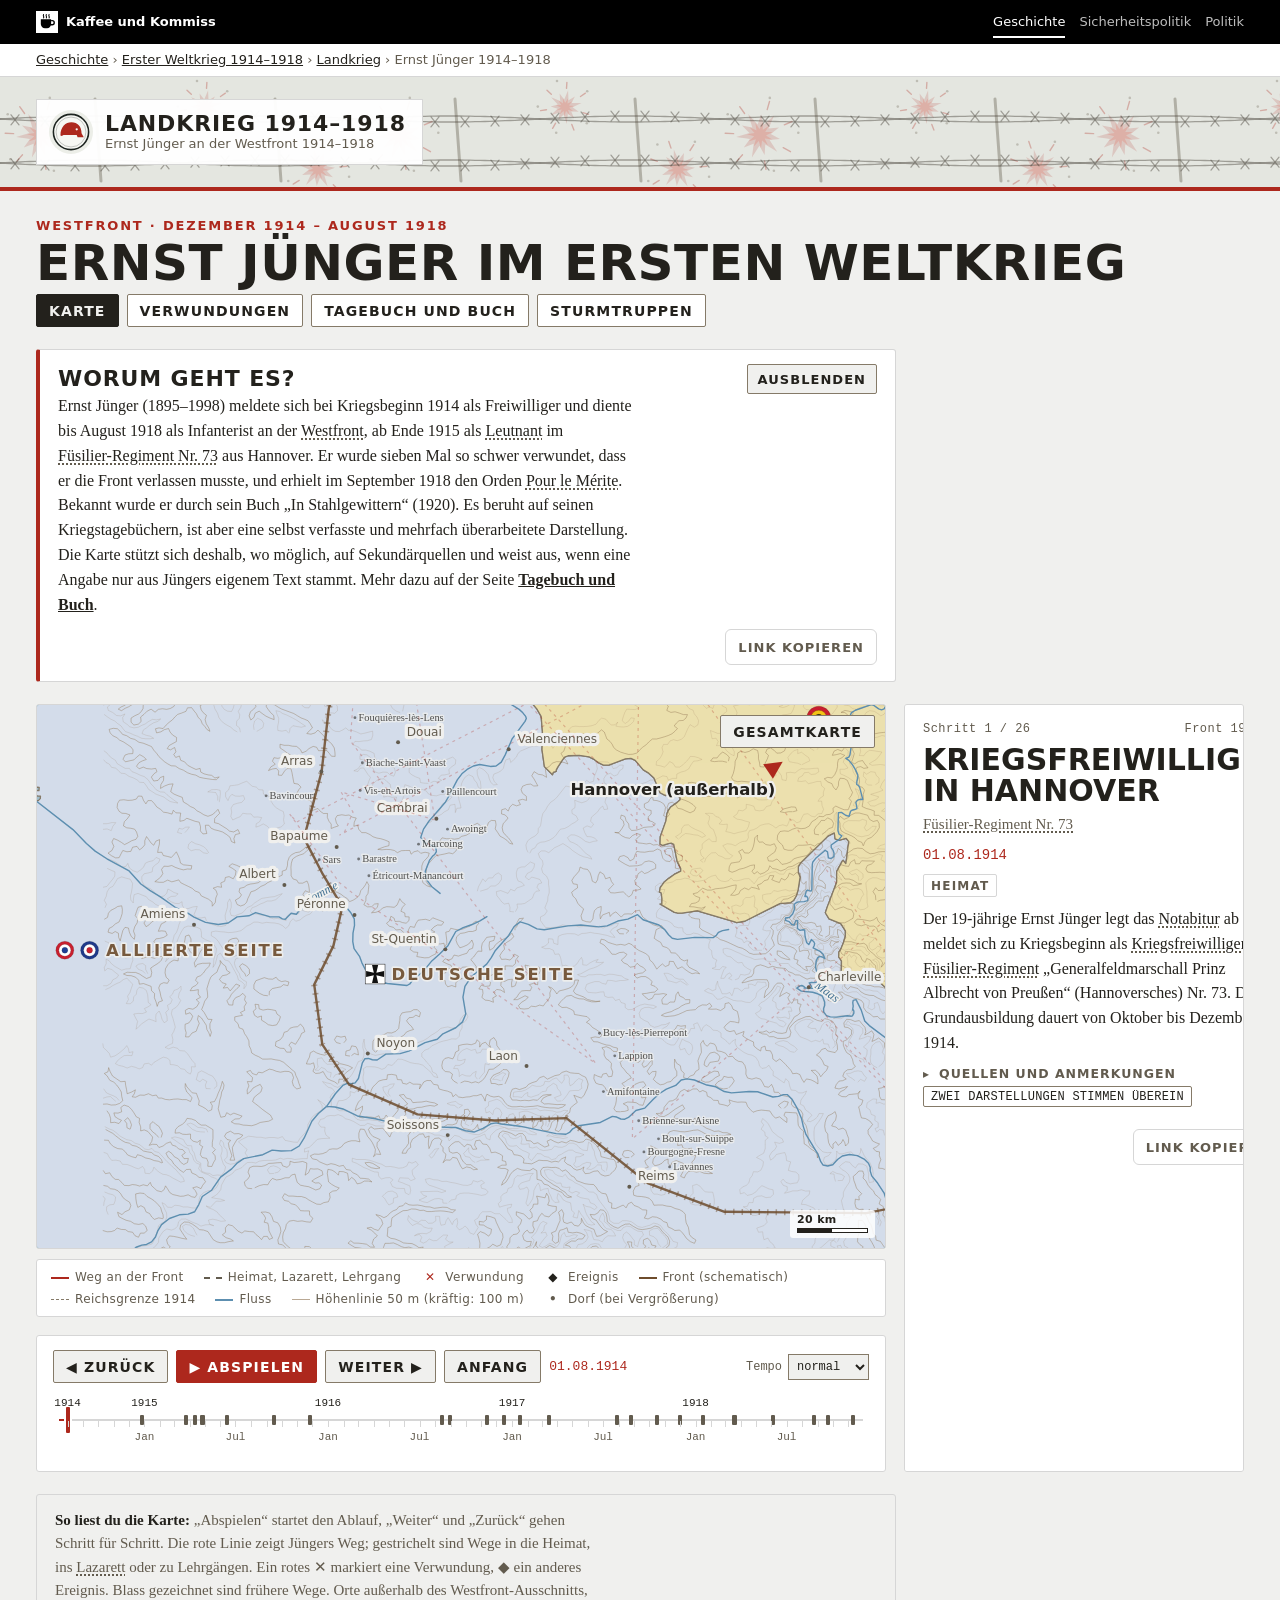
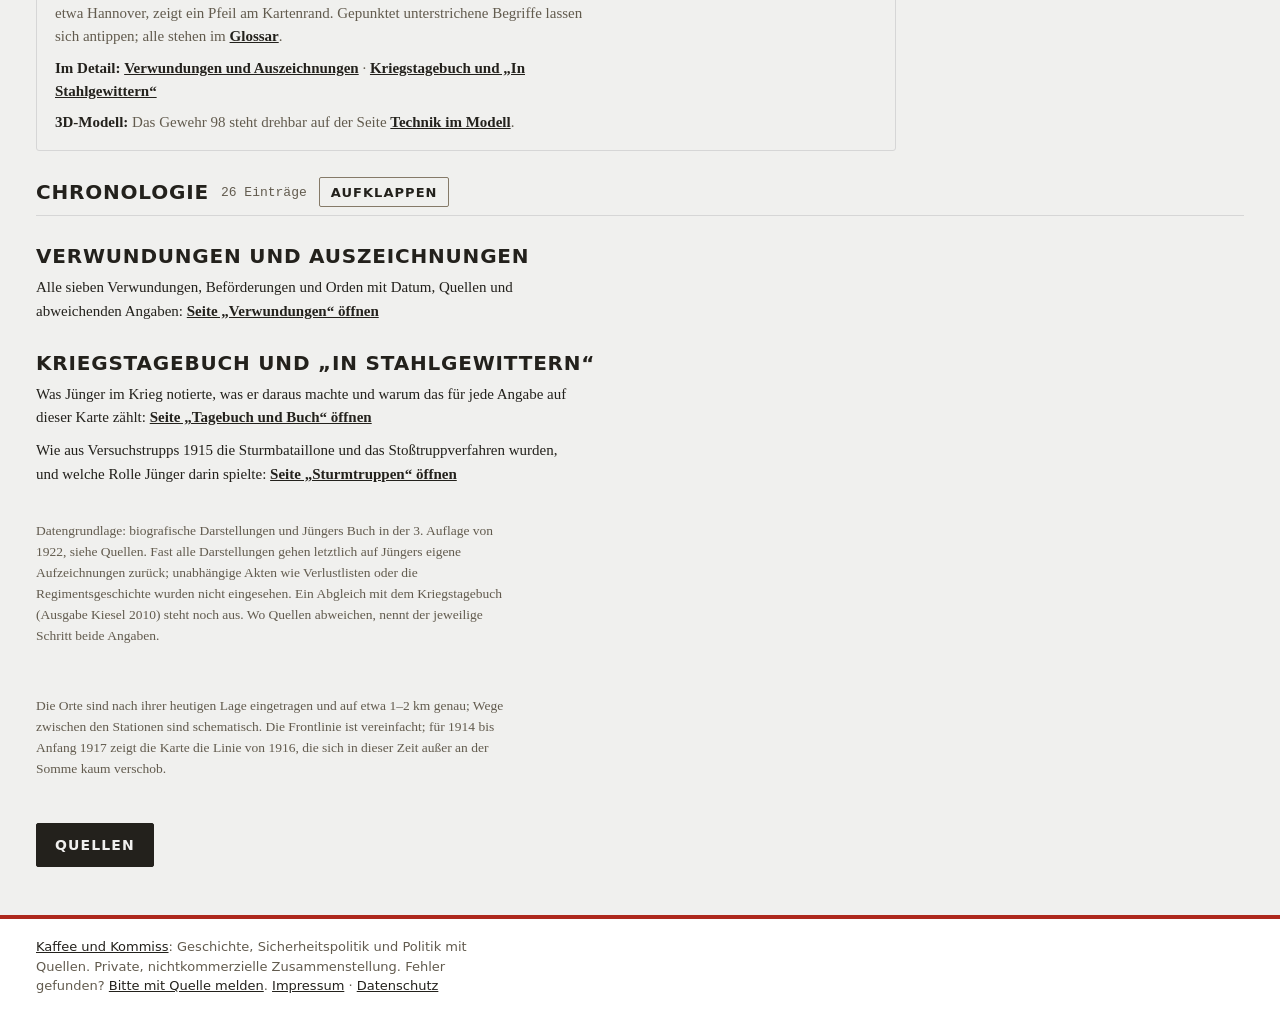
<file: index.html>
<!doctype html>
<html lang="de" class="kk-b-gesch kk-breit">
<head>
<meta charset="utf-8">
<meta name="viewport" content="width=device-width, initial-scale=1, viewport-fit=cover">
<meta name="description" content="Animierte Karte vom Weg Ernst Jüngers an der Westfront 1914–1918: Stationen, Verwundungen und Auszeichnungen, je Schritt mit Quellen und Belegstand.">
<link rel="canonical" href="https://kaffeeundkommiss.github.io/Stahlgewitter/">
<meta property="og:type" content="website">
<meta property="og:locale" content="de_DE">
<meta property="og:site_name" content="Erster Weltkrieg">
<meta property="og:title" content="Ernst Jünger im Ersten Weltkrieg">
<meta property="og:description" content="Animierte Karte vom Weg Ernst Jüngers an der Westfront 1914–1918: Stationen, Verwundungen und Auszeichnungen, je Schritt mit Quellen und Belegstand.">
<meta property="og:url" content="https://kaffeeundkommiss.github.io/Stahlgewitter/">
<!-- Vorschau für Linkvorschauen, erzeugt mit werkzeuge/vorschau.js -->
<meta property="og:image" content="https://kaffeeundkommiss.github.io/Stahlgewitter/vorschau/karte.jpg?v=8d69a0f9">
<meta property="og:image:width" content="1200">
<meta property="og:image:height" content="630">
<meta property="og:image:alt" content="Ernst Jünger im Ersten Weltkrieg: Erster Weltkrieg">
<meta name="twitter:card" content="summary_large_image">
<meta name="twitter:image" content="https://kaffeeundkommiss.github.io/Stahlgewitter/vorschau/karte.jpg?v=8d69a0f9">
<meta name="theme-color" content="#23211C" media="(prefers-color-scheme: light)">
<meta name="theme-color" content="#12110E" media="(prefers-color-scheme: dark)">
<meta name="apple-mobile-web-app-capable" content="yes">
<meta name="mobile-web-app-capable" content="yes">
<meta name="apple-mobile-web-app-title" content="Jünger 1914–18">
<meta name="apple-mobile-web-app-status-bar-style" content="default">
<link rel="icon" href="icons/favicon.svg" type="image/svg+xml">
<link rel="icon" href="icons/favicon-32.png" sizes="32x32" type="image/png">
<link rel="apple-touch-icon" sizes="180x180" href="icons/apple-touch-icon.png">
<link rel="manifest" href="manifest.webmanifest">
<link rel="stylesheet" href="site.css">
<style>
/* Grundgerüst, das auf claude.ai die Artefakt-Hülle liefert */
:root { color-scheme: light; padding-top: env(safe-area-inset-top, 0px); padding-bottom: env(safe-area-inset-bottom, 0px) }
body { margin: 0; font: 14px system-ui, -apple-system, sans-serif }
img { max-width: 100% }
[hidden] { display: none !important }
</style>
<title>Ernst Jünger 1914–1918</title>
<link rel="stylesheet" href="https://kaffeeundkommiss.github.io/schriften/schriften.css">
<link rel="stylesheet" href="basis.css">
<style>
/* Layout: Karte als Hauptfläche, Detailspalte rechts (mobil darunter), Zeitleiste mit echter Datumsskala, darunter Stationsliste */
:root {
  --paper: #eceee8; --panel: #f6f7f3; --ink: #1d2420; --muted: #5d6861; --rule: #c3c9c1;
  --sea: #9fbdcb; --land-fr: #d3dcea; --land-be: #ece0ae; --land-uk: #ead2cf; --land-nl: #f2d6b8; --land-lu: #dcd2e8; --land-de: #c7c1b6;
  --border: #6f7a72; --j4: #2a5d91; --j6: #3f7a2e; --j10: #b07d0a; --j11: #7a3d8f; --red: #ad281d; --red-soft: rgba(173,40,29,.16); --front: #6e4c2c; --grat: rgba(29,36,32,.07);
  --f-display: "Barlow Condensed", "Arial Narrow", system-ui, sans-serif;
  --f-body: "Source Serif 4", Georgia, "Times New Roman", serif;
  --f-mono: "IBM Plex Mono", ui-monospace, Menlo, Consolas, monospace;
}
@media (prefers-color-scheme: dark) { :root:not([data-theme="light"]) {
  --paper: #121614; --panel: #181d1a; --ink: #e2e6e1; --muted: #98a39b; --rule: #313a35;
  --sea: #0e1518; --land-fr: #1f2b3c; --land-be: #3a3419; --land-uk: #3d2626; --land-nl: #40301c; --land-lu: #2e2840; --land-de: #3a3834;
  --border: #7d8a82; --j4: #6fa3e0; --j6: #7dbb5f; --j10: #e0b33c; --j11: #c08ad6; --red: #e4533f; --red-soft: rgba(228,83,63,.2); --front: #c29462; --grat: rgba(226,230,225,.05);
  color-scheme: dark } }
:root[data-theme="dark"] {
  --paper: #121614; --panel: #181d1a; --ink: #e2e6e1; --muted: #98a39b; --rule: #313a35;
  --sea: #0e1518; --land-fr: #1f2b3c; --land-be: #3a3419; --land-uk: #3d2626; --land-nl: #40301c; --land-lu: #2e2840; --land-de: #3a3834;
  --border: #7d8a82; --j4: #6fa3e0; --j6: #7dbb5f; --j10: #e0b33c; --j11: #c08ad6; --red: #e4533f; --red-soft: rgba(228,83,63,.2); --front: #c29462; --grat: rgba(226,230,225,.05);
  color-scheme: dark }

* { box-sizing: border-box }
body { background: var(--paper); color: var(--ink); font: 400 16px/1.55 var(--f-body); }
.wrap { max-width: 1240px; margin: 0 auto; padding-block: 28px 48px;
  padding-left: max(16px, env(safe-area-inset-left, 0px)); padding-right: max(16px, env(safe-area-inset-right, 0px));
  display: grid; grid-template-columns: minmax(0, 1fr); gap: 22px; }
.wrap > * { min-width: 0 }
header { display: grid; gap: 6px }
.brand { display: flex; align-items: center; gap: 16px }
.brand-text { display: grid; gap: 6px; min-width: 0 }
nav.pages { display: flex; gap: 8px; flex-wrap: wrap }
nav.pages a { font: 600 14px/1 var(--f-display); letter-spacing: .08em; text-transform: uppercase; color: var(--ink); text-decoration: none;
  border: 1px solid var(--border); border-radius: 2px; padding: 9px 12px 8px; background: var(--panel) }
nav.pages a[aria-current="page"] { background: var(--ink); color: var(--paper); border-color: var(--ink) }
nav.pages a:focus-visible { outline: 2px solid var(--red); outline-offset: 2px }
.more { margin: 0; font-size: 15px } .more a { color: var(--ink); font-weight: 600 }
.logo { width: 76px; height: 76px; flex: none }
.logo-ring { fill: var(--panel); stroke: var(--ink); stroke-width: 3 }
.logo-inner { fill: none; stroke: var(--ink); stroke-width: 1; opacity: .5 }
.logo-plane { fill: var(--red) }
.logo-text { fill: var(--ink); font: 700 12.5px var(--f-display); letter-spacing: .16em }
@media (max-width: 560px) { .logo { width: 56px; height: 56px } .brand { gap: 12px } }
.eyebrow { font: 600 13px/1 var(--f-display); letter-spacing: .14em; text-transform: uppercase; color: var(--red) }
h1, .h1 { font: 700 clamp(30px, 5vw, 50px)/1 var(--f-display); letter-spacing: .01em; margin: 0; text-wrap: balance; text-transform: uppercase }
.lede { margin: 4px 0 0; max-width: 68ch; color: var(--muted) }
.intro { background: var(--panel); border: 1px solid var(--rule); border-left: 4px solid var(--red); border-radius: 3px; padding: 14px 18px 16px; display: grid; gap: 8px; max-width: 860px }
.intro h2 { font: 700 22px/1 var(--f-display); text-transform: uppercase; letter-spacing: .04em; margin: 0 }
.intro > summary { list-style: none; cursor: pointer; display: flex; align-items: center; justify-content: space-between; gap: 12px }
.intro > summary::-webkit-details-marker { display: none }
.intro > summary:focus-visible { outline: 2px solid var(--red); outline-offset: 2px }
.intro .tgl { font: 600 13px/1 var(--f-display); letter-spacing: .08em; text-transform: uppercase; border: 1px solid var(--border); border-radius: 2px; padding: 8px 10px 7px; background: var(--paper) }
.intro .tgl .op, .intro:not([open]) .tgl .cl { display: none } .intro:not([open]) .tgl .op { display: inline }
.intro:not([open]) { padding-bottom: 14px }
.intro p { margin: 0 } .intro .how { font-size: 15px; color: var(--muted) } .intro .how b { color: var(--ink); font-weight: 600 } .intro a { color: var(--ink); font-weight: 600 }
.hinweise { border: 1px solid var(--rule); border-radius: 3px; padding: 14px 18px 16px; display: grid; gap: 8px; max-width: 860px }
.hinweise p { margin: 0; font-size: 15px; color: var(--muted) } .hinweise b { color: var(--ink); font-weight: 600 } .hinweise a { color: var(--ink); font-weight: 600 }
.side-label { font-family: var(--f-display); font-weight: 700; letter-spacing: .12em; text-transform: uppercase; fill: var(--front); paint-order: stroke; stroke: var(--paper); stroke-linejoin: round; pointer-events: none; transition: opacity .3s }
.side-ic { pointer-events: none; transition: opacity .3s; opacity: 0 }
.legend-m { display: none }

/* Zeitleiste fest unter der Karte; der Schrittbereich steht rechts daneben und darf länger sein, ohne die Zeitleiste zu verschieben */
.stage { display: grid; grid-template-columns: minmax(0, 1fr) 340px; grid-template-rows: auto auto 1fr; gap: 18px; align-items: start }
.stage > .map { grid-column: 1; grid-row: 1 }
.stage > .legend-bar { grid-column: 1; grid-row: 2 }
.stage > .controls { grid-column: 1; grid-row: 3 }
/* Feste Höhe des Schrittbereichs: längere Texte scrollen darin, damit nichts darunter springt */
.stage > .panel { grid-column: 2; grid-row: 1 / span 3; align-self: stretch; contain: size; overflow-y: auto; overscroll-behavior: contain; align-content: start }
@media (max-width: 900px) { .stage { grid-template-columns: minmax(0, 1fr); grid-template-rows: none }
  .stage > .map, .stage > .legend-bar, .stage > .controls, .stage > .panel { grid-column: 1; grid-row: auto }
  .stage > .panel { align-self: start; height: 400px } }

.map { position: relative; background: var(--sea); border: 1px solid var(--rule); border-radius: 3px; overflow: hidden }
.map svg { display: block; width: 100%; height: auto; aspect-ratio: 1000 / 640; max-width: 100%; touch-action: manipulation }
@media (max-width: 640px) { .map svg { aspect-ratio: 1 / 1 } }
.c-250 { fill: var(--land-fr) } .c-056 { fill: var(--land-be) } .c-826 { fill: var(--land-uk) } .c-528 { fill: var(--land-nl) } .c-442 { fill: var(--land-lu) } .c-276 { fill: var(--land-de) }
.country { stroke: var(--border); stroke-width: 1.3; vector-effect: non-scaling-stroke; stroke-linejoin: round }
.al { fill: var(--land-de); stroke: var(--land-de); stroke-width: .6; vector-effect: non-scaling-stroke }
.alline { fill: none; stroke: var(--border); stroke-width: 1.3; stroke-dasharray: 5 3; vector-effect: non-scaling-stroke }
.grat { fill: none; stroke: var(--grat); stroke-width: 1; vector-effect: non-scaling-stroke }
.front { fill: none; stroke: var(--front); stroke-width: 2.4; vector-effect: non-scaling-stroke; transition: opacity .7s; opacity: 0; stroke-linejoin: round }
.front.on { opacity: .85 }
.front-teeth { fill: none; stroke: var(--front); stroke-width: 6; stroke-dasharray: 1.5 7; vector-effect: non-scaling-stroke; opacity: 0; transition: opacity .7s }
.front-teeth.on { opacity: .45 }
.cont-minor, .cont-major { fill: none; stroke: #8a6f4e; vector-effect: non-scaling-stroke; stroke-linejoin: round }
.cont-minor { stroke-opacity: .28; stroke-width: .6 } .cont-major { stroke-opacity: .45; stroke-width: .9 }
.river-l { fill: none; stroke: #5d8fb0; stroke-width: 1.4; vector-effect: non-scaling-stroke; stroke-linejoin: round; stroke-linecap: round }
.riv-lab { fill: #3f6f91; font-family: var(--f-body); font-style: italic; paint-order: stroke; stroke: var(--paper); stroke-linejoin: round }
.vil circle { fill: var(--ink); opacity: .55 } .vil text { fill: var(--ink); opacity: .75; font-family: var(--f-body); paint-order: stroke; stroke: var(--paper); stroke-linejoin: round }
#villages { transition: opacity .4s }
.city circle { fill: var(--muted) }
.city text, .clabel { fill: var(--muted); font-family: var(--f-display); paint-order: stroke; stroke: var(--paper); stroke-width: 3px; stroke-linejoin: round }
.clabel { fill: var(--ink); opacity: .62; letter-spacing: .2em; font-weight: 700; stroke: none }
.emb { pointer-events: auto }
.emb-ring { stroke: rgba(0,0,0,.35); stroke-width: .4 }
.route-all { fill: none; stroke: var(--red); stroke-opacity: .28; stroke-width: 1.2; stroke-dasharray: 3 4; vector-effect: non-scaling-stroke }
.route-done { fill: none; stroke: var(--red); stroke-width: 2.6; vector-effect: non-scaling-stroke; stroke-linecap: round; stroke-linejoin: round }
.trk path { fill: none; stroke: var(--c); vector-effect: non-scaling-stroke; stroke-linecap: round; stroke-linejoin: round }
.trk-solid { stroke-width: 2.2 } .trk-dash { stroke-width: 2; stroke-dasharray: 5 4 }
.trk-jg .trk-solid { stroke-width: 2.8 }
.trk path.trk-old { stroke-opacity: .28; stroke-width: 1.6 }
.trk-dot { fill: var(--c); stroke: var(--paper); stroke-width: 1.2; vector-effect: non-scaling-stroke; cursor: pointer }
.trk-plane { fill: var(--c); stroke: var(--paper); stroke-width: .9; paint-order: stroke; stroke-linejoin: round; cursor: pointer }
#cur { transition: none }
.trk { transition: opacity .6s } .trk.merged { opacity: .45 }
.mk { opacity: 0; transition: opacity .4s; cursor: pointer } .mk.on { opacity: 1 }
.mk-wnd .mk-x { stroke: var(--red); stroke-width: 2.4 }
.mk-x.mk-d { fill: var(--ink); stroke: var(--paper); stroke-width: 1; vector-effect: non-scaling-stroke }
.mk-x { stroke: var(--ink); stroke-width: 1.8; vector-effect: non-scaling-stroke; fill: none }
.mk-sym { fill: var(--ink); font-family: var(--f-body); font-weight: 600; paint-order: stroke; stroke: var(--paper); stroke-width: 3px; stroke-linejoin: round }
.ev-label { fill: var(--ink); font-family: var(--f-display); font-weight: 600; paint-order: stroke; stroke: var(--paper); stroke-linejoin: round }
.off-arrow { fill: var(--red) }
.off-label { font-family: var(--f-display); font-weight: 700; fill: var(--ink); paint-order: stroke; stroke: var(--paper); stroke-linejoin: round }
.cur-ring { fill: var(--red-soft); stroke: var(--red); stroke-width: 1.2; vector-effect: non-scaling-stroke }
.cur-label { font-family: var(--f-display); font-weight: 700; fill: var(--ink); paint-order: stroke; stroke: var(--paper); stroke-linejoin: round }
@keyframes pulse { 0% { transform: scale(.6); opacity: .9 } 100% { transform: scale(1.8); opacity: 0 } }
.pulse { transform-box: fill-box; transform-origin: center; animation: pulse 2s ease-out infinite; fill: none; stroke: var(--red); vector-effect: non-scaling-stroke; stroke-width: 1.5 }

.legend { position: absolute; left: 10px; bottom: 10px; background: color-mix(in srgb, var(--panel) 88%, transparent); border: 1px solid var(--rule);
  border-radius: 3px; padding: 7px 10px; font: 500 12px/1.5 var(--f-display); letter-spacing: .03em; display: grid; gap: 2px; color: var(--muted) }
.legend i { display: inline-block; width: 18px; height: 0; vertical-align: middle; margin-right: 6px; border-top: 2.5px solid var(--red) }
.legend i.f { border-top-color: var(--front) } .legend i.u { border-top-color: var(--c) } .legend span { white-space: nowrap } .legend .lp { display: inline-block; width: 18px; height: 14px; vertical-align: middle; margin-right: 6px } .legend i.d { border-top: 2px dashed var(--muted) } .legend i.b { border-top: 1.5px dashed var(--border) }
.legend .x.w { color: var(--red) }
.legend i.r { border-top: 2px solid #5d8fb0 } .legend i.h { border-top: 1.5px solid rgba(138,111,78,.6) } .legend .x.v { color: var(--muted) }
.legend .x { display: inline-block; width: 18px; margin-right: 6px; text-align: center; color: var(--ink); font-weight: 700 }
.legend .k { font-family: var(--f-body); font-weight: 700; font-size: 14px; line-height: 1 }
.legend i.sw { height: 10px; width: 12px; border: 1px solid var(--border) }
.legend { grid-template-columns: auto auto; column-gap: 14px }
@media (max-width: 560px) { .legend { position: static; border: 0; border-top: 1px solid var(--rule); border-radius: 0; grid-template-columns: 1fr 1fr } }
.mapbtn { position: absolute; right: 10px; top: 10px; }
/* Maßstabsleiste: Länge folgt der Vergrößerung (draw) */
.massstab { position: absolute; right: 10px; bottom: 10px; pointer-events: none; font: 600 11px/1 var(--f-display); letter-spacing: .03em; color: var(--ink);
  background: color-mix(in srgb, var(--panel) 85%, transparent); padding: 4px 7px 5px; border-radius: 3px }
.massstab .ms-bar { display: block; height: 5px; margin-top: 3px; border: 1px solid var(--ink); background: linear-gradient(90deg, var(--ink) 50%, var(--panel) 50%) }
.legend.legend-bar { position: static; display: flex; flex-wrap: wrap; gap: 4px 20px; padding: 8px 14px; background: var(--panel); margin-top: -8px }

.panel { background: var(--panel); border: 1px solid var(--rule); border-radius: 3px; padding: 18px 18px 16px; display: grid; gap: 10px; min-width: 0 }
.count { font: 500 12px/1 var(--f-mono); color: var(--muted); letter-spacing: .04em; display: flex; justify-content: space-between }
.panel h2 { font: 700 30px/1.02 var(--f-display); margin: 0; text-transform: uppercase; text-wrap: balance }
.sub { color: var(--muted); font-size: 15px; margin-top: -4px }
.dates { font: 500 14px/1.3 var(--f-mono); color: var(--red); font-variant-numeric: tabular-nums }
.chip { display: inline-block; font: 600 12px/1 var(--f-display); letter-spacing: .1em; text-transform: uppercase; border: 1px solid var(--rule); padding: 5px 7px 4px; border-radius: 2px; color: var(--muted) }
.panel p { margin: 0 }
.panel h2.kia-t, .kia-t { color: var(--red) }
.uchip { display: inline-block; font: 600 12px/1 var(--f-display); letter-spacing: .06em; text-transform: uppercase; padding: 4px 7px 3px 6px; border-radius: 2px;
  border: 1px solid var(--rule); border-left: 4px solid var(--c); color: var(--ink); white-space: nowrap }
#pUnits { display: flex; flex-wrap: wrap; gap: 6px }
#pPersons { display: grid; gap: 8px; border-top: 1px solid var(--rule); padding-top: 10px }
.pp { font-size: 14.5px; display: grid; gap: 4px; justify-items: start } .pp .chips { display: flex; flex-wrap: wrap; gap: 5px } .pp b { font-weight: 600 } .pp span { color: var(--muted) }
.pp.is-kia b, .person.is-kia > b { color: var(--red) }
.persons { display: grid; gap: 10px }
.person-grid { display: grid; grid-template-columns: repeat(auto-fill, minmax(250px, 1fr)); gap: 14px 22px }
.person { display: grid; gap: 4px; align-content: start; font-size: 14.5px; padding: 10px 12px; border: 1px solid var(--rule); border-radius: 3px; background: var(--panel); min-width: 0 }
.person[role="button"] { cursor: pointer } .person[role="button"]:hover { border-color: var(--border) }
.person:focus-visible { outline: 2px solid var(--red); outline-offset: 2px }
.person > b { font: 700 17px/1.2 var(--f-display); letter-spacing: .03em; text-transform: uppercase }
.person .chips { display: flex; flex-wrap: wrap; gap: 5px }
.person span { color: var(--muted) } .person .fate { color: var(--ink) }
.person.is-kia { border-left: 3px solid var(--red) }
.tod { font-size: 14px; color: var(--muted) } .tod b { color: var(--ink); font-weight: 600 }
.tod-k b, .tod-s b { color: var(--red) }
table.others { min-width: 0 } table.others tr { cursor: default } table.others tr:hover td { background: none }
@media (max-width: 600px) { table.others tr { grid-template-columns: 1fr } table.others td:first-child { padding-top: 4px } }
.event { border-top: 1px solid var(--rule); padding-top: 9px; font-size: 15px }
.event b { font-family: var(--f-mono); font-weight: 500; font-size: 13px; color: var(--ink); display: block }
.note { font-size: 13.5px; color: var(--muted); font-style: italic }

.controls { display: grid; gap: 10px; background: var(--panel); border: 1px solid var(--rule); border-radius: 3px; padding: 14px 16px 12px }
.btns { display: flex; gap: 8px; align-items: center; flex-wrap: wrap }
.btns-main, .btns-sub { display: flex; gap: 8px; align-items: center }
.btns-sub { flex: 1 1 auto }
button { font: 600 14px/1 var(--f-display); letter-spacing: .08em; text-transform: uppercase; color: var(--ink); background: var(--paper);
  border: 1px solid var(--border); border-radius: 2px; padding: 9px 12px 8px; cursor: pointer }
button:hover { border-color: var(--ink) }
button:focus-visible { outline: 2px solid var(--red); outline-offset: 2px }
button.primary { background: var(--red); border-color: var(--red); color: #fff; min-width: 108px }
.speed { margin-left: auto; font: 500 12px var(--f-mono); color: var(--muted); display: flex; gap: 6px; align-items: center }
@media (max-width: 640px) {
  /* Handy: Karte, direkt darunter Zurück/Abspielen/Weiter, dann der Schritttext; Datum, Tempo, Zeitleiste und Legende folgen danach */
  .stage { display: flex; flex-direction: column; gap: 10px; align-items: stretch }
  .stage > .map { order: 1 } .stage > .controls { display: contents } .controls > .btns { display: contents }
  .btns-main { order: 2; display: grid; grid-template-columns: 1fr 1.25fr 1fr; gap: 8px }
  .stage > .panel { order: 3; height: auto; contain: none; overflow: visible }
  .btns-sub { order: 4; display: grid; grid-template-columns: 1fr 1fr 1fr; gap: 8px; align-items: center; margin-top: 6px }
  .controls > .ruler { order: 5; margin: 0 10px }
  .legend-m { order: 6; display: block; background: var(--panel); border: 1px solid var(--rule); border-radius: 3px; padding: 10px 14px }
  .legend-m > summary { cursor: pointer; font: 600 14px/1.2 var(--f-display); letter-spacing: .08em; text-transform: uppercase; min-height: 28px; display: flex; align-items: center }
  .legend-m .legend { position: static; border: 0; background: none; padding: 8px 0 0; grid-template-columns: 1fr 1fr }
  .stage > .legend-bar { display: none }
  .btns-main button, .btns-sub button { min-height: 44px; padding-inline: 4px; white-space: nowrap; letter-spacing: .04em; font-size: 13px }
  .btns { display: grid; grid-template-columns: 1fr 1fr 1fr; }
  .btns button { min-height: 44px; padding-inline: 4px; white-space: nowrap; letter-spacing: .04em; font-size: 13px }
  #reset { grid-column: 1 } .nowdate { grid-column: 2; text-align: center } .speed { grid-column: 3; margin-left: 0; justify-content: flex-end }
  .speed select { min-height: 40px }
  .ruler .tick { width: 10px; margin-left: -5px; height: 26px; top: 10px }
  .ruler .tick::after { left: 3px; top: 8px }
  .panel h2 { font-size: 26px }
  .mapbtn { padding: 8px 10px 7px; font-size: 13px }
}
.speed select { font: inherit; color: var(--ink); background: var(--paper); border: 1px solid var(--border); padding: 4px }

.ruler { position: relative; height: 62px; margin: 4px 6px 0 }
.ruler .axis { position: absolute; left: 0; right: 0; top: 22px; height: 2px; background: var(--rule) }
.ruler .prog { position: absolute; left: 0; top: 22px; height: 2px; background: var(--red) }
.ruler .playhead { position: absolute; top: 10px; width: 4px; height: 26px; margin-left: -2px; background: var(--red); border-radius: 1px; pointer-events: none; box-shadow: 0 0 0 2px var(--panel) }
.nowdate { font: 500 13px var(--f-mono); color: var(--red); font-variant-numeric: tabular-nums; min-width: 9.5ch }
.ruler .tick { position: absolute; top: 14px; width: 8px; height: 18px; margin-left: -4px; padding: 0; border: 0; background: none; cursor: pointer }
.ruler .tick::after { content: ""; position: absolute; left: 2px; top: 4px; width: 4px; height: 10px; background: var(--muted); border-radius: 1px }
.ruler .tick.visited::after { background: var(--red) }
.ruler .month { position: absolute; top: 34px; font: 500 11px var(--f-mono); color: var(--muted); transform: translateX(-50%); white-space: nowrap }
.ruler .month.y { color: var(--ink); top: 0 }
.ruler .mt { position: absolute; top: 24px; width: 1px; height: 6px; background: var(--rule) }

.list { overflow-x: auto }
@media (max-width: 600px) {
  table { min-width: 0 } thead { display: none }
  tr { display: grid; grid-template-columns: 2.4em minmax(0, 1fr); border-bottom: 1px solid var(--rule); padding: 8px 0 }
  .list td { border: 0; padding: 1px 6px } .list td.n { grid-row: span 3; padding-top: 3px }
  .list td:last-child { padding-top: 4px }
}
table { border-collapse: collapse; width: 100%; min-width: 620px; font-size: 15px }
th { font: 600 12px/1 var(--f-display); letter-spacing: .12em; text-transform: uppercase; color: var(--muted); text-align: left; padding: 8px 10px; border-bottom: 1.5px solid var(--ink) }
td { padding: 8px 10px; border-bottom: 1px solid var(--rule); vertical-align: top }
td.n, td.d { font: 400 13px/1.5 var(--f-mono); font-variant-numeric: tabular-nums; white-space: nowrap; color: var(--muted) }
tr { cursor: pointer } tr:hover td { background: var(--red-soft) }
tr.cur td { background: var(--red-soft) } tr.cur td.n { color: var(--red); font-weight: 500 }
td b { font-weight: 600 }
h3 { font: 700 20px/1 var(--f-display); text-transform: uppercase; letter-spacing: .04em; margin: 8px 0 0 }
.chron > summary { display: flex; align-items: baseline; gap: 12px; cursor: pointer; list-style: none; padding: 4px 0 8px; border-bottom: 1px solid var(--rule) }
.chron > summary::-webkit-details-marker { display: none }
.chron > summary h3 { margin: 0 }
.chron > summary .cnt { font: 500 13px/1 var(--f-mono); color: var(--muted) }
.chron > summary { align-items: center; flex-wrap: wrap }
.chron > summary .tgl { font: 600 13px/1 var(--f-display); letter-spacing: .08em; text-transform: uppercase; color: var(--ink); background: var(--paper);
  border: 1px solid var(--border); border-radius: 2px; padding: 8px 11px 7px }
.chron > summary:hover .tgl { border-color: var(--ink) }
.chron .tgl .cl, .chron[open] .tgl .op { display: none } .chron[open] .tgl .cl { display: inline }
.chron > summary:hover h3, .chron > summary:focus-visible h3 { color: var(--red) }
.chron > summary:focus-visible { outline: 2px solid var(--red); outline-offset: 2px }
.insignia { display: grid; gap: 10px }
.ins-grid { display: grid; grid-template-columns: repeat(auto-fill, minmax(260px, 1fr)); gap: 12px 22px }
.ins { display: flex; gap: 12px; align-items: flex-start; font-size: 14.5px; min-width: 0 }
.ins svg { width: 40px; height: 40px; flex: none }
.ins b { display: block; font: 600 15px/1.3 var(--f-display); letter-spacing: .06em; text-transform: uppercase }
.ins span { color: var(--muted) }
.sources { font-size: 13.5px; color: var(--muted); max-width: 36em }
.sources a { color: var(--ink) }
.src { font-size: 13.5px; color: var(--muted); display: grid; gap: 6px; border-top: 1px solid var(--rule); padding-top: 9px }
.src a { color: var(--ink) } .src .refs { line-height: 1.45; display: grid; gap: 3px }
.bel { justify-self: start; font: 500 12px/1 var(--f-mono); letter-spacing: .02em; padding: 4px 7px 3px; border-radius: 2px; border: 1px solid var(--border); color: var(--ink) }
.bel-1 { border-style: dashed } .bel-x { border-color: var(--red); color: var(--red) }
ol.srclist { font-size: 13.5px; color: var(--muted); max-width: 90ch; margin: 4px 0 0; padding-left: 2.6em; display: grid; gap: 3px }
ol.srclist a { color: var(--ink) } ol.srclist li:target { background: var(--red-soft) }
.spur-label { fill: var(--ink); stroke: var(--paper); paint-order: stroke; stroke-linejoin: round; font-family: var(--f-display) }
@media (prefers-reduced-motion: reduce) { .pulse { animation: none } .front, .mk, .trk { transition: none } }

</style>
<link rel="stylesheet" href="bereich.css">
</head>
<body>
<div class="kk-leiste"><div class="kk-in">
  <a class="kk-haus" href="https://kaffeeundkommiss.github.io/"><img src="kk-tasse.svg" alt="" width="22" height="22"><span>Kaffee und Kommiss</span></a>
  <nav class="kk-bereiche" aria-label="Bereiche"><a href="https://kaffeeundkommiss.github.io/geschichte/" aria-current="true">Geschichte</a><a href="https://kaffeeundkommiss.github.io/sicherheitspolitik/"><span class="kk-lang">Sicherheitspolitik</span><span class="kk-kurz">Sicherheit</span></a><a href="https://kaffeeundkommiss.github.io/politik/">Politik</a></nav>
</div></div>
<nav class="kk-pfad" aria-label="Pfad"><div class="kk-in"><a href="https://kaffeeundkommiss.github.io/geschichte/">Geschichte</a> › <a href="https://kaffeeundkommiss.github.io/geschichte/erster-weltkrieg/">Erster Weltkrieg 1914–1918</a> › <a href="https://kaffeeundkommiss.github.io/geschichte/erster-weltkrieg/landkrieg/">Landkrieg</a> › <span aria-current="page">Ernst Jünger 1914–1918</span></div></nav>
<div class="kk-kopf"><div class="kk-in">
  <a class="kk-schild" href="https://kaffeeundkommiss.github.io/geschichte/erster-weltkrieg/landkrieg/"><img src="icons/favicon.svg" alt="" width="44" height="44"><span><span class="kk-name" style="display:block">Landkrieg 1914–1918</span><span class="kk-unter" style="display:block">Ernst Jünger an der Westfront 1914–1918</span></span></a>
</div></div>
<main class="wrap" id="inhalt">
  <header>
    <div class="brand">
      <svg class="logo" viewBox="-40 -40 80 80" role="img" aria-label="Logo: Stahlhelm im Kreis">
        <circle r="37" class="logo-ring"/>
        <circle r="31.5" class="logo-inner"/>
        <path class="logo-plane" d="M-21,4 C-21,-12 -10,-20 2,-20 C14,-20 21,-11 21,1 L25,9 L13,9 L11,5 L-15,5 L-19,6 Z"/>
        <text y="23.5" text-anchor="middle" class="logo-text">1914–18</text>
      </svg>
      <div class="brand-text">
        <div class="eyebrow">Westfront · Dezember 1914 – August 1918</div>
        <h1>Ernst Jünger im Ersten Weltkrieg</h1>
      </div>
    </div>
    <nav class="pages" aria-label="Seiten">
      <a href="index.html" aria-current="page">Karte</a>
      <a href="verwundungen.html">Verwundungen</a>
      <a href="fassungen.html">Tagebuch und Buch</a>
      <a href="sturmtruppen.html">Sturmtruppen</a>
    </nav>
  </header>

  <details class="intro" id="intro" open>
    <summary><h2>Worum geht es?</h2><span class="tgl" aria-hidden="true"><span class="op">Einblenden</span><span class="cl">Ausblenden</span></span></summary>
    <p>Ernst Jünger (1895–1998) meldete sich bei Kriegsbeginn 1914 als Freiwilliger und diente bis August 1918 als Infanterist an der Westfront, ab Ende 1915 als Leutnant im Füsilier-Regiment Nr. 73 aus Hannover. Er wurde sieben Mal so schwer verwundet, dass er die Front verlassen musste, und erhielt im September 1918 den Orden Pour le Mérite.</p>
    <p>Bekannt wurde er durch sein Buch „In Stahlgewittern“ (1920). Es beruht auf seinen Kriegstagebüchern, ist aber eine selbst verfasste und mehrfach überarbeitete Darstellung. Die Karte stützt sich deshalb, wo möglich, auf Sekundärquellen und weist aus, wenn eine Angabe nur aus Jüngers eigenem Text stammt. Mehr dazu auf der Seite <a href="fassungen.html">Tagebuch und Buch</a>.</p>
  </details>

  <section class="stage">
    <div class="map" id="map">
      <svg id="svg" viewBox="0 0 1000 640" role="img" aria-label="Karte der Westfront mit den Stationen Ernst Jüngers 1914 bis 1918">
        <defs>
          <g id="e-de"><rect x="-11" y="-11" width="22" height="22" fill="#fff" stroke="#000" stroke-width=".5"/><path d="M-3.4,-10 L3.4,-10 L1.4,-1.4 L10,-3.4 L10,3.4 L1.4,1.4 L3.4,10 L-3.4,10 L-1.4,1.4 L-10,3.4 L-10,-3.4 L-1.4,-1.4 Z" fill="#111"/></g>
          <g id="e-fr" class="emb-ring"><circle r="10" fill="#c8202f"/><circle r="6.6" fill="#fff"/><circle r="3.3" fill="#1f3f95"/></g>
          <g id="e-uk" class="emb-ring"><circle r="10" fill="#1f3a8a"/><circle r="6.6" fill="#fff"/><circle r="3.3" fill="#c8202f"/></g>
          <g id="e-be" class="emb-ring"><circle r="10" fill="#c8202f"/><circle r="6.6" fill="#f2c318"/><circle r="3.3" fill="#111"/></g>
          <g id="e-nl" class="emb-ring"><circle r="10" fill="#f07c12"/></g>
          <path id="plane" d="M-11,-3.6 h22 v4.2 h-22 z M-1.8,-8.5 h3.6 v16.5 h-3.6 z M-5.2,5.6 h10.4 v3 h-10.4 z M-3.4,-9.6 h6.8 v1.2 h-6.8 z"/>
        </defs>
        <rect x="-200" y="-200" width="1400" height="1040" fill="var(--sea)"/>
        <path class="grat" id="grat"/>
        <g id="countries"></g>
        <g id="relief" aria-hidden="true"><path class="cont-minor" id="contMinor"/><path class="cont-major" id="contMajor"/></g>
        <path class="river-l" id="riverL"/>
        <g id="rivLabels" aria-hidden="true"></g>
        <g id="villages" aria-hidden="true"></g>
        <path class="al" id="al"/>
        <path class="alline" id="alline"/>
        <g id="clabels"></g>
        <g id="fronts"></g>
        <g id="sides" aria-hidden="true"><g class="side-ic" id="sideDeI"><use href="#e-de"/></g><text class="side-label" id="sideDe"></text><g class="side-ic" id="sideAlI"><use href="#e-fr"/><use href="#e-uk"/></g><text class="side-label" id="sideAl"></text></g>
        <g id="cities"></g>
        <path class="route-all" id="routeAll"/>
        <g id="tracks"></g>
        <g id="events"></g>
        <g id="offmap" aria-hidden="true"><path class="off-arrow" id="offArrow"/><text class="off-label" id="offLabel"></text></g>
        <g id="cur">
          <circle class="pulse" id="pulse" r="9"/>
          <circle class="cur-ring" id="ring" r="7"/>
          <text class="cur-label" id="curLabel"></text>
        </g>
      </svg>
      <div class="massstab" id="massstab" aria-hidden="true"><span class="ms-lab" id="msLab"></span><span class="ms-bar" id="msBar"></span></div>
      <button class="mapbtn" id="zoomBtn" type="button" aria-pressed="true">Gesamtkarte</button>
    </div>

    <div class="legend legend-bar" aria-label="Legende">
      <span><i></i>Weg an der Front</span>
      <span><i class="d"></i>Heimat, Lazarett, Lehrgang</span>
      <span><b class="x w">✕</b>Verwundung</span>
      <span><b class="x">◆</b>Ereignis</span>
      <span><i class="f"></i>Front (schematisch)</span>
      <span><i class="b"></i>Reichsgrenze 1914</span>
      <span><i class="r"></i>Fluss</span>
      <span><i class="h"></i>Höhenlinie 50 m (kräftig: 100 m)</span>
      <span><b class="x v">•</b>Dorf (bei Vergrößerung)</span>
    </div>

    <section class="controls" aria-label="Zeitleiste">
      <div class="btns">
        <div class="btns-main">
          <button type="button" id="prev" aria-label="Vorheriger Schritt">◀ Zurück</button>
          <button type="button" class="primary" id="play">▶ Abspielen</button>
          <button type="button" id="next" aria-label="Nächster Schritt">Weiter ▶</button>
        </div>
        <div class="btns-sub">
          <button type="button" id="reset">Anfang</button>
          <span class="nowdate" id="nowDate" aria-live="off" title="Dargestelltes Datum"></span>
          <label class="speed" for="speedSel">Tempo
            <select id="speedSel"><option value="4200">langsam</option><option value="2800" selected>normal</option><option value="1600">schnell</option></select>
          </label>
        </div>
      </div>
      <div class="ruler" id="ruler"><div class="axis"></div><div class="prog" id="prog"></div><div class="playhead" id="playhead"></div></div>
    </section>

    <section class="panel" id="panel" aria-label="Ausgewählter Schritt" aria-live="polite">
      <div class="count"><span id="pCount"></span><span id="pFront"></span></div>
      <h2 id="pName"></h2>
      <div class="sub" id="pSub"></div>
      <div class="dates" id="pDates"></div>
      <div id="pUnits"></div>
      <p id="pText"></p>
      <div id="pPersons"></div>
      <details class="belege" id="pBel">
        <summary>Quellen und Anmerkungen <span class="bel" id="pBelS"></span></summary>
        <div class="belin">
          <p class="note" id="pNote"></p>
          <div class="src" id="pSrc"></div>
        </div>
      </details>
    </section>
    <details class="legend-m" id="legendM"><summary>Legende</summary></details>
  </section>

  <section class="hinweise" aria-label="Hinweise zur Karte">
    <p class="how"><b>So liest du die Karte:</b> „Abspielen“ startet den Ablauf, „Weiter“ und „Zurück“ gehen Schritt für Schritt. Die rote Linie zeigt Jüngers Weg; gestrichelt sind Wege in die Heimat, ins Lazarett oder zu Lehrgängen. Ein rotes ✕ markiert eine Verwundung, ◆ ein anderes Ereignis. Blass gezeichnet sind frühere Wege. Orte außerhalb des Westfront-Ausschnitts, etwa Hannover, zeigt ein Pfeil am Kartenrand. Gepunktet unterstrichene Begriffe lassen sich antippen; alle stehen im <a href="glossar.html">Glossar</a>.</p>
    <p class="how"><b>Im Detail:</b> <a href="verwundungen.html">Verwundungen und Auszeichnungen</a> · <a href="fassungen.html">Kriegstagebuch und „In Stahlgewittern“</a></p>
    <p class="how"><b>3D-Modell:</b> Das Gewehr 98 steht drehbar auf der Seite <a href="https://kaffeeundkommiss.github.io/geschichte/erster-weltkrieg/technik/">Technik im Modell</a>.</p>
  </section>


  <section>
    <details class="chron" id="chron">
    <summary><h3>Chronologie</h3><span class="cnt"><span id="chronN"></span> Einträge</span><span class="tgl" aria-hidden="true"><span class="op">Aufklappen</span><span class="cl">Zuklappen</span></span></summary>
    <div class="list">
      <table>
        <thead><tr><th>Nr.</th><th>Datum</th><th>Ort / Ereignis</th><th>Abschnitt</th></tr></thead>
        <tbody id="tbody"></tbody>
      </table>
    </div>
    </details>
  </section>

  <section class="persons" aria-labelledby="perH">
    <h3 id="perH">Verwundungen und Auszeichnungen</h3>
    <p class="more">Alle sieben Verwundungen, Beförderungen und Orden mit Datum, Quellen und abweichenden Angaben: <a href="verwundungen.html">Seite „Verwundungen“ öffnen</a></p>
  </section>

  <section class="persons" aria-labelledby="tbH">
    <h3 id="tbH">Kriegstagebuch und „In Stahlgewittern“</h3>
    <p class="more">Was Jünger im Krieg notierte, was er daraus machte und warum das für jede Angabe auf dieser Karte zählt: <a href="fassungen.html">Seite „Tagebuch und Buch“ öffnen</a></p>
    <p class="more">Wie aus Versuchstrupps 1915 die Sturmbataillone und das Stoßtruppverfahren wurden, und welche Rolle Jünger darin spielte: <a href="sturmtruppen.html">Seite „Sturmtruppen“ öffnen</a></p>
  </section>

  <p class="sources">Datengrundlage: biografische Darstellungen und Jüngers Buch in der 3. Auflage von 1922, siehe Quellen. Fast alle Darstellungen gehen letztlich auf Jüngers eigene Aufzeichnungen zurück; unabhängige Akten wie Verlustlisten oder die Regimentsgeschichte wurden nicht eingesehen. Ein Abgleich mit dem Kriegstagebuch (Ausgabe Kiesel 2010) steht noch aus. Wo Quellen abweichen, nennt der jeweilige Schritt beide Angaben.</p>
  <p class="sources">Die Orte sind nach ihrer heutigen Lage eingetragen und auf etwa 1–2 km genau; Wege zwischen den Stationen sind schematisch. Die Frontlinie ist vereinfacht; für 1914 bis Anfang 1917 zeigt die Karte die Linie von 1916, die sich in dieser Zeit außer an der Somme kaum verschob.</p>
  <p class="qnav"><a class="qbtn" href="quellen-karte.html">Quellen</a></p>
</main>

<script src="quellen-karte.js"></script>
<script src="karte-detail.js"></script>
<script>
const MAP = {"W":1000,"H":640,"shapes":[{"id":"250","g":"en","d":"M824.2,501.5L821,507.8L816,523L814.8,525.4L813.9,526.1L809.7,528.7L808.4,528.7L808.4,529L808,529.7L807.2,530.6L807.3,532.5L806.9,533.4L806,534L805.2,534.4L802.2,534.5L800.5,535.1L800.1,536.7L800.2,540L799.4,541.6L798.1,543.2L796.9,545.1L795.2,546L792.3,549.8L790.7,551.7L788.5,552.4L787.3,553.3L782.3,561.5L781.7,567.3L781.8,573.7L783.3,577.3L783.3,578.6L780.3,581.1L779.1,582.7L778.3,584.2L778.4,587.9L777.6,589.5L776.7,590.7L775.9,592.6L775.6,594.7L774.8,599.3L774.9,601.8L775.4,603.9L775.9,606.4L776.8,608.8L776.5,611.2L775.3,614L773.1,615.3L771,616.9L770.2,620.6L770.4,624.3L769.6,627.4L768.3,630.2L760.8,641.1L760,643.3L760.1,646L759.7,647.3L758.9,648.5L758,650.1L757.2,652.8L756.5,656.5L757.1,663.9L762.6,672.9L762.8,678.7L761.9,680.9L758.5,684.3L758.2,686.8L758.3,689.9L758.3,690.8L757.5,692.3L757,693.3L756.2,694.2L755.8,694.8L755.8,695.8L755.8,696.1L755.8,696.7L755.8,697.6L756.8,700.9L756.4,702.8L754.7,703.7L754.3,704.7L752.7,710.5L752.3,713L753.8,719.4L753.9,722.4L753.5,723.7L751.3,725.9L750.9,726.8L751.5,730.8L752,732.6L752.4,733.5L754.2,734.4L754.4,734.6L-74.6,719.7L-67,323.3L-57.8,320.6L-47.8,321.6L1,308.7L4,306.4L7,305.7L11.9,300.7L27.6,289.3L34.3,282L35.6,280.8L36.6,279.3L40,270L44,264.7L48.2,264.6L59.2,270.7L60.4,270.7L61.3,269.8L61.4,268.6L60.1,268.6L59.3,268.2L58.9,267.3L58.2,266L60.7,266.1L60.8,264.6L58.7,264.5L56.2,263.8L54.6,262.2L53.9,260L52.7,257.8L47.9,255.1L47.1,253.5L47.4,247.7L48.6,240.7L51.3,235.9L54.2,236.7L55.9,237.1L55.9,235.9L49.5,230.6L49.6,229.4L52.4,223.4L52.8,214.9L53.6,207.5L57.5,205L54.4,199.9L54.1,197.4L54.2,188.9L53.3,181.2L53.5,177.5L54.1,174.1L56.9,167.2L58.3,164.5L59.3,161.2L58.7,156.9L57,150L57.1,147.6L57.1,146.7L59.7,144.7L61,144.1L63,144.2L65.6,143.4L67.3,141.7L70.8,136.9L74.7,134L96.9,125.3L98.9,126L103.2,123.7L121.3,122.3L141.3,116.7L142.5,115.9L143.4,115.9L150.3,117.1L159.8,115L164.4,113L166.1,111.9L166.1,111.9L167.6,115.9L168.5,123.9L169.6,127.6L173.5,132.4L175.1,134.9L175.4,138.6L174.5,139.8L171.9,142.1L171.1,143.9L173.2,152L172.8,153.2L171.9,155L171.8,155.9L172.2,156.5L173.4,157.2L174.2,157.8L175,160.3L175.4,161.2L176.2,161.6L178.2,162L179,162.3L181.1,162.1L182.3,162.1L183.5,163.1L184.3,164L184.3,165.2L185.1,166.5L189.5,170.9L189.8,172.2L191.3,175.9L191.7,176.8L194.1,178.8L203.1,183.3L203.5,183.7L205.1,184L206.8,182.9L210.3,177.1L212.5,174.8L215.4,173.3L221.2,171.7L230.8,168.9L233.7,169.9L235.3,171.8L237.3,175.2L238.8,178.3L239.9,181.7L241.2,183L242.4,183L244,183.7L244.8,185.2L246.3,189.9L244.6,192.6L245.3,198.1L247.9,208.3L248.1,214.1L248.5,216.3L250.1,218.5L251.7,219.7L256.6,222.6L258.7,223.3L261.6,222.7L266.6,221L268.3,219.9L269.6,219L270.4,218.1L272.1,218.1L273.7,218.5L274.5,219.4L274.5,220.9L273.2,223L274.4,224L281.9,224.2L284.8,224.9L287.2,226.1L289.3,228.6L291.3,232L291.9,239.1L291.7,247.4L292.8,255.1L296.5,258.8L296.9,257.6L297.3,257.6L298.2,257.3L298.2,256.7L299,255.2L301.2,251.9L302.1,250.7L303.7,250.1L308.8,249.9L313.3,250.6L315.8,251.9L317.8,253.4L319.9,254.4L322.4,254.4L330,251.5L332.5,251.3L334.5,252.2L338.2,256.6L340.7,258.1L343.1,260.3L345.9,267.1L348.4,268.4L349.3,267.5L348.9,266.2L348.9,265L350.6,264.4L351.4,264.7L353.1,265.7L354.3,267.2L355.1,268.2L355.1,270.3L353.8,271.5L350.8,273.6L349.6,275.4L349.1,276.6L348.6,280L346,287.3L345.9,290.7L347.2,291.3L349.7,290.4L351,290.2L352.2,290.8L353.8,298.8L354.6,300.3L355.4,301.9L355.4,303.1L352.4,304.6L349.9,306.4L347.7,308.2L346.9,309.4L346,310.6L345.6,312.7L346.4,313L346.8,315.8L346.7,318.6L345.9,318.2L352.5,322L353.8,322.3L355.9,322.4L363,321.3L380.2,326.4L381,326.7L384.8,326.1L400.9,318L405.9,317.5L407.2,316.6L408.5,314.4L409.3,311.7L410.2,305.9L409.8,304.7L409.4,303.7L409.4,302.5L409.4,301L410.3,299.5L423,287L425.9,285.5L426.3,288.3L428,288.9L431.3,288L432.6,289.5L432.1,292.6L431.7,296.3L431.2,299.6L430,298.1L429.6,298.4L427,303.3L427,304.8L427,306.3L427,308.2L422.7,319.5L421.8,322.2L423.5,325L428.9,327.2L431,330.5L431,333L430.5,334.5L430.1,336L429.2,338.2L428.8,339.1L428,340.3L428,341.5L427.9,342.5L429.2,344.3L429.2,345.2L429.1,352L430.4,353.5L433.3,353.8L435.9,353.5L440.9,351.7L443.5,351.7L445.6,353L450.2,357.3L452.3,358.5L456.5,359.8L457.7,361L462.8,368.4L464.4,370.2L466.5,371.7L469.5,372.3L474.6,371.1L477.1,370.8L479.6,373.3L482.2,376L482.6,378.8L482.2,379.4L481.3,380L480.9,382.8L481.3,384.3L481.7,385.2L483.8,385.5L484.7,385.2L485.1,384.3L485.5,383.4L485.9,382.8L486.8,383.1L488.1,383.7L491.9,385.2L492.7,385.8L494,387.1L499.5,397.5L500.3,399L500.3,400.8L499.9,402.7L499.5,404.2L500.3,405.7L502.9,406.6L505.8,404.8L508.8,402.4L510.9,401.4L514.7,402.9L516,403.3L517.7,403.2L518.1,402.3L518.1,401.1L519.8,399.3L522.3,397.7L525.3,398.3L527.8,399.5L530.4,399.8L531.7,399.2L533.3,397.4L534.6,396.4L535.9,396.7L538.4,398.3L539.7,398.6L543.5,403.4L545.7,405.6L548.6,406.8L555.9,408.6L558,411L559.7,415.9L561.8,415.2L572,414.5L573.7,413.9L575,412.1L576.2,411.8L576.6,410.5L576.2,409.6L577,408.4L577.9,408.1L581.3,407.7L580.4,406.2L587.2,405.2L590.6,405.5L593.6,406.7L594,407L599.5,411.2L603,412.7L605.1,413L605.9,413.3L607.2,412.9L609.7,411.4L610.6,410.7L611.8,411L622.9,416.4L624.7,418.2L625.5,419.7L626,421.2L626,422.2L625.6,422.5L626.4,423.7L632.5,429.7L632.9,430.6L632.1,432.2L630,432.2L629.6,434L630.4,436.2L632.2,438.3L640.4,445.8L640.4,446.7L640.4,448.6L640.4,449.2L641.3,449.8L642.6,450.4L643.4,450.7L644.3,454L644.8,454.9L644.8,455.2L644.8,456.8L645.2,457.4L645.7,457.4L647.3,456.1L647.8,456.1L648.7,459.1L648.3,461.3L647.9,463.4L649.2,466.2L650.9,466.8L656.1,466.7L660.8,468.1L662,467.8L664.1,465L663.7,462.2L662.7,459.2L663.6,456.7L664.4,456.4L669.5,457.5L672.9,456.8L674.2,457.1L682,461.2L684.5,461.2L684.2,467.6L686,472.5L688.7,474.6L692,472.4L692.4,471.4L692,470.2L692,469.3L692.8,468.4L693.6,468.3L698,471.6L700.1,472.5L701.9,473.1L712.1,472.8L715.1,474.3L716,474.5L716.8,473.6L718.1,471.1L718.5,470.2L719.7,469.9L722.3,469.5L723.1,468.9L723.5,467.9L724.3,465.2L724.7,464.5L726.8,463.3L727.2,462.9L729.8,462.3L731.9,462.5L732.4,464.3L737.5,464.8L739.7,465.4L740.6,468.1L739.8,468.7L739.4,469L739.4,469.6L741.1,471.4L743.8,475.7L745.6,477.4L748.2,479.2L753.3,480L755.9,481.1L756.8,482.3L758.2,484.4L759,485.3L760.3,485.6L760.8,485.9L762,485.2L763.7,484.9L765,484.2L766.3,484.5L768.9,485.3L770.2,485.6L771.4,484.9L774.4,483.3L775.7,483L785.6,485.7L792.4,484.6L794.5,484.8L813.7,494.3L824.3,496.1L824.2,501.5Z"},{"id":"276","g":"cp","d":"M754.4,734.6L754.2,734.4L752.4,733.5L752,732.6L751.5,730.8L750.9,726.8L751.3,725.9L753.5,723.7L753.9,722.4L753.8,719.4L752.3,713L752.7,710.5L754.3,704.7L754.7,703.7L756.4,702.8L756.8,700.9L755.8,697.6L755.8,696.7L755.8,696.1L755.8,695.8L755.8,694.8L756.2,694.2L757,693.3L757.5,692.3L758.3,690.8L758.3,689.9L758.2,686.8L758.5,684.3L761.9,680.9L762.8,678.7L762.6,672.9L757.1,663.9L756.5,656.5L757.2,652.8L758,650.1L758.9,648.5L759.7,647.3L760.1,646L760,643.3L760.8,641.1L768.3,630.2L769.6,627.4L770.4,624.3L770.2,620.6L771,616.9L773.1,615.3L775.3,614L776.5,611.2L776.8,608.8L775.9,606.4L775.4,603.9L774.9,601.8L774.8,599.3L775.6,594.7L775.9,592.6L776.7,590.7L777.6,589.5L778.4,587.9L778.3,584.2L779.1,582.7L780.3,581.1L783.3,578.6L783.3,577.3L781.8,573.7L781.7,567.3L782.3,561.5L787.3,553.3L788.5,552.4L790.7,551.7L792.3,549.8L795.2,546L796.9,545.1L798.1,543.2L799.4,541.6L800.2,540L800.1,536.7L800.5,535.1L802.2,534.5L805.2,534.4L806,534L806.9,533.4L807.3,532.5L807.2,530.6L808,529.7L808.4,529L808.4,528.7L809.7,528.7L813.9,526.1L814.8,525.4L816,523L821,507.8L824.2,501.5L819.7,735.8ZM824.3,496.1L813.7,494.3L794.5,484.8L792.4,484.6L785.6,485.7L775.7,483L774.4,483.3L771.4,484.9L770.2,485.6L768.9,485.3L766.3,484.5L765,484.2L763.7,484.9L762,485.2L760.8,485.9L760.3,485.6L759,485.3L758.2,484.4L756.8,482.3L755.9,481.1L753.3,480L748.2,479.2L745.6,477.4L743.8,475.7L741.1,471.4L739.4,469.6L739.4,469L739.8,468.7L740.6,468.1L739.7,465.4L737.5,464.8L732.4,464.3L731.9,462.5L729.8,462.3L727.2,462.9L726.8,463.3L724.7,464.5L724.3,465.2L723.5,467.9L723.1,468.9L722.3,469.5L719.7,469.9L718.5,470.2L718.1,471.1L716.8,473.6L716,474.5L715.1,474.3L712.1,472.8L701.9,473.1L700.1,472.5L698,471.6L693.6,468.3L692.8,468.4L692,469.3L692,470.2L692.4,471.4L692,472.4L688.7,474.6L686,472.5L684.2,467.6L684.5,461.2L682,461.2L674.2,457.1L672.9,456.8L669.5,457.5L664.4,456.4L663.6,456.7L662.7,459.2L663.7,462.2L664.1,465L662,467.8L660.8,468.1L656.1,466.7L650.9,466.8L649.2,466.2L647.9,463.4L648.3,461.3L648.7,459.1L647.8,456.1L647.3,456.1L645.7,457.4L645.2,457.4L644.8,456.8L644.8,455.2L644.8,454.9L644.3,454L643.4,450.7L642.6,450.4L641.3,449.8L640.4,449.2L640.4,448.6L640.4,446.7L640.4,445.8L632.2,438.3L630.4,436.2L629.6,434L630,432.2L632.1,432.2L632.9,430.6L632.5,429.7L626.4,423.7L625.6,422.5L626,422.2L626,421.2L625.5,419.7L624.7,418.2L622.9,416.4L611.8,411L610.6,410.7L609.7,411.4L607.2,412.9L605.9,413.3L605.1,413L605.1,411.7L604.6,406.2L605.4,400.4L605.8,398.6L605.7,392.8L606.1,390.9L607.8,388.1L611.1,384.1L611.9,381.6L612.7,380.4L613.2,379.5L613.1,378.3L612.3,377.7L611.9,377.1L611.4,376.5L613.1,374L621.9,368.3L621.5,368L620.6,366.8L621,366.2L621.8,365.9L622.7,366.2L621.8,365L621.4,363.8L621,362.2L620.9,360.7L622.2,359.8L622.2,358.8L621.7,358.2L621.7,357L622.5,353L622.5,352.7L622.5,351.2L622.9,350.9L622.9,351.2L622.1,350.3L621.6,350.3L618.3,349.4L612.4,349.5L610.2,348.9L608.5,347.7L605.1,344.4L603,343.2L602.2,343.2L600.1,344.5L599.2,344.2L599.2,343.5L598.4,341.7L597.9,340.5L597.5,339.6L595.8,338.4L591.6,336.9L589.9,334.8L586,325.6L583.9,322.6L582.7,325.1L581.8,323.2L580.1,318.3L578,315.3L577.5,313.8L577.5,311.6L577.1,308L576.2,306.4L574.9,305.8L576.2,303.7L576.6,303.1L576.2,303.1L575.3,303.1L576.1,297.9L576.5,295.4L577.3,292.7L578.2,291.4L578.6,290.2L578.1,289.3L576.9,288.1L577.3,287.5L577.7,285.3L577.7,284.7L578.9,284.1L581,283.7L581.9,283.1L582.7,281.6L582.7,279.4L582.2,277.3L580.5,275.8L581.8,274.2L584.3,272.4L585.5,270.5L588,269.3L593,268L595.1,265.8L594.2,264.3L594.6,262.5L595.4,260.6L596.7,259.4L597.9,258.4L599.1,258.4L600.8,259L602.1,259.3L605.4,258.7L606.6,257.1L606.6,255.6L606.6,254.7L602.4,247.7L602.3,245.5L603.1,243.1L603.5,238.8L603.9,235.7L603.5,235.1L602.6,234.8L601.4,233.3L600.9,231.5L600.5,229.9L600.9,228.4L602.1,227.2L600,226.9L595.1,226L593,225.1L593,224.8L592.6,224.8L592.1,224.8L592.1,225.1L588,226.4L587.2,226.4L585.9,225.5L585.1,223.4L584.2,222.8L585,220.9L583.8,220.9L583,220.6L582.5,219.7L583.4,218.5L581.7,216.1L583.7,212.7L587.4,209.6L589.9,208L589.9,207.4L591.1,205.8L591.9,204L591.5,203.1L583.6,202.9L581.1,201.7L579.9,199.2L581.5,198L574.4,187.3L572.3,185.2L570.2,184.9L565.7,186.5L564,186.2L563.6,184.7L564,182.8L564,181L562.3,180.1L561.9,179.8L561.9,179.5L561.9,179.2L562.3,178.6L562.3,176.4L561.9,175.2L560.7,174.6L559.8,173.1L559,170.6L561,170.9L562.7,169.4L563.1,167.2L563.1,165.7L562.6,164.2L563.9,162.3L565.5,161.4L568,161.7L569.2,160.1L570,158.3L570,156.8L568.7,153.1L569.1,151.9L569.6,150.9L570,150L566.2,148.8L563.3,147L562.5,146.1L562.1,144.6L562.1,142.1L562.5,140.6L563.3,139L562.9,138.1L558.8,138.8L555.9,137.6L554.2,137.6L552.6,137.9L549.7,139.5L548.1,139.8L548.1,135.2L546.4,130L545.5,125.7L548.8,124.1L550.5,124.7L551.7,126.6L553.4,128.1L555.4,127.8L556.6,126.2L559.1,121.6L560.3,119.8L570.9,111.4L577.4,108L579,105.5L576.6,103.4L579.4,101.2L580.2,100.6L577.3,99.7L572.1,103.7L569.2,102.2L568.3,98.9L568.7,94.9L569.5,91.2L570.7,89.3L573.1,86.3L578.8,75.5L580,74.2L582.8,72.4L584,70.5L584.4,68.4L584.8,64.4L585.6,62.8L583.9,60.7L583.9,57.3L584.7,53.7L585.1,50L584.6,46.6L583.8,40.8L579.2,35.6L571.4,25.3L571,22.8L571.4,20.4L573,16.4L565.3,13.1L562.8,9.7L564,4.5L563.2,3.3L560.3,1.5L559.1,0.9L555.9,0.9L554.6,0.6L555,-1.2L555.4,-2.2L557.4,-4L557.4,-7.4L555.8,-11.1L553.3,-12.9L553.7,-14.7L555.7,-16L560.2,-16.9L562.2,-17.9L564.6,-19.4L566.2,-20.3L570.6,-21.6L574.3,-20.7L577.1,-20.1L579.1,-19.5L577.5,-22L573,-26.2L571.8,-27.4L575.4,-29.6L579.1,-27.8L582.7,-25.1L586.8,-23.3L590,-24.3L591.2,-24.3L592,-23.4L593.3,-21.2L593.7,-20.6L598.1,-20.1L599.7,-18.9L600.2,-16.1L604.2,-17.4L605,-19.2L603.7,-23.2L611,-21.2L613.4,-21.2L615.1,-22.1L620.6,-26.5L631.9,-30.4L641.6,-30.8L644.8,-32.7L647.1,-35.8L649.9,-40.5L650.7,-41.4L651.5,-41.8L651.9,-42.1L652,-43L834.6,-39.7Z"},{"id":"442","g":"oc","d":"M577.3,292.7L576.5,295.4L576.1,297.9L575.3,303.1L576.2,303.1L576.6,303.1L576.2,303.7L574.9,305.8L576.2,306.4L577.1,308L577.5,311.6L577.5,313.8L578,315.3L580.1,318.3L581.8,323.2L582.7,325.1L583.9,322.6L586,325.6L589.9,334.8L591.6,336.9L595.8,338.4L597.5,339.6L597.9,340.5L598.4,341.7L599.2,343.5L599.2,344.2L600.1,344.5L602.2,343.2L603,343.2L605.1,344.4L608.5,347.7L610.2,348.9L612.4,349.5L618.3,349.4L621.6,350.3L622.1,350.3L622.9,351.2L622.9,350.9L622.5,351.2L622.5,352.7L622.5,353L621.7,357L621.7,358.2L622.2,358.8L622.2,359.8L620.9,360.7L621,362.2L621.4,363.8L621.8,365L622.7,366.2L621.8,365.9L621,366.2L620.6,366.8L621.5,368L621.9,368.3L613.1,374L611.4,376.5L611.9,377.1L612.3,377.7L613.1,378.3L613.2,379.5L612.7,380.4L611.9,381.6L611.1,384.1L607.8,388.1L606.1,390.9L605.7,392.8L605.8,398.6L605.4,400.4L604.6,406.2L605.1,411.7L605.1,413L603,412.7L599.5,411.2L594,407L593.6,406.7L590.6,405.5L587.2,405.2L580.4,406.2L581.3,407.7L577.9,408.1L577,408.4L576.2,409.6L576.6,410.5L576.2,411.8L575,412.1L573.7,413.9L572,414.5L561.8,415.2L559.7,415.9L558,411L555.9,408.6L548.6,406.8L545.7,405.6L543.5,403.4L539.7,398.6L542.7,397.3L545.2,394.5L546.4,391.5L544.3,390.6L545.6,389.3L546.4,387.5L548.1,383.2L548.9,382L550.2,381L550.6,379.5L550.2,376.8L549.3,376.2L546.8,375.9L545.9,375.3L545.5,374L545.9,373.4L546.3,372.8L546.3,371.6L546.3,370.7L546.8,369.7L547.6,369.1L547.2,368.2L547.2,367.6L546.7,366.7L545.9,366.7L545.1,367L544.2,366.7L543.8,366.4L542.1,365.8L541.2,365.2L541.2,364.9L541.2,362.4L540.8,361.5L538.3,356L537.4,354.8L535.7,353.9L534.5,353.9L533.2,353.3L532.3,351.2L531.5,348.7L531.1,346.6L531.9,345L533.2,344.1L531.9,342.9L532.3,342.3L532.3,342L532.7,341.4L532.7,340.4L535.7,340.7L534.4,338.9L531.9,337.1L530.6,336.5L531,334.6L535.2,327.6L535.6,326.3L535.6,325.4L536.5,324.5L537.3,323.3L538.1,322.7L539.8,322.3L540.6,321.4L541.9,319L541.5,318L540.6,316.8L540.6,314.4L541.4,313.4L544,312.5L544.8,311.6L544.8,310.1L544.8,308.2L544.8,306.4L545.6,305.2L547.3,303.6L547.7,302.7L548.1,301.5L548.5,298.4L548.9,297.2L550.6,295.3L555.2,293.5L556.8,291.6L557.6,288.8L558.1,286.4L558.9,284.9L561.4,284.5L563.5,283L563.9,283.9L564.3,285.4L565.2,286.9L566.4,287.2L566.8,287.5L568.1,287.8L570.6,287.2L571.9,286.6L572.3,286L573.5,285.6L574.8,287.2L575.2,288.7L575.2,290.5L575.7,292.1Z"},{"id":"056","g":"en","d":"M166.1,111.9L168.6,110.1L172.8,108.7L188.8,97.7L213,84.4L236.3,70L261.9,62.5L262.5,69.6L262,74.1L261.8,78.1L263.3,82.8L266.1,85.9L266.9,86.2L269.4,87.5L273,88.2L278.4,87.4L278.8,85.6L278.5,83.4L278.9,81.3L280.2,80.1L281.8,79.8L283.5,79.6L288,78.8L290.8,78.5L293.7,79.2L307.5,84.1L309.5,85.7L310.3,87.8L309.8,90L310.2,91.8L311.8,94L313,94.6L326.5,94.6L329.3,94L334.3,89.8L348.8,83L354.2,78.8L358.8,72.8L359.6,70.9L360.5,66.7L360.5,65.8L360.5,66.1L362.9,67.9L363.7,69.8L364.5,73.2L366.1,75.3L368.1,77.2L369.7,79.1L370.1,80.3L370.1,81.2L369.6,82.7L369.2,84L368.8,84.3L370,83.7L370.9,82.5L372.5,79.1L368.9,77.5L368.1,76.6L367.7,75.1L367.8,71.1L367.4,69.2L366.6,67.7L365,65.8L367.4,65.9L368.3,65.9L372.3,68.1L374.7,69L380,69.4L382.1,68.2L382.5,65.1L382.2,63.3L379.3,60.2L378.6,58.7L378.6,56.8L379.4,55.3L379.8,54.1L378.2,52.5L384.4,49.2L390.5,46.8L393.8,46.6L395,46.9L396.2,48.1L395.8,51.2L394.9,53.6L394.5,55.5L396.9,57L398.1,57L401.4,56.5L405.1,57.4L407.1,57.4L408.3,56.8L409.6,55.9L418.6,45.3L422.3,43.5L423.9,43.5L425.9,44.4L428,45.7L428.8,47.2L429.2,50L428.3,52.4L427.9,55.2L428.7,58.2L423.8,56.1L422.6,56L421.7,58.5L424.2,59.4L432.3,59.8L434.4,60.4L438.4,62.3L440.9,61.7L443.7,58.9L446.6,55.3L448.3,52.5L449.1,50.4L449.5,48.6L450.3,47.3L452,47L452.4,47.3L455.6,49.8L458,54.1L457.6,57.2L456.4,59.9L455.9,63.9L456.3,65.7L460.4,70L460.8,71.6L462,75.6L462.8,76.8L464.4,77.7L468.9,77.4L471,77.7L473,80.2L473,86.6L475,87.2L475.9,86.9L479.5,86L492.6,86.6L495.1,85.7L500,82.4L502,81.4L504.5,81.7L507.3,83.3L509.4,86L510.2,89.7L510.6,93.7L511.4,94.3L513.1,95.8L519.6,97.9L521.3,98.9L522.1,100.1L523.3,101L525.4,101L530.3,100L531.5,100.3L533.5,101.2L536,104.6L537.3,105.8L540.9,104.9L543,105.2L543.8,107.3L544.2,108.2L542.6,109.8L542.2,111.9L544.7,114.7L543.9,115.3L542.6,115.9L541.4,116.2L540.2,115.9L540.6,117.1L540.6,117.8L541,118.7L540.2,121.1L539.4,122.4L538.6,123.6L537.3,122.4L536.5,123L535.7,124.8L535.7,127.3L536.9,129.1L535.3,133.7L530.8,140.8L533.3,140.2L534.5,140.2L535.7,140.8L534.1,143.2L532.5,147.2L530.8,149.7L530.4,150L528.8,150.6L527.5,150.9L519.3,160.4L519.8,164.4L521.4,167.2L523.5,168.4L524.3,169L526.8,170.2L528.4,170.5L528,172.7L527.2,176.9L529.3,178.2L530.5,178.5L531.8,178.1L532.2,177.2L533.4,175.4L534.2,174.8L535.5,175.1L538,177.5L539.2,178.4L549.1,178.1L550.4,178.7L551.6,179L559.9,179.2L562.3,178.6L561.9,179.2L561.9,179.5L561.9,179.8L562.3,180.1L564,181L564,182.8L563.6,184.7L564,186.2L565.7,186.5L570.2,184.9L572.3,185.2L574.4,187.3L581.5,198L579.9,199.2L581.1,201.7L583.6,202.9L591.5,203.1L591.9,204L591.1,205.8L589.9,207.4L589.9,208L587.4,209.6L583.7,212.7L581.7,216.1L583.4,218.5L582.5,219.7L583,220.6L583.8,220.9L585,220.9L584.2,222.8L585.1,223.4L585.9,225.5L587.2,226.4L588,226.4L592.1,225.1L592.1,224.8L592.6,224.8L593,224.8L593,225.1L595.1,226L600,226.9L602.1,227.2L600.9,228.4L600.5,229.9L600.9,231.5L601.4,233.3L602.6,234.8L603.5,235.1L603.9,235.7L603.5,238.8L603.1,243.1L602.3,245.5L602.4,247.7L606.6,254.7L606.6,255.6L606.6,257.1L605.4,258.7L602.1,259.3L600.8,259L599.1,258.4L597.9,258.4L596.7,259.4L595.4,260.6L594.6,262.5L594.2,264.3L595.1,265.8L593,268L588,269.3L585.5,270.5L584.3,272.4L581.8,274.2L580.5,275.8L582.2,277.3L582.7,279.4L582.7,281.6L581.9,283.1L581,283.7L578.9,284.1L577.7,284.7L577.7,285.3L577.3,287.5L576.9,288.1L578.1,289.3L578.6,290.2L578.2,291.4L577.3,292.7L575.7,292.1L575.2,290.5L575.2,288.7L574.8,287.2L573.5,285.6L572.3,286L571.9,286.6L570.6,287.2L568.1,287.8L566.8,287.5L566.4,287.2L565.2,286.9L564.3,285.4L563.9,283.9L563.5,283L561.4,284.5L558.9,284.9L558.1,286.4L557.6,288.8L556.8,291.6L555.2,293.5L550.6,295.3L548.9,297.2L548.5,298.4L548.1,301.5L547.7,302.7L547.3,303.6L545.6,305.2L544.8,306.4L544.8,308.2L544.8,310.1L544.8,311.6L544,312.5L541.4,313.4L540.6,314.4L540.6,316.8L541.5,318L541.9,319L540.6,321.4L539.8,322.3L538.1,322.7L537.3,323.3L536.5,324.5L535.6,325.4L535.6,326.3L535.2,327.6L531,334.6L530.6,336.5L531.9,337.1L534.4,338.9L535.7,340.7L532.7,340.4L532.7,341.4L532.3,342L532.3,342.3L531.9,342.9L533.2,344.1L531.9,345L531.1,346.6L531.5,348.7L532.3,351.2L533.2,353.3L534.5,353.9L535.7,353.9L537.4,354.8L538.3,356L540.8,361.5L541.2,362.4L541.2,364.9L541.2,365.2L542.1,365.8L543.8,366.4L544.2,366.7L545.1,367L545.9,366.7L546.7,366.7L547.2,367.6L547.2,368.2L547.6,369.1L546.8,369.7L546.3,370.7L546.3,371.6L546.3,372.8L545.9,373.4L545.5,374L545.9,375.3L546.8,375.9L549.3,376.2L550.2,376.8L550.6,379.5L550.2,381L548.9,382L548.1,383.2L546.4,387.5L545.6,389.3L544.3,390.6L546.4,391.5L545.2,394.5L542.7,397.3L539.7,398.6L538.4,398.3L535.9,396.7L534.6,396.4L533.3,397.4L531.7,399.2L530.4,399.8L527.8,399.5L525.3,398.3L522.3,397.7L519.8,399.3L518.1,401.1L518.1,402.3L517.7,403.2L516,403.3L514.7,402.9L510.9,401.4L508.8,402.4L505.8,404.8L502.9,406.6L500.3,405.7L499.5,404.2L499.9,402.7L500.3,400.8L500.3,399L499.5,397.5L494,387.1L492.7,385.8L491.9,385.2L488.1,383.7L486.8,383.1L485.9,382.8L485.5,383.4L485.1,384.3L484.7,385.2L483.8,385.5L481.7,385.2L481.3,384.3L480.9,382.8L481.3,380L482.2,379.4L482.6,378.8L482.2,376L479.6,373.3L477.1,370.8L474.6,371.1L469.5,372.3L466.5,371.7L464.4,370.2L462.8,368.4L457.7,361L456.5,359.8L452.3,358.5L450.2,357.3L445.6,353L443.5,351.7L440.9,351.7L435.9,353.5L433.3,353.8L430.4,353.5L429.1,352L429.2,345.2L429.2,344.3L427.9,342.5L428,341.5L428,340.3L428.8,339.1L429.2,338.2L430.1,336L430.5,334.5L431,333L431,330.5L428.9,327.2L423.5,325L421.8,322.2L422.7,319.5L427,308.2L427,306.3L427,304.8L427,303.3L429.6,298.4L430,298.1L431.2,299.6L431.7,296.3L432.1,292.6L432.6,289.5L431.3,288L428,288.9L426.3,288.3L425.9,285.5L423,287L410.3,299.5L409.4,301L409.4,302.5L409.4,303.7L409.8,304.7L410.2,305.9L409.3,311.7L408.5,314.4L407.2,316.6L405.9,317.5L400.9,318L384.8,326.1L381,326.7L380.2,326.4L363,321.3L355.9,322.4L353.8,322.3L352.5,322L345.9,318.2L346.7,318.6L346.8,315.8L346.4,313L345.6,312.7L346,310.6L346.9,309.4L347.7,308.2L349.9,306.4L352.4,304.6L355.4,303.1L355.4,301.9L354.6,300.3L353.8,298.8L352.2,290.8L351,290.2L349.7,290.4L347.2,291.3L345.9,290.7L346,287.3L348.6,280L349.1,276.6L349.6,275.4L350.8,273.6L353.8,271.5L355.1,270.3L355.1,268.2L354.3,267.2L353.1,265.7L351.4,264.7L350.6,264.4L348.9,265L348.9,266.2L349.3,267.5L348.4,268.4L345.9,267.1L343.1,260.3L340.7,258.1L338.2,256.6L334.5,252.2L332.5,251.3L330,251.5L322.4,254.4L319.9,254.4L317.8,253.4L315.8,251.9L313.3,250.6L308.8,249.9L303.7,250.1L302.1,250.7L301.2,251.9L299,255.2L298.2,256.7L298.2,257.3L297.3,257.6L296.9,257.6L296.5,258.8L292.8,255.1L291.7,247.4L291.9,239.1L291.3,232L289.3,228.6L287.2,226.1L284.8,224.9L281.9,224.2L274.4,224L273.2,223L274.5,220.9L274.5,219.4L273.7,218.5L272.1,218.1L270.4,218.1L269.6,219L268.3,219.9L266.6,221L261.6,222.7L258.7,223.3L256.6,222.6L251.7,219.7L250.1,218.5L248.5,216.3L248.1,214.1L247.9,208.3L245.3,198.1L244.6,192.6L246.3,189.9L244.8,185.2L244,183.7L242.4,183L241.2,183L239.9,181.7L238.8,178.3L237.3,175.2L235.3,171.8L233.7,169.9L230.8,168.9L221.2,171.7L215.4,173.3L212.5,174.8L210.3,177.1L206.8,182.9L205.1,184L203.5,183.7L203.1,183.3L194.1,178.8L191.7,176.8L191.3,175.9L189.8,172.2L189.5,170.9L185.1,166.5L184.3,165.2L184.3,164L183.5,163.1L182.3,162.1L181.1,162.1L179,162.3L178.2,162L176.2,161.6L175.4,161.2L175,160.3L174.2,157.8L173.4,157.2L172.2,156.5L171.8,155.9L171.9,155L172.8,153.2L173.2,152L171.1,143.9L171.9,142.1L174.5,139.8L175.4,138.6L175.1,134.9L173.5,132.4L169.6,127.6L168.5,123.9L167.6,115.9Z"},{"id":"826","g":"en","d":"M44.3,-53.9L41.8,-51.4L40.5,-49.3L39.2,-48.8L35.6,-54.1L44.3,-53.9ZM33.1,-54.1L33,-53.1L32.6,-52.2L30.2,-53L29,-52.7L26.5,-52.2L24.9,-52L23.7,-52.4L21.1,-54.3L33.1,-54.1ZM16.6,-54.4L12.9,-53.3L9.6,-52.9L12.8,-51.5L31.2,-49.2L33.7,-50.3L33.1,-47L23.7,-38.3L24.9,-37.3L26.8,-36.3L30.8,-35.4L32.1,-36.6L33,-38.4L33.4,-38.7L33.2,-34.7L31.9,-32L25.1,-26.2L19.2,-22.8L15.5,-21.5L7.4,-20.7L5.4,-21.2L4.6,-22.1L2.8,-25.9L-0.5,-31L-1.2,-33.5L-1.8,-30.2L-3.5,-28.4L-8.1,-26.5L-11.5,-23.4L-12.4,-23.1L-12.4,-22.2L-13,-19.8L-13.5,-17.6L-14.4,-16.8L-15.6,-16.5L-17.7,-15.1L-18.5,-14.6L-20.2,-14.7L-22.5,-16L-23.7,-16.4L-26.1,-16.3L-31.5,-14.4L-34,-13L-32.5,-12L-30.5,-11.6L-28.5,-10.6L-27.5,-7.7L-24.1,-10.6L-17.1,-11.7L-13.4,-13L-10,-15.6L-7.9,-15.8L-6.4,-13.9L-6.1,-12.3L-6.6,-10.5L-7.1,-9.3L-7.5,-9L-7.2,-7.5L-6.9,-6.2L-6.2,-3.7L-7.5,-2.9L-8,-1.4L-8.2,2.9L-8.7,3.8L-9.5,4.7L-11.2,5.8L-8.4,5.7L-7.2,6.4L-6.9,7.3L-10.4,12.3L-16.4,17.2L-21.4,20L-23.1,20.8L-28.1,22.3L-36.9,20.3L-40.2,20.4L-40.2,20.1L-41.8,20L-42.2,19.9L-42.6,20.2L-44.8,22.2L-46.5,22.7L-48.1,22.6L-49.7,22.8L-51,24.3L-53,22.6L-53.4,22.6L-56.2,22.4L-61.2,23.5L-59.7,-55.8ZM-61.3,28.5L-55.3,27.1L-37.2,31L-35.7,32.3L-34.6,34.8L-34.7,36.7L-35.6,37.5L-38,37.7L-42,36.5L-43.7,36.4L-47.5,39.9L-51.7,40.5L-53.8,41.6L-53.1,42.9L-52.3,44.2L-51.6,45.1L-50.8,45.8L-41,46.4L-36.2,47.9L-37.3,45.7L-37.6,43.2L-37,41.4L-34.6,41.6L-34.3,44.1L-33.3,47.5L-31.9,50.3L-30.7,51.9L-6.9,56.1L7.2,52.3L44.1,50.9L46.8,52.9L45.3,58.7L44.8,59.9L44.3,60.8L43.5,61.6L43,62.2L39,62L38.1,62.6L38.3,66.6L39,69.7L40.7,74.7L41.2,81.8L40,88.8L37.2,94.4L33.8,97.9L26.3,100L22.9,102.3L21.6,102.5L19.2,102.1L17.9,102.6L16.6,103.5L15.7,105L14.9,105.5L12.3,106.6L5,106.2L2.5,106.7L0.3,108.1L-4.4,112.1L-10.7,120.4L-12,122.4L-11.9,127L-11.1,134.1L-15.3,135.4L-23.7,132.2L-31.4,129L-36,130.2L-47.8,140.5L-52.4,142.4L-63.5,144L-61.3,28.5ZM-13.5,44.1L-11.2,47L-10.6,49.8L-11.1,51.9L-14.1,52.9L-27.4,50.9L-29.4,49.9L-31.3,47.9L-32.8,45.1L-33.9,42.9L-31.9,38.1L-31,36.9L-29.4,36.7L-15.9,42.4L-14.7,43.1Z"},{"id":"528","g":"nt","d":"M652,-43L651.9,-42.1L651.5,-41.8L650.7,-41.4L649.9,-40.5L647.1,-35.8L644.8,-32.7L641.6,-30.8L631.9,-30.4L620.6,-26.5L615.1,-22.1L613.4,-21.2L611,-21.2L603.7,-23.2L605,-19.2L604.2,-17.4L600.2,-16.1L599.7,-18.9L598.1,-20.1L593.7,-20.6L593.3,-21.2L592,-23.4L591.2,-24.3L590,-24.3L586.8,-23.3L582.7,-25.1L579.1,-27.8L575.4,-29.6L571.8,-27.4L573,-26.2L577.5,-22L579.1,-19.5L577.1,-20.1L574.3,-20.7L570.6,-21.6L566.2,-20.3L564.6,-19.4L562.2,-17.9L560.2,-16.9L555.7,-16L553.7,-14.7L553.3,-12.9L555.8,-11.1L557.4,-7.4L557.4,-4L555.4,-2.2L555,-1.2L554.6,0.6L555.9,0.9L559.1,0.9L560.3,1.5L563.2,3.3L564,4.5L562.8,9.7L565.3,13.1L573,16.4L571.4,20.4L571,22.8L571.4,25.3L579.2,35.6L583.8,40.8L584.6,46.6L585.1,50L584.7,53.7L583.9,57.3L583.9,60.7L585.6,62.8L584.8,64.4L584.4,68.4L584,70.5L582.8,72.4L580,74.2L578.8,75.5L573.1,86.3L570.7,89.3L569.5,91.2L568.7,94.9L568.3,98.9L569.2,102.2L572.1,103.7L577.3,99.7L580.2,100.6L579.4,101.2L576.6,103.4L579,105.5L577.4,108L570.9,111.4L560.3,119.8L559.1,121.6L556.6,126.2L555.4,127.8L553.4,128.1L551.7,126.6L550.5,124.7L548.8,124.1L545.5,125.7L546.4,130L548.1,135.2L548.1,139.8L549.7,139.5L552.6,137.9L554.2,137.6L555.9,137.6L558.8,138.8L562.9,138.1L563.3,139L562.5,140.6L562.1,142.1L562.1,144.6L562.5,146.1L563.3,147L566.2,148.8L570,150L569.6,150.9L569.1,151.9L568.7,153.1L570,156.8L570,158.3L569.2,160.1L568,161.7L565.5,161.4L563.9,162.3L562.6,164.2L563.1,165.7L563.1,167.2L562.7,169.4L561,170.9L559,170.6L559.8,173.1L560.7,174.6L561.9,175.2L562.3,176.4L562.3,178.6L559.9,179.2L551.6,179L550.4,178.7L549.1,178.1L539.2,178.4L538,177.5L535.5,175.1L534.2,174.8L533.4,175.4L532.2,177.2L531.8,178.1L530.5,178.5L529.3,178.2L527.2,176.9L528,172.7L528.4,170.5L526.8,170.2L524.3,169L523.5,168.4L521.4,167.2L519.8,164.4L519.3,160.4L527.5,150.9L528.8,150.6L530.4,150L530.8,149.7L532.5,147.2L534.1,143.2L535.7,140.8L534.5,140.2L533.3,140.2L530.8,140.8L535.3,133.7L536.9,129.1L535.7,127.3L535.7,124.8L536.5,123L537.3,122.4L538.6,123.6L539.4,122.4L540.2,121.1L541,118.7L540.6,117.8L540.6,117.1L540.2,115.9L541.4,116.2L542.6,115.9L543.9,115.3L544.7,114.7L542.2,111.9L542.6,109.8L544.2,108.2L543.8,107.3L543,105.2L540.9,104.9L537.3,105.8L536,104.6L533.5,101.2L531.5,100.3L530.3,100L525.4,101L523.3,101L522.1,100.1L521.3,98.9L519.6,97.9L513.1,95.8L511.4,94.3L510.6,93.7L510.2,89.7L509.4,86L507.3,83.3L504.5,81.7L502,81.4L500,82.4L495.1,85.7L492.6,86.6L479.5,86L475.9,86.9L475,87.2L473,86.6L473,80.2L471,77.7L468.9,77.4L464.4,77.7L462.8,76.8L462,75.6L460.8,71.6L460.4,70L456.3,65.7L455.9,63.9L456.4,59.9L457.6,57.2L458,54.1L455.6,49.8L452.4,47.3L452,47L450.3,47.3L449.5,48.6L449.1,50.4L448.3,52.5L446.6,55.3L443.7,58.9L440.9,61.7L438.4,62.3L434.4,60.4L432.3,59.8L424.2,59.4L421.7,58.5L422.6,56L423.8,56.1L428.7,58.2L427.9,55.2L428.3,52.4L429.2,50L428.8,47.2L428,45.7L425.9,44.4L423.9,43.5L422.3,43.5L418.6,45.3L409.6,55.9L408.3,56.8L407.1,57.4L405.1,57.4L401.4,56.5L398.1,57L396.9,57L394.5,55.5L394.9,53.6L395.8,51.2L396.2,48.1L395,46.9L393.8,46.6L390.5,46.8L384.4,49.2L378.2,52.5L379.8,54.1L379.4,55.3L378.6,56.8L378.6,58.7L379.3,60.2L382.2,63.3L382.5,65.1L382.1,68.2L380,69.4L374.7,69L372.3,68.1L368.3,65.9L367.4,65.9L365,65.8L364.6,65.2L363.8,63L363.4,60.9L363.5,59.1L363.5,57.5L362.3,56.6L361,58.4L358.2,59L348,58.5L346,57.9L343.5,56.3L337.5,51L335.5,50L331.1,49.3L329.4,50.5L326,56.6L324.3,58.7L322.7,59.6L318.6,59.8L317.4,60.7L316.1,61L314.9,60.4L311.7,56.9L304.9,53.4L300.5,49L298.9,49L294.4,50.4L291.5,50.6L285.5,49L283.5,47.7L281.5,45.2L280.3,42.4L278.8,40.2L275.2,36.8L274,34.9L273.7,31.8L275,30.3L286.5,23.2L317,20.8L319.4,21.2L321,22.2L323,23.7L324.6,26.2L325.4,28.7L324.5,29.3L322.5,30.5L321.7,31.1L321.6,32.3L332.6,33.7L337.8,36L342.2,40L343.8,43.1L346.1,49.3L347.7,51.5L350.1,52.4L356.3,51.6L358.3,52.8L360.7,52.3L364.4,52.3L365.6,52L367.7,51.5L369.4,47.5L368.6,43.5L366.2,40.4L363,38.5L362.2,38.5L358.1,37.5L353.3,35.6L351.7,35.3L348,35.5L346.4,35.5L343.6,33.6L334.8,25.2L340.9,22.2L343.8,21.7L353.9,22.1L357.1,23.1L359.5,25.6L359.2,22.2L357.6,20.7L357.2,20.6L352.7,20.3L351.5,19.9L350.7,19L349.5,18.1L349.1,16.5L348.8,14.4L348.8,12.2L349.2,10.7L350.9,9.2L352.5,8.3L356.6,8.1L355.4,6.8L352.6,4.9L344.5,2.4L343,-0.1L342.7,-6.3L340.7,-10L337.9,-12.5L334.7,-14.7L332.7,-13.2L329.8,-12.3L327,-12.4L325,-11.8L324.6,-11.2L323.8,-10.9L322.5,-10.9L321.4,-16.2L324.7,-18.2L332,-20.3L332.9,-21.5L335.3,-21.7L338.9,-20.7L342.1,-19.2L342.5,-18.8L343.3,-19.1L344.5,-19.4L345.8,-20.6L345,-22.5L342.2,-26.5L341.4,-27.1L341.1,-27.8L340.7,-29L340.7,-30.2L341.5,-31.4L341.9,-32L342.4,-32.6L342,-35.4L339.7,-42.5L338.6,-45.6L339.4,-47.1L340.2,-48L345.4,-47L349.9,-47.5L351.2,-48.4L652,-43ZM261.9,62.5L280.4,57.1L282,55.6L283.7,55.7L290.9,60.4L301.8,63.8L305.4,67.2L307.8,68.2L312.3,68.3L316.4,69.6L319.2,69.3L330.3,64.6L332,62.8L332.9,59.5L333.7,57.6L336.2,58L339,59L340.6,59.9L341.4,61.2L342.6,63.9L343.4,65.2L344.6,65.5L347.4,66.2L348.7,67.1L349.1,67.4L353.1,67.8L355.2,64.8L356,64.2L358.1,64.5L360.5,65.8L360.5,66.7L359.6,70.9L358.8,72.8L354.2,78.8L348.8,83L334.3,89.8L329.3,94L326.5,94.6L313,94.6L311.8,94L310.2,91.8L309.8,90L310.3,87.8L309.5,85.7L307.5,84.1L293.7,79.2L290.8,78.5L288,78.8L283.5,79.6L281.8,79.8L280.2,80.1L278.9,81.3L278.5,83.4L278.8,85.6L278.4,87.4L273,88.2L269.4,87.5L266.9,86.2L266.1,85.9L263.3,82.8L261.8,78.1L262,74.1L262.5,69.6ZM340.8,7.8L345.2,9.4L347.6,10.7L347.6,13.7L346.3,15.6L344.7,16.8L342.6,17.6L333.7,19L332.1,19L327.6,17.4L325.2,15.5L324.5,13L323.7,10.9L321.7,9.3L317.7,7.4L316.9,6.7L316.1,5.8L315.3,4.9L313.7,4.8L310.8,8.2L310,8.7L305.1,8.9L302.7,8L301.5,5.8L301.7,0L305.8,-2.7L315.5,-3.7L315.9,-4L317.9,-3.7L319.1,-3L330.1,-2.5L332.5,-1.8L334.1,-0.3L338.4,5L338.8,5.9L339.6,6.9Z"}],"al":"M552.9,405.7L576.5,411L608.3,410.6L629.6,419.4L650.5,464.4L687.2,460L737,462.4L791.1,482.6L830.8,495.7L799.2,545.8L769.1,619.4L756.7,692.3L761.9,748.4L727.2,778.4L690.1,766.6L677.3,739.6L669.4,708.9L678.7,688.8L690.4,665L695.9,639.4L698.9,612.2L706.6,582.9L695.8,581.4L663,563.9L629.2,544.5L601.4,523.1L567.8,499.9L565.3,487.2L561.6,465.5Z","alLine":"M552.9,405.7L561.6,465.5L565.3,487.2L567.8,499.9L601.4,523.1L629.2,544.5L663,563.9L695.8,581.4L706.6,582.9L698.9,612.2L695.9,639.4L690.4,665L678.7,688.8L669.4,708.9L677.3,739.6L690.1,766.6","fronts":{"f1916":"M192.5,101.3L204.2,123.5L213.6,151.1L207.1,174.4L204.2,192.5L193.8,228.4L190.5,257.4L182.4,287.9L191.1,304.6L200,319.4L195.9,337.4L187.1,355.2L190.8,382.6L203.1,401.1L234.5,414.8L269.9,417.6L302.9,416.5L340.2,446.3L375.5,459.5L440.7,460.1L494,449.4L511.9,511.1L571.5,514.4L649.8,564.2L693.1,621.4L701.1,711.9L708.5,766.2","f1917":"M192.5,101.3L204.2,123.5L219.5,147.6L209.4,174.5L204.2,192.5L197.1,232.2L202,259.6L223.1,289.3L236.9,333.2L250,366.3L267.9,403L302.9,416.5L340.2,446.3L375.5,459.5L440.7,460.1L494,449.4L511.9,511.1L571.5,514.4L649.8,564.2L693.1,621.4L701.1,711.9L708.5,766.2","f1918":"M192.5,101.3L204.2,123.5L213.6,151.1L195.8,168.6L172.4,182.3L174,200.5L184.9,219.1L191.1,237.4L190.4,259.2L170.3,300.2L155.1,332.3L159.4,372.4L194,391.8L216.7,419.7L227.5,452.7L256.3,484.4L284.9,481.4L322.2,458.7L340.2,446.3L375.5,459.5L440.7,460.1L494,449.4L511.9,511.1L571.5,514.4L649.8,564.2L693.1,621.4L701.1,711.9L708.5,766.2","faug":"M192.5,101.3L204.2,123.5L213.6,151.1L195.8,168.6L172.4,182.3L174,200.5L184.9,219.1L191.1,237.4L190.5,257.4L177.8,287.8L173.5,309.4L181,327.8L185.2,342.5L184.4,364.2L194.2,386.3L211.3,405L234.4,420.2L263.6,430.1L290.6,438L316.5,444L340.2,446.3L375.5,459.5L440.7,460.1L494,449.4L511.9,511.1L571.5,514.4L649.8,564.2L693.1,621.4L701.1,711.9L708.5,766.2","fsep":"M192.5,101.3L214.3,129.3L219.2,156.7L209.1,183.6L200.2,210.5L210.5,247.1L226.7,283.9L239.3,333.3L253.6,366.4L270.2,403.1L302.9,416.5L340.2,446.3L375.5,459.5L440.7,460.1L494,449.4L535.6,496.5L571.4,505.3L649.8,564.2L693.1,621.4L701.1,711.9L708.5,766.2","fnov":"M312.3,86.6L302.4,120.8L287.9,158.6L307.6,199L326.5,232L328.3,262.9L348.3,314L388.7,341.8L423.6,365.7L447,387.6L468.1,409.5L488.1,433.1L535.6,487.4L571.4,505.3L649.8,564.2L693.1,621.4L701.1,711.9L708.5,766.2"},"cities":[{"n":"Paris","p":[130.2,514.6]},{"n":"Brüssel","p":[373.7,160.2]},{"n":"Lille","p":[224.8,196.8]},{"n":"Amiens","p":[131.9,327.7]},{"n":"Reims","p":[331.8,448]},{"n":"Verdun","p":[491.6,467.6]},{"n":"Luxemburg","p":[579.8,385.5]},{"n":"Straßburg","p":[775.9,568.4]},{"n":"Köln","p":[672.3,142.9]},{"n":"Frankfurt","p":[875.3,287]},{"n":"Cambrai","p":[243.2,279]},{"n":"St-Quentin","p":[247.3,339]},{"n":"Ypern","p":[205.4,156.2]},{"n":"Laon","p":[284.6,392.6]},{"n":"Soissons","p":[248.4,424.3]},{"n":"Arras","p":[190.4,257.3]},{"n":"Bapaume","p":[197.4,292]},{"n":"Péronne","p":[205.6,323.2]},{"n":"Douai","p":[225.6,243.9]},{"n":"Albert","p":[173.4,309.4]},{"n":"St-Mihiel","p":[510.3,516.2]},{"n":"Pont-à-Mousson","p":[572.3,514]},{"n":"Metz","p":[586.2,474]},{"n":"Noyon","p":[211.7,386.8]},{"n":"Valenciennes","p":[276.4,247.1]},{"n":"Roeselare","p":[233.5,138.9]},{"n":"Charleville","p":[414.2,356.4]},{"n":"Épernay","p":[321.4,487.5]},{"n":"Nancy","p":[586.9,552]}],"countryLabels":[{"n":"FRANKREICH","e":"fr","p":[314.1,567.3]},{"n":"BELGIEN","e":"be","p":[418.8,246]},{"n":"DEUTSCHES REICH","e":"de","p":[805.4,219]},{"n":"NIEDERLANDE","e":"nl","p":[516.7,74]},{"n":"LUX.","e":"","p":[575.9,345.7]},{"n":"ELSASS-LOTHRINGEN","e":"","p":[673.1,527.4]},{"n":"GROSSBRITANNIEN","e":"uk","p":[23.7,61]}],"graticule":"M-160,641.4L-95.3,-260M-53.7,900L14.1,-260M71,900L123.3,-260M195.5,900L232.4,-260M319.9,900L341.5,-260M444.2,900L450.4,-260M568.6,900L559.3,-260M692.9,900L668.3,-260M817.4,900L777.3,-260M941.9,900L886.5,-260M1066.6,900L995.7,-260M1160,476.6L1105.1,-260M-160,836.2L135.1,852.5L444.5,859.3L753.9,855.8L1063.1,842L1160,834.5M-160,654.5L142.1,671.2L445.4,677.8L748.9,674.4L1052,660.9L1160,652.5M-160,472.5L-148,473.6L149,489.9L446.4,496.5L743.8,493.1L1040.9,479.9L1160,470.6M-160,290.5L-135,292.7L156,308.7L447.4,315.1L738.7,311.8L1029.9,298.9L1160,288.7M-160,108.4L-122,111.8L163,127.5L448.3,133.7L733.7,130.5L1018.8,117.8L1160,106.8M-160,-73.7L-109,-69.2L170,-53.8L449.3,-47.7L728.6,-50.9L1007.7,-63.3L1160,-75.1M-160,-256L-96,-250.4L177,-235.3L450.2,-229.3L723.6,-232.4L996.7,-244.6L1160,-257.3","pts":{"aincreville":[460.9,429],"kortrijk":[249.4,161.6],"marke":[245.8,165.7],"avesnes":[259.8,266.8],"awoingt":[248.8,283.9],"lechelle":[211.9,300.7],"harbonnieres":[174.5,336.6],"cappy":[186.2,323.4],"guise":[286.9,330.9],"puisieux":[287.1,385.4],"beugneux":[258.7,451.8],"monthussart":[271.9,432.1],"ennemain":[209.9,336.6],"bernes":[225.8,327.6],"busigny":[269.2,305.1],"metz":[580.8,483.3],"marville":[500.5,414.6],"tellancourt":[521.7,405],"aschaffenburg":[930.9,308.5],"darmstadt":[873.8,330.2],"wervik":[223.3,169.5],"vaux":[162,320.7],"sivry":[478.6,438.5],"roupy":[235.4,345.9],"phalempin":[219.6,216.6],"brayelle":[221,242.9],"jametz":[490.4,418.6],"xivry":[537.7,433],"angevillers":[570.7,425.5],"lecatelet":[243.4,311.7],"douai":[229.1,245.9],"roucourt":[233.5,251.5],"harlebeke":[254.7,157.7],"heule":[246.6,159.3],"zandvoorde":[216.6,163.9],"zillebeke":[209.9,160],"moorslede":[226.3,149.7],"frezenberg":[213.5,154.7],"fismes":[290.6,438],"chaulnes":[189.8,342.6],"ugny":[222.6,343.7],"aulnoye":[311.7,277.1],"bisseghem":[244.2,162.9],"leffincourt":[394.8,427.1],"bersee":[234.3,224.3],"poelkapelle":[215,143.8],"cuene":[248.5,156],"vauxverm":[229.5,343.2]}};

// ---------- Weg Ernst Jüngers ----------
// Koordinaten: eigene Zuordnung der Ortslagen auf die Karte (Lambert-Projektion der Vorlage), auf etwa 1–2 km genau.
Object.assign(MAP.pts, {"hannover":[974.2,-128.8],"heidelberg":[881.6,413.5],"bazancourt":[348.6,428.1],"orainville":[333.2,426],"herinnes":[336.6,183.1],"prenny":[563.8,499.6],"hattonchatel":[529.3,496.2],"eparges":[517.4,483.6],"douchy":[179.1,280.5],"monchy":[175.8,276.8],"combles":[198.7,308.4],"guillemont":[193.9,308.3],"stpierre":[205.9,314.1],"sissonne":[316.3,391.3],"fresnoy":[203.7,243.3],"langemarck":[210.4,145.5],"regnieville":[549.6,510.6],"passchendaele":[221.8,147.7],"cambrai":[242.5,279.6],"cojeul":[199.4,266.7],"ecoust":[204.9,276],"vraucourt":[201.1,284.9],"favreuil":[198.7,286.6],"rand_nord":[1000,-215]});

const TRACKS = {
  ej: { name: "Ernst Jünger", color: "var(--red)" }
};
const PERSONS = {
  fgj: { n: "Friedrich Georg Jünger", u: ["ej"], role: "Jüngerer Bruder Ernst Jüngers, diente im selben Regiment.", fate: "Wurde bei Langemarck schwer verwundet; Ernst Jünger ließ ihn aus der Stellung bringen." }
};
const TOD = {};
const todHTML = () => "";

// ---------- Quellen (Liste SRC in quellen-karte.js) ----------
const SRC_NO = Object.fromEntries(SRC.map((q, i) => [q[0], i + 1]));
const BEL = { "2": "Zwei Darstellungen stimmen überein", "1": "Eine Überlieferung", "x": "Quellen widersprechen sich", "s": "Nur Jüngers eigene Darstellung" };

// kind "wnd": Verwundung (✕), "ev": sonstiges Ereignis (◆); lp = Beschriftung [dx, dy, Ausrichtung]
const MARKS = {
  eparges:  { k: "eparges",    kind: "wnd", lab: "1. Verwundung · April 1915", lp: [9, 4, "start"] },
  leutnant: { k: "douchy",     kind: "ev",  lab: "Leutnant · 27.11.1915", lp: [-9, 4, "end"] },
  combles:  { k: "combles",    kind: "wnd", lab: "2. Verwundung · August 1916", lp: [-9, 4, "end"] },
  guille:   { k: "guillemont", kind: "ev",  lab: "Zug bei Guillemont aufgerieben", lp: [-9, -6, "end"] },
  stpierre: { k: "stpierre",   kind: "wnd", lab: "3. Verwundung · November 1916", lp: [9, 4, "start"] },
  bruder:   { k: "langemarck", kind: "ev",  lab: "Bruder verwundet · 29.07.1917", lp: [-9, 4, "end"] },
  cambrai:  { k: "cambrai",    kind: "wnd", lab: "4. Verwundung · Ende 1917", lp: [9, 4, "start"] },
  michael:  { k: "ecoust",     kind: "wnd", lab: "5. und 6. Verwundung · März 1918", lp: [9, -6, "start"] },
  favreuil: { k: "favreuil",   kind: "wnd", lab: "7. Verwundung · 25.08.1918", lp: [-9, 12, "end"] }
};

// ---------- Chronologie ----------
// moves: [Verband, Ort, gestrichelt (Weg in die Heimat, ins Lazarett oder zu einem Lehrgang)]
const STEPS = [
  { bel: "2", src: ["wde", "horizon", "lemo2", "king"], date: "1914-08-01", dl: "01.08.1914", title: "Kriegsfreiwilliger in Hannover", sub: "Füsilier-Regiment Nr. 73", units: ["ej"],
    moves: [["ej", "hannover"]], view: ["orainville", "monchy", "rand_nord"], sector: "Heimat",
    text: "Der 19-jährige Ernst Jünger legt das Notabitur ab und meldet sich zu Kriegsbeginn als Kriegsfreiwilliger beim Füsilier-Regiment „Generalfeldmarschall Prinz Albrecht von Preußen“ (Hannoversches) Nr. 73. Die Grundausbildung dauert von Oktober bis Dezember 1914.",
    note: "Meldung am 01.08.1914: Wikipedia (de) und horizon14-18.eu. Den Dienstantritt am 06.10.1914 nennt nur horizon14-18.eu; die Ausbildung „von Oktober bis Dezember“ auch Roads to the Great War. Die englische Wikipedia nennt (nach Keegan 1998) eine anfängliche Zuteilung zur 44. Reserve-Division; das bestätigt keine andere geprüfte Quelle. Hannover liegt außerhalb des Kartenausschnitts der Westfront." },
  { bel: "2", src: ["horizon", "wde", "wdestg", "king", "perle", "gut"], date: "1914-12-27", dl: "27.12.1914 – 04.02.1915", title: "Champagne: Orainville", sub: "nördlich von Reims", units: ["ej"],
    moves: [["ej", "orainville", true]], sector: "Champagne",
    text: "Mit einem Ersatztransport kommt Jünger an die Champagne-Front. Das Regiment hat sein Ruhequartier in Orainville und liegt in Stellung gegenüber Reims. Im Februar und März 1915 folgt ein Lehrgang in Recouvrence.",
    note: "Ankunft am 27.12.1914 nur bei horizon14-18.eu; Wikipedia (de) und Roads to the Great War nennen Dezember 1914. Laut Verlagsangabe beginnt das Kriegstagebuch mit der ersten Fahrt an die Front „am Jahreswechsel 1914/15“; LeMO lässt das Buch mit Januar 1915 beginnen. Den Rückmarsch nach Bazancourt am 04.02.1915 und den Lehrgang in Recouvrence nennt Jüngers Buch (3. Auflage 1922); den Lehrgang auch Roads to the Great War. Die Lage von Recouvrence ist nicht bestimmt." },
  { bel: "s", src: ["gut"], date: "1915-03-24", dl: "24.03. – 12.04.1915", title: "Hérinnes bei Brüssel", sub: "Ruhezeit in Belgien", units: ["ej"],
    moves: [["ej", "herinnes"]], sector: "Etappe",
    text: "Das Regiment wird aus der Champagne abgezogen und in Hérinnes (flämisch Herne) südwestlich von Brüssel untergebracht. Dort feiert Jünger seinen 20. Geburtstag.",
    note: "Nur in Jüngers Buch (3. Auflage 1922) belegt; in den geprüften Sekundärquellen nicht erwähnt. Datum des Abtransports und der Verladung in Hal laut Buch." },
  { bel: "2", src: ["king", "hnet", "gut"], date: "1915-04-12", dl: "12.04. – 22.04.1915", title: "Lothringen: Prény und Hattonchâtel", sub: "Côtes de Meuse", units: ["ej"],
    moves: [["ej", "hattonchatel", false, [["prenny"]]]], sector: "Lothringen",
    text: "Im April verlegt das Regiment nach Lothringen. Über Prény an der Mosel marschiert es am 22. April nach Hattonchâtel an die Côtes de Meuse, den Höhen über der Woëvre-Ebene.",
    note: "Verlegung im April 1915: Roads to the Great War und HistoryNet. Die Tagesdaten 12.04. und 22.04. nennt nur Jüngers Buch." },
  { bel: "2", src: ["horizon", "king", "wde", "wen", "gut"], date: "1915-04-25", dl: "April 1915 (laut einer Quelle 25.04.)", title: "Les Éparges: erste Verwundung", sub: "erstes Gefecht", units: ["ej"],
    moves: [["ej", "eparges"]], mark: "eparges", sector: "Lothringen",
    text: "Im ersten Gefecht bei Les Éparges trifft Jünger ein Granatsplitter in den linken Oberschenkel. Er kommt über einen Verbandplatz in St-Maurice ins Lazarett.",
    note: "Ort und Monat stimmen in Roads to the Great War, horizon14-18.eu und Wikipedia (en) überein. Den 25.04.1915 nennt nur horizon14-18.eu (das erste Gefecht dort am 23.04.). Wikipedia (de) verlegt die Verwundung im Artikel „In Stahlgewittern“ in die Champagne; das widerspricht den übrigen Quellen. Die Art der Wunde (linker Oberschenkel, Splitter) nennen Jüngers Buch und Wikipedia (en), die sich auf das Buch stützt." },
  { bel: "s", src: ["gut"], date: "1915-04-28", dl: "Ende April 1915", title: "Lazarett Heidelberg", sub: "Jüngers Geburtsstadt", units: ["ej"],
    moves: [["ej", "heidelberg", true]], sector: "Heimat",
    text: "Ein Lazarettzug bringt Jünger nach Heidelberg. Die Wunde heilt nach seiner Darstellung in etwa zwei Wochen.",
    note: "Nur in Jüngers Buch (3. Auflage 1922) belegt." },
  { bel: "2", src: ["wde", "king", "horizon", "gut"], date: "1915-06-15", dl: "Sommer 1915", title: "Hannover und Döberitz: Fahnenjunker", sub: "Offizierslaufbahn", units: ["ej"],
    moves: [["ej", "hannover", true]], view: ["monchy", "rand_nord"], sector: "Heimat",
    text: "Nach der Genesung schlägt Jünger auf Rat seines Vaters die Offizierslaufbahn ein. Er wird Fahnenjunker beim Ersatzbataillon in Hannover und besucht im Sommer einen Lehrgang auf dem Truppenübungsplatz Döberitz bei Berlin.",
    note: "Döberitz liegt außerhalb des Kartenausschnitts; die Karte zeigt Hannover. Genaue Daten nennt keine der geprüften Quellen." },
  { bel: "2", src: ["gut", "horizon", "king"], date: "1915-09-15", dl: "September 1915 – Sommer 1916", title: "Douchy und Monchy-au-Bois", sub: "Artois, südwestlich von Arras", units: ["ej"],
    moves: [["ej", "monchy", true, [["douchy"]]]], sector: "Artois",
    text: "Jünger kehrt als Fähnrich zum Regiment zurück. Es liegt fast ein Jahr im Stellungskrieg bei Monchy-au-Bois; Ruhequartier ist das Dorf Douchy.",
    note: "September 1915: Jüngers Buch und horizon14-18.eu; Roads to the Great War nennt Douchy und Monchy ohne Datum. Einen Lehrgang in Croisilles im April 1916 erwähnt nur horizon14-18.eu." },
  { bel: "2", src: ["wde", "horizon", "king", "wen"], date: "1915-11-27", dl: "27.11.1915", title: "Beförderung zum Leutnant", sub: "Zugführer in der 2. Kompanie", units: ["ej"],
    mark: "leutnant", focus: "douchy", sector: "Artois",
    text: "Jünger wird zum Leutnant befördert und führt einen Zug.",
    note: "Das Tagesdatum nennen Wikipedia (de) und horizon14-18.eu; Roads to the Great War und Wikipedia (en) nennen Ende November bzw. November 1915." },
  { bel: "2", src: ["wde", "horizon", "wen", "king"], date: "1916-08-15", dl: "August 1916 (Tag nicht belegt)", title: "Somme: Combles, zweite Verwundung", sub: "Schlacht an der Somme", units: ["ej"],
    moves: [["ej", "combles"]], mark: "combles", sector: "Somme",
    text: "Im August verlegt das Regiment an die Somme. In Combles wird Jünger kurz vor dem britischen Angriff verwundet und kommt ins Lazarett.",
    note: "Combles nennen Wikipedia (de) und Wikipedia (en); horizon14-18.eu nennt August ohne Ort. Roads to the Great War verlegt die Verwundung nach Guillemont. Ein Tagesdatum nennt keine Quelle." },
  { bel: "2", src: ["wde", "king", "wen"], date: "1916-08-31", dl: "1916, während Jüngers Lazarettzeit", title: "Guillemont: Zug aufgerieben", sub: "Schlacht an der Somme", units: ["ej"],
    mark: "guille", sector: "Somme",
    text: "Während Jünger im Lazarett liegt, wird sein Zug bei Guillemont im britischen Angriff fast vollständig aufgerieben.",
    note: "Ein Datum nennen die geprüften Quellen nicht. Wikipedia (en) stützt sich dafür auf eine Verlustliste vom 04.10.1916." },
  { bel: "2", src: ["horizon", "wde", "wen", "king"], date: "1916-11-12", dl: "November 1916 (laut einer Quelle 12.11.)", title: "St-Pierre-Vaast: dritte Verwundung", sub: "bei Rancourt", units: ["ej"],
    moves: [["ej", "stpierre"]], mark: "stpierre", sector: "Somme",
    text: "Zurück an der Somme wird Jünger im Wald von St-Pierre-Vaast bei Rancourt bei einem Spähtruppunternehmen ein drittes Mal verwundet.",
    note: "November 1916 und die Zählung als dritte Verwundung: Wikipedia (de) und Wikipedia (en). Den 12.11.1916 nennt nur horizon14-18.eu. Roads to the Great War nennt St-Pierre-Vaast, Wikipedia (en) Rancourt (Scharfschütze), Wikipedia (de) einen Spähtrupp." },
  { bel: "x", src: ["horizon", "wde", "wen"], date: "1916-12-16", dl: "16.12.1916 oder Januar 1917", title: "Eisernes Kreuz I. Klasse", sub: "Auszeichnung", units: ["ej"],
    focus: "stpierre", sector: "Somme",
    text: "Jünger erhält das Eiserne Kreuz I. Klasse. Kurz darauf übernimmt er die Führung einer Kompanie.",
    note: "Datum widersprüchlich: horizon14-18.eu nennt den 16.12.1916, die Ordensliste in Wikipedia (de) das Jahr 1916, Wikipedia (en) Januar 1917. Auch die Kompanie ist uneinheitlich: horizon14-18.eu nennt ab 18.12.1916 die 2. Kompanie, Wikipedia (de) im Frühjahr 1917 die 7. Kompanie. Der Ort der Verleihung ist nicht belegt." },
  { bel: "1", src: ["horizon", "king"], date: "1917-01-17", dl: "ab 17.01.1917, vier Wochen", title: "Lehrgang in Sissonne", sub: "Kompanieführerlehrgang", units: ["ej"],
    moves: [["ej", "sissonne", true]], sector: "Etappe",
    text: "Jünger besucht einen mehrwöchigen Lehrgang für Kompanieführer.",
    note: "Ort und Datum nennt nur horizon14-18.eu; Roads to the Great War nennt einen Kompanieführerlehrgang im Januar 1917 ohne Ort." },
  { bel: "2", src: ["king", "horizon", "gut"], date: "1917-03-15", dl: "März – Juni 1917", title: "Rückzug und Fresnoy", sub: "Siegfriedstellung und Arras", units: ["ej"],
    moves: [["ej", "fresnoy", true]], sector: "Arras",
    text: "Im März deckt Jünger mit einer Nachhut den deutschen Rückzug von der Somme in die Siegfriedstellung. Im April liegt er während der Schlacht bei Arras im Dorf Fresnoy, im Juni folgen Gefechte mit indischen Patrouillen.",
    note: "Die Abfolge Rückzug (März), Fresnoy (April), Gefechte gegen indische Truppen (Juni) nennen Roads to the Great War und horizon14-18.eu übereinstimmend; die Kapitelüberschriften des Buchs folgen ihr. Den Ort der Gefechte im Juni nennt keine der geprüften Quellen; der Weg von Sissonne nach Fresnoy ist schematisch." },
  { bel: "2", src: ["wde", "horizon", "king", "wen"], date: "1917-07-29", dl: "Ende Juli – August 1917", title: "Flandern: Langemarck", sub: "Dritte Flandernschlacht", units: ["ej"],
    moves: [["ej", "langemarck"]], mark: "bruder", persons: ["fgj"], sector: "Flandern",
    text: "Das Regiment wird nach Flandern verlegt. Bei Langemarck wird Jüngers jüngerer Bruder Friedrich Georg schwer verwundet; Ernst Jünger sorgt dafür, dass er aus der Stellung gebracht wird.",
    note: "Den 29.07.1917 nennt Wikipedia (de); horizon14-18.eu nennt Juli, Roads to the Great War Ende Juli, Wikipedia (en) August 1917." },
  { bel: "x", src: ["horizon", "king"], date: "1917-08-25", dl: "August oder September 1917", title: "Regniéville", sub: "Lothringen", units: ["ej"],
    moves: [["ej", "regnieville"]], sector: "Lothringen",
    text: "Ruhigerer Abschnitt in Lothringen am Südrand des Frontbogens von St-Mihiel; Jünger führt Spähtrupps.",
    note: "Monat widersprüchlich: horizon14-18.eu nennt August, Roads to the Great War September 1917." },
  { bel: "2", src: ["horizon", "king"], date: "1917-10-17", dl: "Oktober 1917 (laut einer Quelle ab 17.10.)", title: "Noch einmal Flandern", sub: "Raum Passchendaele", units: ["ej"],
    moves: [["ej", "passchendaele"]], sector: "Flandern",
    text: "Zweiter Einsatz in der Flandernschlacht.",
    note: "Roads to the Great War nennt den Raum Passchendaele im Oktober, horizon14-18.eu Flandern ab 17.10.1917. Die Lage auf der Karte ist ungefähr." },
  { bel: "x", src: ["king", "horizon", "wen", "wde"], date: "1917-12-01", dl: "Ende November oder 09.12.1917", title: "Cambrai: vierte Verwundung", sub: "Schlacht von Cambrai", units: ["ej"],
    moves: [["ej", "cambrai"]], mark: "cambrai", sector: "Cambrai",
    text: "Beim deutschen Gegenangriff nach dem britischen Tankangriff bei Cambrai wird Jünger am Kopf verwundet. Er erhält das Ritterkreuz des Hausordens von Hohenzollern mit Schwertern.",
    note: "Zeitpunkt widersprüchlich: Roads to the Great War nennt Ende November, horizon14-18.eu den 09.12.1917, Wikipedia (en) November 1917 mit zwei Treffern (Helm durchschossen, Splitter an der Stirn). Wikipedia (de) datiert den Hausorden auf den 04.12.1917, horizon14-18.eu nennt ihn erst nach der Verwundung vom 09.12. Der genaue Ort im Raum Cambrai ist in den geprüften Quellen nicht genannt; die Karte zeigt Cambrai." },
  { bel: "1", src: ["king", "gut"], date: "1918-01-15", dl: "Januar – März 1918", title: "Am Cojeul-Bach", sub: "südöstlich von Arras", units: ["ej"],
    moves: [["ej", "cojeul"]], sector: "Arras",
    text: "Stellungskrieg und Vorbereitung auf die deutsche Frühjahrsoffensive.",
    note: "Die Vorbereitung im Januar bis März nennt Roads to the Great War. Den Abschnitt am Cojeul belegt nur die Kapitelüberschrift in Jüngers Buch; die Lage auf der Karte ist ungefähr." },
  { bel: "2", src: ["horizon", "wen", "wde", "king"], date: "1918-03-19", dl: "19.03.1918", title: "Volltreffer auf die Kompanie", sub: "beim Aufmarsch zur Offensive", units: ["ej"],
    focus: "cojeul", sector: "Arras",
    text: "Beim Anmarsch zur Offensive trifft eine Granate Jüngers Kompanie und tötet oder verwundet einen großen Teil der Männer. Jünger bleibt unverletzt.",
    note: "Datum: horizon14-18.eu und Wikipedia (en); Wikipedia (de) nennt März 1918, Roads to the Great War die letzte Phase des Anmarsches. Den Ort nennen die geprüften Quellen nicht." },
  { bel: "2", src: ["horizon", "wen", "king", "hnet"], date: "1918-03-21", dl: "ab 21.03.1918", title: "Die Große Schlacht: zwei Verwundungen", sub: "Deutsche Frühjahrsoffensive", units: ["ej"],
    moves: [["ej", "ecoust"]], mark: "michael", sector: "Arras",
    text: "Am 21. März beginnt die deutsche Frühjahrsoffensive („Unternehmen Michael“). Jünger führt eine Sturmkompanie am Nordflügel und wird zweimal verwundet, an der Brust und am Kopf.",
    note: "Zwei Verwundungen: horizon14-18.eu, Wikipedia (en) und Roads to the Great War. Den Ort (bei Écoust) nennt nur Roads to the Great War; die Art der Wunden nur Wikipedia (en) nach dem Buch." },
  { bel: "x", src: ["horizon", "king", "wen"], date: "1918-06-04", dl: "ab Juni 1918 (laut einer Quelle 04.06.)", title: "Rückkehr an die Front", sub: "Raum Bapaume", units: ["ej"],
    moves: [["ej", "vraucourt", true]], sector: "Somme",
    text: "Nach der Genesung kehrt Jünger zum Regiment zurück. Bis August folgen britische Vorstöße auf die Stellungen.",
    note: "Ort widersprüchlich: horizon14-18.eu nennt ab 04.06. den Abschnitt Vraucourt, Roads to the Great War im Juni Puisieux. Die Karte zeigt Vraucourt. Wo Jünger im Lazarett lag, nennen die geprüften Quellen nicht; der gestrichelte Weg ist schematisch." },
  { bel: "2", src: ["wen", "horizon", "wde", "king", "hnet"], date: "1918-08-25", dl: "25.08.1918", title: "Favreuil: siebte Verwundung", sub: "Lungenschuss", units: ["ej"],
    moves: [["ej", "favreuil"]], mark: "favreuil", sector: "Somme",
    text: "Bei einem Gegenangriff wird Jünger durch die Lunge geschossen. Schwer verwundet entgeht er der Gefangennahme. Es ist seine siebte und letzte Verwundung.",
    note: "Datum: Wikipedia (en) und horizon14-18.eu. Den Ort Favreuil nennt nur Wikipedia (en) nach dem Buch; die übrigen Quellen sprechen von „bei“ oder „vor Cambrai“. Favreuil liegt bei Bapaume, gut 25 km westlich von Cambrai. Die Zahl von 14 Treffern insgesamt stammt aus Jüngers Buch; Wolf Scheller und HistoryNet geben sie wieder." },
  { bel: "2", src: ["wde", "horizon", "wen", "lemo1", "hnet"], date: "1918-09-22", dl: "22.09.1918", title: "Lazarett Hannover: Pour le Mérite", sub: "höchste preußische Tapferkeitsauszeichnung", units: ["ej"],
    moves: [["ej", "hannover", true]], view: ["favreuil", "rand_nord"], sector: "Heimat",
    text: "Im Lazarett in Hannover erfährt Jünger, dass ihm der Orden Pour le Mérite verliehen wurde.",
    note: "22.09.1918: Wikipedia (de), horizon14-18.eu und Wikipedia (en). HistoryNet nennt den 18.09.1918 als Datum der vom Kaiser unterzeichneten Urkunde; das kann Verleihung und Benachrichtigung unterscheiden, ist aber nicht geklärt." },
  { bel: "1", src: ["wde", "lemo2"], date: "1918-11-11", dl: "11.11.1918", title: "Kriegsende", sub: "Waffenstillstand", units: ["ej"],
    focus: "hannover", view: ["favreuil", "rand_nord"], sector: "Heimat",
    text: "Das Kriegsende erlebt Jünger im Lazarett in Hannover. Er bleibt danach in der Armee und dient in der Reichswehr.",
    note: "Kriegsende im Lazarett Hannover: Wikipedia (de). Verbleib in der Armee: LeMO." }
];

const FRONT_LABEL = { f1916: "Front 1915/16", f1917: "Front 1917", f1918: "Front Höchststand 1918", faug: "Front August 1918", fsep: "Front September 1918", fnov: "Front 11.11.1918" };
function frontFor(iso) {
  if (iso < "1917-03-16") return "f1916";
  if (iso < "1918-03-21") return "f1917";
  if (iso < "1918-08-08") return "f1918";
  if (iso < "1918-09-01") return "faug";
  if (iso < "1918-10-01") return "fsep";
  return "fnov";
}

const NS = "http://www.w3.org/2000/svg";
const $ = id => document.getElementById(id);
const el = (tag, attrs = {}, parent) => { const e = document.createElementNS(NS, tag); for (const k in attrs) e.setAttribute(k, attrs[k]); if (parent) parent.appendChild(e); return e; };
const reduce = matchMedia("(prefers-reduced-motion: reduce)").matches;
const N = STEPS.length;

// ---------- statische Karte ----------
$("grat").setAttribute("d", MAP.graticule);
if (typeof DETAIL !== "undefined") {
  $("contMinor").setAttribute("d", DETAIL.contours.minor); $("contMajor").setAttribute("d", DETAIL.contours.major);
  $("riverL").setAttribute("d", DETAIL.rivers);
}
for (const s of MAP.shapes) el("path", { d: s.d, class: "country c-" + s.id }, $("countries"));
$("al").setAttribute("d", MAP.al);
$("alline").setAttribute("d", MAP.alLine);
const EMB_NAME = { de: "Eisernes Kreuz (Deutsches Reich)", fr: "Kokarde Frankreich", uk: "Kokarde Großbritannien", be: "Kokarde Belgien", nl: "Orangefarbene Scheibe (Niederlande)" };
const embEls = [];
for (const c of MAP.countryLabels) {
  const left = c.p[0] < 120;
  const x = left ? 8 : c.p[0];
  const t = el("text", { x, y: c.p[1], class: "clabel", "text-anchor": left ? "start" : "middle", "font-size": 13 }, $("clabels")); t.textContent = c.n;
  if (c.e) {
    const g = el("g", { class: "emb" }, $("clabels"));
    el("use", { href: "#e-" + c.e }, g);
    const tt = el("title", {}, g); tt.textContent = EMB_NAME[c.e];
    embEls.push({ g, x: left ? x + 12 : x, y: c.p[1] });
  }
}
const frontEls = {};
for (const [k, d] of Object.entries(MAP.fronts)) {
  const g = el("g", {}, $("fronts"));
  frontEls[k] = [el("path", { d, class: "front-teeth" }, g), el("path", { d, class: "front" }, g)];
}
const rivEls = [], vilEls = [];
if (typeof DETAIL !== "undefined") {
  for (const r of DETAIL.rivLabels) { const t = el("text", { class: "riv-lab", "text-anchor": "middle" }, $("rivLabels")); t.textContent = r.n; rivEls.push({ t, r }); }
  for (const v of DETAIL.villages) { const g = el("g", { class: "vil" }, $("villages")); const c = el("circle", { cx: v.p[0], cy: v.p[1], r: 1 }, g);
    const t = el("text", { x: v.p[0] + 3, y: v.p[1] + 1 }, g); t.textContent = v.n; vilEls.push({ c, t, v }); }
}
const LEFT_LABELS = new Set(["Amiens", "Ypern", "Cambrai", "St-Quentin", "Soissons", "Laon", "Arras", "Albert", "Bapaume", "Péronne", "St-Mihiel", "Épernay"]);
for (const c of MAP.cities) {
  const g = el("g", { class: "city" }, $("cities"));
  el("circle", { cx: c.p[0], cy: c.p[1], r: 1.8 }, g);
  const left = LEFT_LABELS.has(c.n);
  const t = el("text", { x: c.p[0] + (left ? -4 : 4), y: c.p[1] - 3, "font-size": 11, "text-anchor": left ? "end" : "start" }, g); t.textContent = c.n;
}

const PLACE = { hannover: "Hannover", heidelberg: "Heidelberg", bazancourt: "Bazancourt", orainville: "Orainville", herinnes: "Hérinnes (Herne)",
  prenny: "Prény", hattonchatel: "Hattonchâtel", eparges: "Les Éparges", douchy: "Douchy-lès-Ayette", monchy: "Monchy-au-Bois", combles: "Combles",
  guillemont: "Guillemont", stpierre: "St-Pierre-Vaast", sissonne: "Sissonne", fresnoy: "Fresnoy-en-Gohelle", langemarck: "Langemarck",
  regnieville: "Regniéville", passchendaele: "Passchendaele", cambrai: "Cambrai", cojeul: "Cojeul (Héninel)", ecoust: "Écoust-St-Mein",
  vraucourt: "Vraucourt", favreuil: "Favreuil" };

// ---------- Verbandslinien aus der Chronologie ableiten ----------
const pt = k => { const p = MAP.pts[k]; if (!p) throw new Error("Koordinate fehlt: " + k); return p; };
const TP = {}; for (const t in TRACKS) TP[t] = [];
STEPS.forEach((st, s) => {
  st.moves = st.moves || [];
  st.from = []; st.prevOf = {};
  st.moves.forEach(([t, k, dashed, via]) => {
    const prev = TP[t][TP[t].length - 1];
    if (prev) st.from.push(prev.p);
    // via: belegte, aber undatierte Zwischenstationen; sie werden im selben Schritt als Kette durchlaufen
    (via || []).forEach(([vk, vd]) => { TP[t].push({ s, k: vk, p: pt(vk), dashed: !!vd, via: true, first: !TP[t].length }); st.from.push(pt(vk)); });
    const last = TP[t][TP[t].length - 1];
    if (last) st.prevOf[k] = last.p;
    TP[t].push({ s, k, p: pt(k), dashed: !!dashed, first: !last });
  });
  if (!st.focus) st.focus = st.moves.length ? st.moves[0][1] : MARKS[st.mark].k;
});
const F = STEPS.map(st => pt(st.focus));
// Der Fokus-Ring gleitet nur, wenn ein Verband tatsächlich vom vorherigen Fokusort zum neuen verlegt.
// Sonst (Aufstellung, Todesfall, Ereignis, anderer Verband) blendet er am neuen Ort ein.
const same = (a, b) => a && b && Math.abs(a[0] - b[0]) < .01 && Math.abs(a[1] - b[1]) < .01;
STEPS.forEach((st, s) => { st.glide = s > 0 && same(st.prevOf[st.focus], F[s - 1]); });
const T = STEPS.map(st => Date.parse(st.date));

// Vorschau: blasse Linie des späteren Geschwaderwegs
$("routeAll").setAttribute("d", "M" + TP.ej.map(q => q.p.join(",")).join("L"));

const trkEls = {};
for (const [t, def] of Object.entries(TRACKS)) {
  const g = el("g", { class: "trk trk-" + t, style: `--c:${def.color}` }, $("tracks"));
  trkEls[t] = { g, solid: el("path", { class: "trk-solid" }, g), dash: el("path", { class: "trk-dash" }, g), oldSolid: el("path", { class: "trk-solid trk-old" }, g), oldDash: el("path", { class: "trk-dash trk-old" }, g), dots: TP[t].map(q => {
    const c = el("circle", { cx: q.p[0], cy: q.p[1], r: 4, class: "trk-dot" }, g); q.first = false;
    const tt = el("title", {}, c); tt.textContent = `${PLACE[q.k]} (${STEPS[q.s].dl})`;
    c.addEventListener("click", () => go(q.s));
    return c;
  }) };
}
// Abzweige: Staffeln, die zeitweise getrennt vom Geschwader lagen (z. B. Jasta 6 und 10 in Lomme)
const spurEls = [];
STEPS.forEach((st, s) => {
  if (!st.spur) return;
  const a = F[s], b = pt(st.spur.to);
  const dx = b[0] - a[0], dy = b[1] - a[1], len = Math.hypot(dx, dy) || 1;
  const g = el("g", { class: "spur" }, $("tracks"));
  const lines = st.spur.units.map((t, j) => {
    const g2 = el("g", { class: "trk trk-" + t, style: `--c:${TRACKS[t].color}` }, g);
    const tt = el("title", {}, g2); tt.textContent = `${TRACKS[t].name}: ${PLACE[st.spur.to]} (${st.dl})`;
    return { o: j - (st.spur.units.length - 1) / 2, path: el("path", { class: "trk-solid" }, g2), dot: el("circle", { class: "trk-dot", cx: b[0], cy: b[1] }, g2) };
  });
  const lab = el("text", { class: "spur-label", "text-anchor": dx < 0 ? "end" : "start" }, g);
  lab.textContent = `${PLACE[st.spur.to]} (${st.spur.units.map(t => TRACKS[t].short || TRACKS[t].name).join(", ")})`;
  spurEls.push({ from: s, to: s + (st.spur.until || 0), a, b, nx: -dy / len, ny: dx / len, dx, g, lines, lab });
});
const MERGE_AT = { ej: Infinity };

// Markierungen (✕ Ereignis, † gefallen / tödlich verunglückt)
const markEls = {};
STEPS.forEach((st, s) => {
  if (!st.mark) return;
  const m = MARKS[st.mark], [x, y] = pt(m.k);
  const g = el("g", { class: "mk mk-" + m.kind, transform: `translate(${x},${y})` }, $("events"));
  if (m.kind === "wnd") el("path", { class: "mk-x", d: "M-4,-4L4,4M4,-4L-4,4" }, g);
  else el("path", { class: "mk-x mk-d", d: "M0,-4.5L4.5,0L0,4.5L-4.5,0Z" }, g);
  const lt = el("text", { class: "ev-label", "text-anchor": m.lp[2], "data-dx": m.lp[0], "data-dy": m.lp[1] }, g); lt.textContent = m.lab;
  const tt = el("title", {}, g); tt.textContent = st.dl + " – " + st.title;
  g.addEventListener("click", () => go(s));
  markEls[s] = { g, label: lt };
});

// ---------- Zeitleiste mit Datumsskala ----------
const t0 = Date.parse("1914-07-15"), t1 = Date.parse("1918-11-30");
const pos = ms => ((ms - t0) / (t1 - t0)) * 100;
const ruler = $("ruler");
const MON = ["Jan", "Feb", "Mär", "Apr", "Mai", "Jun", "Jul", "Aug", "Sep", "Okt", "Nov", "Dez"];
for (let y = 1914, m = 6; y < 1918 || m <= 10; m++) {
  if (m > 11) { m = 0; y++; }
  const x = pos(Date.parse(`${y}-${String(m + 1).padStart(2, "0")}-01`)); if (x < 0) continue;
  const mt = document.createElement("div"); mt.className = "mt"; mt.style.left = x + "%"; ruler.appendChild(mt);
  if (m % 6 === 0) { const l = document.createElement("div"); l.className = "month"; l.style.left = x + "%"; l.textContent = MON[m]; ruler.appendChild(l); }
  if (m === 0 || (y === 1914 && m === 7)) { const l = document.createElement("div"); l.className = "month y"; l.style.left = x + "%"; l.textContent = y; ruler.appendChild(l); }
}
const ticks = STEPS.map((s, i) => {
  const b = document.createElement("button"); b.type = "button"; b.className = "tick"; b.style.left = pos(T[i]) + "%";
  b.title = `${i + 1}. ${s.dl}: ${s.title}`; b.setAttribute("aria-label", b.title);
  b.addEventListener("click", () => go(i)); ruler.insertBefore(b, $("playhead")); return b;
});

// ---------- Tabelle und Personen ----------
const chip = u => `<span class="uchip" style="--c:${TRACKS[u].color}">${TRACKS[u].name}</span>`;
const rows = STEPS.map((s, i) => {
  const tr = document.createElement("tr");
  const kia = s.mark && MARKS[s.mark].kind === "wnd";
  tr.innerHTML = `<td class="n">${String(i + 1).padStart(2, "0")}</td><td class="d">${s.dl}</td><td><b class="${kia ? "kia-t" : ""}">${kia ? "✕ " : ""}${s.title}</b><br><span style="color:var(--muted)">${s.sub}</span></td><td>${s.sector || ""}</td>`;
  tr.addEventListener("click", () => { go(i); $("map").scrollIntoView({ behavior: reduce ? "auto" : "smooth", block: "start" }); });
  $("tbody").appendChild(tr); return tr;
});
$("chronN").textContent = STEPS.length;

// ---------- Zustand und Animation ----------
// g = Fortschritt in Schritten (0 … N-1, gebrochen während der Animation). Linien, Punkte, Zeitleiste, Front
// und Markierungen werden alle aus g berechnet und laufen dadurch synchron.
let cur = 0, follow = true, playing = false, timer = null;
let vb = [0, 0, 1000, 640], g = 0;
const lerp = (a, b, f) => [a[0] + (b[0] - a[0]) * f, a[1] + (b[1] - a[1]) * f];
const ISO = ms => new Date(ms).toISOString().slice(0, 10);
function split(v) { const i = Math.min(N - 1, Math.floor(v + 1e-9)); return [i, i < N - 1 ? v - i : 0]; }
function timeAt(v) { const [i, f] = split(v); return i < N - 1 ? T[i] + (T[i + 1] - T[i]) * f : T[i]; }
function focusAt(v) {
  const [i, f] = split(v);
  if (i >= N - 1 || f === 0) return { p: F[i], o: 1 };
  if (STEPS[i + 1].glide) return { p: lerp(F[i], F[i + 1], f), o: 1 };
  return { p: F[i + 1], o: f < .5 ? 0 : (f - .5) * 2 };   // kein Gleiten: am Ziel einblenden
}
function trackGeom(t, v) {
  const [i, f] = split(v), pts = TP[t], segs = []; let head = null, shown = 0;
  for (let j = 0; j < pts.length; j++) {
    const q = pts[j];
    if (q.s <= i) { if (j) segs.push([pts[j - 1].p, q.p, q.dashed, q.s]); head = q.p; shown = j + 1; continue; }
    if (q.s === i + 1 && f > 0 && j) {
      // Kette aller Punkte dieses Schritts gemeinsam durchlaufen: Fortschritt f bezieht sich auf die Gesamtlänge
      let e = j; while (e + 1 < pts.length && pts[e + 1].s === i + 1) e++;
      const len = k => Math.hypot(pts[k].p[0] - pts[k - 1].p[0], pts[k].p[1] - pts[k - 1].p[1]);
      let tot = 0; for (let k = j; k <= e; k++) tot += len(k);
      let rest = f * tot;
      for (let k = j; k <= e; k++) {
        const L = len(k);
        if (rest >= L && k < e) { segs.push([pts[k - 1].p, pts[k].p, pts[k].dashed, pts[k].s]); shown = k + 1; head = pts[k].p; rest -= L; continue; }
        head = lerp(pts[k - 1].p, pts[k].p, L ? Math.min(1, rest / L) : 1); segs.push([pts[k - 1].p, head, pts[k].dashed, pts[k].s]); break;
      }
    }
    break;
  }
  return { segs, head, shown };
}
const svgEl = $("svg");
const aspect = () => { const r = svgEl.getBoundingClientRect(); return r.width && r.height ? r.width / r.height : 1000 / 640; };
function fitBox(pts, padX, padY, minW, minH) {
  const A = aspect();
  let x0 = Math.min(...pts.map(p => p[0])), x1 = Math.max(...pts.map(p => p[0]));
  let y0 = Math.min(...pts.map(p => p[1])), y1 = Math.max(...pts.map(p => p[1]));
  let w = Math.max(x1 - x0 + padX, minW), h = Math.max(y1 - y0 + padY, minH);
  if (w / h > A) h = w / A; else w = h * A;
  if (w > 1260) { w = 1260; h = w / A; }
  if (h > 640 && A >= 1000 / 640) { h = 640; w = h * A; }
  let x = (x0 + x1) / 2 - w / 2, y = (y0 + y1) / 2 - h / 2;
  x = Math.max(-100, Math.min(1100 - w, x));
  y = Math.max(-260, Math.min(760 - h, y));
  return [x, y, w, h];
}
// Kartenausschnitt Westfront (Kartenkoordinaten x0, y0, x1, y1). Orte außerhalb (Hannover, Heidelberg)
// erscheinen als Pfeil am Kartenrand.
const WEST = [140, 105, 625, 565];
const RPTS = Object.values(TP).flat().map(q => q.p);
const inWest = p => p[0] >= WEST[0] - 30 && p[0] <= WEST[2] + 30 && p[1] >= WEST[1] - 30 && p[1] <= WEST[3] + 30;
function westBox() { return fitBox([[WEST[0], WEST[1]], [WEST[2], WEST[3]]], 0, 0, 0, 0); }
function targetBox(i) {
  const W = westBox();
  if (!follow) return W;
  const narrow = svgEl.getBoundingClientRect().width < 500;
  const st = STEPS[i];
  let pts = [F[i], F[Math.max(0, i - 1)], ...st.from, ...st.moves.map(m => pt(m[1])), ...(st.spur ? [pt(st.spur.to)] : []), ...(st.view || []).map(pt)].filter(inWest);
  for (let j = i; !pts.length && j >= 0; j--) if (inWest(F[j])) pts = [F[j]];
  const b = fitBox(pts, narrow ? 90 : 130, narrow ? 90 : 100, narrow ? 190 : 260, narrow ? 190 : 170);
  if (b[2] > W[2] || b[3] > W[3]) return W;
  b[0] = Math.max(W[0], Math.min(W[0] + W[2] - b[2], b[0]));
  b[1] = Math.max(W[1], Math.min(W[1] + W[3] - b[3], b[1]));
  return b;
}
let raf = null, moving = false;
function animate(i, dur) {
  cancelAnimationFrame(raf);
  const vbFrom = vb.slice(), vbTo = targetBox(i), gFrom = g, gTo = i;
  const start = performance.now();
  const ease = t => t < .5 ? 2 * t * t : 1 - Math.pow(-2 * t + 2, 2) / 2;
  const step = now => {
    const t = dur <= 0 ? 1 : Math.min(1, (now - start) / dur), e = ease(t);
    vb = vbFrom.map((v, k) => v + (vbTo[k] - v) * e);
    g = t >= 1 ? gTo : gFrom + (gTo - gFrom) * e;
    moving = t < 1;
    draw();
    if (t < 1) raf = requestAnimationFrame(step);
  };
  raf = requestAnimationFrame(step);
}
let lastFront = "";
function draw() {
  svgEl.setAttribute("viewBox", vb.map(v => v.toFixed(1)).join(" "));
  const pxw = svgEl.getBoundingClientRect().width || 1000;
  const s = Math.min(vb[2] / pxw, 3.2) * (pxw < 500 ? 1 : 1.1); // Karteneinheiten pro Bildschirmpixel
  // Maßstab: 1 Karteneinheit = 0,614 km (Mittel aus 21 Städtepaaren, Abweichung unter 0,5 %)
  { const r = svgEl.getBoundingClientRect(), upx = Math.max(vb[2] / (r.width || 1000), vb[3] / (r.height || 640)), kmpx = 0.614 * upx;
    const km = [5, 10, 20, 25, 50, 100, 200].find(k => k / kmpx >= 60) || 200;
    $("msBar").style.width = Math.round(km / kmpx) + "px"; $("msLab").textContent = km + " km"; }
  const [i, f] = split(g);
  const settled = Math.abs(g - Math.round(g)) < 1e-6;
  // Verbandslinien
  for (const t in TRACKS) {
    const geo = trackGeom(t, g), E = trkEls[t];
    const toD = arr => arr.map(([a, b]) => `M${a[0].toFixed(1)},${a[1].toFixed(1)}L${b[0].toFixed(1)},${b[1].toFixed(1)}`).join("");
    // Wege früherer Schritte blass, der Weg zum aktuellen Schritt kräftig
    const now = geo.segs.filter(x => x[3] >= Math.round(g)), old = geo.segs.filter(x => x[3] < Math.round(g));
    E.solid.setAttribute("d", toD(now.filter(x => !x[2])));
    E.dash.setAttribute("d", toD(now.filter(x => x[2])));
    E.oldSolid.setAttribute("d", toD(old.filter(x => !x[2])));
    E.oldDash.setAttribute("d", toD(old.filter(x => x[2])));
    E.dots.forEach((c, j) => {
      c.style.display = j < geo.shown ? "" : "none";
      const q = TP[t][j];
      if (q.first) c.setAttribute("transform", `translate(${q.p[0]},${q.p[1]}) scale(${.78 * s})`);
      else c.setAttribute("r", 4 * s);
    });
    E.g.classList.toggle("merged", i >= MERGE_AT[t]);
  }
  spurEls.forEach(sp => {
    const on = i >= sp.from && i <= sp.to;
    sp.g.style.display = on ? "" : "none";
    if (!on) return;
    sp.lines.forEach(l => {
      const ox = sp.nx * l.o * 4.2 * s, oy = sp.ny * l.o * 4.2 * s;
      l.path.setAttribute("d", `M${(sp.a[0] + ox).toFixed(1)},${(sp.a[1] + oy).toFixed(1)}L${(sp.b[0] + ox).toFixed(1)},${(sp.b[1] + oy).toFixed(1)}`);
      l.dot.setAttribute("cx", sp.b[0] + ox); l.dot.setAttribute("cy", sp.b[1] + oy); l.dot.setAttribute("r", 3.4 * s);
    });
    sp.lab.setAttribute("x", sp.b[0] + (sp.dx < 0 ? -10 : 10) * s); sp.lab.setAttribute("y", sp.b[1] - 6 * s);
    sp.lab.setAttribute("font-size", 12 * s); sp.lab.setAttribute("stroke-width", 3 * s);
  });
  
  // Fokus-Marker
  const fo = focusAt(g), m = fo.p;
  $("cur").style.opacity = fo.o;
  $("ring").setAttribute("cx", m[0]); $("ring").setAttribute("cy", m[1]); $("ring").setAttribute("r", 9 * s);
  $("pulse").setAttribute("cx", m[0]); $("pulse").setAttribute("cy", m[1]); $("pulse").setAttribute("r", 11 * s);
  const lab = $("curLabel");
  const right = m[0] < vb[0] + vb[2] * 0.7;
  lab.setAttribute("x", m[0] + (right ? 12 : -12) * s); lab.setAttribute("y", m[1] - 9 * s);
  lab.setAttribute("text-anchor", right ? "start" : "end");
  lab.setAttribute("font-size", 17 * s); lab.setAttribute("stroke-width", 4 * s);
  lab.style.visibility = STEPS[cur].mark && settled ? "hidden" : "";
  { // Ort außerhalb des Ausschnitts: Pfeil am Rand in Richtung des Orts
    const inset = 22 * s, x0 = vb[0] + inset, y0 = vb[1] + 56 * s, x1 = vb[0] + vb[2] - inset, y1 = vb[1] + vb[3] - inset;
    const out = m[0] < x0 || m[0] > x1 || m[1] < y0 || m[1] > y1;
    $("offmap").style.display = out && fo.o > 0 ? "" : "none";
    if (out) {
      const cx = vb[0] + vb[2] / 2, cy = vb[1] + vb[3] / 2, dx = m[0] - cx, dy = m[1] - cy;
      const t = Math.min(dx ? (dx > 0 ? x1 - cx : x0 - cx) / dx : Infinity, dy ? (dy > 0 ? y1 - cy : y0 - cy) / dy : Infinity);
      const ax = cx + dx * t, ay = cy + dy * t, a = Math.atan2(dy, dx), L = 16 * s, Wd = 8 * s;
      const tip = [ax + Math.cos(a) * L / 2, ay + Math.sin(a) * L / 2];
      const b1 = [ax - Math.cos(a) * L / 2 - Math.sin(a) * Wd, ay - Math.sin(a) * L / 2 + Math.cos(a) * Wd];
      const b2 = [ax - Math.cos(a) * L / 2 + Math.sin(a) * Wd, ay - Math.sin(a) * L / 2 - Math.cos(a) * Wd];
      $("offArrow").setAttribute("d", `M${tip}L${b1}L${b2}Z`);
      const ol = $("offLabel"), side = Math.abs(ay - y0) < 1e-6 ? "t" : Math.abs(ay - y1) < 1e-6 ? "b" : "s";
      const lx = side === "s" ? ax - Math.cos(a) * 20 * s : ax, ly = side === "t" ? ay + 26 * s : side === "b" ? ay - 16 * s : ay + 5 * s;
      ol.textContent = (PLACE[STEPS[Math.round(g)].focus] || "") + " (außerhalb)";
      ol.setAttribute("x", lx); ol.setAttribute("y", ly);
      ol.setAttribute("text-anchor", dx > 0 ? "end" : "start");
      if (side !== "s" && ax > x0 + 120 * s && ax < x1 - 120 * s) ol.setAttribute("text-anchor", "middle");
      ol.setAttribute("font-size", 15 * s); ol.setAttribute("stroke-width", 4 * s);
      $("cur").style.opacity = 0;
    }
  }
  // Markierungen: Symbol ab Erreichen des Schritts, Beschriftung nur beim aktuellen Schritt
  for (const [k, me] of Object.entries(markEls)) {
    const sIdx = +k;
    me.g.classList.toggle("on", sIdx <= i);
    const t = me.label;
    t.setAttribute("x", t.dataset.dx * s); t.setAttribute("y", t.dataset.dy * s); t.setAttribute("font-size", 11 * s); t.setAttribute("stroke-width", 3 * s);
    let show = settled && sIdx === cur;
    if (show) try {
      const b = t.getBBox(), mt = me.g.transform.baseVal.consolidate().matrix;
      show = mt.e + b.x >= vb[0] && mt.e + b.x + b.width <= vb[0] + vb[2] && mt.f + b.y >= vb[1] && mt.f + b.y + b.height <= vb[1] + vb[3];
    } catch (e) {}
    t.style.visibility = show ? "" : "hidden";
  }
  document.querySelectorAll(".mk-x").forEach(p => p.setAttribute("transform", `scale(${s})`));
  document.querySelectorAll(".mk-sym").forEach(p => p.setAttribute("font-size", 17 * s));
  document.querySelectorAll(".city circle").forEach(c => c.setAttribute("r", 1.8 * s));
  // Detail: Flussnamen immer, Dörfer erst ab mittlerer Vergrößerung
  for (const { t, r } of rivEls) { t.setAttribute("transform", `translate(${r.p[0]},${r.p[1]}) rotate(${r.a})`); t.setAttribute("y", -3 * s); t.setAttribute("font-size", 11 * s); t.setAttribute("stroke-width", 3 * s); }
  const vilOn = vb[2] < 430;
  $("villages").style.opacity = vilOn ? 1 : 0; $("villages").style.display = vb[2] < 520 ? "" : "none";
  if (vb[2] < 520) {
    // Dorfnamen ohne Überlappung: größere Gemeinden zuerst, Platz um Routenpunkte und Städte freihalten
    const fz = 9.5 * s, boxes = [], hit = b => boxes.some(o => !(b[2] < o[0] || b[0] > o[2] || b[3] < o[1] || b[1] > o[3]));
    for (const q of RPTS) boxes.push([q[0] - 7 * s, q[1] - 7 * s, q[0] + 7 * s, q[1] + 7 * s]);
    for (const c of MAP.cities) { const L = c.n.length * 6.2 * s; boxes.push([c.p[0] - L, c.p[1] - 15 * s, c.p[0] + L, c.p[1] + 4 * s]); }
    for (const { c, t, v } of vilEls) {
      const x = v.p[0] + 3.2 * s, y = v.p[1] + 3 * s, b = [v.p[0] - 2 * s, y - fz * .85, x + v.n.length * fz * .52, y + fz * .3];
      const inView = v.p[0] > vb[0] && v.p[0] < vb[0] + vb[2] && v.p[1] > vb[1] && v.p[1] < vb[1] + vb[3];
      const show = inView && !hit(b);
      c.style.display = t.style.display = show ? "" : "none";
      if (!show) continue;
      boxes.push(b);
      c.setAttribute("r", 1.3 * s); t.setAttribute("x", x); t.setAttribute("y", y); t.setAttribute("font-size", fz); t.setAttribute("stroke-width", 2.6 * s);
    }
  }
  document.querySelectorAll(".city text").forEach(t => t.setAttribute("font-size", 11 * s));
  document.querySelectorAll(".clabel").forEach(t => t.setAttribute("font-size", 13 * s));
  embEls.forEach(e => e.g.setAttribute("transform", `translate(${e.x},${e.y - 26 * s}) scale(${1.1 * s})`));
  // Zeitleiste und Front
  const tNow = timeAt(g);
  const pp = pos(tNow).toFixed(2) + "%";
  $("prog").style.width = pp; $("playhead").style.left = pp;
  $("nowDate").textContent = new Date(tNow).toLocaleDateString("de-DE", { day: "2-digit", month: "2-digit", year: "numeric", timeZone: "UTC" });
  ticks.forEach((b, j) => b.classList.toggle("visited", j <= i));
  const fk = frontFor(ISO(tNow));
  placeSides(fk, s, m, !moving);
  if (fk !== lastFront) {
    lastFront = fk;
    for (const [k, [a, b]] of Object.entries(frontEls)) { a.classList.toggle("on", k === fk); b.classList.toggle("on", k === fk); }
  }
}

// Beschriftung „deutsche Seite“ / „alliierte Seite“ beiderseits der Front
const sideCache = {};
function sideData(fk) {
  if (sideCache[fk]) return sideCache[fk];
  const path = frontEls[fk][1], L = path.getTotalLength(), pts = [];
  for (let l = 0; l <= L; l += 6) { const q = path.getPointAtLength(l); pts.push([q.x, q.y]); }
  // Fläche östlich der Front = deutsche Seite: Front plus Schluss über den Ostrand
  const a = pts[0], b = pts[pts.length - 1];
  const poly = el("path", { d: MAP.fronts[fk] + `L4000,${b[1]}L4000,-3000L${a[0]},-3000Z`, fill: "none", stroke: "none" }, $("sides"));
  return (sideCache[fk] = { pts, poly });
}
function inGerman(poly, x, y) {
  try { const p = svgEl.createSVGPoint(); p.x = x; p.y = y; return poly.isPointInFill(p); } catch (e) { return null; }
}
// Die Beschriftung bleibt an ihrem Kartenort stehen und wird nur neu gesetzt, wenn sie nach einem Schritt
// aus dem Bild fällt, verdeckt würde oder die Front wechselt. Während der Kamerafahrt bewegt sie sich nicht.
let sideAt = null;   // { fk, k, flip, mi }: Frontpunkt, Seitenzuordnung und Darstellungsstufe der aktuellen Beschriftung
function placeSides(fk, s, m, still) {
  const de = $("sideDe"), al = $("sideAl"), deI = $("sideDeI"), alI = $("sideAlI");
  const { pts, poly } = sideData(fk);
  // Darstellungsstufen, von groß nach klein: Schrift deutlich größer als die Ortsnamen (11–13), davor die Kennzeichen
  // der Seite (Eisernes Kreuz bzw. Kokarden Frankreich und Großbritannien). Passt keine Stufe mit Kennzeichen ins Bild,
  // bleibt wie bisher nur die Schrift.
  const narrow = (svgEl.getBoundingClientRect().width || 1000) < 500;
  const MODES = narrow ? [{ fs: 12, ic: true }, { fs: 10, ic: true }, { fs: 10, ic: false }]
                       : [{ fs: 15, ic: true }, { fs: 12, ic: true }, { fs: 12, ic: false }];
  const off = (narrow ? 28 : 38) * s, pad = (narrow ? 4 : 6) * s;
  const cfg = mi => {
    const { fs, ic: withIc } = MODES[mi], ic = 1.2 * fs * s, gap = .4 * fs * s;
    const icW = n => withIc ? n * ic + (n - 1) * .25 * ic + gap : 0;
    const tw = (t, txt) => { t.textContent = txt; t.setAttribute("font-size", fs * s); let w = 0; try { w = t.getComputedTextLength(); } catch (e) {} return w || .56 * txt.length * fs * s; };
    return { mi, fs, withIc, ic, icW, H: 1.25 * fs * s, Wd: icW(1) + tw(de, "deutsche Seite"), Wa: icW(2) + tw(al, "alliierte Seite") };
  };
  const mx = vb[2] * .12, my = vb[3] * .12;
  const geom = (k, flip) => {
    const p0 = pts[Math.max(0, k - 3)], p1 = pts[Math.min(pts.length - 1, k + 3)], q = pts[k];
    let nx = -(p1[1] - p0[1]), ny = p1[0] - p0[0]; const nl = Math.hypot(nx, ny) || 1; nx /= nl; ny /= nl;
    let A = [q[0] + nx * off, q[1] + ny * off], B = [q[0] - nx * off, q[1] - ny * off];
    if (flip) { const t = A; A = B; B = t; }
    return { q, A, B };
  };
  const rectFor = (P, q, W, C) => {
    const dx = (P[0] - q[0]) / off;
    const anchor = Math.abs(dx) < .35 ? "middle" : (dx > 0 ? "start" : "end");
    const y = P[1] + (anchor === "middle" ? ((P[1] > q[1]) ? 12 : -3) : 5) * s;
    const x0 = anchor === "start" ? P[0] : anchor === "end" ? P[0] - W : P[0] - W / 2;
    return { x0, y, r: [x0, y - C.H, x0 + W, y + .35 * C.fs * s] };
  };
  const pair = (g, C) => { const { q, A, B } = g; return [rectFor(A, q, C.Wd, C), rectFor(B, q, C.Wa, C)]; };
  const show = ([ra, rb], C) => [[de, deI, ra, 1], [al, alI, rb, 2]].forEach(([t, g, R, n]) => {
    t.setAttribute("x", R.x0 + C.icW(n)); t.setAttribute("y", R.y); t.setAttribute("text-anchor", "start");
    t.setAttribute("font-size", C.fs * s); t.setAttribute("stroke-width", 3 * s); t.style.opacity = .9;
    const cy = R.y - .36 * C.fs * s;
    g.querySelectorAll("use").forEach((u, i) => u.setAttribute("transform", `translate(${R.x0 + C.ic / 2 + i * 1.25 * C.ic},${cy}) scale(${C.ic / 22})`));
    g.style.opacity = C.withIc ? 1 : 0;
  });
  const hide = () => { de.style.opacity = al.style.opacity = deI.style.opacity = alI.style.opacity = 0; };
  const prev = sideAt && sideAt.fk === fk ? sideAt : null;
  // Während der Kamerafahrt: an Ort und Stelle lassen, nur die Schriftgröße an den Maßstab anpassen
  if (!still) {
    if (!prev) { hide(); return; }
    const C = cfg(Math.min(prev.mi, MODES.length - 1));
    show(pair(geom(prev.k, prev.flip), C), C);
    return;
  }
  // Hindernisse: Fokusmarke mit Ortsname
  const obst = [[m[0] - 14 * s, m[1] - 14 * s, m[0] + 14 * s, m[1] + 14 * s]];
  document.querySelectorAll(".city text").forEach(t => { try { const bb = t.getBBox(); if (bb.width && bb.x > vb[0] - 50 && bb.x < vb[0] + vb[2] + 50) obst.push([bb.x, bb.y, bb.x + bb.width, bb.y + bb.height]); } catch (e) {} });
  try { const lb = $("curLabel"); if (lb.textContent && lb.style.visibility !== "hidden") { const bb = lb.getBBox(); if (bb.width) obst.push([bb.x, bb.y, bb.x + bb.width, bb.y + bb.height]); } } catch (e) {}
  // Weiche Hindernisse: sichtbare Dorfnamen; nur meiden, wenn sich dafür eine freie Stelle findet
  const soft = [];
  document.querySelectorAll(".vil text").forEach(t => { if (t.style.display === "none") return; try { const bb = t.getBBox(); if (bb.width) soft.push([bb.x, bb.y, bb.x + bb.width, bb.y + bb.height]); } catch (e) {} });
  let useSoft = false;
  const hit = r => obst.concat(useSoft ? soft : []).some(o => r[0] < o[2] + pad && r[2] > o[0] - pad && r[1] < o[3] + pad && r[3] > o[1] - pad);
  const inView = q => q[0] >= vb[0] + mx && q[0] <= vb[0] + vb[2] - mx && q[1] >= vb[1] + my && q[1] <= vb[1] + vb[3] - my;
  const inBox = r => r[0] >= vb[0] && r[2] <= vb[0] + vb[2] && r[1] >= vb[1] && r[3] <= vb[1] + vb[3];
  const ok = (q, [ra, rb]) => inView(q) && inBox(ra.r) && inBox(rb.r) && !hit(ra.r) && !hit(rb.r);
  // Neue Stelle: Frontpunkte nach Nähe zur Kartenmitte
  const cx = vb[0] + vb[2] / 2, cy = vb[1] + vb[3] / 2;
  const cand = [];
  pts.forEach((q, k) => { if (inView(q)) cand.push([(q[0] - cx) ** 2 + (q[1] - cy) ** 2, k]); });
  cand.sort((a, b) => a[0] - b[0]);
  // Größte Stufe zuerst. Je Stufe: bisherige Stelle behalten, solange sie sichtbar und frei ist, sonst neu suchen
  for (let mi = 0; mi < MODES.length; mi++) {
    const C = cfg(mi);
    for (const sp of soft.length ? [true, false] : [false]) {
      useSoft = sp;
      if (prev) { const g = geom(prev.k, prev.flip), R = pair(g, C); if (ok(g.q, R)) { sideAt = { ...prev, mi }; show(R, C); return; } }
      for (const [, k] of cand) {
        const g0 = geom(k, false), gd = inGerman(poly, g0.A[0], g0.A[1]);
        if (gd === null) break;
        const g = gd ? g0 : geom(k, true), R = pair(g, C);
        if (!ok(g.q, R)) continue;
        sideAt = { fk, k, flip: !gd, mi };
        show(R, C);
        return;
      }
    }
  }
  sideAt = null; hide();
}

function render(i) {
  const s = STEPS[i];
  $("pCount").textContent = `Schritt ${i + 1} / ${N}`;
  $("pFront").textContent = FRONT_LABEL[frontFor(s.date)];
  const kia = s.mark && MARKS[s.mark].kind === "wnd";
  $("pName").textContent = (kia ? "✕ " : "") + s.title; $("panel").scrollTop = 0;
  $("pName").classList.toggle("kia-t", !!kia);
  $("pSub").textContent = s.sub;
  $("pDates").textContent = s.dl;
  $("pUnits").innerHTML = s.sector ? `<span class="chip">${s.sector}</span>` : "";
  $("pText").textContent = s.text;
  $("pNote").textContent = s.note || ""; $("pNote").hidden = !s.note;
  const ps = $("pSrc"); ps.innerHTML = "";
  if (s.src) {
    const h = document.createElement("div");
    h.className = "bel bel-" + s.bel; h.textContent = "Belegstand: " + BEL[s.bel];
    const r = document.createElement("div"); r.className = "refs";
    s.src.forEach(k => {
      const q = SRC[SRC_NO[k] - 1], line = document.createElement("span"), n = document.createElement("a"), a = document.createElement("a");
      n.href = "quellen-karte.html#q-" + k; n.textContent = `[${SRC_NO[k]}]`; n.title = "Im Quellenverzeichnis zeigen";
      a.href = q[2]; a.target = "_blank"; a.rel = "noopener"; a.textContent = q[1];
      line.append(n, " ", a); r.appendChild(line);
    });
    ps.append(h, r);
  }
  ps.hidden = !s.src;
  $("pBel").hidden = !s.src && !s.note;
  $("pBelS").textContent = s.src ? BEL[s.bel] : "Anmerkung";
  $("pBelS").className = "bel" + (s.src ? " bel-" + s.bel : "");
  const pb = $("pPersons"); pb.innerHTML = "";
  (s.persons || []).forEach(id => {
    const p = PERSONS[id], d = document.createElement("div");
    d.className = "pp" + (p.kia ? " is-kia" : "");
    d.innerHTML = `<b>${p.n}</b><span>${p.role} ${p.fate}</span>`;
    pb.appendChild(d);
  });
  pb.hidden = !(s.persons || []).length;
  $("curLabel").textContent = PLACE[s.focus] || "";
  ticks.forEach((b, j) => b.classList.toggle("cur", j === i));
  rows.forEach((r, j) => r.classList.toggle("cur", j === i));
  $("prev").disabled = i === 0; $("next").disabled = i === N - 1;
}

function go(i, dur) {
  i = Math.max(0, Math.min(N - 1, i));
  const d = reduce ? 0 : (dur ?? Math.min(1800, 600 + Math.abs(i - g) * 250));
  cur = i; render(i); animate(i, d);
}
function setPlaying(on) {
  playing = on; clearTimeout(timer);
  $("play").textContent = on ? "❚❚ Pause" : "▶ Abspielen";
  if (on) {
    if (cur >= N - 1) go(0, 600);
    const tick = () => { timer = setTimeout(() => { if (cur >= N - 1) return setPlaying(false); go(cur + 1); tick(); }, +$("speedSel").value); };
    tick();
  }
}
$("play").addEventListener("click", () => setPlaying(!playing));
$("next").addEventListener("click", () => { setPlaying(false); go(cur + 1); });
$("prev").addEventListener("click", () => { setPlaying(false); go(cur - 1); });
$("reset").addEventListener("click", () => { setPlaying(false); go(0); });
$("zoomBtn").addEventListener("click", () => {
  follow = !follow;
  $("zoomBtn").textContent = follow ? "Gesamtkarte" : "Ausschnitt folgen";
  $("zoomBtn").setAttribute("aria-pressed", String(follow));
  animate(cur, reduce ? 0 : 800);
});
let rz;
addEventListener("resize", () => { clearTimeout(rz); rz = setTimeout(() => animate(cur, 0), 120); });
document.addEventListener("keydown", e => {
  if (e.target.closest && e.target.closest("select")) return;
  if (e.key === "ArrowRight") { setPlaying(false); go(cur + 1); }
  if (e.key === "ArrowLeft") { setPlaying(false); go(cur - 1); }
});


// Einführung: Zustand (offen/zu) im Browser merken, damit Wiederkehrer direkt die Karte sehen
{ const it = $("intro");
  try { if (localStorage.getItem("ejIntroClosed") === "1") it.open = false; } catch (e) {}
  it.addEventListener("toggle", () => { try { localStorage.setItem("ejIntroClosed", it.open ? "0" : "1"); } catch (e) {} }); }

// Handy: Legende als aufklappbarer Block unter dem Schritttext
{ const lg = document.querySelector(".legend-bar").cloneNode(true); lg.classList.remove("legend-bar"); lg.removeAttribute("aria-label"); $("legendM").appendChild(lg); }

vb = targetBox(0); render(0); draw();
</script>
<script src="site.js" defer></script>
<footer class="kk-fuss"><div class="kk-in">
  <p><a href="https://kaffeeundkommiss.github.io/">Kaffee und Kommiss</a>: Geschichte, Sicherheitspolitik und Politik mit Quellen. Private, nichtkommerzielle Zusammenstellung. Fehler gefunden? <a href="https://kaffeeundkommiss.github.io/kontakt/">Bitte mit Quelle melden</a>. <a href="https://kaffeeundkommiss.github.io/kontakt/#impressum">Impressum</a> · <a href="https://kaffeeundkommiss.github.io/kontakt/#datenschutz">Datenschutz</a></p>
</div></footer>
<script src="link-teilen.js?v=1" defer></script>
</body>
</html>
</file>
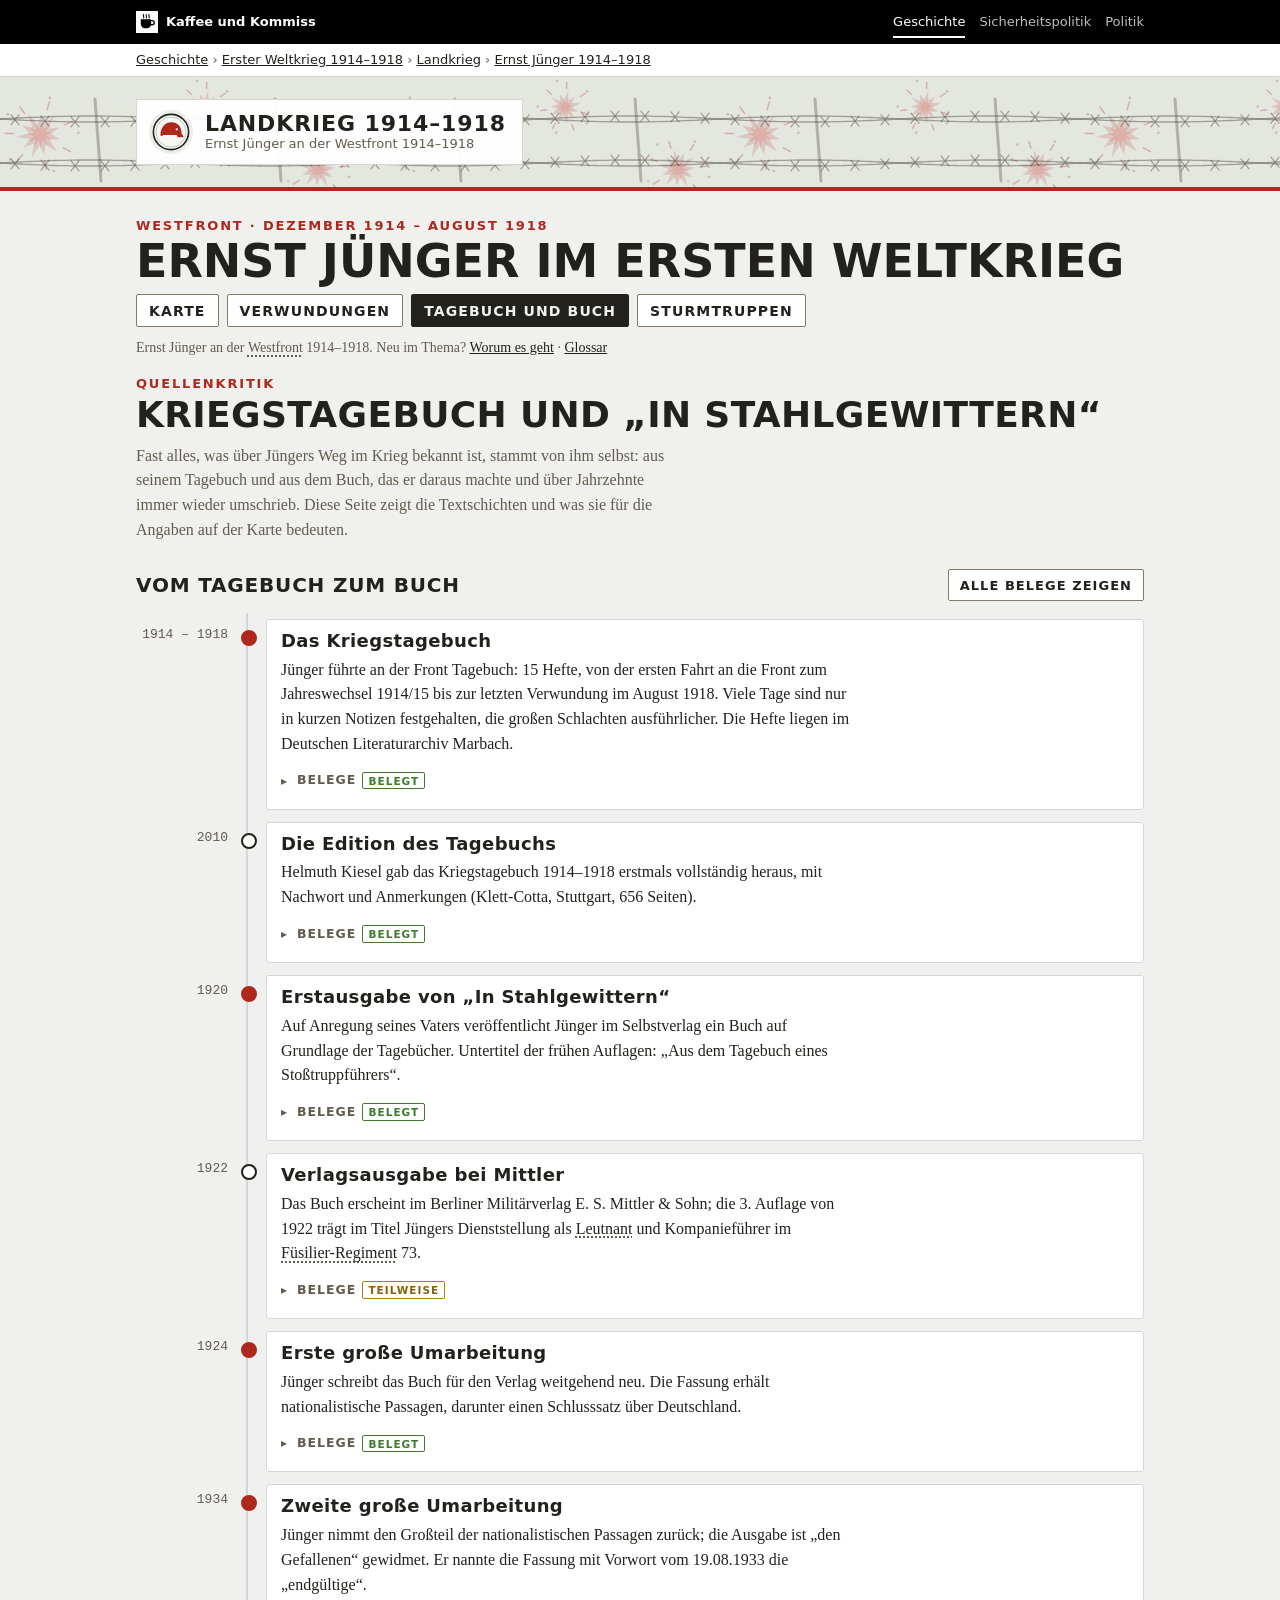
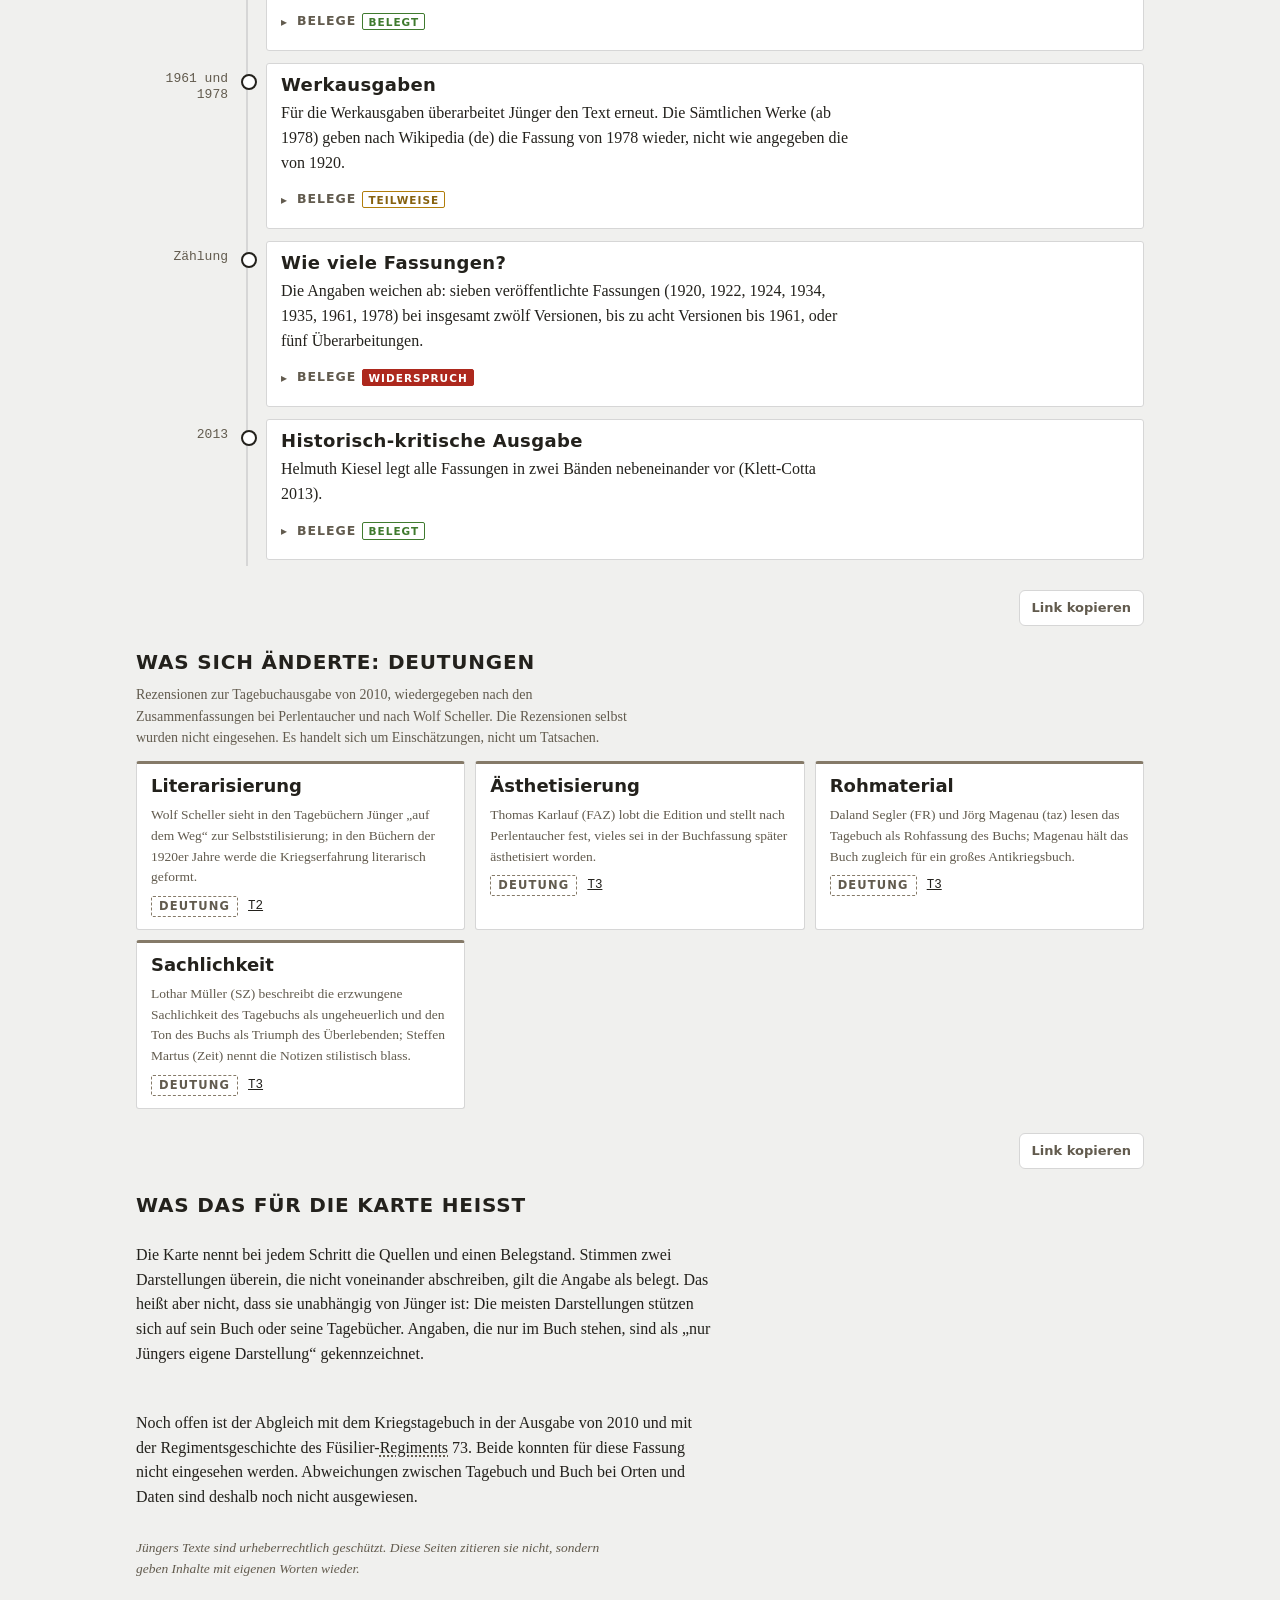
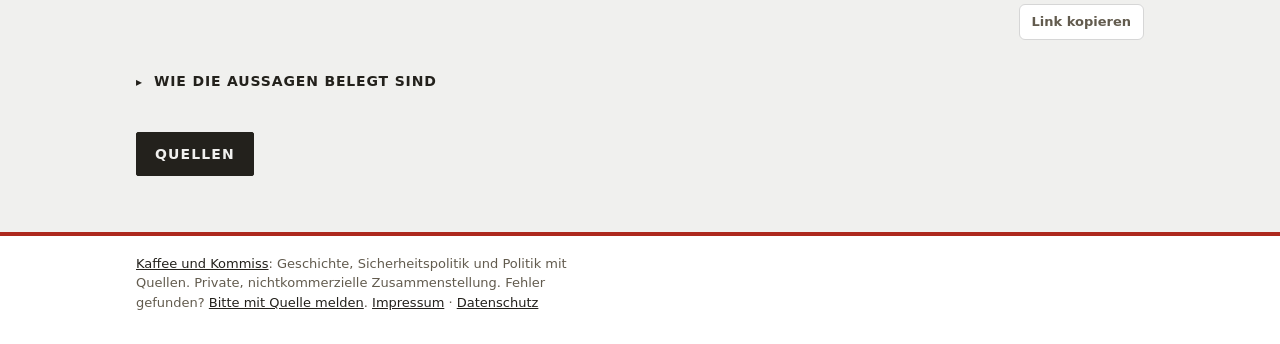
<file: fassungen.html>
<!doctype html>
<html lang="de" class="kk-b-gesch">
<head>
<meta charset="utf-8">
<meta name="viewport" content="width=device-width, initial-scale=1, viewport-fit=cover">
<title>Jünger: Tagebuch und Buch</title>
<meta name="description" content="Kriegstagebuch und „In Stahlgewittern“: Fassungen 1920 bis 1978, Unterschiede und was sie für die Belege der Karte bedeuten.">
<link rel="canonical" href="https://kaffeeundkommiss.github.io/Stahlgewitter/fassungen.html">
<meta property="og:type" content="website">
<meta property="og:locale" content="de_DE">
<meta property="og:site_name" content="Erster Weltkrieg">
<meta property="og:title" content="Jünger: Tagebuch und Buch">
<meta property="og:description" content="Kriegstagebuch und „In Stahlgewittern“: Fassungen 1920 bis 1978, Unterschiede und was sie für die Belege der Karte bedeuten.">
<meta property="og:url" content="https://kaffeeundkommiss.github.io/Stahlgewitter/fassungen.html">
<!-- Vorschau für Linkvorschauen, erzeugt mit werkzeuge/vorschau.js -->
<meta property="og:image" content="https://kaffeeundkommiss.github.io/Stahlgewitter/vorschau/fassungen.jpg?v=a9728dcb">
<meta property="og:image:width" content="1200">
<meta property="og:image:height" content="630">
<meta property="og:image:alt" content="Kriegstagebuch und „In Stahlgewittern“: Erster Weltkrieg">
<meta name="twitter:card" content="summary_large_image">
<meta name="twitter:image" content="https://kaffeeundkommiss.github.io/Stahlgewitter/vorschau/fassungen.jpg?v=a9728dcb">
<meta name="theme-color" content="#23211C" media="(prefers-color-scheme: light)">
<meta name="theme-color" content="#12110E" media="(prefers-color-scheme: dark)">
<meta name="apple-mobile-web-app-capable" content="yes">
<meta name="apple-mobile-web-app-title" content="Jünger 1914–18">
<link rel="icon" href="icons/favicon.svg" type="image/svg+xml">
<link rel="apple-touch-icon" sizes="180x180" href="icons/apple-touch-icon.png">
<link rel="manifest" href="manifest.webmanifest">
<link rel="stylesheet" href="site.css">
<link rel="stylesheet" href="https://kaffeeundkommiss.github.io/schriften/schriften.css">
<link rel="stylesheet" href="basis.css">
<style>
/* Layout: Kopf wie auf den anderen Seiten, darunter Zahlen, Zeitleiste, Deutungen, Quellen */
:root {
  --paper: #eceee8; --panel: #f6f7f3; --ink: #1d2420; --muted: #5d6861; --rule: #c3c9c1; --border: #6f7a72;
  --j2: #6b6f6c; --j4: #2a5d91; --j6: #3f7a2e; --j10: #b07d0a; --j11: #7a3d8f; --ally: #4f6d7a; --red: #ad281d; --red-soft: rgba(173,40,29,.12);
  --f-display: "Barlow Condensed", "Arial Narrow", system-ui, sans-serif;
  --f-body: "Source Serif 4", Georgia, "Times New Roman", serif;
  --f-mono: "IBM Plex Mono", ui-monospace, Menlo, Consolas, monospace;
  color-scheme: light; padding-top: env(safe-area-inset-top, 0px); padding-bottom: env(safe-area-inset-bottom, 0px);
}
@media (prefers-color-scheme: dark) { :root:not([data-theme="light"]) {
  --paper: #121614; --panel: #181d1a; --ink: #e2e6e1; --muted: #98a39b; --rule: #313a35; --border: #7d8a82;
  --j2: #a4aaa6; --j4: #6fa3e0; --j6: #7dbb5f; --j10: #e0b33c; --j11: #c08ad6; --ally: #8fb3c4; --red: #e4533f; --red-soft: rgba(228,83,63,.16);
  color-scheme: dark } }
:root[data-theme="dark"] {
  --paper: #121614; --panel: #181d1a; --ink: #e2e6e1; --muted: #98a39b; --rule: #313a35; --border: #7d8a82;
  --j2: #a4aaa6; --j4: #6fa3e0; --j6: #7dbb5f; --j10: #e0b33c; --j11: #c08ad6; --ally: #8fb3c4; --red: #e4533f; --red-soft: rgba(228,83,63,.16);
  color-scheme: dark }

* { box-sizing: border-box }
body { margin: 0; background: var(--paper); color: var(--ink); font: 400 16px/1.55 var(--f-body) }
[hidden] { display: none !important }
.wrap { max-width: 1040px; margin: 0 auto; padding-block: 28px 56px;
  padding-left: max(16px, env(safe-area-inset-left, 0px)); padding-right: max(16px, env(safe-area-inset-right, 0px));
  display: grid; grid-template-columns: minmax(0, 1fr); gap: 26px }
.wrap > * { min-width: 0 }
header { display: grid; gap: 10px }
.brand { display: flex; align-items: center; gap: 16px }
.brand-text { display: grid; gap: 6px; min-width: 0 }
.logo { width: 76px; height: 76px; flex: none }
.logo-ring { fill: var(--panel); stroke: var(--ink); stroke-width: 3 }
.logo-inner { fill: none; stroke: var(--ink); stroke-width: 1; opacity: .5 }
.logo-plane { fill: var(--red) }
.logo-text { fill: var(--ink); font: 700 12.5px var(--f-display); letter-spacing: .16em }
.eyebrow { font: 600 13px/1 var(--f-display); letter-spacing: .14em; text-transform: uppercase; color: var(--red) }
h1, .h1 { font: 700 clamp(28px, 5vw, 46px)/1 var(--f-display); margin: 0; text-transform: uppercase; text-wrap: balance }
.lede { margin: 0; max-width: 68ch; color: var(--muted) }
.evhead { display: grid; gap: 6px; margin-top: 8px }
.evhead .evtitle { font: 700 clamp(26px, 4vw, 36px)/1.05 var(--f-display); text-transform: uppercase; letter-spacing: .01em; margin: 0; text-wrap: balance }
nav.pages { display: flex; gap: 8px; flex-wrap: wrap }
nav.pages a { font: 600 14px/1 var(--f-display); letter-spacing: .08em; text-transform: uppercase; color: var(--ink); text-decoration: none;
  border: 1px solid var(--border); border-radius: 2px; padding: 9px 12px 8px; background: var(--panel) }
nav.pages a[aria-current="page"] { background: var(--ink); color: var(--paper); border-color: var(--ink) }
nav.pages a[aria-current="true"] { background: var(--ink); color: var(--paper); border-color: var(--ink) }
nav.sub { display: flex; gap: 20px; border-bottom: 1px solid var(--rule); overflow-x: auto; scrollbar-width: none; margin-top: -2px }
nav.sub::-webkit-scrollbar { display: none }
nav.sub a { font: 600 13px/1 var(--f-display); letter-spacing: .08em; text-transform: uppercase; color: var(--muted); text-decoration: none;
  white-space: nowrap; padding: 8px 0 9px; border-bottom: 3px solid transparent; margin-bottom: -1px }
nav.sub a:hover { color: var(--ink) }
nav.sub a[aria-current="page"] { color: var(--ink); border-bottom-color: var(--red) }
nav.sub a:focus-visible { outline: 2px solid var(--red); outline-offset: 2px }
nav.pages a:focus-visible, button:focus-visible, summary:focus-visible { outline: 2px solid var(--red); outline-offset: 2px }
@media (max-width: 560px) { .logo { width: 56px; height: 56px } .brand { gap: 12px } }

h2 { font: 700 20px/1 var(--f-display); text-transform: uppercase; letter-spacing: .04em; margin: 0 }
.sect { display: grid; gap: 12px }
.hint { font-size: 14px; color: var(--muted); margin: 0 }


/* Zeitleiste */
.status { display: flex; flex-wrap: wrap; gap: 8px 16px; font-size: 14px; color: var(--muted); margin: 0; padding: 0; list-style: none }
.status li { display: inline-flex; align-items: center; gap: 7px }
.b { display: inline-block; font: 600 11.5px/1 var(--f-display); letter-spacing: .1em; text-transform: uppercase; padding: 4px 7px 3px; border-radius: 2px; border: 1px solid; white-space: nowrap }
.b.ok { color: var(--j6); border-color: var(--j6) }
.b.part { color: color-mix(in srgb, var(--j10) 70%, var(--ink)); border-color: var(--j10) }
.b.one { color: var(--muted); border-color: var(--border); border-style: dashed }
.b.wid { color: var(--panel); background: var(--red); border-color: var(--red) }
.day { margin: 6px 0 0; font: 600 14px/1 var(--f-display); letter-spacing: .12em; text-transform: uppercase; color: var(--muted) }
ol.tl { list-style: none; margin: 0; padding: 0; display: grid; gap: 0 }
ol.tl > li { display: grid; grid-template-columns: 92px 14px minmax(0, 1fr); gap: 0 12px }
.t { font: 500 13px/1.3 var(--f-mono); color: var(--muted); padding-top: 14px; text-align: right }
.rail { position: relative }
.rail::before { content: ""; position: absolute; left: 6px; top: 0; bottom: 0; width: 2px; background: var(--rule) }
.rail::after { content: ""; position: absolute; left: 1px; top: 17px; width: 12px; height: 12px; border-radius: 50%; background: var(--panel); border: 2px solid var(--ink) }
ol.tl > li.key .rail::after { background: var(--red); border-color: var(--red) }
.card { background: var(--panel); border: 1px solid var(--rule); border-radius: 3px; padding: 11px 14px 12px; margin: 6px 0; display: grid; gap: 6px }
.card h3 { font: 600 18px/1.15 var(--f-display); margin: 0; letter-spacing: .02em }
.card p { margin: 0 }
.meta { display: flex; flex-wrap: wrap; align-items: center; gap: 6px 10px; font-size: 13.5px; color: var(--muted) }
.meta a, .src a { color: var(--ink); font-family: var(--f-mono); font-size: 12.5px }
.why { font-size: 14px; color: var(--muted); font-style: italic }
@media (max-width: 560px) {
  ol.tl > li { grid-template-columns: 14px minmax(0, 1fr); gap: 0 10px }
  .t { grid-column: 2; text-align: left; padding-top: 10px }
  .rail { grid-row: 1 / span 2; grid-column: 1 }
  .card { grid-column: 2 }
}

/* Thesen */
.theses { display: grid; grid-template-columns: repeat(auto-fill, minmax(260px, 1fr)); gap: 10px }
.th { background: var(--panel); border: 1px solid var(--rule); border-top: 3px solid var(--border); border-radius: 3px; padding: 12px 14px; display: grid; gap: 8px; align-content: start }
.th.lead { border-top-color: var(--red) }
.th h3 { font: 600 18px/1.15 var(--f-display); margin: 0 }
.th .who2 { font-size: 13.5px; color: var(--muted); margin: 0 }
.th dl { margin: 0; display: grid; gap: 6px; font-size: 14.5px }
.th dt { font: 600 12px/1 var(--f-display); letter-spacing: .12em; text-transform: uppercase; color: var(--muted) }
.th dd { margin: 0 }

/* Widersprüche, Quellen */
.tbl { width: 100%; border-collapse: collapse; font-size: 14.5px }
.tbl th, .tbl td { text-align: left; vertical-align: top; padding: 8px 10px; border-bottom: 1px solid var(--rule) }
.tbl th { font: 600 12.5px/1.2 var(--f-display); letter-spacing: .1em; text-transform: uppercase; color: var(--muted) }
.tblwrap { overflow-x: auto; -webkit-overflow-scrolling: touch }
ol.srcs { margin: 0; padding: 0; list-style: none; display: grid; gap: 8px; font-size: 14.5px }
ol.srcs li { display: grid; grid-template-columns: 40px minmax(0, 1fr); gap: 10px }
ol.srcs .id { font: 500 13px/1.5 var(--f-mono); color: var(--red) }
ol.srcs .dep { color: var(--muted); font-size: 13.5px }
ol.srcs a { color: var(--ink); overflow-wrap: anywhere }
ol.srcs li:target { background: var(--red-soft); outline: 6px solid var(--red-soft) }
.note { font-size: 13.5px; color: var(--muted); font-style: italic; margin: 0 }
.hint a, .note a, .why a, .th dd a, .meta span a { color: var(--ink) }

/* Zahlen */
.stats { display: grid; grid-template-columns: repeat(auto-fill, minmax(220px, 1fr)); gap: 10px }
.stat { background: var(--panel); border: 1px solid var(--rule); border-left: 4px solid var(--ally); border-radius: 3px; padding: 12px 14px; display: grid; gap: 6px; align-content: start }
.stat.red { border-left-color: var(--red) }
.stat .num { font: 700 40px/1 var(--f-display); letter-spacing: .01em }
.stat .lbl { font-size: 14.5px; line-height: 1.35 }
.stat .why { font-size: 13.5px }
.b.self { color: var(--muted); border-color: var(--muted); background: var(--red-soft) }
.tbl td.d { white-space: nowrap; font-family: var(--f-mono); font-size: 13px }
</style>
<link rel="stylesheet" href="bereich.css">
</head>
<body>
<div class="kk-leiste"><div class="kk-in">
  <a class="kk-haus" href="https://kaffeeundkommiss.github.io/"><img src="kk-tasse.svg" alt="" width="22" height="22"><span>Kaffee und Kommiss</span></a>
  <nav class="kk-bereiche" aria-label="Bereiche"><a href="https://kaffeeundkommiss.github.io/geschichte/" aria-current="true">Geschichte</a><a href="https://kaffeeundkommiss.github.io/sicherheitspolitik/"><span class="kk-lang">Sicherheitspolitik</span><span class="kk-kurz">Sicherheit</span></a><a href="https://kaffeeundkommiss.github.io/politik/">Politik</a></nav>
</div></div>
<nav class="kk-pfad" aria-label="Pfad"><div class="kk-in"><a href="https://kaffeeundkommiss.github.io/geschichte/">Geschichte</a> › <a href="https://kaffeeundkommiss.github.io/geschichte/erster-weltkrieg/">Erster Weltkrieg 1914–1918</a> › <a href="https://kaffeeundkommiss.github.io/geschichte/erster-weltkrieg/landkrieg/">Landkrieg</a> › <a href="./">Ernst Jünger 1914–1918</a></div></nav>
<div class="kk-kopf"><div class="kk-in">
  <a class="kk-schild" href="https://kaffeeundkommiss.github.io/geschichte/erster-weltkrieg/landkrieg/"><img src="icons/favicon.svg" alt="" width="44" height="44"><span><span class="kk-name" style="display:block">Landkrieg 1914–1918</span><span class="kk-unter" style="display:block">Ernst Jünger an der Westfront 1914–1918</span></span></a>
</div></div>
<main class="wrap" id="inhalt">
  <header>
    <div class="brand">
      <div class="brand-text">
        <div class="eyebrow">Westfront · Dezember 1914 – August 1918</div>
        <p class="h1">Ernst Jünger im Ersten Weltkrieg</p>
      </div>
    </div>
    <nav class="pages" aria-label="Seiten">
      <a href="index.html">Karte</a>
      <a href="verwundungen.html">Verwundungen</a>
      <a href="fassungen.html" aria-current="page">Tagebuch und Buch</a>
      <a href="sturmtruppen.html">Sturmtruppen</a>
    </nav>
    <div class="evhead">
      <div class="eyebrow">Quellenkritik</div>
      <h1 class="evtitle">Kriegstagebuch und „In Stahlgewittern“</h1>
    </div>
    <p class="lede">Fast alles, was über Jüngers Weg im Krieg bekannt ist, stammt von ihm selbst: aus seinem Tagebuch und aus dem Buch, das er daraus machte und über Jahrzehnte immer wieder umschrieb. Diese Seite zeigt die Textschichten und was sie für die Angaben auf der Karte bedeuten.</p>
  </header>
  <section class="sect" aria-labelledby="tlH">
    <h2 id="tlH">Vom Tagebuch zum Buch</h2>
    <ol class="tl">
      <li class="key">
        <div class="t">1914 – 1918</div><div class="rail"></div>
        <div class="card">
          <h3>Das Kriegstagebuch</h3>
          <p>Jünger führte an der Front Tagebuch: 15 Hefte, von der ersten Fahrt an die Front zum Jahreswechsel 1914/15 bis zur letzten Verwundung im August 1918. Viele Tage sind nur in kurzen Notizen festgehalten, die großen Schlachten ausführlicher. Die Hefte liegen im Deutschen Literaturarchiv Marbach.</p>
          <div class="meta"><span class="b ok">belegt</span><a href="quellen-fassungen.html#q-wde">T1</a><a href="quellen-fassungen.html#q-scheller">T2</a><a href="quellen-fassungen.html#q-perle">T3</a></div>
          <p class="why">Zeitraum nach dem Verlagstext; erste und letzte Eintragung mit Tagesdatum sind in den geprüften Quellen nicht genannt.</p>
        </div>
      </li>
      <li>
        <div class="t">2010</div><div class="rail"></div>
        <div class="card">
          <h3>Die Edition des Tagebuchs</h3>
          <p>Helmuth Kiesel gab das Kriegstagebuch 1914–1918 erstmals vollständig heraus, mit Nachwort und Anmerkungen (Klett-Cotta, Stuttgart, 656 Seiten).</p>
          <div class="meta"><span class="b ok">belegt</span><a href="quellen-fassungen.html#q-scheller">T2</a><a href="quellen-fassungen.html#q-perle">T3</a><a href="quellen-fassungen.html#q-wdestg">T4</a></div>
        </div>
      </li>
      <li class="key">
        <div class="t">1920</div><div class="rail"></div>
        <div class="card">
          <h3>Erstausgabe von „In Stahlgewittern“</h3>
          <p>Auf Anregung seines Vaters veröffentlicht Jünger im Selbstverlag ein Buch auf Grundlage der Tagebücher. Untertitel der frühen Auflagen: „Aus dem Tagebuch eines Stoßtruppführers“.</p>
          <div class="meta"><span class="b ok">belegt</span><a href="quellen-fassungen.html#q-lemo2">T5</a><a href="quellen-fassungen.html#q-wen">T6</a><a href="quellen-fassungen.html#q-gut">T7</a></div>
          <p class="why">Die Auflagenhöhe von 2000 Stück nennt nur Wikipedia (en) nach Michael Hofmann.</p>
        </div>
      </li>
      <li>
        <div class="t">1922</div><div class="rail"></div>
        <div class="card">
          <h3>Verlagsausgabe bei Mittler</h3>
          <p>Das Buch erscheint im Berliner Militärverlag E. S. Mittler & Sohn; die 3. Auflage von 1922 trägt im Titel Jüngers Dienststellung als Leutnant und Kompanieführer im Füsilier-Regiment 73.</p>
          <div class="meta"><span class="b part">teilweise</span><a href="quellen-fassungen.html#q-gut">T7</a><a href="quellen-fassungen.html#q-wdestg">T4</a></div>
          <p class="why">Titelblatt der 3. Auflage selbst eingesehen (Project Gutenberg); die Fassung von 1922 nennt auch Wikipedia (de).</p>
        </div>
      </li>
      <li class="key">
        <div class="t">1924</div><div class="rail"></div>
        <div class="card">
          <h3>Erste große Umarbeitung</h3>
          <p>Jünger schreibt das Buch für den Verlag weitgehend neu. Die Fassung erhält nationalistische Passagen, darunter einen Schlusssatz über Deutschland.</p>
          <div class="meta"><span class="b ok">belegt</span><a href="quellen-fassungen.html#q-wen">T6</a><a href="quellen-fassungen.html#q-wdestg">T4</a></div>
        </div>
      </li>
      <li class="key">
        <div class="t">1934</div><div class="rail"></div>
        <div class="card">
          <h3>Zweite große Umarbeitung</h3>
          <p>Jünger nimmt den Großteil der nationalistischen Passagen zurück; die Ausgabe ist „den Gefallenen“ gewidmet. Er nannte die Fassung mit Vorwort vom 19.08.1933 die „endgültige“.</p>
          <div class="meta"><span class="b ok">belegt</span><a href="quellen-fassungen.html#q-wen">T6</a><a href="quellen-fassungen.html#q-wdestg">T4</a></div>
          <p class="why">Widmung nur Wikipedia (en), Vorwortdatum nur Wikipedia (de); Wikipedia (de) belegt es mit der 14. Auflage von 1934.</p>
        </div>
      </li>
      <li>
        <div class="t">1961 und 1978</div><div class="rail"></div>
        <div class="card">
          <h3>Werkausgaben</h3>
          <p>Für die Werkausgaben überarbeitet Jünger den Text erneut. Die Sämtlichen Werke (ab 1978) geben nach Wikipedia (de) die Fassung von 1978 wieder, nicht wie angegeben die von 1920.</p>
          <div class="meta"><span class="b part">teilweise</span><a href="quellen-fassungen.html#q-wen">T6</a><a href="quellen-fassungen.html#q-wdestg">T4</a></div>
          <p class="why">Die Fassung von 1961 nennen beide Quellen, die von 1978 nur Wikipedia (de).</p>
        </div>
      </li>
      <li>
        <div class="t">Zählung</div><div class="rail"></div>
        <div class="card">
          <h3>Wie viele Fassungen?</h3>
          <p>Die Angaben weichen ab: sieben veröffentlichte Fassungen (1920, 1922, 1924, 1934, 1935, 1961, 1978) bei insgesamt zwölf Versionen, bis zu acht Versionen bis 1961, oder fünf Überarbeitungen.</p>
          <div class="meta"><span class="b wid">Widerspruch</span><a href="quellen-fassungen.html#q-wdestg">T4</a><a href="quellen-fassungen.html#q-wen">T6</a><a href="quellen-fassungen.html#q-lemo1">T8</a></div>
          <p class="why">Wikipedia (de) stützt die Zählung auf die historisch-kritische Ausgabe (Kiesel 2013, S. 9), Wikipedia (en) auf Hofmann 2004, LeMO auf Kindlers Literaturlexikon. Die Abweichung kann an unterschiedlichen Zählweisen liegen (Auflagen mit oder ohne Textänderung).</p>
        </div>
      </li>
      <li>
        <div class="t">2013</div><div class="rail"></div>
        <div class="card">
          <h3>Historisch-kritische Ausgabe</h3>
          <p>Helmuth Kiesel legt alle Fassungen in zwei Bänden nebeneinander vor (Klett-Cotta 2013).</p>
          <div class="meta"><span class="b ok">belegt</span><a href="quellen-fassungen.html#q-wdestg">T4</a><a href="quellen-fassungen.html#q-wde">T1</a></div>
        </div>
      </li>
    </ol>
  </section>
  <section class="sect" aria-labelledby="dH">
    <h2 id="dH">Was sich änderte: Deutungen</h2>
    <p class="hint">Rezensionen zur Tagebuchausgabe von 2010, wiedergegeben nach den Zusammenfassungen bei Perlentaucher und nach Wolf Scheller. Die Rezensionen selbst wurden nicht eingesehen. Es handelt sich um Einschätzungen, nicht um Tatsachen.</p>
    <div class="theses">
      <article class="th">
        <h3>Literarisierung</h3>
        <p class="who2">Wolf Scheller sieht in den Tagebüchern Jünger „auf dem Weg“ zur Selbststilisierung; in den Büchern der 1920er Jahre werde die Kriegserfahrung literarisch geformt.</p>
        <div class="meta"><span class="b one">Deutung</span><a href="quellen-fassungen.html#q-scheller">T2</a></div>
      </article>
      <article class="th">
        <h3>Ästhetisierung</h3>
        <p class="who2">Thomas Karlauf (FAZ) lobt die Edition und stellt nach Perlentaucher fest, vieles sei in der Buchfassung später ästhetisiert worden.</p>
        <div class="meta"><span class="b one">Deutung</span><a href="quellen-fassungen.html#q-perle">T3</a></div>
      </article>
      <article class="th">
        <h3>Rohmaterial</h3>
        <p class="who2">Daland Segler (FR) und Jörg Magenau (taz) lesen das Tagebuch als Rohfassung des Buchs; Magenau hält das Buch zugleich für ein großes Antikriegsbuch.</p>
        <div class="meta"><span class="b one">Deutung</span><a href="quellen-fassungen.html#q-perle">T3</a></div>
      </article>
      <article class="th">
        <h3>Sachlichkeit</h3>
        <p class="who2">Lothar Müller (SZ) beschreibt die erzwungene Sachlichkeit des Tagebuchs als ungeheuerlich und den Ton des Buchs als Triumph des Überlebenden; Steffen Martus (Zeit) nennt die Notizen stilistisch blass.</p>
        <div class="meta"><span class="b one">Deutung</span><a href="quellen-fassungen.html#q-perle">T3</a></div>
      </article>
    </div>
  </section>
  <section class="sect" aria-labelledby="kH">
    <h2 id="kH">Was das für die Karte heißt</h2>
    <p>Die Karte nennt bei jedem Schritt die Quellen und einen Belegstand. Stimmen zwei Darstellungen überein, die nicht voneinander abschreiben, gilt die Angabe als belegt. Das heißt aber nicht, dass sie unabhängig von Jünger ist: Die meisten Darstellungen stützen sich auf sein Buch oder seine Tagebücher. Angaben, die nur im Buch stehen, sind als „nur Jüngers eigene Darstellung“ gekennzeichnet.</p>
    <p>Noch offen ist der Abgleich mit dem Kriegstagebuch in der Ausgabe von 2010 und mit der Regimentsgeschichte des Füsilier-Regiments 73. Beide konnten für diese Fassung nicht eingesehen werden. Abweichungen zwischen Tagebuch und Buch bei Orten und Daten sind deshalb noch nicht ausgewiesen.</p>
    <p class="note">Jüngers Texte sind urheberrechtlich geschützt. Diese Seiten zitieren sie nicht, sondern geben Inhalte mit eigenen Worten wieder.</p>
  </section>
  <section class="sect" aria-labelledby="stH">
    <h2 id="stH">Belegstatus</h2>
    <ul class="status">
      <li><span class="b ok">belegt</span>zwei Darstellungen, die nicht voneinander abschreiben</li>
      <li><span class="b part">teilweise</span>zwei Quellen, aber voneinander abhängig oder nur in Teilen übereinstimmend</li>
      <li><span class="b one">eine Quelle</span>nicht ausreichend belegt</li>
      <li><span class="b wid">Widerspruch</span>Quellen widersprechen sich</li>
      <li><span class="b self">nur Jünger</span>nur Jüngers eigene Darstellung</li>
    </ul>
    <p class="note">Fast alle Darstellungen gehen letztlich auf Jüngers eigene Aufzeichnungen zurück. „Belegt“ heißt hier: Zwei Darstellungen stimmen überein; amtliche Akten wurden nicht eingesehen.</p>
  </section>
  <p class="qnav"><a class="qbtn" href="quellen-fassungen.html">Quellen</a></p>
</main>
<script src="site.js" defer></script>
<footer class="kk-fuss"><div class="kk-in">
  <p><a href="https://kaffeeundkommiss.github.io/">Kaffee und Kommiss</a>: Geschichte, Sicherheitspolitik und Politik mit Quellen. Private, nichtkommerzielle Zusammenstellung. Fehler gefunden? <a href="https://kaffeeundkommiss.github.io/kontakt/">Bitte mit Quelle melden</a>. <a href="https://kaffeeundkommiss.github.io/kontakt/#impressum">Impressum</a> · <a href="https://kaffeeundkommiss.github.io/kontakt/#datenschutz">Datenschutz</a></p>
</div></footer>
<script src="link-teilen.js?v=1" defer></script>
</body>
</html>
</file>
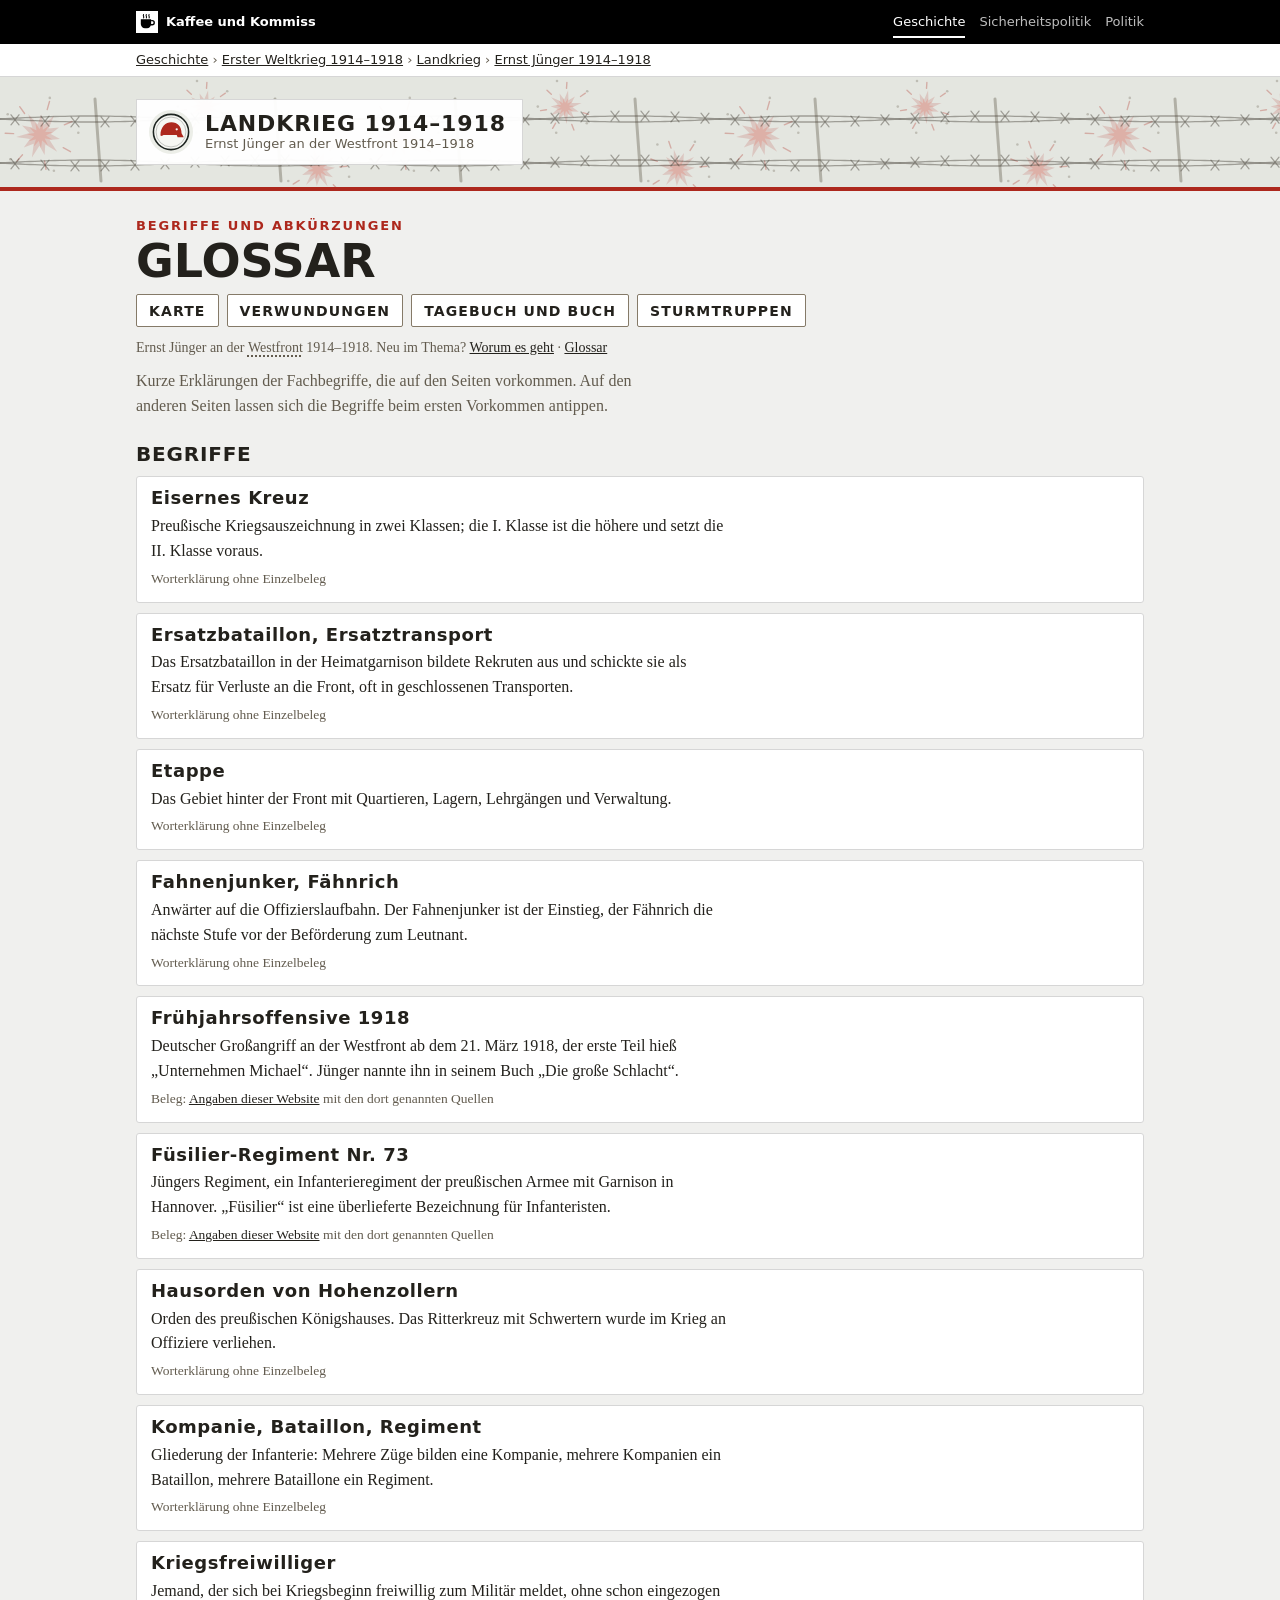
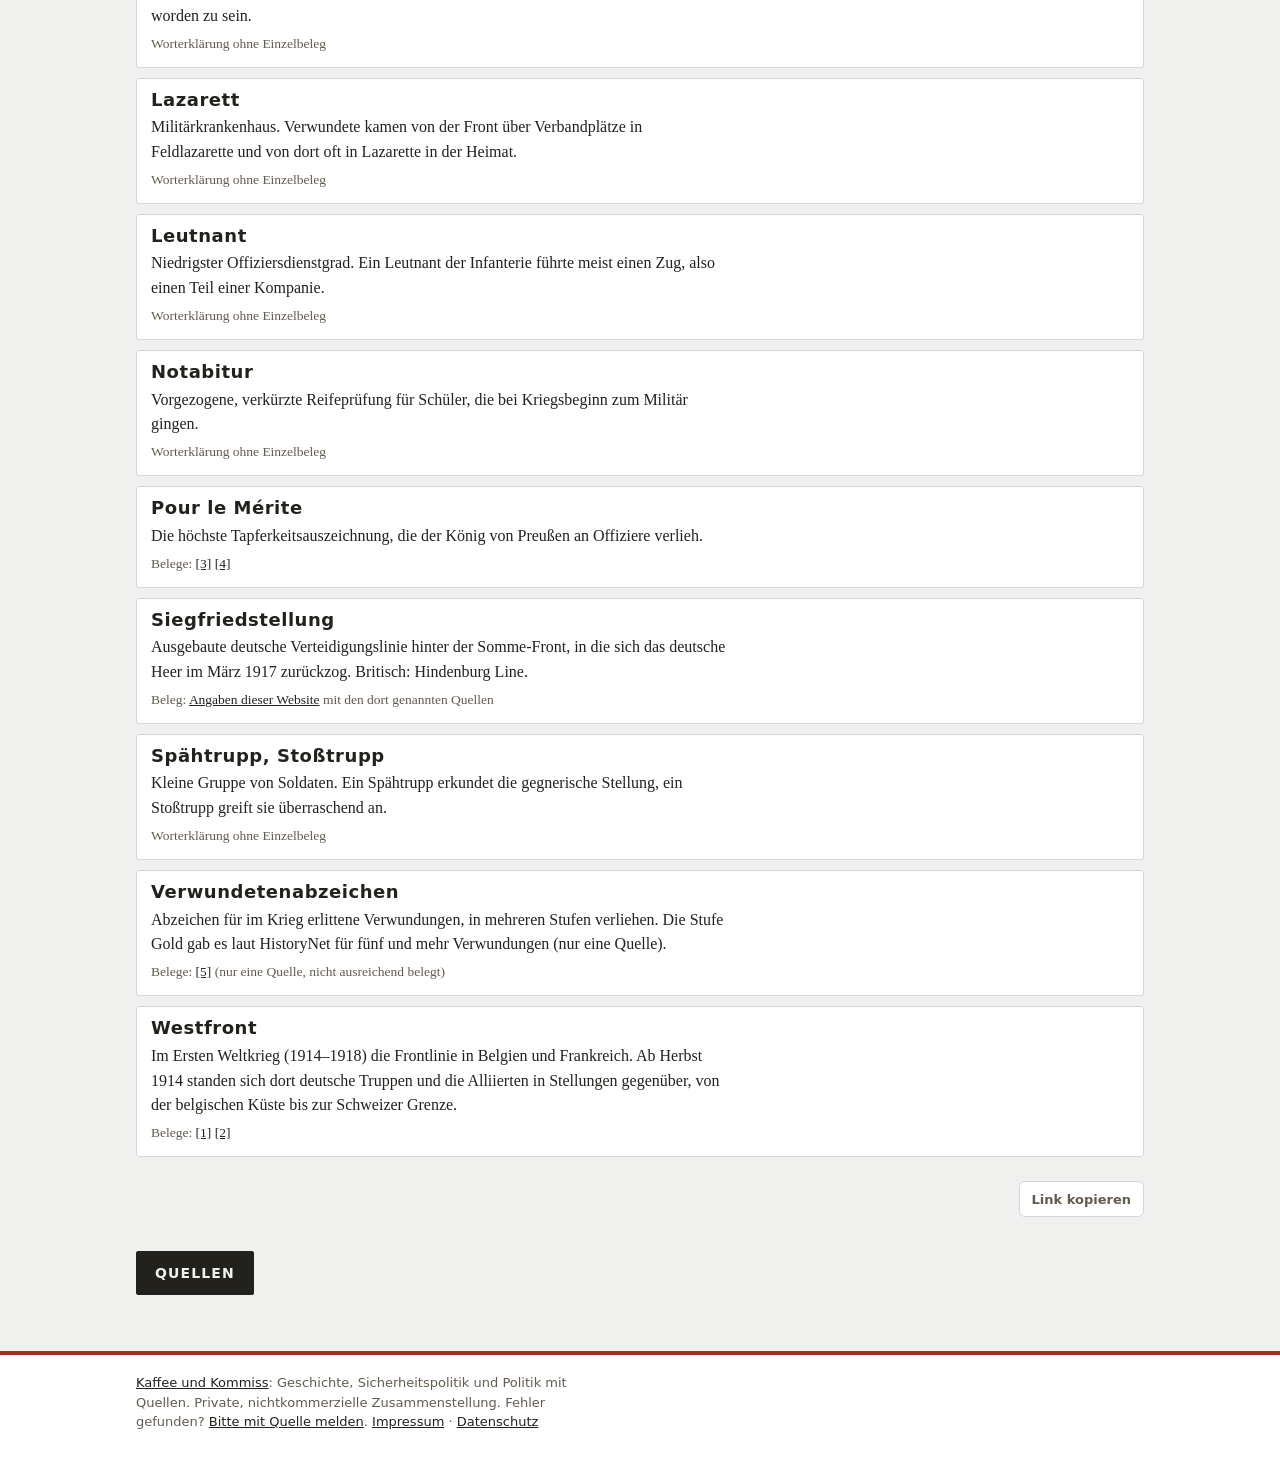
<file: glossar.html>
<!doctype html>
<html lang="de" class="kk-b-gesch">
<head>
<meta charset="utf-8">
<meta name="viewport" content="width=device-width, initial-scale=1, viewport-fit=cover">
<title>Jünger: Glossar</title>
<meta name="description" content="Kurze Erklärungen der Fachbegriffe auf den Seiten zu Ernst Jünger im Ersten Weltkrieg.">
<link rel="canonical" href="https://kaffeeundkommiss.github.io/Stahlgewitter/glossar.html">
<meta property="og:type" content="website">
<meta property="og:locale" content="de_DE">
<meta property="og:site_name" content="Erster Weltkrieg">
<meta property="og:title" content="Jünger: Glossar">
<meta property="og:description" content="Kurze Erklärungen der Fachbegriffe auf den Seiten zu Ernst Jünger im Ersten Weltkrieg.">
<meta property="og:url" content="https://kaffeeundkommiss.github.io/Stahlgewitter/glossar.html">
<!-- Vorschau für Linkvorschauen, erzeugt mit werkzeuge/vorschau.js -->
<meta property="og:image" content="https://kaffeeundkommiss.github.io/Stahlgewitter/vorschau/glossar.jpg?v=1e496bbd">
<meta property="og:image:width" content="1200">
<meta property="og:image:height" content="630">
<meta property="og:image:alt" content="Begriffe zu Jüngers Kriegsdienst: Erster Weltkrieg">
<meta name="twitter:card" content="summary_large_image">
<meta name="twitter:image" content="https://kaffeeundkommiss.github.io/Stahlgewitter/vorschau/glossar.jpg?v=1e496bbd">
<meta name="theme-color" content="#23211C" media="(prefers-color-scheme: light)">
<meta name="theme-color" content="#12110E" media="(prefers-color-scheme: dark)">
<meta name="apple-mobile-web-app-capable" content="yes">
<meta name="apple-mobile-web-app-title" content="Jünger 1914–18">
<link rel="icon" href="icons/favicon.svg" type="image/svg+xml">
<link rel="apple-touch-icon" sizes="180x180" href="icons/apple-touch-icon.png">
<link rel="manifest" href="manifest.webmanifest">
<link rel="stylesheet" href="site.css">
<link rel="stylesheet" href="https://kaffeeundkommiss.github.io/schriften/schriften.css">
<link rel="stylesheet" href="basis.css">
<style>
/* Glossar: Kopf wie auf den anderen Seiten, darunter die Begriffe aus site.js */
:root {
  --paper: #eceee8; --panel: #f6f7f3; --ink: #1d2420; --muted: #5d6861; --rule: #c3c9c1; --border: #6f7a72;
  --j2: #6b6f6c; --j4: #2a5d91; --j6: #3f7a2e; --j10: #b07d0a; --j11: #7a3d8f; --ally: #4f6d7a; --red: #ad281d; --red-soft: rgba(173,40,29,.12);
  --f-display: "Barlow Condensed", "Arial Narrow", system-ui, sans-serif;
  --f-body: "Source Serif 4", Georgia, "Times New Roman", serif;
  --f-mono: "IBM Plex Mono", ui-monospace, Menlo, Consolas, monospace;
  color-scheme: light; padding-top: env(safe-area-inset-top, 0px); padding-bottom: env(safe-area-inset-bottom, 0px);
}
@media (prefers-color-scheme: dark) { :root:not([data-theme="light"]) {
  --paper: #121614; --panel: #181d1a; --ink: #e2e6e1; --muted: #98a39b; --rule: #313a35; --border: #7d8a82;
  --j2: #a4aaa6; --j4: #6fa3e0; --j6: #7dbb5f; --j10: #e0b33c; --j11: #c08ad6; --ally: #8fb3c4; --red: #e4533f; --red-soft: rgba(228,83,63,.16);
  color-scheme: dark } }
:root[data-theme="dark"] {
  --paper: #121614; --panel: #181d1a; --ink: #e2e6e1; --muted: #98a39b; --rule: #313a35; --border: #7d8a82;
  --j2: #a4aaa6; --j4: #6fa3e0; --j6: #7dbb5f; --j10: #e0b33c; --j11: #c08ad6; --ally: #8fb3c4; --red: #e4533f; --red-soft: rgba(228,83,63,.16);
  color-scheme: dark }

* { box-sizing: border-box }
body { margin: 0; background: var(--paper); color: var(--ink); font: 400 16px/1.55 var(--f-body) }
[hidden] { display: none !important }
.wrap { max-width: 1040px; margin: 0 auto; padding-block: 28px 56px;
  padding-left: max(16px, env(safe-area-inset-left, 0px)); padding-right: max(16px, env(safe-area-inset-right, 0px));
  display: grid; grid-template-columns: minmax(0, 1fr); gap: 26px }
.wrap > * { min-width: 0 }
header { display: grid; gap: 10px }
.brand { display: flex; align-items: center; gap: 16px }
.brand-text { display: grid; gap: 6px; min-width: 0 }
.logo { width: 76px; height: 76px; flex: none }
.logo-ring { fill: var(--panel); stroke: var(--ink); stroke-width: 3 }
.logo-inner { fill: none; stroke: var(--ink); stroke-width: 1; opacity: .5 }
.logo-plane { fill: var(--red) }
.logo-text { fill: var(--ink); font: 700 12.5px var(--f-display); letter-spacing: .16em }
.eyebrow { font: 600 13px/1 var(--f-display); letter-spacing: .14em; text-transform: uppercase; color: var(--red) }
h1, .h1 { font: 700 clamp(28px, 5vw, 46px)/1 var(--f-display); margin: 0; text-transform: uppercase; text-wrap: balance }
.lede { margin: 0; max-width: 68ch; color: var(--muted) }
nav.pages { display: flex; gap: 8px; flex-wrap: wrap }
nav.pages a { font: 600 14px/1 var(--f-display); letter-spacing: .08em; text-transform: uppercase; color: var(--ink); text-decoration: none;
  border: 1px solid var(--border); border-radius: 2px; padding: 9px 12px 8px; background: var(--panel) }
nav.pages a[aria-current="page"] { background: var(--ink); color: var(--paper); border-color: var(--ink) }
nav.pages a[aria-current="true"] { background: var(--ink); color: var(--paper); border-color: var(--ink) }
nav.sub { display: flex; gap: 20px; border-bottom: 1px solid var(--rule); overflow-x: auto; scrollbar-width: none; margin-top: -2px }
nav.sub::-webkit-scrollbar { display: none }
nav.sub a { font: 600 13px/1 var(--f-display); letter-spacing: .08em; text-transform: uppercase; color: var(--muted); text-decoration: none;
  white-space: nowrap; padding: 8px 0 9px; border-bottom: 3px solid transparent; margin-bottom: -1px }
nav.sub a:hover { color: var(--ink) }
nav.sub a[aria-current="page"] { color: var(--ink); border-bottom-color: var(--red) }
nav.sub a:focus-visible { outline: 2px solid var(--red); outline-offset: 2px }
nav.pages a:focus-visible, button:focus-visible, summary:focus-visible { outline: 2px solid var(--red); outline-offset: 2px }
@media (max-width: 560px) { .logo { width: 56px; height: 56px } .brand { gap: 12px } }

h2 { font: 700 20px/1 var(--f-display); text-transform: uppercase; letter-spacing: .04em; margin: 0 }
.sect { display: grid; gap: 12px }
.hint { font-size: 14px; color: var(--muted); margin: 0 } .hint a { color: var(--ink) }
dl.gloss { margin: 0; display: grid; gap: 10px }
dl.gloss > div { background: var(--panel); border: 1px solid var(--rule); border-radius: 3px; padding: 11px 14px 12px; display: grid; gap: 5px; scroll-margin-top: 16px }
dl.gloss > div:target { border-left: 4px solid var(--red) }
dl.gloss dt { font: 700 18px/1.15 var(--f-display); letter-spacing: .03em }
dl.gloss dd { margin: 0 }
dl.gloss .gsrc { font-size: 13.5px; color: var(--muted) } dl.gloss .gsrc a { color: var(--ink) }
ol.gsrcs { margin: 0; padding-left: 2.4em; display: grid; gap: 4px; font-size: 14px; color: var(--muted) } ol.gsrcs a { color: var(--ink); overflow-wrap: anywhere }
</style>
<link rel="stylesheet" href="bereich.css">
</head>
<body>
<div class="kk-leiste"><div class="kk-in">
  <a class="kk-haus" href="https://kaffeeundkommiss.github.io/"><img src="kk-tasse.svg" alt="" width="22" height="22"><span>Kaffee und Kommiss</span></a>
  <nav class="kk-bereiche" aria-label="Bereiche"><a href="https://kaffeeundkommiss.github.io/geschichte/" aria-current="true">Geschichte</a><a href="https://kaffeeundkommiss.github.io/sicherheitspolitik/"><span class="kk-lang">Sicherheitspolitik</span><span class="kk-kurz">Sicherheit</span></a><a href="https://kaffeeundkommiss.github.io/politik/">Politik</a></nav>
</div></div>
<nav class="kk-pfad" aria-label="Pfad"><div class="kk-in"><a href="https://kaffeeundkommiss.github.io/geschichte/">Geschichte</a> › <a href="https://kaffeeundkommiss.github.io/geschichte/erster-weltkrieg/">Erster Weltkrieg 1914–1918</a> › <a href="https://kaffeeundkommiss.github.io/geschichte/erster-weltkrieg/landkrieg/">Landkrieg</a> › <a href="./">Ernst Jünger 1914–1918</a></div></nav>
<div class="kk-kopf"><div class="kk-in">
  <a class="kk-schild" href="https://kaffeeundkommiss.github.io/geschichte/erster-weltkrieg/landkrieg/"><img src="icons/favicon.svg" alt="" width="44" height="44"><span><span class="kk-name" style="display:block">Landkrieg 1914–1918</span><span class="kk-unter" style="display:block">Ernst Jünger an der Westfront 1914–1918</span></span></a>
</div></div>
<main class="wrap" id="inhalt">
  <header>
    <div class="brand">
      <div class="brand-text">
        <div class="eyebrow">Begriffe und Abkürzungen</div>
        <h1>Glossar</h1>
      </div>
    </div>
    <nav class="pages" aria-label="Seiten">
      <a href="index.html">Karte</a>
      <a href="verwundungen.html">Verwundungen</a>
      <a href="fassungen.html">Tagebuch und Buch</a>
      <a href="sturmtruppen.html">Sturmtruppen</a>
    </nav>
    <p class="lede">Kurze Erklärungen der Fachbegriffe, die auf den Seiten vorkommen. Auf den anderen Seiten lassen sich die Begriffe beim ersten Vorkommen antippen.</p>
  </header>

  <section class="sect" aria-labelledby="gH">
    <h2 id="gH">Begriffe</h2>
    <dl class="gloss glnone" id="gloss"></dl>
  </section>

  <p class="qnav"><a class="qbtn" href="quellen-glossar.html">Quellen</a></p>
</main>
<script src="site.js"></script>
<script>
(() => {
  const G = window.GLOSSAR || [], S = window.GSRC || {};
  const keys = Object.keys(S); const no = k => keys.indexOf(k) + 1;
  const esc = t => t.replace(/[&<>"]/g, c => ({ "&": "&amp;", "<": "&lt;", ">": "&gt;", '"': "&quot;" }[c]));
  const sorted = G.slice().sort((a, b) => a.t.localeCompare(b.t, "de"));
  document.getElementById("gloss").innerHTML = sorted.map(g => `<div id="${g.id}"><dt>${esc(g.t)}</dt><dd>${esc(g.d)}</dd><dd class="gsrc">${
    g.src.join() === "web" ? `Beleg: <a href="quellen-karte.html">Angaben dieser Website</a> mit den dort genannten Quellen`
    : g.src.length ? "Belege: " + g.src.map(k => `<a href="quellen-glossar.html#q-${k}">[${no(k)}]</a>`).join(" ") + (g.src.length < 2 ? " (nur eine Quelle, nicht ausreichend belegt)" : "")
               : "Worterklärung ohne Einzelbeleg"}</dd></div>`).join("");
  if (location.hash) { const t = document.getElementById(location.hash.slice(1)); if (t) t.scrollIntoView(); }
})();
</script>
<footer class="kk-fuss"><div class="kk-in">
  <p><a href="https://kaffeeundkommiss.github.io/">Kaffee und Kommiss</a>: Geschichte, Sicherheitspolitik und Politik mit Quellen. Private, nichtkommerzielle Zusammenstellung. Fehler gefunden? <a href="https://kaffeeundkommiss.github.io/kontakt/">Bitte mit Quelle melden</a>. <a href="https://kaffeeundkommiss.github.io/kontakt/#impressum">Impressum</a> · <a href="https://kaffeeundkommiss.github.io/kontakt/#datenschutz">Datenschutz</a></p>
</div></footer>
<script src="link-teilen.js?v=1" defer></script>
</body>
</html>
</file>
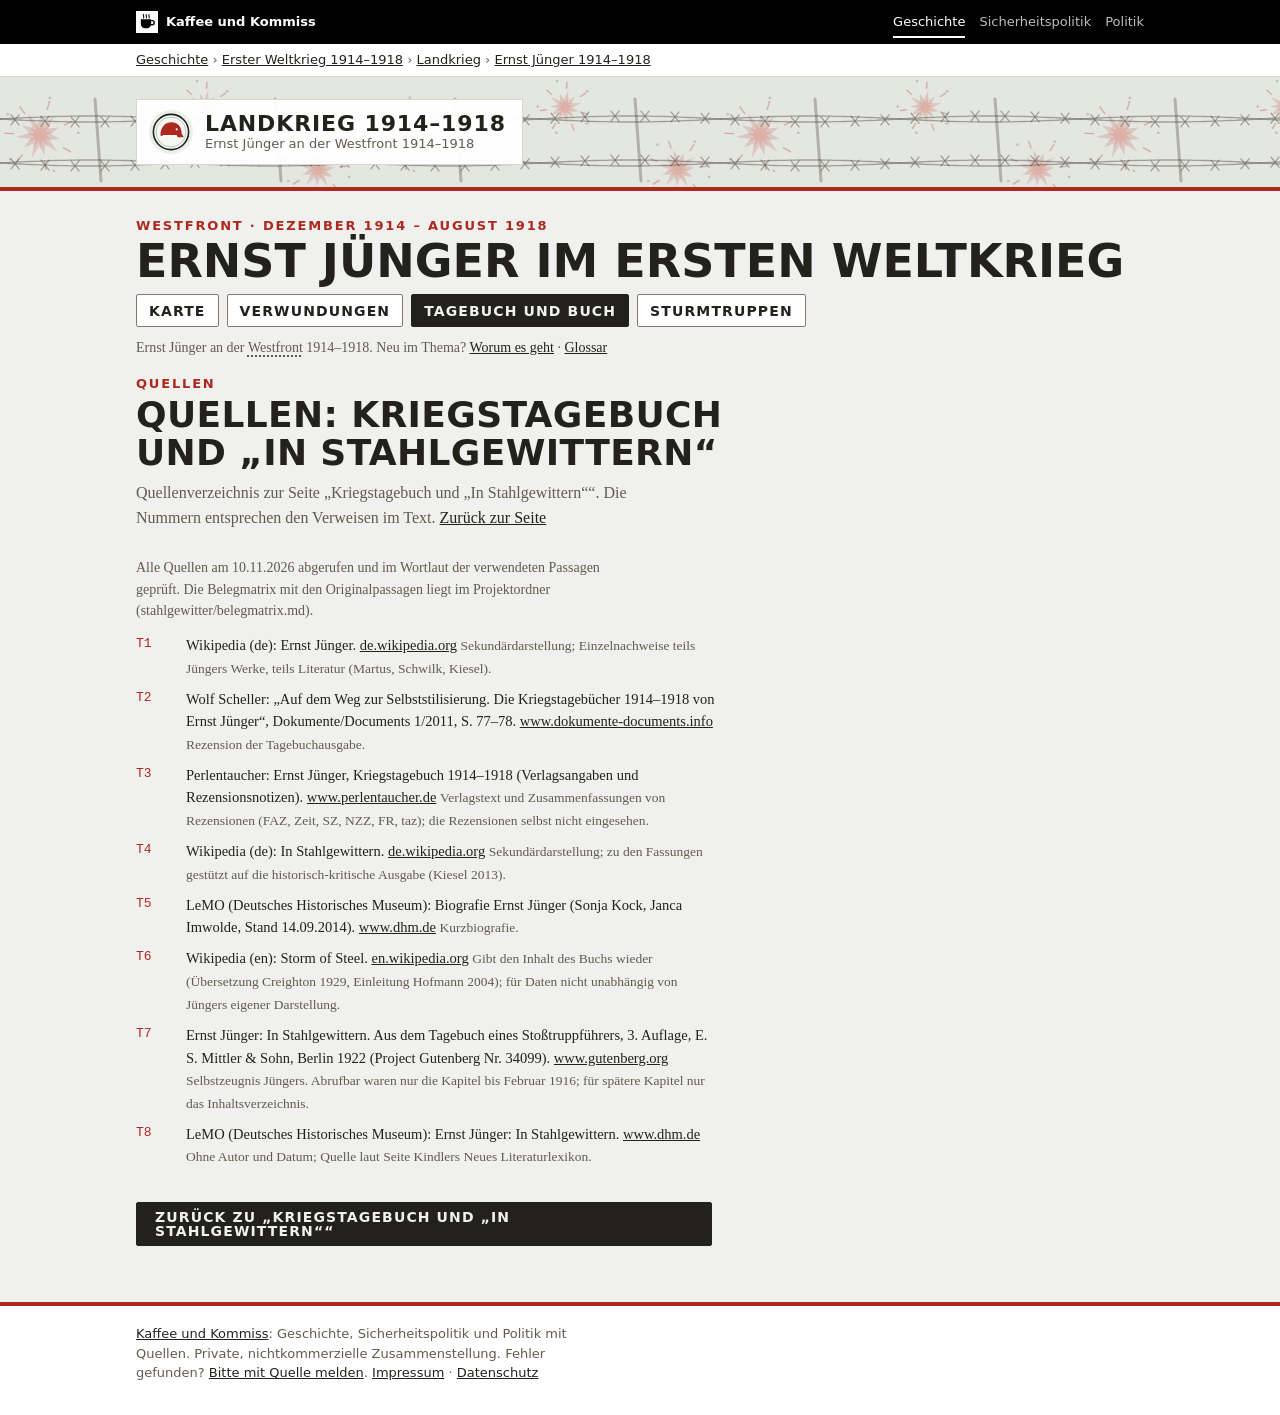
<file: quellen-fassungen.html>
<!doctype html>
<html lang="de" class="kk-b-gesch">
<head>
<meta charset="utf-8">
<meta name="viewport" content="width=device-width, initial-scale=1, viewport-fit=cover">
<title>Quellen: Kriegstagebuch und „In Stahlgewittern“</title>
<meta name="description" content="Quellenverzeichnis zur Seite „Kriegstagebuch und „In Stahlgewittern““ über Ernst Jünger im Ersten Weltkrieg.">
<link rel="canonical" href="https://kaffeeundkommiss.github.io/Stahlgewitter/quellen-fassungen.html">
<meta property="og:type" content="website">
<meta property="og:locale" content="de_DE">
<meta property="og:site_name" content="Erster Weltkrieg">
<meta property="og:title" content="Quellen: Kriegstagebuch und „In Stahlgewittern“">
<meta property="og:description" content="Quellenverzeichnis zur Seite „Kriegstagebuch und „In Stahlgewittern““ über Ernst Jünger im Ersten Weltkrieg.">
<meta property="og:url" content="https://kaffeeundkommiss.github.io/Stahlgewitter/quellen-fassungen.html">
<!-- Vorschau für Linkvorschauen, erzeugt mit werkzeuge/vorschau.js -->
<meta property="og:image" content="https://kaffeeundkommiss.github.io/Stahlgewitter/vorschau/quellen-fassungen.jpg?v=7268a958">
<meta property="og:image:width" content="1200">
<meta property="og:image:height" content="630">
<meta property="og:image:alt" content="Quellen zu Tagebuch und Buch: Erster Weltkrieg">
<meta name="twitter:card" content="summary_large_image">
<meta name="twitter:image" content="https://kaffeeundkommiss.github.io/Stahlgewitter/vorschau/quellen-fassungen.jpg?v=7268a958">
<meta name="theme-color" content="#23211C" media="(prefers-color-scheme: light)">
<meta name="theme-color" content="#12110E" media="(prefers-color-scheme: dark)">
<meta name="apple-mobile-web-app-capable" content="yes">
<meta name="apple-mobile-web-app-title" content="Jünger 1914–18">
<link rel="icon" href="icons/favicon.svg" type="image/svg+xml">
<link rel="apple-touch-icon" sizes="180x180" href="icons/apple-touch-icon.png">
<link rel="manifest" href="manifest.webmanifest">
<link rel="stylesheet" href="site.css">
<link rel="stylesheet" href="https://kaffeeundkommiss.github.io/schriften/schriften.css">
<link rel="stylesheet" href="basis.css">
<style>
/* Layout: Kopf wie auf den anderen Seiten, darunter Zahlen, Zeitleiste, Deutungen, Quellen */
:root {
  --paper: #eceee8; --panel: #f6f7f3; --ink: #1d2420; --muted: #5d6861; --rule: #c3c9c1; --border: #6f7a72;
  --j2: #6b6f6c; --j4: #2a5d91; --j6: #3f7a2e; --j10: #b07d0a; --j11: #7a3d8f; --ally: #4f6d7a; --red: #ad281d; --red-soft: rgba(173,40,29,.12);
  --f-display: "Barlow Condensed", "Arial Narrow", system-ui, sans-serif;
  --f-body: "Source Serif 4", Georgia, "Times New Roman", serif;
  --f-mono: "IBM Plex Mono", ui-monospace, Menlo, Consolas, monospace;
  color-scheme: light; padding-top: env(safe-area-inset-top, 0px); padding-bottom: env(safe-area-inset-bottom, 0px);
}
@media (prefers-color-scheme: dark) { :root:not([data-theme="light"]) {
  --paper: #121614; --panel: #181d1a; --ink: #e2e6e1; --muted: #98a39b; --rule: #313a35; --border: #7d8a82;
  --j2: #a4aaa6; --j4: #6fa3e0; --j6: #7dbb5f; --j10: #e0b33c; --j11: #c08ad6; --ally: #8fb3c4; --red: #e4533f; --red-soft: rgba(228,83,63,.16);
  color-scheme: dark } }
:root[data-theme="dark"] {
  --paper: #121614; --panel: #181d1a; --ink: #e2e6e1; --muted: #98a39b; --rule: #313a35; --border: #7d8a82;
  --j2: #a4aaa6; --j4: #6fa3e0; --j6: #7dbb5f; --j10: #e0b33c; --j11: #c08ad6; --ally: #8fb3c4; --red: #e4533f; --red-soft: rgba(228,83,63,.16);
  color-scheme: dark }

* { box-sizing: border-box }
body { margin: 0; background: var(--paper); color: var(--ink); font: 400 16px/1.55 var(--f-body) }
[hidden] { display: none !important }
.wrap { max-width: 1040px; margin: 0 auto; padding-block: 28px 56px;
  padding-left: max(16px, env(safe-area-inset-left, 0px)); padding-right: max(16px, env(safe-area-inset-right, 0px));
  display: grid; grid-template-columns: minmax(0, 1fr); gap: 26px }
.wrap > * { min-width: 0 }
header { display: grid; gap: 10px }
.brand { display: flex; align-items: center; gap: 16px }
.brand-text { display: grid; gap: 6px; min-width: 0 }
.logo { width: 76px; height: 76px; flex: none }
.logo-ring { fill: var(--panel); stroke: var(--ink); stroke-width: 3 }
.logo-inner { fill: none; stroke: var(--ink); stroke-width: 1; opacity: .5 }
.logo-plane { fill: var(--red) }
.logo-text { fill: var(--ink); font: 700 12.5px var(--f-display); letter-spacing: .16em }
.eyebrow { font: 600 13px/1 var(--f-display); letter-spacing: .14em; text-transform: uppercase; color: var(--red) }
h1, .h1 { font: 700 clamp(28px, 5vw, 46px)/1 var(--f-display); margin: 0; text-transform: uppercase; text-wrap: balance }
.lede { margin: 0; max-width: 68ch; color: var(--muted) }
.evhead { display: grid; gap: 6px; margin-top: 8px }
.evhead .evtitle { font: 700 clamp(26px, 4vw, 36px)/1.05 var(--f-display); text-transform: uppercase; letter-spacing: .01em; margin: 0; text-wrap: balance }
nav.pages { display: flex; gap: 8px; flex-wrap: wrap }
nav.pages a { font: 600 14px/1 var(--f-display); letter-spacing: .08em; text-transform: uppercase; color: var(--ink); text-decoration: none;
  border: 1px solid var(--border); border-radius: 2px; padding: 9px 12px 8px; background: var(--panel) }
nav.pages a[aria-current="page"] { background: var(--ink); color: var(--paper); border-color: var(--ink) }
nav.pages a[aria-current="true"] { background: var(--ink); color: var(--paper); border-color: var(--ink) }
nav.sub { display: flex; gap: 20px; border-bottom: 1px solid var(--rule); overflow-x: auto; scrollbar-width: none; margin-top: -2px }
nav.sub::-webkit-scrollbar { display: none }
nav.sub a { font: 600 13px/1 var(--f-display); letter-spacing: .08em; text-transform: uppercase; color: var(--muted); text-decoration: none;
  white-space: nowrap; padding: 8px 0 9px; border-bottom: 3px solid transparent; margin-bottom: -1px }
nav.sub a:hover { color: var(--ink) }
nav.sub a[aria-current="page"] { color: var(--ink); border-bottom-color: var(--red) }
nav.sub a:focus-visible { outline: 2px solid var(--red); outline-offset: 2px }
nav.pages a:focus-visible, button:focus-visible, summary:focus-visible { outline: 2px solid var(--red); outline-offset: 2px }
@media (max-width: 560px) { .logo { width: 56px; height: 56px } .brand { gap: 12px } }

h2 { font: 700 20px/1 var(--f-display); text-transform: uppercase; letter-spacing: .04em; margin: 0 }
.sect { display: grid; gap: 12px }
.hint { font-size: 14px; color: var(--muted); margin: 0 }


/* Zeitleiste */
.status { display: flex; flex-wrap: wrap; gap: 8px 16px; font-size: 14px; color: var(--muted); margin: 0; padding: 0; list-style: none }
.status li { display: inline-flex; align-items: center; gap: 7px }
.b { display: inline-block; font: 600 11.5px/1 var(--f-display); letter-spacing: .1em; text-transform: uppercase; padding: 4px 7px 3px; border-radius: 2px; border: 1px solid; white-space: nowrap }
.b.ok { color: var(--j6); border-color: var(--j6) }
.b.part { color: color-mix(in srgb, var(--j10) 70%, var(--ink)); border-color: var(--j10) }
.b.one { color: var(--muted); border-color: var(--border); border-style: dashed }
.b.wid { color: var(--panel); background: var(--red); border-color: var(--red) }
.day { margin: 6px 0 0; font: 600 14px/1 var(--f-display); letter-spacing: .12em; text-transform: uppercase; color: var(--muted) }
ol.tl { list-style: none; margin: 0; padding: 0; display: grid; gap: 0 }
ol.tl > li { display: grid; grid-template-columns: 92px 14px minmax(0, 1fr); gap: 0 12px }
.t { font: 500 13px/1.3 var(--f-mono); color: var(--muted); padding-top: 14px; text-align: right }
.rail { position: relative }
.rail::before { content: ""; position: absolute; left: 6px; top: 0; bottom: 0; width: 2px; background: var(--rule) }
.rail::after { content: ""; position: absolute; left: 1px; top: 17px; width: 12px; height: 12px; border-radius: 50%; background: var(--panel); border: 2px solid var(--ink) }
ol.tl > li.key .rail::after { background: var(--red); border-color: var(--red) }
.card { background: var(--panel); border: 1px solid var(--rule); border-radius: 3px; padding: 11px 14px 12px; margin: 6px 0; display: grid; gap: 6px }
.card h3 { font: 600 18px/1.15 var(--f-display); margin: 0; letter-spacing: .02em }
.card p { margin: 0 }
.meta { display: flex; flex-wrap: wrap; align-items: center; gap: 6px 10px; font-size: 13.5px; color: var(--muted) }
.meta a, .src a { color: var(--ink); font-family: var(--f-mono); font-size: 12.5px }
.why { font-size: 14px; color: var(--muted); font-style: italic }
@media (max-width: 560px) {
  ol.tl > li { grid-template-columns: 14px minmax(0, 1fr); gap: 0 10px }
  .t { grid-column: 2; text-align: left; padding-top: 10px }
  .rail { grid-row: 1 / span 2; grid-column: 1 }
  .card { grid-column: 2 }
}

/* Thesen */
.theses { display: grid; grid-template-columns: repeat(auto-fill, minmax(260px, 1fr)); gap: 10px }
.th { background: var(--panel); border: 1px solid var(--rule); border-top: 3px solid var(--border); border-radius: 3px; padding: 12px 14px; display: grid; gap: 8px; align-content: start }
.th.lead { border-top-color: var(--red) }
.th h3 { font: 600 18px/1.15 var(--f-display); margin: 0 }
.th .who2 { font-size: 13.5px; color: var(--muted); margin: 0 }
.th dl { margin: 0; display: grid; gap: 6px; font-size: 14.5px }
.th dt { font: 600 12px/1 var(--f-display); letter-spacing: .12em; text-transform: uppercase; color: var(--muted) }
.th dd { margin: 0 }

/* Widersprüche, Quellen */
.tbl { width: 100%; border-collapse: collapse; font-size: 14.5px }
.tbl th, .tbl td { text-align: left; vertical-align: top; padding: 8px 10px; border-bottom: 1px solid var(--rule) }
.tbl th { font: 600 12.5px/1.2 var(--f-display); letter-spacing: .1em; text-transform: uppercase; color: var(--muted) }
.tblwrap { overflow-x: auto; -webkit-overflow-scrolling: touch }
ol.srcs { margin: 0; padding: 0; list-style: none; display: grid; gap: 8px; font-size: 14.5px }
ol.srcs li { display: grid; grid-template-columns: 40px minmax(0, 1fr); gap: 10px }
ol.srcs .id { font: 500 13px/1.5 var(--f-mono); color: var(--red) }
ol.srcs .dep { color: var(--muted); font-size: 13.5px }
ol.srcs a { color: var(--ink); overflow-wrap: anywhere }
ol.srcs li:target { background: var(--red-soft); outline: 6px solid var(--red-soft) }
.note { font-size: 13.5px; color: var(--muted); font-style: italic; margin: 0 }
.hint a, .note a, .why a, .th dd a, .meta span a { color: var(--ink) }

/* Zahlen */
.stats { display: grid; grid-template-columns: repeat(auto-fill, minmax(220px, 1fr)); gap: 10px }
.stat { background: var(--panel); border: 1px solid var(--rule); border-left: 4px solid var(--ally); border-radius: 3px; padding: 12px 14px; display: grid; gap: 6px; align-content: start }
.stat.red { border-left-color: var(--red) }
.stat .num { font: 700 40px/1 var(--f-display); letter-spacing: .01em }
.stat .lbl { font-size: 14.5px; line-height: 1.35 }
.stat .why { font-size: 13.5px }
</style>
<link rel="stylesheet" href="bereich.css">
</head>
<body>
<div class="kk-leiste"><div class="kk-in">
  <a class="kk-haus" href="https://kaffeeundkommiss.github.io/"><img src="kk-tasse.svg" alt="" width="22" height="22"><span>Kaffee und Kommiss</span></a>
  <nav class="kk-bereiche" aria-label="Bereiche"><a href="https://kaffeeundkommiss.github.io/geschichte/" aria-current="true">Geschichte</a><a href="https://kaffeeundkommiss.github.io/sicherheitspolitik/"><span class="kk-lang">Sicherheitspolitik</span><span class="kk-kurz">Sicherheit</span></a><a href="https://kaffeeundkommiss.github.io/politik/">Politik</a></nav>
</div></div>
<nav class="kk-pfad" aria-label="Pfad"><div class="kk-in"><a href="https://kaffeeundkommiss.github.io/geschichte/">Geschichte</a> › <a href="https://kaffeeundkommiss.github.io/geschichte/erster-weltkrieg/">Erster Weltkrieg 1914–1918</a> › <a href="https://kaffeeundkommiss.github.io/geschichte/erster-weltkrieg/landkrieg/">Landkrieg</a> › <a href="./">Ernst Jünger 1914–1918</a></div></nav>
<div class="kk-kopf"><div class="kk-in">
  <a class="kk-schild" href="https://kaffeeundkommiss.github.io/geschichte/erster-weltkrieg/landkrieg/"><img src="icons/favicon.svg" alt="" width="44" height="44"><span><span class="kk-name" style="display:block">Landkrieg 1914–1918</span><span class="kk-unter" style="display:block">Ernst Jünger an der Westfront 1914–1918</span></span></a>
</div></div>
<main class="wrap" id="inhalt">
  <header>
    <div class="brand">
      <div class="brand-text">
        <div class="eyebrow">Westfront · Dezember 1914 – August 1918</div>
        <p class="h1">Ernst Jünger im Ersten Weltkrieg</p>
      </div>
    </div>
    <nav class="pages" aria-label="Seiten">
      <a href="index.html">Karte</a>
      <a href="verwundungen.html">Verwundungen</a>
      <a href="fassungen.html" aria-current="page">Tagebuch und Buch</a>
      <a href="sturmtruppen.html">Sturmtruppen</a>
    </nav>
    <div class="evhead">
      <div class="eyebrow">Quellen</div>
      <h1 class="evtitle">Quellen: Kriegstagebuch und „In Stahlgewittern“</h1>
    </div>
    <p class="lede">Quellenverzeichnis zur Seite „Kriegstagebuch und „In Stahlgewittern““. Die Nummern entsprechen den Verweisen im Text. <a href="fassungen.html">Zurück zur Seite</a></p>
  </header>
  <section class="sect" aria-label="Quellenverzeichnis">
    <p class="hint">Alle Quellen am 10.11.2026 abgerufen und im Wortlaut der verwendeten Passagen geprüft. Die Belegmatrix mit den Originalpassagen liegt im Projektordner (stahlgewitter/belegmatrix.md).</p>
    <ol class="srcs">
      <li id="q-wde"><span class="id">T1</span><span>Wikipedia (de): Ernst Jünger. <a href="https://de.wikipedia.org/wiki/Ernst_J%C3%BCnger">de.wikipedia.org</a> <span class="dep">Sekundärdarstellung; Einzelnachweise teils Jüngers Werke, teils Literatur (Martus, Schwilk, Kiesel).</span></span></li>
      <li id="q-scheller"><span class="id">T2</span><span>Wolf Scheller: „Auf dem Weg zur Selbststilisierung. Die Kriegstagebücher 1914–1918 von Ernst Jünger“, Dokumente/Documents 1/2011, S. 77–78. <a href="https://www.dokumente-documents.info/fileadmin/uploads/tx_ewsdokumente/dd-2011-1-artikel-30.pdf">www.dokumente-documents.info</a> <span class="dep">Rezension der Tagebuchausgabe.</span></span></li>
      <li id="q-perle"><span class="id">T3</span><span>Perlentaucher: Ernst Jünger, Kriegstagebuch 1914–1918 (Verlagsangaben und Rezensionsnotizen). <a href="https://www.perlentaucher.de/buch/ernst-juenger/kriegstagebuch-1914-1918.html">www.perlentaucher.de</a> <span class="dep">Verlagstext und Zusammenfassungen von Rezensionen (FAZ, Zeit, SZ, NZZ, FR, taz); die Rezensionen selbst nicht eingesehen.</span></span></li>
      <li id="q-wdestg"><span class="id">T4</span><span>Wikipedia (de): In Stahlgewittern. <a href="https://de.wikipedia.org/wiki/In_Stahlgewittern">de.wikipedia.org</a> <span class="dep">Sekundärdarstellung; zu den Fassungen gestützt auf die historisch-kritische Ausgabe (Kiesel 2013).</span></span></li>
      <li id="q-lemo2"><span class="id">T5</span><span>LeMO (Deutsches Historisches Museum): Biografie Ernst Jünger (Sonja Kock, Janca Imwolde, Stand 14.09.2014). <a href="https://www.dhm.de/lemo/biografie/ernst-juenger">www.dhm.de</a> <span class="dep">Kurzbiografie.</span></span></li>
      <li id="q-wen"><span class="id">T6</span><span>Wikipedia (en): Storm of Steel. <a href="https://en.wikipedia.org/wiki/Storm_of_Steel">en.wikipedia.org</a> <span class="dep">Gibt den Inhalt des Buchs wieder (Übersetzung Creighton 1929, Einleitung Hofmann 2004); für Daten nicht unabhängig von Jüngers eigener Darstellung.</span></span></li>
      <li id="q-gut"><span class="id">T7</span><span>Ernst Jünger: In Stahlgewittern. Aus dem Tagebuch eines Stoßtruppführers, 3. Auflage, E. S. Mittler &amp; Sohn, Berlin 1922 (Project Gutenberg Nr. 34099). <a href="https://www.gutenberg.org/ebooks/34099">www.gutenberg.org</a> <span class="dep">Selbstzeugnis Jüngers. Abrufbar waren nur die Kapitel bis Februar 1916; für spätere Kapitel nur das Inhaltsverzeichnis.</span></span></li>
      <li id="q-lemo1"><span class="id">T8</span><span>LeMO (Deutsches Historisches Museum): Ernst Jünger: In Stahlgewittern. <a href="https://www.dhm.de/lemo/kapitel/weimarer-republik/kunst-und-kultur/ernst-juenger-in-stahlgewittern">www.dhm.de</a> <span class="dep">Ohne Autor und Datum; Quelle laut Seite Kindlers Neues Literaturlexikon.</span></span></li>
    </ol>
  </section>
  <p class="qnav"><a class="qbtn" href="fassungen.html">Zurück zu „Kriegstagebuch und „In Stahlgewittern““</a></p>
</main>
<script src="site.js" defer></script>
<footer class="kk-fuss"><div class="kk-in">
  <p><a href="https://kaffeeundkommiss.github.io/">Kaffee und Kommiss</a>: Geschichte, Sicherheitspolitik und Politik mit Quellen. Private, nichtkommerzielle Zusammenstellung. Fehler gefunden? <a href="https://kaffeeundkommiss.github.io/kontakt/">Bitte mit Quelle melden</a>. <a href="https://kaffeeundkommiss.github.io/kontakt/#impressum">Impressum</a> · <a href="https://kaffeeundkommiss.github.io/kontakt/#datenschutz">Datenschutz</a></p>
</div></footer>
<script src="link-teilen.js?v=1" defer></script>
</body>
</html>
</file>
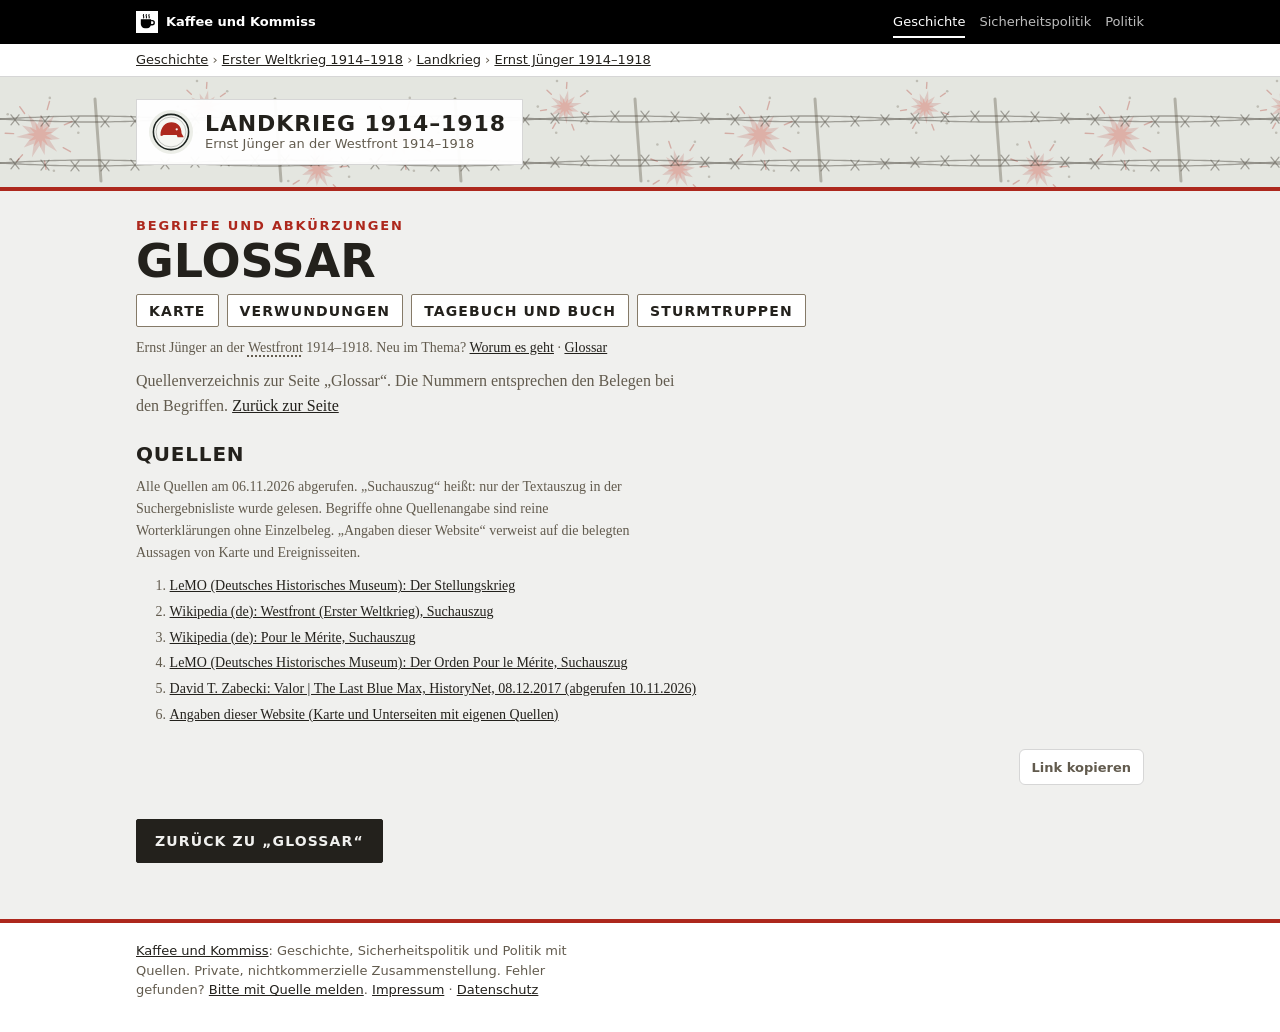
<file: quellen-glossar.html>
<!doctype html>
<html lang="de" class="kk-b-gesch">
<head>
<meta charset="utf-8">
<meta name="viewport" content="width=device-width, initial-scale=1, viewport-fit=cover">
<title>Quellen: Glossar</title>
<meta name="description" content="Quellen zum Glossar der Seiten über Ernst Jünger im Ersten Weltkrieg.">
<link rel="canonical" href="https://kaffeeundkommiss.github.io/Stahlgewitter/quellen-glossar.html">
<meta property="og:type" content="website">
<meta property="og:locale" content="de_DE">
<meta property="og:site_name" content="Erster Weltkrieg">
<meta property="og:title" content="Quellen: Glossar">
<meta property="og:description" content="Quellen zum Glossar der Seiten über Ernst Jünger im Ersten Weltkrieg.">
<meta property="og:url" content="https://kaffeeundkommiss.github.io/Stahlgewitter/quellen-glossar.html">
<!-- Vorschau für Linkvorschauen, erzeugt mit werkzeuge/vorschau.js -->
<meta property="og:image" content="https://kaffeeundkommiss.github.io/Stahlgewitter/vorschau/quellen-glossar.jpg?v=9fe99e32">
<meta property="og:image:width" content="1200">
<meta property="og:image:height" content="630">
<meta property="og:image:alt" content="Quellen zum Glossar: Erster Weltkrieg">
<meta name="twitter:card" content="summary_large_image">
<meta name="twitter:image" content="https://kaffeeundkommiss.github.io/Stahlgewitter/vorschau/quellen-glossar.jpg?v=9fe99e32">
<meta name="theme-color" content="#23211C" media="(prefers-color-scheme: light)">
<meta name="theme-color" content="#12110E" media="(prefers-color-scheme: dark)">
<meta name="apple-mobile-web-app-capable" content="yes">
<meta name="apple-mobile-web-app-title" content="Jünger 1914–18">
<link rel="icon" href="icons/favicon.svg" type="image/svg+xml">
<link rel="apple-touch-icon" sizes="180x180" href="icons/apple-touch-icon.png">
<link rel="manifest" href="manifest.webmanifest">
<link rel="stylesheet" href="site.css">
<link rel="stylesheet" href="https://kaffeeundkommiss.github.io/schriften/schriften.css">
<link rel="stylesheet" href="basis.css">
<style>
/* Glossar: Kopf wie auf den anderen Seiten, darunter die Begriffe aus site.js */
:root {
  --paper: #eceee8; --panel: #f6f7f3; --ink: #1d2420; --muted: #5d6861; --rule: #c3c9c1; --border: #6f7a72;
  --j2: #6b6f6c; --j4: #2a5d91; --j6: #3f7a2e; --j10: #b07d0a; --j11: #7a3d8f; --ally: #4f6d7a; --red: #ad281d; --red-soft: rgba(173,40,29,.12);
  --f-display: "Barlow Condensed", "Arial Narrow", system-ui, sans-serif;
  --f-body: "Source Serif 4", Georgia, "Times New Roman", serif;
  --f-mono: "IBM Plex Mono", ui-monospace, Menlo, Consolas, monospace;
  color-scheme: light; padding-top: env(safe-area-inset-top, 0px); padding-bottom: env(safe-area-inset-bottom, 0px);
}
@media (prefers-color-scheme: dark) { :root:not([data-theme="light"]) {
  --paper: #121614; --panel: #181d1a; --ink: #e2e6e1; --muted: #98a39b; --rule: #313a35; --border: #7d8a82;
  --j2: #a4aaa6; --j4: #6fa3e0; --j6: #7dbb5f; --j10: #e0b33c; --j11: #c08ad6; --ally: #8fb3c4; --red: #e4533f; --red-soft: rgba(228,83,63,.16);
  color-scheme: dark } }
:root[data-theme="dark"] {
  --paper: #121614; --panel: #181d1a; --ink: #e2e6e1; --muted: #98a39b; --rule: #313a35; --border: #7d8a82;
  --j2: #a4aaa6; --j4: #6fa3e0; --j6: #7dbb5f; --j10: #e0b33c; --j11: #c08ad6; --ally: #8fb3c4; --red: #e4533f; --red-soft: rgba(228,83,63,.16);
  color-scheme: dark }

* { box-sizing: border-box }
body { margin: 0; background: var(--paper); color: var(--ink); font: 400 16px/1.55 var(--f-body) }
[hidden] { display: none !important }
.wrap { max-width: 1040px; margin: 0 auto; padding-block: 28px 56px;
  padding-left: max(16px, env(safe-area-inset-left, 0px)); padding-right: max(16px, env(safe-area-inset-right, 0px));
  display: grid; grid-template-columns: minmax(0, 1fr); gap: 26px }
.wrap > * { min-width: 0 }
header { display: grid; gap: 10px }
.brand { display: flex; align-items: center; gap: 16px }
.brand-text { display: grid; gap: 6px; min-width: 0 }
.logo { width: 76px; height: 76px; flex: none }
.logo-ring { fill: var(--panel); stroke: var(--ink); stroke-width: 3 }
.logo-inner { fill: none; stroke: var(--ink); stroke-width: 1; opacity: .5 }
.logo-plane { fill: var(--red) }
.logo-text { fill: var(--ink); font: 700 12.5px var(--f-display); letter-spacing: .16em }
.eyebrow { font: 600 13px/1 var(--f-display); letter-spacing: .14em; text-transform: uppercase; color: var(--red) }
h1, .h1 { font: 700 clamp(28px, 5vw, 46px)/1 var(--f-display); margin: 0; text-transform: uppercase; text-wrap: balance }
.lede { margin: 0; max-width: 68ch; color: var(--muted) }
nav.pages { display: flex; gap: 8px; flex-wrap: wrap }
nav.pages a { font: 600 14px/1 var(--f-display); letter-spacing: .08em; text-transform: uppercase; color: var(--ink); text-decoration: none;
  border: 1px solid var(--border); border-radius: 2px; padding: 9px 12px 8px; background: var(--panel) }
nav.pages a[aria-current="page"] { background: var(--ink); color: var(--paper); border-color: var(--ink) }
nav.pages a[aria-current="true"] { background: var(--ink); color: var(--paper); border-color: var(--ink) }
nav.sub { display: flex; gap: 20px; border-bottom: 1px solid var(--rule); overflow-x: auto; scrollbar-width: none; margin-top: -2px }
nav.sub::-webkit-scrollbar { display: none }
nav.sub a { font: 600 13px/1 var(--f-display); letter-spacing: .08em; text-transform: uppercase; color: var(--muted); text-decoration: none;
  white-space: nowrap; padding: 8px 0 9px; border-bottom: 3px solid transparent; margin-bottom: -1px }
nav.sub a:hover { color: var(--ink) }
nav.sub a[aria-current="page"] { color: var(--ink); border-bottom-color: var(--red) }
nav.sub a:focus-visible { outline: 2px solid var(--red); outline-offset: 2px }
nav.pages a:focus-visible, button:focus-visible, summary:focus-visible { outline: 2px solid var(--red); outline-offset: 2px }
@media (max-width: 560px) { .logo { width: 56px; height: 56px } .brand { gap: 12px } }

h2 { font: 700 20px/1 var(--f-display); text-transform: uppercase; letter-spacing: .04em; margin: 0 }
.sect { display: grid; gap: 12px }
.hint { font-size: 14px; color: var(--muted); margin: 0 } .hint a { color: var(--ink) }
dl.gloss { margin: 0; display: grid; gap: 10px }
dl.gloss > div { background: var(--panel); border: 1px solid var(--rule); border-radius: 3px; padding: 11px 14px 12px; display: grid; gap: 5px; scroll-margin-top: 16px }
dl.gloss > div:target { border-left: 4px solid var(--red) }
dl.gloss dt { font: 700 18px/1.15 var(--f-display); letter-spacing: .03em }
dl.gloss dd { margin: 0 }
dl.gloss .gsrc { font-size: 13.5px; color: var(--muted) } dl.gloss .gsrc a { color: var(--ink) }
ol.gsrcs { margin: 0; padding-left: 2.4em; display: grid; gap: 4px; font-size: 14px; color: var(--muted) } ol.gsrcs a { color: var(--ink); overflow-wrap: anywhere }
</style>
<link rel="stylesheet" href="bereich.css">
</head>
<body>
<div class="kk-leiste"><div class="kk-in">
  <a class="kk-haus" href="https://kaffeeundkommiss.github.io/"><img src="kk-tasse.svg" alt="" width="22" height="22"><span>Kaffee und Kommiss</span></a>
  <nav class="kk-bereiche" aria-label="Bereiche"><a href="https://kaffeeundkommiss.github.io/geschichte/" aria-current="true">Geschichte</a><a href="https://kaffeeundkommiss.github.io/sicherheitspolitik/"><span class="kk-lang">Sicherheitspolitik</span><span class="kk-kurz">Sicherheit</span></a><a href="https://kaffeeundkommiss.github.io/politik/">Politik</a></nav>
</div></div>
<nav class="kk-pfad" aria-label="Pfad"><div class="kk-in"><a href="https://kaffeeundkommiss.github.io/geschichte/">Geschichte</a> › <a href="https://kaffeeundkommiss.github.io/geschichte/erster-weltkrieg/">Erster Weltkrieg 1914–1918</a> › <a href="https://kaffeeundkommiss.github.io/geschichte/erster-weltkrieg/landkrieg/">Landkrieg</a> › <a href="./">Ernst Jünger 1914–1918</a></div></nav>
<div class="kk-kopf"><div class="kk-in">
  <a class="kk-schild" href="https://kaffeeundkommiss.github.io/geschichte/erster-weltkrieg/landkrieg/"><img src="icons/favicon.svg" alt="" width="44" height="44"><span><span class="kk-name" style="display:block">Landkrieg 1914–1918</span><span class="kk-unter" style="display:block">Ernst Jünger an der Westfront 1914–1918</span></span></a>
</div></div>
<main class="wrap" id="inhalt">
  <header>
    <div class="brand">
      <div class="brand-text">
        <div class="eyebrow">Begriffe und Abkürzungen</div>
        <h1>Glossar</h1>
      </div>
    </div>
    <nav class="pages" aria-label="Seiten">
      <a href="index.html">Karte</a>
      <a href="verwundungen.html">Verwundungen</a>
      <a href="fassungen.html">Tagebuch und Buch</a>
      <a href="sturmtruppen.html">Sturmtruppen</a>
    </nav>
    <p class="lede">Quellenverzeichnis zur Seite „Glossar“. Die Nummern entsprechen den Belegen bei den Begriffen. <a href="glossar.html">Zurück zur Seite</a></p>
  </header>

  <section class="sect" aria-labelledby="qH">
    <h2 id="qH">Quellen</h2>
    <p class="hint">Alle Quellen am 06.11.2026 abgerufen. „Suchauszug“ heißt: nur der Textauszug in der Suchergebnisliste wurde gelesen. Begriffe ohne Quellenangabe sind reine Worterklärungen ohne Einzelbeleg. „Angaben dieser Website“ verweist auf die belegten Aussagen von Karte und Ereignisseiten.</p>
    <ol class="gsrcs" id="gsrcs"></ol>
  </section>

  <p class="qnav"><a class="qbtn" href="glossar.html">Zurück zu „Glossar“</a></p>
</main>
<script src="site.js"></script>
<script>
(() => {
  const S = window.GSRC || {};
  const keys = Object.keys(S);
  const esc = t => t.replace(/[&<>"]/g, c => ({ "&": "&amp;", "<": "&lt;", ">": "&gt;", '"': "&quot;" }[c]));
  document.getElementById("gsrcs").innerHTML = keys.map(k => `<li id="q-${k}"><a href="${S[k][1]}"${S[k][1].startsWith("http") ? ' target="_blank" rel="noopener"' : ""}>${esc(S[k][0])}</a></li>`).join("");
  if (location.hash) { const t = document.getElementById(location.hash.slice(1)); if (t) t.scrollIntoView(); }
})();
</script>
<footer class="kk-fuss"><div class="kk-in">
  <p><a href="https://kaffeeundkommiss.github.io/">Kaffee und Kommiss</a>: Geschichte, Sicherheitspolitik und Politik mit Quellen. Private, nichtkommerzielle Zusammenstellung. Fehler gefunden? <a href="https://kaffeeundkommiss.github.io/kontakt/">Bitte mit Quelle melden</a>. <a href="https://kaffeeundkommiss.github.io/kontakt/#impressum">Impressum</a> · <a href="https://kaffeeundkommiss.github.io/kontakt/#datenschutz">Datenschutz</a></p>
</div></footer>
<script src="link-teilen.js?v=1" defer></script>
</body>
</html>
</file>
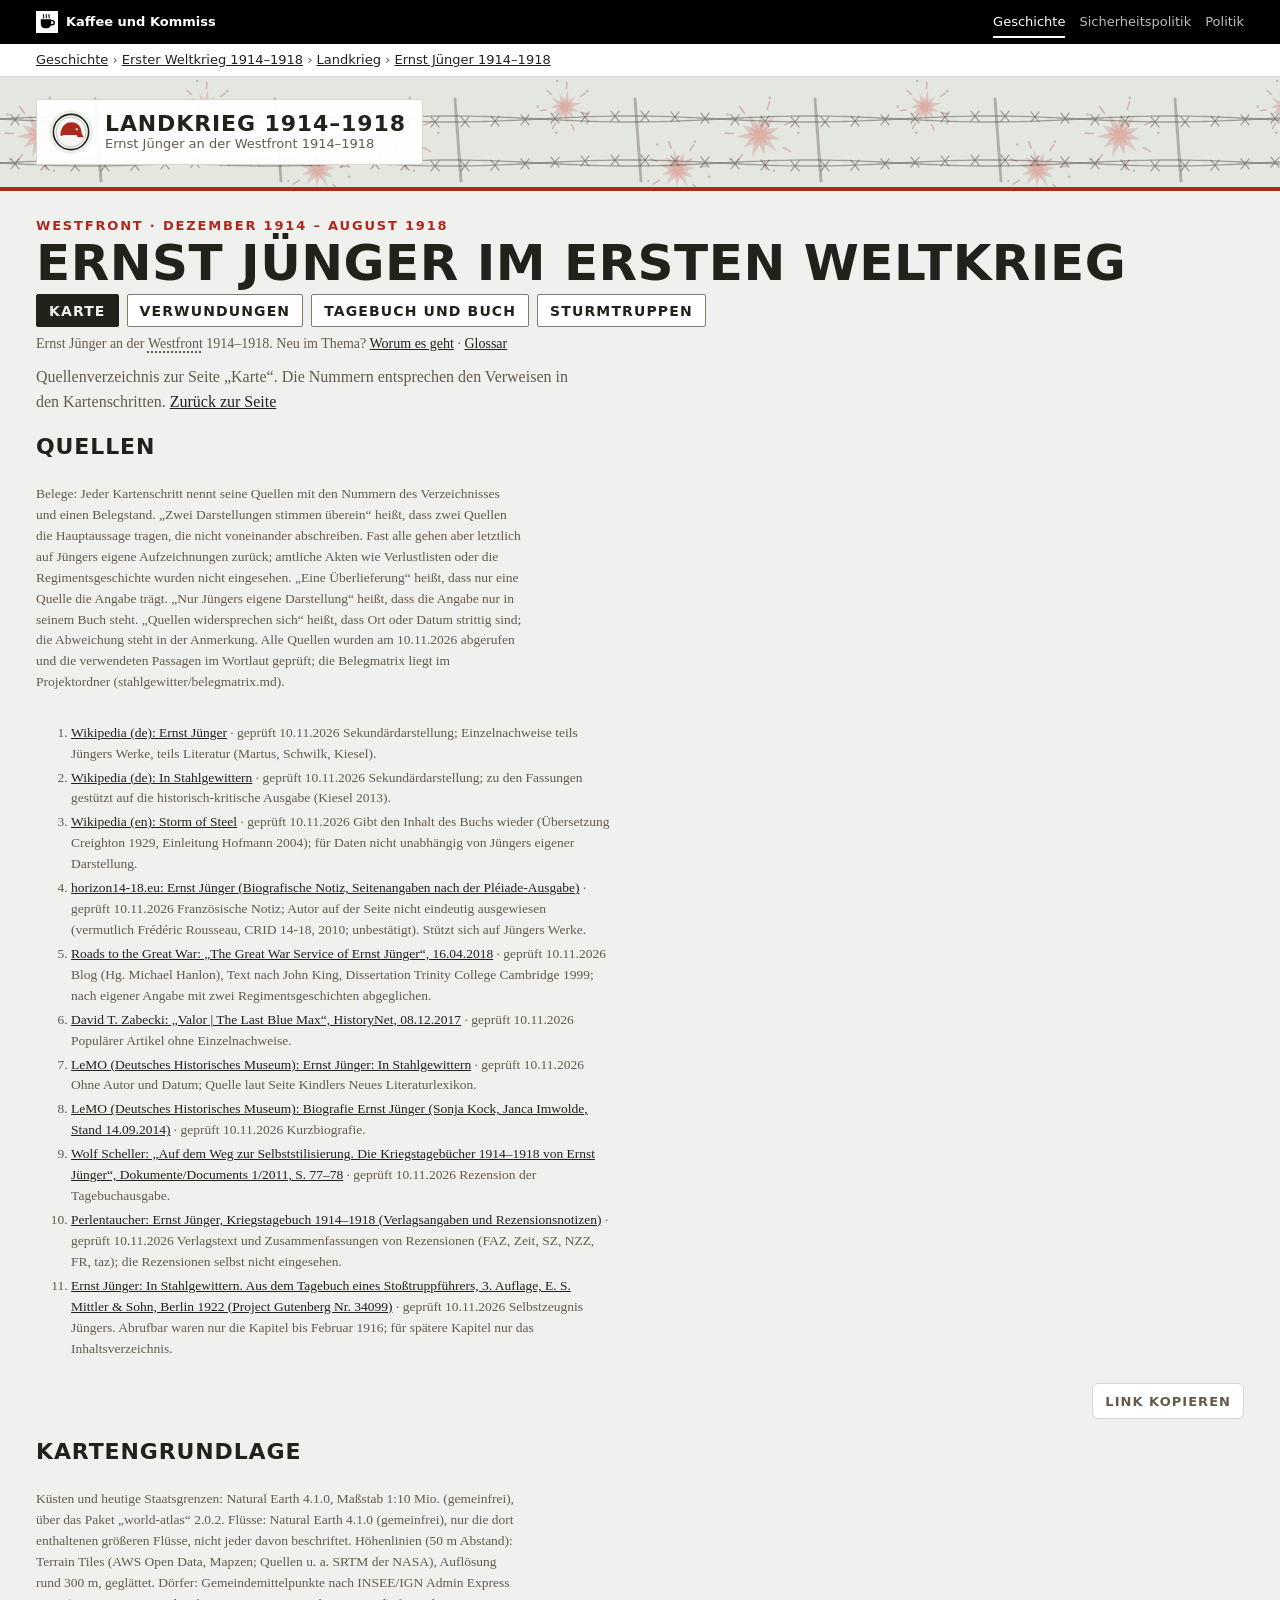
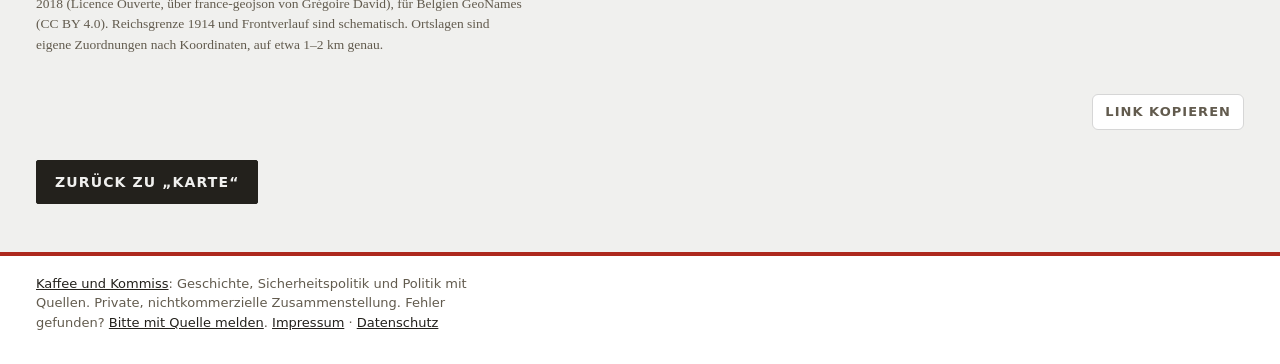
<file: quellen-karte.html>
<!doctype html>
<html lang="de" class="kk-b-gesch kk-breit">
<head>
<meta charset="utf-8">
<meta name="viewport" content="width=device-width, initial-scale=1, viewport-fit=cover">
<meta name="description" content="Quellenverzeichnis zur Karte vom Weg Ernst Jüngers an der Westfront 1914–1918.">
<link rel="canonical" href="https://kaffeeundkommiss.github.io/Stahlgewitter/quellen-karte.html">
<meta property="og:type" content="website">
<meta property="og:locale" content="de_DE">
<meta property="og:site_name" content="Erster Weltkrieg">
<meta property="og:title" content="Quellen: Karte">
<meta property="og:description" content="Quellenverzeichnis zur Karte vom Weg Ernst Jüngers an der Westfront 1914–1918.">
<meta property="og:url" content="https://kaffeeundkommiss.github.io/Stahlgewitter/quellen-karte.html">
<!-- Vorschau für Linkvorschauen, erzeugt mit werkzeuge/vorschau.js -->
<meta property="og:image" content="https://kaffeeundkommiss.github.io/Stahlgewitter/vorschau/quellen-karte.jpg?v=72870815">
<meta property="og:image:width" content="1200">
<meta property="og:image:height" content="630">
<meta property="og:image:alt" content="Quellen zur Karte: Erster Weltkrieg">
<meta name="twitter:card" content="summary_large_image">
<meta name="twitter:image" content="https://kaffeeundkommiss.github.io/Stahlgewitter/vorschau/quellen-karte.jpg?v=72870815">
<meta name="theme-color" content="#23211C" media="(prefers-color-scheme: light)">
<meta name="theme-color" content="#12110E" media="(prefers-color-scheme: dark)">
<meta name="apple-mobile-web-app-capable" content="yes">
<meta name="mobile-web-app-capable" content="yes">
<meta name="apple-mobile-web-app-title" content="Jünger 1914–18">
<meta name="apple-mobile-web-app-status-bar-style" content="default">
<link rel="icon" href="icons/favicon.svg" type="image/svg+xml">
<link rel="icon" href="icons/favicon-32.png" sizes="32x32" type="image/png">
<link rel="apple-touch-icon" sizes="180x180" href="icons/apple-touch-icon.png">
<link rel="manifest" href="manifest.webmanifest">
<link rel="stylesheet" href="site.css">
<style>
/* Grundgerüst, das auf claude.ai die Artefakt-Hülle liefert */
:root { color-scheme: light; padding-top: env(safe-area-inset-top, 0px); padding-bottom: env(safe-area-inset-bottom, 0px) }
body { margin: 0; font: 14px system-ui, -apple-system, sans-serif }
img { max-width: 100% }
[hidden] { display: none !important }
/* Quellenseite */
.sect { display: grid; gap: 12px }
.sect h2 { font: 700 22px/1 var(--f-display); text-transform: uppercase; letter-spacing: .04em; margin: 0 }
</style>
<title>Quellen: Karte</title>
<link rel="stylesheet" href="https://kaffeeundkommiss.github.io/schriften/schriften.css">
<link rel="stylesheet" href="basis.css">
<style>
/* Layout: Karte als Hauptfläche, Detailspalte rechts (mobil darunter), Zeitleiste mit echter Datumsskala, darunter Stationsliste */
:root {
  --paper: #eceee8; --panel: #f6f7f3; --ink: #1d2420; --muted: #5d6861; --rule: #c3c9c1;
  --sea: #9fbdcb; --land-fr: #d3dcea; --land-be: #ece0ae; --land-uk: #ead2cf; --land-nl: #f2d6b8; --land-lu: #dcd2e8; --land-de: #c7c1b6;
  --border: #6f7a72; --j4: #2a5d91; --j6: #3f7a2e; --j10: #b07d0a; --j11: #7a3d8f; --red: #ad281d; --red-soft: rgba(173,40,29,.16); --front: #6e4c2c; --grat: rgba(29,36,32,.07);
  --f-display: "Barlow Condensed", "Arial Narrow", system-ui, sans-serif;
  --f-body: "Source Serif 4", Georgia, "Times New Roman", serif;
  --f-mono: "IBM Plex Mono", ui-monospace, Menlo, Consolas, monospace;
}
@media (prefers-color-scheme: dark) { :root:not([data-theme="light"]) {
  --paper: #121614; --panel: #181d1a; --ink: #e2e6e1; --muted: #98a39b; --rule: #313a35;
  --sea: #0e1518; --land-fr: #1f2b3c; --land-be: #3a3419; --land-uk: #3d2626; --land-nl: #40301c; --land-lu: #2e2840; --land-de: #3a3834;
  --border: #7d8a82; --j4: #6fa3e0; --j6: #7dbb5f; --j10: #e0b33c; --j11: #c08ad6; --red: #e4533f; --red-soft: rgba(228,83,63,.2); --front: #c29462; --grat: rgba(226,230,225,.05);
  color-scheme: dark } }
:root[data-theme="dark"] {
  --paper: #121614; --panel: #181d1a; --ink: #e2e6e1; --muted: #98a39b; --rule: #313a35;
  --sea: #0e1518; --land-fr: #1f2b3c; --land-be: #3a3419; --land-uk: #3d2626; --land-nl: #40301c; --land-lu: #2e2840; --land-de: #3a3834;
  --border: #7d8a82; --j4: #6fa3e0; --j6: #7dbb5f; --j10: #e0b33c; --j11: #c08ad6; --red: #e4533f; --red-soft: rgba(228,83,63,.2); --front: #c29462; --grat: rgba(226,230,225,.05);
  color-scheme: dark }

* { box-sizing: border-box }
body { background: var(--paper); color: var(--ink); font: 400 16px/1.55 var(--f-body); }
.wrap { max-width: 1240px; margin: 0 auto; padding-block: 28px 48px;
  padding-left: max(16px, env(safe-area-inset-left, 0px)); padding-right: max(16px, env(safe-area-inset-right, 0px));
  display: grid; grid-template-columns: minmax(0, 1fr); gap: 22px; }
.wrap > * { min-width: 0 }
header { display: grid; gap: 6px }
.brand { display: flex; align-items: center; gap: 16px }
.brand-text { display: grid; gap: 6px; min-width: 0 }
nav.pages { display: flex; gap: 8px; flex-wrap: wrap }
nav.pages a { font: 600 14px/1 var(--f-display); letter-spacing: .08em; text-transform: uppercase; color: var(--ink); text-decoration: none;
  border: 1px solid var(--border); border-radius: 2px; padding: 9px 12px 8px; background: var(--panel) }
nav.pages a[aria-current="page"] { background: var(--ink); color: var(--paper); border-color: var(--ink) }
nav.pages a:focus-visible { outline: 2px solid var(--red); outline-offset: 2px }
.more { margin: 0; font-size: 15px } .more a { color: var(--ink); font-weight: 600 }
.logo { width: 76px; height: 76px; flex: none }
.logo-ring { fill: var(--panel); stroke: var(--ink); stroke-width: 3 }
.logo-inner { fill: none; stroke: var(--ink); stroke-width: 1; opacity: .5 }
.logo-plane { fill: var(--red) }
.logo-text { fill: var(--ink); font: 700 12.5px var(--f-display); letter-spacing: .16em }
@media (max-width: 560px) { .logo { width: 56px; height: 56px } .brand { gap: 12px } }
.eyebrow { font: 600 13px/1 var(--f-display); letter-spacing: .14em; text-transform: uppercase; color: var(--red) }
h1, .h1 { font: 700 clamp(30px, 5vw, 50px)/1 var(--f-display); letter-spacing: .01em; margin: 0; text-wrap: balance; text-transform: uppercase }
.lede { margin: 4px 0 0; max-width: 68ch; color: var(--muted) }
.intro { background: var(--panel); border: 1px solid var(--rule); border-left: 4px solid var(--red); border-radius: 3px; padding: 14px 18px 16px; display: grid; gap: 8px; max-width: 860px }
.intro h2 { font: 700 22px/1 var(--f-display); text-transform: uppercase; letter-spacing: .04em; margin: 0 }
.intro > summary { list-style: none; cursor: pointer; display: flex; align-items: center; justify-content: space-between; gap: 12px }
.intro > summary::-webkit-details-marker { display: none }
.intro > summary:focus-visible { outline: 2px solid var(--red); outline-offset: 2px }
.intro .tgl { font: 600 13px/1 var(--f-display); letter-spacing: .08em; text-transform: uppercase; border: 1px solid var(--border); border-radius: 2px; padding: 8px 10px 7px; background: var(--paper) }
.intro .tgl .op, .intro:not([open]) .tgl .cl { display: none } .intro:not([open]) .tgl .op { display: inline }
.intro:not([open]) { padding-bottom: 14px }
.intro p { margin: 0 } .intro .how { font-size: 15px; color: var(--muted) } .intro .how b { color: var(--ink); font-weight: 600 } .intro a { color: var(--ink); font-weight: 600 }
.side-label { font-family: var(--f-display); font-weight: 700; letter-spacing: .12em; text-transform: uppercase; fill: var(--front); paint-order: stroke; stroke: var(--paper); stroke-linejoin: round; pointer-events: none; transition: opacity .3s }
.legend-m { display: none }

/* Zeitleiste fest unter der Karte; der Schrittbereich steht rechts daneben und darf länger sein, ohne die Zeitleiste zu verschieben */
.stage { display: grid; grid-template-columns: minmax(0, 1fr) 340px; grid-template-rows: auto 1fr; gap: 18px; align-items: start }
.stage > .map { grid-column: 1; grid-row: 1 }
.stage > .controls { grid-column: 1; grid-row: 2 }
/* Feste Höhe des Schrittbereichs: längere Texte scrollen darin, damit nichts darunter springt */
.stage > .panel { grid-column: 2; grid-row: 1 / span 2; align-self: stretch; contain: size; overflow-y: auto; overscroll-behavior: contain; align-content: start }
@media (max-width: 900px) { .stage { grid-template-columns: minmax(0, 1fr); grid-template-rows: none }
  .stage > .map, .stage > .controls, .stage > .panel { grid-column: 1; grid-row: auto }
  .stage > .panel { align-self: start; height: 400px } }

.map { position: relative; background: var(--sea); border: 1px solid var(--rule); border-radius: 3px; overflow: hidden }
.map svg { display: block; width: 100%; height: auto; aspect-ratio: 1000 / 640; max-width: 100%; touch-action: manipulation }
@media (max-width: 640px) { .map svg { aspect-ratio: 1 / 1 } }
.c-250 { fill: var(--land-fr) } .c-056 { fill: var(--land-be) } .c-826 { fill: var(--land-uk) } .c-528 { fill: var(--land-nl) } .c-442 { fill: var(--land-lu) } .c-276 { fill: var(--land-de) }
.country { stroke: var(--border); stroke-width: 1.3; vector-effect: non-scaling-stroke; stroke-linejoin: round }
.al { fill: var(--land-de); stroke: var(--land-de); stroke-width: .6; vector-effect: non-scaling-stroke }
.alline { fill: none; stroke: var(--border); stroke-width: 1.3; stroke-dasharray: 5 3; vector-effect: non-scaling-stroke }
.grat { fill: none; stroke: var(--grat); stroke-width: 1; vector-effect: non-scaling-stroke }
.front { fill: none; stroke: var(--front); stroke-width: 2.4; vector-effect: non-scaling-stroke; transition: opacity .7s; opacity: 0; stroke-linejoin: round }
.front.on { opacity: .85 }
.front-teeth { fill: none; stroke: var(--front); stroke-width: 6; stroke-dasharray: 1.5 7; vector-effect: non-scaling-stroke; opacity: 0; transition: opacity .7s }
.front-teeth.on { opacity: .45 }
.city circle { fill: var(--muted) }
.city text, .clabel { fill: var(--muted); font-family: var(--f-display); paint-order: stroke; stroke: var(--paper); stroke-width: 3px; stroke-linejoin: round }
.clabel { fill: var(--ink); opacity: .62; letter-spacing: .2em; font-weight: 700; stroke: none }
.emb { pointer-events: auto }
.emb-ring { stroke: rgba(0,0,0,.35); stroke-width: .4 }
.route-all { fill: none; stroke: var(--red); stroke-opacity: .28; stroke-width: 1.2; stroke-dasharray: 3 4; vector-effect: non-scaling-stroke }
.route-done { fill: none; stroke: var(--red); stroke-width: 2.6; vector-effect: non-scaling-stroke; stroke-linecap: round; stroke-linejoin: round }
.trk path { fill: none; stroke: var(--c); vector-effect: non-scaling-stroke; stroke-linecap: round; stroke-linejoin: round }
.trk-solid { stroke-width: 2.2 } .trk-dash { stroke-width: 2; stroke-dasharray: 5 4 }
.trk-jg .trk-solid { stroke-width: 2.8 }
.trk-dot { fill: var(--c); stroke: var(--paper); stroke-width: 1.2; vector-effect: non-scaling-stroke; cursor: pointer }
.trk-plane { fill: var(--c); stroke: var(--paper); stroke-width: .9; paint-order: stroke; stroke-linejoin: round; cursor: pointer }
#cur { transition: none }
.trk { transition: opacity .6s } .trk.merged { opacity: .45 }
.mk { opacity: 0; transition: opacity .4s; cursor: pointer } .mk.on { opacity: 1 }
.mk-x { stroke: var(--ink); stroke-width: 1.8; vector-effect: non-scaling-stroke; fill: none }
.mk-sym { fill: var(--ink); font-family: var(--f-body); font-weight: 600; paint-order: stroke; stroke: var(--paper); stroke-width: 3px; stroke-linejoin: round }
.ev-label { fill: var(--ink); font-family: var(--f-display); font-weight: 600; paint-order: stroke; stroke: var(--paper); stroke-linejoin: round }
.cur-ring { fill: var(--red-soft); stroke: var(--red); stroke-width: 1.2; vector-effect: non-scaling-stroke }
.cur-label { font-family: var(--f-display); font-weight: 700; fill: var(--ink); paint-order: stroke; stroke: var(--paper); stroke-linejoin: round }
@keyframes pulse { 0% { transform: scale(.6); opacity: .9 } 100% { transform: scale(1.8); opacity: 0 } }
.pulse { transform-box: fill-box; transform-origin: center; animation: pulse 2s ease-out infinite; fill: none; stroke: var(--red); vector-effect: non-scaling-stroke; stroke-width: 1.5 }

.legend { position: absolute; left: 10px; bottom: 10px; background: color-mix(in srgb, var(--panel) 88%, transparent); border: 1px solid var(--rule);
  border-radius: 3px; padding: 7px 10px; font: 500 12px/1.5 var(--f-display); letter-spacing: .03em; display: grid; gap: 2px; color: var(--muted) }
.legend i { display: inline-block; width: 18px; height: 0; vertical-align: middle; margin-right: 6px; border-top: 2.5px solid var(--red) }
.legend i.f { border-top-color: var(--front) } .legend i.u { border-top-color: var(--c) } .legend span { white-space: nowrap } .legend .lp { display: inline-block; width: 18px; height: 14px; vertical-align: middle; margin-right: 6px } .legend i.d { border-top: 2px dashed var(--muted) } .legend i.b { border-top: 1.5px dashed var(--border) }
.legend .x { display: inline-block; width: 18px; margin-right: 6px; text-align: center; color: var(--ink); font-weight: 700 }
.legend .k { font-family: var(--f-body); font-weight: 700; font-size: 14px; line-height: 1 }
.legend i.sw { height: 10px; width: 12px; border: 1px solid var(--border) }
.legend { grid-template-columns: auto auto; column-gap: 14px }
@media (max-width: 560px) { .legend { position: static; border: 0; border-top: 1px solid var(--rule); border-radius: 0; grid-template-columns: 1fr 1fr } }
.mapbtn { position: absolute; right: 10px; top: 10px; }

.panel { background: var(--panel); border: 1px solid var(--rule); border-radius: 3px; padding: 18px 18px 16px; display: grid; gap: 10px; min-width: 0 }
.count { font: 500 12px/1 var(--f-mono); color: var(--muted); letter-spacing: .04em; display: flex; justify-content: space-between }
.panel h2 { font: 700 30px/1.02 var(--f-display); margin: 0; text-transform: uppercase; text-wrap: balance }
.sub { color: var(--muted); font-size: 15px; margin-top: -4px }
.dates { font: 500 14px/1.3 var(--f-mono); color: var(--red); font-variant-numeric: tabular-nums }
.chip { display: inline-block; font: 600 12px/1 var(--f-display); letter-spacing: .1em; text-transform: uppercase; border: 1px solid var(--rule); padding: 5px 7px 4px; border-radius: 2px; color: var(--muted) }
.panel p { margin: 0 }
.panel h2.kia-t, .kia-t { color: var(--red) }
.uchip { display: inline-block; font: 600 12px/1 var(--f-display); letter-spacing: .06em; text-transform: uppercase; padding: 4px 7px 3px 6px; border-radius: 2px;
  border: 1px solid var(--rule); border-left: 4px solid var(--c); color: var(--ink); white-space: nowrap }
#pUnits { display: flex; flex-wrap: wrap; gap: 6px }
#pPersons { display: grid; gap: 8px; border-top: 1px solid var(--rule); padding-top: 10px }
.pp { font-size: 14.5px; display: grid; gap: 4px; justify-items: start } .pp .chips { display: flex; flex-wrap: wrap; gap: 5px } .pp b { font-weight: 600 } .pp span { color: var(--muted) }
.pp.is-kia b, .person.is-kia > b { color: var(--red) }
.persons { display: grid; gap: 10px }
.person-grid { display: grid; grid-template-columns: repeat(auto-fill, minmax(250px, 1fr)); gap: 14px 22px }
.person { display: grid; gap: 4px; align-content: start; font-size: 14.5px; padding: 10px 12px; border: 1px solid var(--rule); border-radius: 3px; background: var(--panel); min-width: 0 }
.person[role="button"] { cursor: pointer } .person[role="button"]:hover { border-color: var(--border) }
.person:focus-visible { outline: 2px solid var(--red); outline-offset: 2px }
.person > b { font: 700 17px/1.2 var(--f-display); letter-spacing: .03em; text-transform: uppercase }
.person .chips { display: flex; flex-wrap: wrap; gap: 5px }
.person span { color: var(--muted) } .person .fate { color: var(--ink) }
.person.is-kia { border-left: 3px solid var(--red) }
.tod { font-size: 14px; color: var(--muted) } .tod b { color: var(--ink); font-weight: 600 }
.tod-k b, .tod-s b { color: var(--red) }
table.others { min-width: 0 } table.others tr { cursor: default } table.others tr:hover td { background: none }
@media (max-width: 600px) { table.others tr { grid-template-columns: 1fr } table.others td:first-child { padding-top: 4px } }
.event { border-top: 1px solid var(--rule); padding-top: 9px; font-size: 15px }
.event b { font-family: var(--f-mono); font-weight: 500; font-size: 13px; color: var(--ink); display: block }
.note { font-size: 13.5px; color: var(--muted); font-style: italic }

.controls { display: grid; gap: 10px; background: var(--panel); border: 1px solid var(--rule); border-radius: 3px; padding: 14px 16px 12px }
.btns { display: flex; gap: 8px; align-items: center; flex-wrap: wrap }
.btns-main, .btns-sub { display: flex; gap: 8px; align-items: center }
.btns-sub { flex: 1 1 auto }
button { font: 600 14px/1 var(--f-display); letter-spacing: .08em; text-transform: uppercase; color: var(--ink); background: var(--paper);
  border: 1px solid var(--border); border-radius: 2px; padding: 9px 12px 8px; cursor: pointer }
button:hover { border-color: var(--ink) }
button:focus-visible { outline: 2px solid var(--red); outline-offset: 2px }
button.primary { background: var(--red); border-color: var(--red); color: #fff; min-width: 108px }
.speed { margin-left: auto; font: 500 12px var(--f-mono); color: var(--muted); display: flex; gap: 6px; align-items: center }
@media (max-width: 640px) {
  /* Handy: Karte, direkt darunter Zurück/Abspielen/Weiter, dann der Schritttext; Datum, Tempo, Zeitleiste und Legende folgen danach */
  .stage { display: flex; flex-direction: column; gap: 10px }
  .stage > .map { order: 1 } .stage > .controls { display: contents } .controls > .btns { display: contents }
  .btns-main { order: 2; display: grid; grid-template-columns: 1fr 1.25fr 1fr; gap: 8px }
  .stage > .panel { order: 3; height: auto; contain: none; overflow: visible }
  .btns-sub { order: 4; display: grid; grid-template-columns: 1fr 1fr 1fr; gap: 8px; align-items: center; margin-top: 6px }
  .controls > .ruler { order: 5; margin: 0 10px }
  .legend-m { order: 6; display: block; background: var(--panel); border: 1px solid var(--rule); border-radius: 3px; padding: 10px 14px }
  .legend-m > summary { cursor: pointer; font: 600 14px/1.2 var(--f-display); letter-spacing: .08em; text-transform: uppercase; min-height: 28px; display: flex; align-items: center }
  .legend-m .legend { position: static; border: 0; background: none; padding: 8px 0 0; grid-template-columns: 1fr 1fr }
  .map > .legend { display: none }
  .btns-main button, .btns-sub button { min-height: 44px; padding-inline: 4px; white-space: nowrap; letter-spacing: .04em; font-size: 13px }
  .btns { display: grid; grid-template-columns: 1fr 1fr 1fr; }
  .btns button { min-height: 44px; padding-inline: 4px; white-space: nowrap; letter-spacing: .04em; font-size: 13px }
  #reset { grid-column: 1 } .nowdate { grid-column: 2; text-align: center } .speed { grid-column: 3; margin-left: 0; justify-content: flex-end }
  .speed select { min-height: 40px }
  .ruler .tick { width: 10px; margin-left: -5px; height: 26px; top: 10px }
  .ruler .tick::after { left: 3px; top: 8px }
  .panel h2 { font-size: 26px }
  .mapbtn { padding: 8px 10px 7px; font-size: 13px }
}
.speed select { font: inherit; color: var(--ink); background: var(--paper); border: 1px solid var(--border); padding: 4px }

.ruler { position: relative; height: 62px; margin: 4px 6px 0 }
.ruler .axis { position: absolute; left: 0; right: 0; top: 22px; height: 2px; background: var(--rule) }
.ruler .prog { position: absolute; left: 0; top: 22px; height: 2px; background: var(--red) }
.ruler .playhead { position: absolute; top: 10px; width: 4px; height: 26px; margin-left: -2px; background: var(--red); border-radius: 1px; pointer-events: none; box-shadow: 0 0 0 2px var(--panel) }
.nowdate { font: 500 13px var(--f-mono); color: var(--red); font-variant-numeric: tabular-nums; min-width: 9.5ch }
.ruler .tick { position: absolute; top: 14px; width: 8px; height: 18px; margin-left: -4px; padding: 0; border: 0; background: none; cursor: pointer }
.ruler .tick::after { content: ""; position: absolute; left: 2px; top: 4px; width: 4px; height: 10px; background: var(--muted); border-radius: 1px }
.ruler .tick.visited::after { background: var(--red) }
.ruler .month { position: absolute; top: 34px; font: 500 11px var(--f-mono); color: var(--muted); transform: translateX(-50%); white-space: nowrap }
.ruler .month.y { color: var(--ink); top: 0 }
.ruler .mt { position: absolute; top: 24px; width: 1px; height: 6px; background: var(--rule) }

.list { overflow-x: auto }
@media (max-width: 600px) {
  table { min-width: 0 } thead { display: none }
  tr { display: grid; grid-template-columns: 2.4em minmax(0, 1fr); border-bottom: 1px solid var(--rule); padding: 8px 0 }
  .list td { border: 0; padding: 1px 6px } .list td.n { grid-row: span 3; padding-top: 3px }
  .list td:last-child { padding-top: 4px }
}
table { border-collapse: collapse; width: 100%; min-width: 620px; font-size: 15px }
th { font: 600 12px/1 var(--f-display); letter-spacing: .12em; text-transform: uppercase; color: var(--muted); text-align: left; padding: 8px 10px; border-bottom: 1.5px solid var(--ink) }
td { padding: 8px 10px; border-bottom: 1px solid var(--rule); vertical-align: top }
td.n, td.d { font: 400 13px/1.5 var(--f-mono); font-variant-numeric: tabular-nums; white-space: nowrap; color: var(--muted) }
tr { cursor: pointer } tr:hover td { background: var(--red-soft) }
tr.cur td { background: var(--red-soft) } tr.cur td.n { color: var(--red); font-weight: 500 }
td b { font-weight: 600 }
h3 { font: 700 20px/1 var(--f-display); text-transform: uppercase; letter-spacing: .04em; margin: 8px 0 0 }
.chron > summary { display: flex; align-items: baseline; gap: 12px; cursor: pointer; list-style: none; padding: 4px 0 8px; border-bottom: 1px solid var(--rule) }
.chron > summary::-webkit-details-marker { display: none }
.chron > summary h3 { margin: 0 }
.chron > summary .cnt { font: 500 13px/1 var(--f-mono); color: var(--muted) }
.chron > summary { align-items: center; flex-wrap: wrap }
.chron > summary .tgl { font: 600 13px/1 var(--f-display); letter-spacing: .08em; text-transform: uppercase; color: var(--ink); background: var(--paper);
  border: 1px solid var(--border); border-radius: 2px; padding: 8px 11px 7px }
.chron > summary:hover .tgl { border-color: var(--ink) }
.chron .tgl .cl, .chron[open] .tgl .op { display: none } .chron[open] .tgl .cl { display: inline }
.chron > summary:hover h3, .chron > summary:focus-visible h3 { color: var(--red) }
.chron > summary:focus-visible { outline: 2px solid var(--red); outline-offset: 2px }
.insignia { display: grid; gap: 10px }
.ins-grid { display: grid; grid-template-columns: repeat(auto-fill, minmax(260px, 1fr)); gap: 12px 22px }
.ins { display: flex; gap: 12px; align-items: flex-start; font-size: 14.5px; min-width: 0 }
.ins svg { width: 40px; height: 40px; flex: none }
.ins b { display: block; font: 600 15px/1.3 var(--f-display); letter-spacing: .06em; text-transform: uppercase }
.ins span { color: var(--muted) }
.sources { font-size: 13.5px; color: var(--muted); max-width: 36em }
.sources a { color: var(--ink) }
.src { font-size: 13.5px; color: var(--muted); display: grid; gap: 6px; border-top: 1px solid var(--rule); padding-top: 9px }
.src a { color: var(--ink) } .src .refs { line-height: 1.45; display: grid; gap: 3px }
.bel { justify-self: start; font: 500 12px/1 var(--f-mono); letter-spacing: .02em; padding: 4px 7px 3px; border-radius: 2px; border: 1px solid var(--border); color: var(--ink) }
.bel-1 { border-style: dashed } .bel-x { border-color: var(--red); color: var(--red) }
ol.srclist { font-size: 13.5px; color: var(--muted); max-width: 90ch; margin: 4px 0 0; padding-left: 2.6em; display: grid; gap: 3px }
ol.srclist a { color: var(--ink) } ol.srclist li:target { background: var(--red-soft) }
.spur-label { fill: var(--ink); stroke: var(--paper); paint-order: stroke; stroke-linejoin: round; font-family: var(--f-display) }
@media (prefers-reduced-motion: reduce) { .pulse { animation: none } .front, .mk, .trk { transition: none } }
</style>
<link rel="stylesheet" href="bereich.css">
</head>
<body>
<div class="kk-leiste"><div class="kk-in">
  <a class="kk-haus" href="https://kaffeeundkommiss.github.io/"><img src="kk-tasse.svg" alt="" width="22" height="22"><span>Kaffee und Kommiss</span></a>
  <nav class="kk-bereiche" aria-label="Bereiche"><a href="https://kaffeeundkommiss.github.io/geschichte/" aria-current="true">Geschichte</a><a href="https://kaffeeundkommiss.github.io/sicherheitspolitik/"><span class="kk-lang">Sicherheitspolitik</span><span class="kk-kurz">Sicherheit</span></a><a href="https://kaffeeundkommiss.github.io/politik/">Politik</a></nav>
</div></div>
<nav class="kk-pfad" aria-label="Pfad"><div class="kk-in"><a href="https://kaffeeundkommiss.github.io/geschichte/">Geschichte</a> › <a href="https://kaffeeundkommiss.github.io/geschichte/erster-weltkrieg/">Erster Weltkrieg 1914–1918</a> › <a href="https://kaffeeundkommiss.github.io/geschichte/erster-weltkrieg/landkrieg/">Landkrieg</a> › <a href="./">Ernst Jünger 1914–1918</a></div></nav>
<div class="kk-kopf"><div class="kk-in">
  <a class="kk-schild" href="https://kaffeeundkommiss.github.io/geschichte/erster-weltkrieg/landkrieg/"><img src="icons/favicon.svg" alt="" width="44" height="44"><span><span class="kk-name" style="display:block">Landkrieg 1914–1918</span><span class="kk-unter" style="display:block">Ernst Jünger an der Westfront 1914–1918</span></span></a>
</div></div>
<main class="wrap" id="inhalt">
  <header>
    <div class="brand">
      <div class="brand-text">
        <div class="eyebrow">Westfront · Dezember 1914 – August 1918</div>
        <h1>Ernst Jünger im Ersten Weltkrieg</h1>
      </div>
    </div>
    <nav class="pages" aria-label="Seiten">
      <a href="index.html" aria-current="page">Karte</a>
      <a href="verwundungen.html">Verwundungen</a>
      <a href="fassungen.html">Tagebuch und Buch</a>
      <a href="sturmtruppen.html">Sturmtruppen</a>
    </nav>
    <p class="lede">Quellenverzeichnis zur Seite „Karte“. Die Nummern entsprechen den Verweisen in den Kartenschritten. <a href="index.html">Zurück zur Seite</a></p>
  </header>

  <section class="sect" aria-labelledby="qH">
  <h2 id="qH">Quellen</h2>
  <p class="sources">Belege: Jeder Kartenschritt nennt seine Quellen mit den Nummern des Verzeichnisses und einen Belegstand. „Zwei Darstellungen stimmen überein“ heißt, dass zwei Quellen die Hauptaussage tragen, die nicht voneinander abschreiben. Fast alle gehen aber letztlich auf Jüngers eigene Aufzeichnungen zurück; amtliche Akten wie Verlustlisten oder die Regimentsgeschichte wurden nicht eingesehen. „Eine Überlieferung“ heißt, dass nur eine Quelle die Angabe trägt. „Nur Jüngers eigene Darstellung“ heißt, dass die Angabe nur in seinem Buch steht. „Quellen widersprechen sich“ heißt, dass Ort oder Datum strittig sind; die Abweichung steht in der Anmerkung. Alle Quellen wurden am 10.11.2026 abgerufen und die verwendeten Passagen im Wortlaut geprüft; die Belegmatrix liegt im Projektordner (stahlgewitter/belegmatrix.md).</p>
  <ol class="srclist" id="srcList" aria-label="Quellenverzeichnis"></ol>
  </section>

  <section class="sect" aria-labelledby="kgH">
  <h2 id="kgH">Kartengrundlage</h2>
  <p class="sources">Küsten und heutige Staatsgrenzen: Natural Earth 4.1.0, Maßstab 1:10 Mio. (gemeinfrei), über das Paket „world-atlas“ 2.0.2. Flüsse: Natural Earth 4.1.0 (gemeinfrei), nur die dort enthaltenen größeren Flüsse, nicht jeder davon beschriftet. Höhenlinien (50 m Abstand): Terrain Tiles (AWS Open Data, Mapzen; Quellen u. a. SRTM der NASA), Auflösung rund 300 m, geglättet. Dörfer: Gemeindemittelpunkte nach INSEE/IGN Admin Express 2018 (Licence Ouverte, über france-geojson von Grégoire David), für Belgien GeoNames (CC BY 4.0). Reichsgrenze 1914 und Frontverlauf sind schematisch. Ortslagen sind eigene Zuordnungen nach Koordinaten, auf etwa 1–2 km genau.</p>
  </section>

  <p class="qnav"><a class="qbtn" href="index.html">Zurück zu „Karte“</a></p>
</main>
<script src="quellen-karte.js"></script>
<script>
const $ = id => document.getElementById(id);
// Quellenverzeichnis
SRC.forEach(([k, t, u, chk, art]) => {
  const li = document.createElement("li"), a = document.createElement("a");
  li.id = "q-" + k; a.href = u; a.target = "_blank"; a.rel = "noopener"; a.textContent = t;
  li.appendChild(a);
  if (chk) li.append(" · geprüft 10.11.2026");
  if (art) { const d = document.createElement("span"); d.className = "dep"; d.textContent = " " + art; li.appendChild(d); }
  $("srcList").appendChild(li);
});
if (location.hash) { const t = document.getElementById(location.hash.slice(1)); if (t) t.scrollIntoView(); }
</script>
<script src="site.js" defer></script>
<footer class="kk-fuss"><div class="kk-in">
  <p><a href="https://kaffeeundkommiss.github.io/">Kaffee und Kommiss</a>: Geschichte, Sicherheitspolitik und Politik mit Quellen. Private, nichtkommerzielle Zusammenstellung. Fehler gefunden? <a href="https://kaffeeundkommiss.github.io/kontakt/">Bitte mit Quelle melden</a>. <a href="https://kaffeeundkommiss.github.io/kontakt/#impressum">Impressum</a> · <a href="https://kaffeeundkommiss.github.io/kontakt/#datenschutz">Datenschutz</a></p>
</div></footer>
<script src="link-teilen.js?v=1" defer></script>
</body>
</html>
</file>
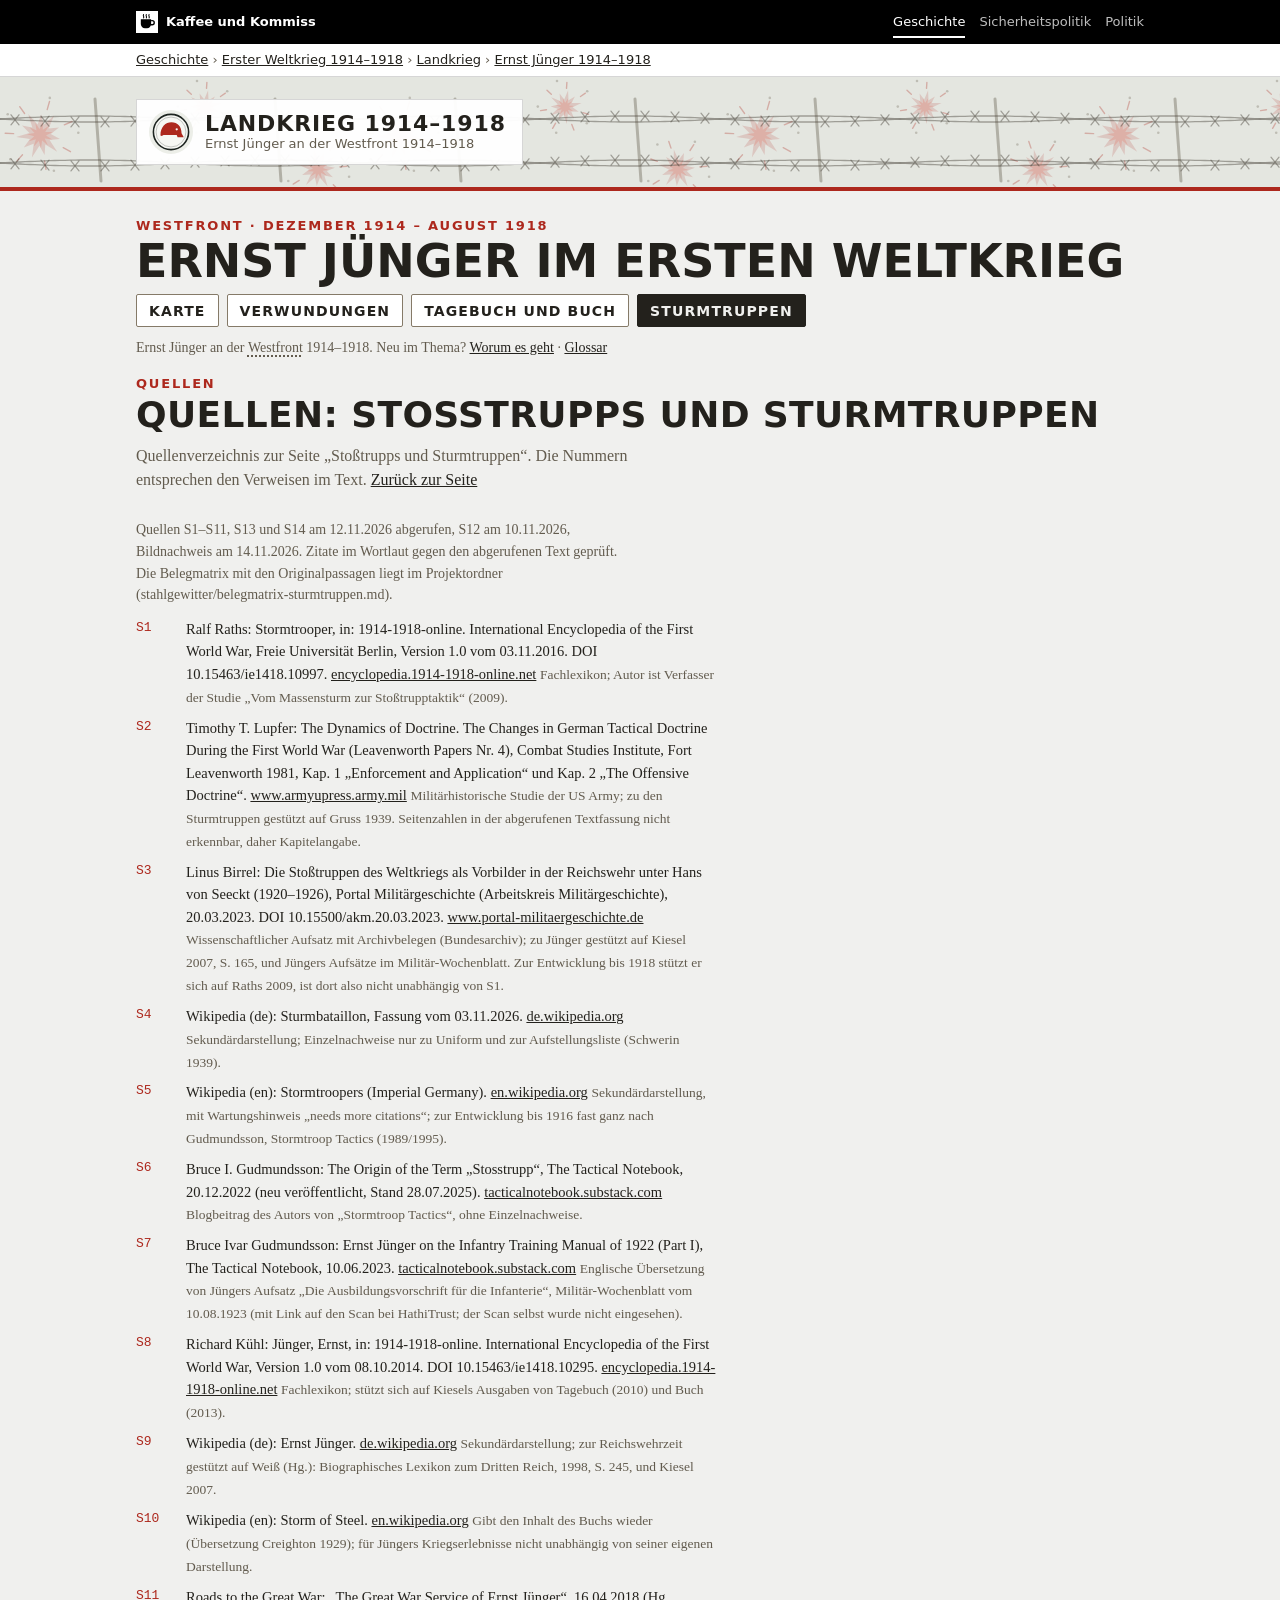
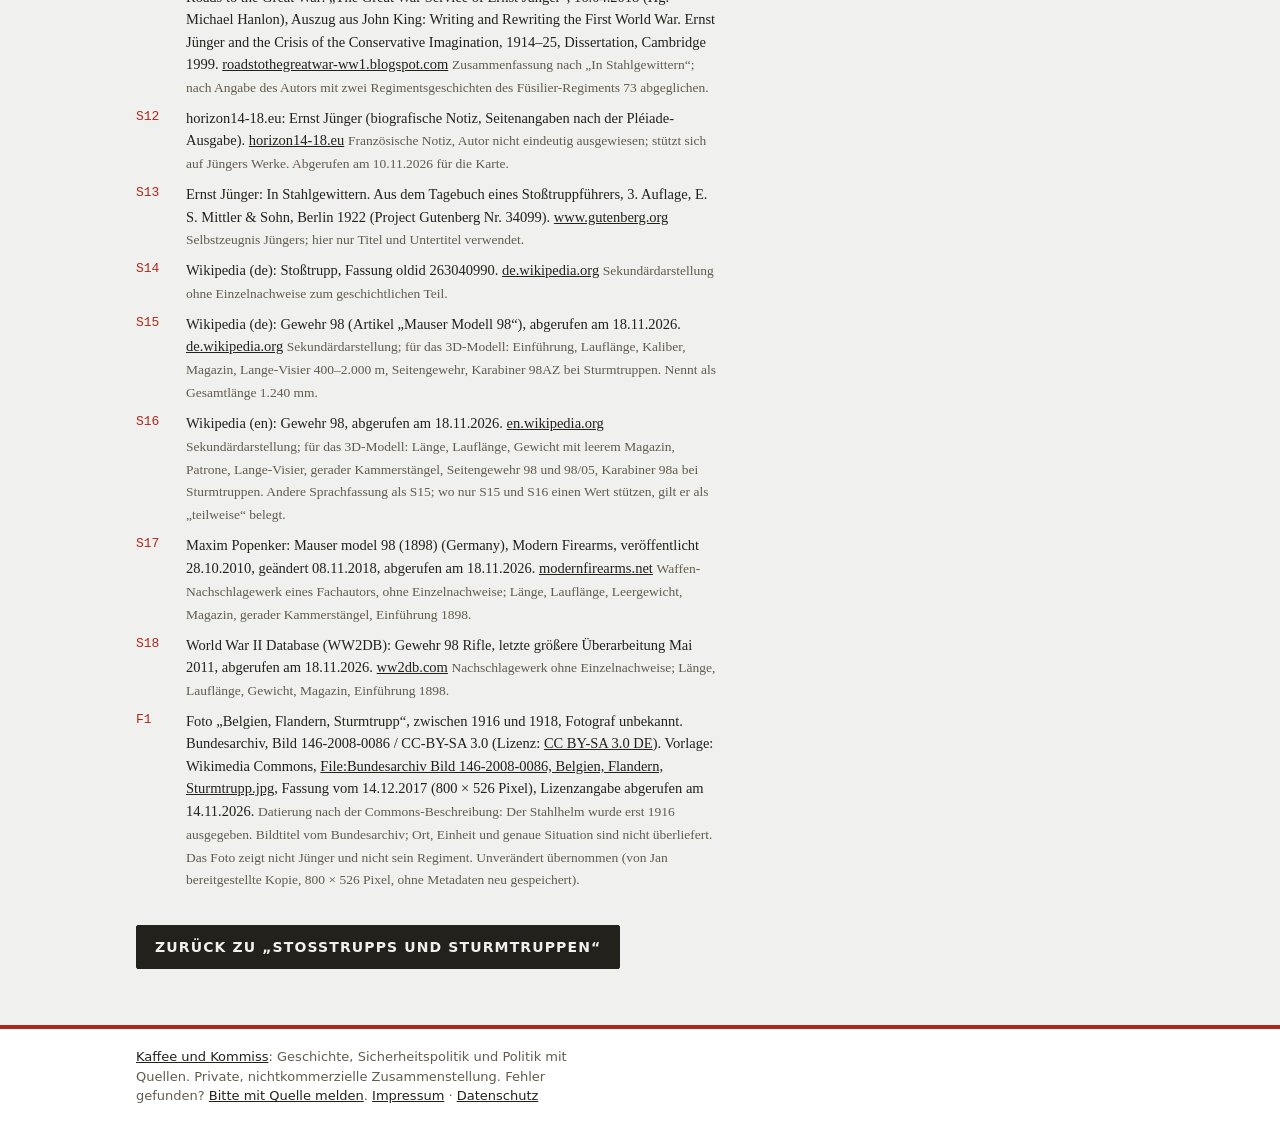
<file: quellen-sturmtruppen.html>
<!doctype html>
<html lang="de" class="kk-b-gesch">
<head>
<meta charset="utf-8">
<meta name="viewport" content="width=device-width, initial-scale=1, viewport-fit=cover">
<title>Jünger: Quellen Sturmtruppen</title>
<meta name="description" content="Quellenverzeichnis zur Seite über Stoßtrupps, Sturmtruppen und Jüngers Rolle darin.">
<link rel="canonical" href="https://kaffeeundkommiss.github.io/Stahlgewitter/quellen-sturmtruppen.html">
<meta property="og:type" content="website">
<meta property="og:locale" content="de_DE">
<meta property="og:site_name" content="Erster Weltkrieg">
<meta property="og:title" content="Jünger: Quellen Sturmtruppen">
<meta property="og:description" content="Quellenverzeichnis zur Seite über Stoßtrupps, Sturmtruppen und Jüngers Rolle darin.">
<meta property="og:url" content="https://kaffeeundkommiss.github.io/Stahlgewitter/quellen-sturmtruppen.html">
<!-- Vorschau für Linkvorschauen, erzeugt mit werkzeuge/vorschau.js -->
<meta property="og:image" content="https://kaffeeundkommiss.github.io/Stahlgewitter/vorschau/quellen-sturmtruppen.jpg?v=28e1f1a0">
<meta property="og:image:width" content="1200">
<meta property="og:image:height" content="630">
<meta property="og:image:alt" content="Quellen zu den Sturmtruppen: Erster Weltkrieg">
<meta name="twitter:card" content="summary_large_image">
<meta name="twitter:image" content="https://kaffeeundkommiss.github.io/Stahlgewitter/vorschau/quellen-sturmtruppen.jpg?v=28e1f1a0">
<meta name="theme-color" content="#23211C" media="(prefers-color-scheme: light)">
<meta name="theme-color" content="#12110E" media="(prefers-color-scheme: dark)">
<meta name="apple-mobile-web-app-capable" content="yes">
<meta name="apple-mobile-web-app-title" content="Jünger 1914–18">
<link rel="icon" href="icons/favicon.svg" type="image/svg+xml">
<link rel="apple-touch-icon" sizes="180x180" href="icons/apple-touch-icon.png">
<link rel="manifest" href="manifest.webmanifest">
<link rel="stylesheet" href="site.css">
<link rel="stylesheet" href="https://kaffeeundkommiss.github.io/schriften/schriften.css">
<link rel="stylesheet" href="basis.css">
<style>
/* Layout: Kopf wie auf den anderen Seiten, darunter Zahlen, Zeitleiste, Deutungen, Quellen */
:root {
  --paper: #eceee8; --panel: #f6f7f3; --ink: #1d2420; --muted: #5d6861; --rule: #c3c9c1; --border: #6f7a72;
  --j2: #6b6f6c; --j4: #2a5d91; --j6: #3f7a2e; --j10: #b07d0a; --j11: #7a3d8f; --ally: #4f6d7a; --red: #ad281d; --red-soft: rgba(173,40,29,.12);
  --f-display: "Barlow Condensed", "Arial Narrow", system-ui, sans-serif;
  --f-body: "Source Serif 4", Georgia, "Times New Roman", serif;
  --f-mono: "IBM Plex Mono", ui-monospace, Menlo, Consolas, monospace;
  color-scheme: light; padding-top: env(safe-area-inset-top, 0px); padding-bottom: env(safe-area-inset-bottom, 0px);
}
@media (prefers-color-scheme: dark) { :root:not([data-theme="light"]) {
  --paper: #121614; --panel: #181d1a; --ink: #e2e6e1; --muted: #98a39b; --rule: #313a35; --border: #7d8a82;
  --j2: #a4aaa6; --j4: #6fa3e0; --j6: #7dbb5f; --j10: #e0b33c; --j11: #c08ad6; --ally: #8fb3c4; --red: #e4533f; --red-soft: rgba(228,83,63,.16);
  color-scheme: dark } }
:root[data-theme="dark"] {
  --paper: #121614; --panel: #181d1a; --ink: #e2e6e1; --muted: #98a39b; --rule: #313a35; --border: #7d8a82;
  --j2: #a4aaa6; --j4: #6fa3e0; --j6: #7dbb5f; --j10: #e0b33c; --j11: #c08ad6; --ally: #8fb3c4; --red: #e4533f; --red-soft: rgba(228,83,63,.16);
  color-scheme: dark }

* { box-sizing: border-box }
body { margin: 0; background: var(--paper); color: var(--ink); font: 400 16px/1.55 var(--f-body) }
[hidden] { display: none !important }
.wrap { max-width: 1040px; margin: 0 auto; padding-block: 28px 56px;
  padding-left: max(16px, env(safe-area-inset-left, 0px)); padding-right: max(16px, env(safe-area-inset-right, 0px));
  display: grid; grid-template-columns: minmax(0, 1fr); gap: 26px }
.wrap > * { min-width: 0 }
header { display: grid; gap: 10px }
.brand { display: flex; align-items: center; gap: 16px }
.brand-text { display: grid; gap: 6px; min-width: 0 }
.logo { width: 76px; height: 76px; flex: none }
.logo-ring { fill: var(--panel); stroke: var(--ink); stroke-width: 3 }
.logo-inner { fill: none; stroke: var(--ink); stroke-width: 1; opacity: .5 }
.logo-plane { fill: var(--red) }
.logo-text { fill: var(--ink); font: 700 12.5px var(--f-display); letter-spacing: .16em }
.eyebrow { font: 600 13px/1 var(--f-display); letter-spacing: .14em; text-transform: uppercase; color: var(--red) }
h1, .h1 { font: 700 clamp(28px, 5vw, 46px)/1 var(--f-display); margin: 0; text-transform: uppercase; text-wrap: balance }
.lede { margin: 0; max-width: 68ch; color: var(--muted) }
.evhead { display: grid; gap: 6px; margin-top: 8px }
.evhead .evtitle { font: 700 clamp(26px, 4vw, 36px)/1.05 var(--f-display); text-transform: uppercase; letter-spacing: .01em; margin: 0; text-wrap: balance }
nav.pages { display: flex; gap: 8px; flex-wrap: wrap }
nav.pages a { font: 600 14px/1 var(--f-display); letter-spacing: .08em; text-transform: uppercase; color: var(--ink); text-decoration: none;
  border: 1px solid var(--border); border-radius: 2px; padding: 9px 12px 8px; background: var(--panel) }
nav.pages a[aria-current="page"] { background: var(--ink); color: var(--paper); border-color: var(--ink) }
nav.pages a[aria-current="true"] { background: var(--ink); color: var(--paper); border-color: var(--ink) }
nav.sub { display: flex; gap: 20px; border-bottom: 1px solid var(--rule); overflow-x: auto; scrollbar-width: none; margin-top: -2px }
nav.sub::-webkit-scrollbar { display: none }
nav.sub a { font: 600 13px/1 var(--f-display); letter-spacing: .08em; text-transform: uppercase; color: var(--muted); text-decoration: none;
  white-space: nowrap; padding: 8px 0 9px; border-bottom: 3px solid transparent; margin-bottom: -1px }
nav.sub a:hover { color: var(--ink) }
nav.sub a[aria-current="page"] { color: var(--ink); border-bottom-color: var(--red) }
nav.sub a:focus-visible { outline: 2px solid var(--red); outline-offset: 2px }
nav.pages a:focus-visible, button:focus-visible, summary:focus-visible { outline: 2px solid var(--red); outline-offset: 2px }
@media (max-width: 560px) { .logo { width: 56px; height: 56px } .brand { gap: 12px } }

h2 { font: 700 20px/1 var(--f-display); text-transform: uppercase; letter-spacing: .04em; margin: 0 }
.sect { display: grid; gap: 12px }
.hint { font-size: 14px; color: var(--muted); margin: 0 }


/* Zeitleiste */
.status { display: flex; flex-wrap: wrap; gap: 8px 16px; font-size: 14px; color: var(--muted); margin: 0; padding: 0; list-style: none }
.status li { display: inline-flex; align-items: center; gap: 7px }
.b { display: inline-block; font: 600 11.5px/1 var(--f-display); letter-spacing: .1em; text-transform: uppercase; padding: 4px 7px 3px; border-radius: 2px; border: 1px solid; white-space: nowrap }
.b.ok { color: var(--j6); border-color: var(--j6) }
.b.part { color: color-mix(in srgb, var(--j10) 70%, var(--ink)); border-color: var(--j10) }
.b.one { color: var(--muted); border-color: var(--border); border-style: dashed }
.b.wid { color: var(--panel); background: var(--red); border-color: var(--red) }
.day { margin: 6px 0 0; font: 600 14px/1 var(--f-display); letter-spacing: .12em; text-transform: uppercase; color: var(--muted) }
ol.tl { list-style: none; margin: 0; padding: 0; display: grid; gap: 0 }
ol.tl > li { display: grid; grid-template-columns: 92px 14px minmax(0, 1fr); gap: 0 12px }
.t { font: 500 13px/1.3 var(--f-mono); color: var(--muted); padding-top: 14px; text-align: right }
.rail { position: relative }
.rail::before { content: ""; position: absolute; left: 6px; top: 0; bottom: 0; width: 2px; background: var(--rule) }
.rail::after { content: ""; position: absolute; left: 1px; top: 17px; width: 12px; height: 12px; border-radius: 50%; background: var(--panel); border: 2px solid var(--ink) }
ol.tl > li.key .rail::after { background: var(--red); border-color: var(--red) }
.card { background: var(--panel); border: 1px solid var(--rule); border-radius: 3px; padding: 11px 14px 12px; margin: 6px 0; display: grid; gap: 6px }
.card h3 { font: 600 18px/1.15 var(--f-display); margin: 0; letter-spacing: .02em }
.card p { margin: 0 }
.meta { display: flex; flex-wrap: wrap; align-items: center; gap: 6px 10px; font-size: 13.5px; color: var(--muted) }
.meta a, .src a { color: var(--ink); font-family: var(--f-mono); font-size: 12.5px }
.why { font-size: 14px; color: var(--muted); font-style: italic }
@media (max-width: 560px) {
  ol.tl > li { grid-template-columns: 14px minmax(0, 1fr); gap: 0 10px }
  .t { grid-column: 2; text-align: left; padding-top: 10px }
  .rail { grid-row: 1 / span 2; grid-column: 1 }
  .card { grid-column: 2 }
}

/* Thesen */
.theses { display: grid; grid-template-columns: repeat(auto-fill, minmax(260px, 1fr)); gap: 10px }
.th { background: var(--panel); border: 1px solid var(--rule); border-top: 3px solid var(--border); border-radius: 3px; padding: 12px 14px; display: grid; gap: 8px; align-content: start }
.th.lead { border-top-color: var(--red) }
.th h3 { font: 600 18px/1.15 var(--f-display); margin: 0 }
.th .who2 { font-size: 13.5px; color: var(--muted); margin: 0 }
.th dl { margin: 0; display: grid; gap: 6px; font-size: 14.5px }
.th dt { font: 600 12px/1 var(--f-display); letter-spacing: .12em; text-transform: uppercase; color: var(--muted) }
.th dd { margin: 0 }

/* Widersprüche, Quellen */
.tbl { width: 100%; border-collapse: collapse; font-size: 14.5px }
.tbl th, .tbl td { text-align: left; vertical-align: top; padding: 8px 10px; border-bottom: 1px solid var(--rule) }
.tbl th { font: 600 12.5px/1.2 var(--f-display); letter-spacing: .1em; text-transform: uppercase; color: var(--muted) }
.tblwrap { overflow-x: auto; -webkit-overflow-scrolling: touch }
ol.srcs { margin: 0; padding: 0; list-style: none; display: grid; gap: 8px; font-size: 14.5px }
ol.srcs li { display: grid; grid-template-columns: 40px minmax(0, 1fr); gap: 10px }
ol.srcs .id { font: 500 13px/1.5 var(--f-mono); color: var(--red) }
ol.srcs .dep { color: var(--muted); font-size: 13.5px }
ol.srcs a { color: var(--ink); overflow-wrap: anywhere }
ol.srcs li:target { background: var(--red-soft); outline: 6px solid var(--red-soft) }
.note { font-size: 13.5px; color: var(--muted); font-style: italic; margin: 0 }
.hint a, .note a, .why a, .th dd a, .meta span a { color: var(--ink) }

/* Zahlen */
.stats { display: grid; grid-template-columns: repeat(auto-fill, minmax(220px, 1fr)); gap: 10px }
.stat { background: var(--panel); border: 1px solid var(--rule); border-left: 4px solid var(--ally); border-radius: 3px; padding: 12px 14px; display: grid; gap: 6px; align-content: start }
.stat.red { border-left-color: var(--red) }
.stat .num { font: 700 40px/1 var(--f-display); letter-spacing: .01em }
.stat .lbl { font-size: 14.5px; line-height: 1.35 }
.stat .why { font-size: 13.5px }
</style>
<link rel="stylesheet" href="bereich.css">
</head>
<body>
<div class="kk-leiste"><div class="kk-in">
  <a class="kk-haus" href="https://kaffeeundkommiss.github.io/"><img src="kk-tasse.svg" alt="" width="22" height="22"><span>Kaffee und Kommiss</span></a>
  <nav class="kk-bereiche" aria-label="Bereiche"><a href="https://kaffeeundkommiss.github.io/geschichte/" aria-current="true">Geschichte</a><a href="https://kaffeeundkommiss.github.io/sicherheitspolitik/"><span class="kk-lang">Sicherheitspolitik</span><span class="kk-kurz">Sicherheit</span></a><a href="https://kaffeeundkommiss.github.io/politik/">Politik</a></nav>
</div></div>
<nav class="kk-pfad" aria-label="Pfad"><div class="kk-in"><a href="https://kaffeeundkommiss.github.io/geschichte/">Geschichte</a> › <a href="https://kaffeeundkommiss.github.io/geschichte/erster-weltkrieg/">Erster Weltkrieg 1914–1918</a> › <a href="https://kaffeeundkommiss.github.io/geschichte/erster-weltkrieg/landkrieg/">Landkrieg</a> › <a href="./">Ernst Jünger 1914–1918</a></div></nav>
<div class="kk-kopf"><div class="kk-in">
  <a class="kk-schild" href="https://kaffeeundkommiss.github.io/geschichte/erster-weltkrieg/landkrieg/"><img src="icons/favicon.svg" alt="" width="44" height="44"><span><span class="kk-name" style="display:block">Landkrieg 1914–1918</span><span class="kk-unter" style="display:block">Ernst Jünger an der Westfront 1914–1918</span></span></a>
</div></div>
<main class="wrap" id="inhalt">
  <header>
    <div class="brand">
      <div class="brand-text">
        <div class="eyebrow">Westfront · Dezember 1914 – August 1918</div>
        <p class="h1">Ernst Jünger im Ersten Weltkrieg</p>
      </div>
    </div>
    <nav class="pages" aria-label="Seiten">
      <a href="index.html">Karte</a>
      <a href="verwundungen.html">Verwundungen</a>
      <a href="fassungen.html">Tagebuch und Buch</a>
      <a href="sturmtruppen.html" aria-current="page">Sturmtruppen</a>
    </nav>
    <div class="evhead">
      <div class="eyebrow">Quellen</div>
      <h1 class="evtitle">Quellen: Stoßtrupps und Sturmtruppen</h1>
    </div>
    <p class="lede">Quellenverzeichnis zur Seite „Stoßtrupps und Sturmtruppen“. Die Nummern entsprechen den Verweisen im Text. <a href="sturmtruppen.html">Zurück zur Seite</a></p>
  </header>
  <section class="sect" aria-label="Quellenverzeichnis">
    <p class="hint">Quellen S1–S11, S13 und S14 am 12.11.2026 abgerufen, S12 am 10.11.2026, Bildnachweis am 14.11.2026. Zitate im Wortlaut gegen den abgerufenen Text geprüft. Die Belegmatrix mit den Originalpassagen liegt im Projektordner (stahlgewitter/belegmatrix-sturmtruppen.md).</p>
    <ol class="srcs">
      <li id="q-raths"><span class="id">S1</span><span>Ralf Raths: Stormtrooper, in: 1914-1918-online. International Encyclopedia of the First World War, Freie Universität Berlin, Version 1.0 vom 03.11.2016. DOI 10.15463/ie1418.10997. <a href="https://encyclopedia.1914-1918-online.net/article/stormtrooper/">encyclopedia.1914-1918-online.net</a> <span class="dep">Fachlexikon; Autor ist Verfasser der Studie „Vom Massensturm zur Stoßtrupptaktik“ (2009).</span></span></li>
      <li id="q-lupfer"><span class="id">S2</span><span>Timothy T. Lupfer: The Dynamics of Doctrine. The Changes in German Tactical Doctrine During the First World War (Leavenworth Papers Nr. 4), Combat Studies Institute, Fort Leavenworth 1981, Kap. 1 „Enforcement and Application“ und Kap. 2 „The Offensive Doctrine“. <a href="https://www.armyupress.army.mil/Portals/7/combat-studies-institute/csi-books/leavenworth-papers-4-the-dynamics-of-doctrine.pdf">www.armyupress.army.mil</a> <span class="dep">Militärhistorische Studie der US Army; zu den Sturmtruppen gestützt auf Gruss 1939. Seitenzahlen in der abgerufenen Textfassung nicht erkennbar, daher Kapitelangabe.</span></span></li>
      <li id="q-birrel"><span class="id">S3</span><span>Linus Birrel: Die Stoßtruppen des Weltkriegs als Vorbilder in der Reichswehr unter Hans von Seeckt (1920–1926), Portal Militärgeschichte (Arbeitskreis Militärgeschichte), 20.03.2023. DOI 10.15500/akm.20.03.2023. <a href="https://www.portal-militaergeschichte.de/birrel_stosstruppen">www.portal-militaergeschichte.de</a> <span class="dep">Wissenschaftlicher Aufsatz mit Archivbelegen (Bundesarchiv); zu Jünger gestützt auf Kiesel 2007, S. 165, und Jüngers Aufsätze im Militär-Wochenblatt. Zur Entwicklung bis 1918 stützt er sich auf Raths 2009, ist dort also nicht unabhängig von S1.</span></span></li>
      <li id="q-wdesb"><span class="id">S4</span><span>Wikipedia (de): Sturmbataillon, Fassung vom 03.11.2026. <a href="https://de.wikipedia.org/wiki/Sturmbataillon">de.wikipedia.org</a> <span class="dep">Sekundärdarstellung; Einzelnachweise nur zu Uniform und zur Aufstellungsliste (Schwerin 1939).</span></span></li>
      <li id="q-wenst"><span class="id">S5</span><span>Wikipedia (en): Stormtroopers (Imperial Germany). <a href="https://en.wikipedia.org/wiki/Stormtroopers_(Imperial_Germany)">en.wikipedia.org</a> <span class="dep">Sekundärdarstellung, mit Wartungshinweis „needs more citations“; zur Entwicklung bis 1916 fast ganz nach Gudmundsson, Stormtroop Tactics (1989/1995).</span></span></li>
      <li id="q-gudterm"><span class="id">S6</span><span>Bruce I. Gudmundsson: The Origin of the Term „Stosstrupp“, The Tactical Notebook, 20.12.2022 (neu veröffentlicht, Stand 28.07.2025). <a href="https://tacticalnotebook.substack.com/p/the-origin-of-the-term-stosstrupp">tacticalnotebook.substack.com</a> <span class="dep">Blogbeitrag des Autors von „Stormtroop Tactics“, ohne Einzelnachweise.</span></span></li>
      <li id="q-gudavi"><span class="id">S7</span><span>Bruce Ivar Gudmundsson: Ernst Jünger on the Infantry Training Manual of 1922 (Part I), The Tactical Notebook, 10.06.2023. <a href="https://tacticalnotebook.substack.com/p/ernst-junger-avi">tacticalnotebook.substack.com</a> <span class="dep">Englische Übersetzung von Jüngers Aufsatz „Die Ausbildungsvorschrift für die Infanterie“, Militär-Wochenblatt vom 10.08.1923 (mit Link auf den Scan bei HathiTrust; der Scan selbst wurde nicht eingesehen).</span></span></li>
      <li id="q-kuehl"><span class="id">S8</span><span>Richard Kühl: Jünger, Ernst, in: 1914-1918-online. International Encyclopedia of the First World War, Version 1.0 vom 08.10.2014. DOI 10.15463/ie1418.10295. <a href="https://encyclopedia.1914-1918-online.net/article/junger-ernst/">encyclopedia.1914-1918-online.net</a> <span class="dep">Fachlexikon; stützt sich auf Kiesels Ausgaben von Tagebuch (2010) und Buch (2013).</span></span></li>
      <li id="q-wde"><span class="id">S9</span><span>Wikipedia (de): Ernst Jünger. <a href="https://de.wikipedia.org/wiki/Ernst_J%C3%BCnger">de.wikipedia.org</a> <span class="dep">Sekundärdarstellung; zur Reichswehrzeit gestützt auf Weiß (Hg.): Biographisches Lexikon zum Dritten Reich, 1998, S. 245, und Kiesel 2007.</span></span></li>
      <li id="q-wen"><span class="id">S10</span><span>Wikipedia (en): Storm of Steel. <a href="https://en.wikipedia.org/wiki/Storm_of_Steel">en.wikipedia.org</a> <span class="dep">Gibt den Inhalt des Buchs wieder (Übersetzung Creighton 1929); für Jüngers Kriegserlebnisse nicht unabhängig von seiner eigenen Darstellung.</span></span></li>
      <li id="q-king"><span class="id">S11</span><span>Roads to the Great War: „The Great War Service of Ernst Jünger“, 16.04.2018 (Hg. Michael Hanlon), Auszug aus John King: Writing and Rewriting the First World War. Ernst Jünger and the Crisis of the Conservative Imagination, 1914–25, Dissertation, Cambridge 1999. <a href="https://roadstothegreatwar-ww1.blogspot.com/2018/04/how-to-get-wounded-14-times-and-win.html">roadstothegreatwar-ww1.blogspot.com</a> <span class="dep">Zusammenfassung nach „In Stahlgewittern“; nach Angabe des Autors mit zwei Regimentsgeschichten des Füsilier-Regiments 73 abgeglichen.</span></span></li>
      <li id="q-horizon"><span class="id">S12</span><span>horizon14-18.eu: Ernst Jünger (biografische Notiz, Seitenangaben nach der Pléiade-Ausgabe). <a href="https://horizon14-18.eu/junger-ernst.html">horizon14-18.eu</a> <span class="dep">Französische Notiz, Autor nicht eindeutig ausgewiesen; stützt sich auf Jüngers Werke. Abgerufen am 10.11.2026 für die Karte.</span></span></li>
      <li id="q-gut"><span class="id">S13</span><span>Ernst Jünger: In Stahlgewittern. Aus dem Tagebuch eines Stoßtruppführers, 3. Auflage, E. S. Mittler &amp; Sohn, Berlin 1922 (Project Gutenberg Nr. 34099). <a href="https://www.gutenberg.org/ebooks/34099">www.gutenberg.org</a> <span class="dep">Selbstzeugnis Jüngers; hier nur Titel und Untertitel verwendet.</span></span></li>
      <li id="q-wdestt"><span class="id">S14</span><span>Wikipedia (de): Stoßtrupp, Fassung oldid 263040990. <a href="https://de.wikipedia.org/wiki/Sto%C3%9Ftrupp">de.wikipedia.org</a> <span class="dep">Sekundärdarstellung ohne Einzelnachweise zum geschichtlichen Teil.</span></span></li>
      <li id="q-g98de"><span class="id">S15</span><span>Wikipedia (de): Gewehr 98 (Artikel „Mauser Modell 98“), abgerufen am 18.11.2026. <a href="https://de.wikipedia.org/wiki/Gewehr_98">de.wikipedia.org</a> <span class="dep">Sekundärdarstellung; für das 3D-Modell: Einführung, Lauflänge, Kaliber, Magazin, Lange-Visier 400–2.000 m, Seitengewehr, Karabiner 98AZ bei Sturmtruppen. Nennt als Gesamtlänge 1.240 mm.</span></span></li>
      <li id="q-g98en"><span class="id">S16</span><span>Wikipedia (en): Gewehr 98, abgerufen am 18.11.2026. <a href="https://en.wikipedia.org/wiki/Gewehr_98">en.wikipedia.org</a> <span class="dep">Sekundärdarstellung; für das 3D-Modell: Länge, Lauflänge, Gewicht mit leerem Magazin, Patrone, Lange-Visier, gerader Kammerstängel, Seitengewehr 98 und 98/05, Karabiner 98a bei Sturmtruppen. Andere Sprachfassung als S15; wo nur S15 und S16 einen Wert stützen, gilt er als „teilweise“ belegt.</span></span></li>
      <li id="q-g98mf"><span class="id">S17</span><span>Maxim Popenker: Mauser model 98 (1898) (Germany), Modern Firearms, veröffentlicht 28.10.2010, geändert 08.11.2018, abgerufen am 18.11.2026. <a href="https://modernfirearms.net/en/military-rifles/bolt-action-rifles/germany-bolt-action-rifles/mauser-98-kar98-kar98k-eng/">modernfirearms.net</a> <span class="dep">Waffen-Nachschlagewerk eines Fachautors, ohne Einzelnachweise; Länge, Lauflänge, Leergewicht, Magazin, gerader Kammerstängel, Einführung 1898.</span></span></li>
      <li id="q-g98db"><span class="id">S18</span><span>World War II Database (WW2DB): Gewehr 98 Rifle, letzte größere Überarbeitung Mai 2011, abgerufen am 18.11.2026. <a href="https://ww2db.com/weapon.php?q=230">ww2db.com</a> <span class="dep">Nachschlagewerk ohne Einzelnachweise; Länge, Lauflänge, Gewicht, Magazin, Einführung 1898.</span></span></li>
      <li id="f1"><span class="id">F1</span><span>Foto „Belgien, Flandern, Sturmtrupp“, zwischen 1916 und 1918, Fotograf unbekannt. Bundesarchiv, Bild 146-2008-0086 / CC-BY-SA 3.0 (Lizenz: <a href="https://creativecommons.org/licenses/by-sa/3.0/de/">CC BY-SA 3.0 DE</a>). Vorlage: Wikimedia Commons, <a href="https://commons.wikimedia.org/wiki/File:Bundesarchiv_Bild_146-2008-0086,_Belgien,_Flandern,_Sturmtrupp.jpg">File:Bundesarchiv Bild 146-2008-0086, Belgien, Flandern, Sturmtrupp.jpg</a>, Fassung vom 14.12.2017 (800 × 526 Pixel), Lizenzangabe abgerufen am 14.11.2026. <span class="dep">Datierung nach der Commons-Beschreibung: Der Stahlhelm wurde erst 1916 ausgegeben. Bildtitel vom Bundesarchiv; Ort, Einheit und genaue Situation sind nicht überliefert. Das Foto zeigt nicht Jünger und nicht sein Regiment. Unverändert übernommen (von Jan bereitgestellte Kopie, 800 × 526 Pixel, ohne Metadaten neu gespeichert).</span></span></li>
    </ol>
  </section>
  <p class="qnav"><a class="qbtn" href="sturmtruppen.html">Zurück zu „Stoßtrupps und Sturmtruppen“</a></p>
</main>
<script src="site.js" defer></script>
<footer class="kk-fuss"><div class="kk-in">
  <p><a href="https://kaffeeundkommiss.github.io/">Kaffee und Kommiss</a>: Geschichte, Sicherheitspolitik und Politik mit Quellen. Private, nichtkommerzielle Zusammenstellung. Fehler gefunden? <a href="https://kaffeeundkommiss.github.io/kontakt/">Bitte mit Quelle melden</a>. <a href="https://kaffeeundkommiss.github.io/kontakt/#impressum">Impressum</a> · <a href="https://kaffeeundkommiss.github.io/kontakt/#datenschutz">Datenschutz</a></p>
</div></footer>
<script src="link-teilen.js?v=1" defer></script>
</body>
</html>
</file>
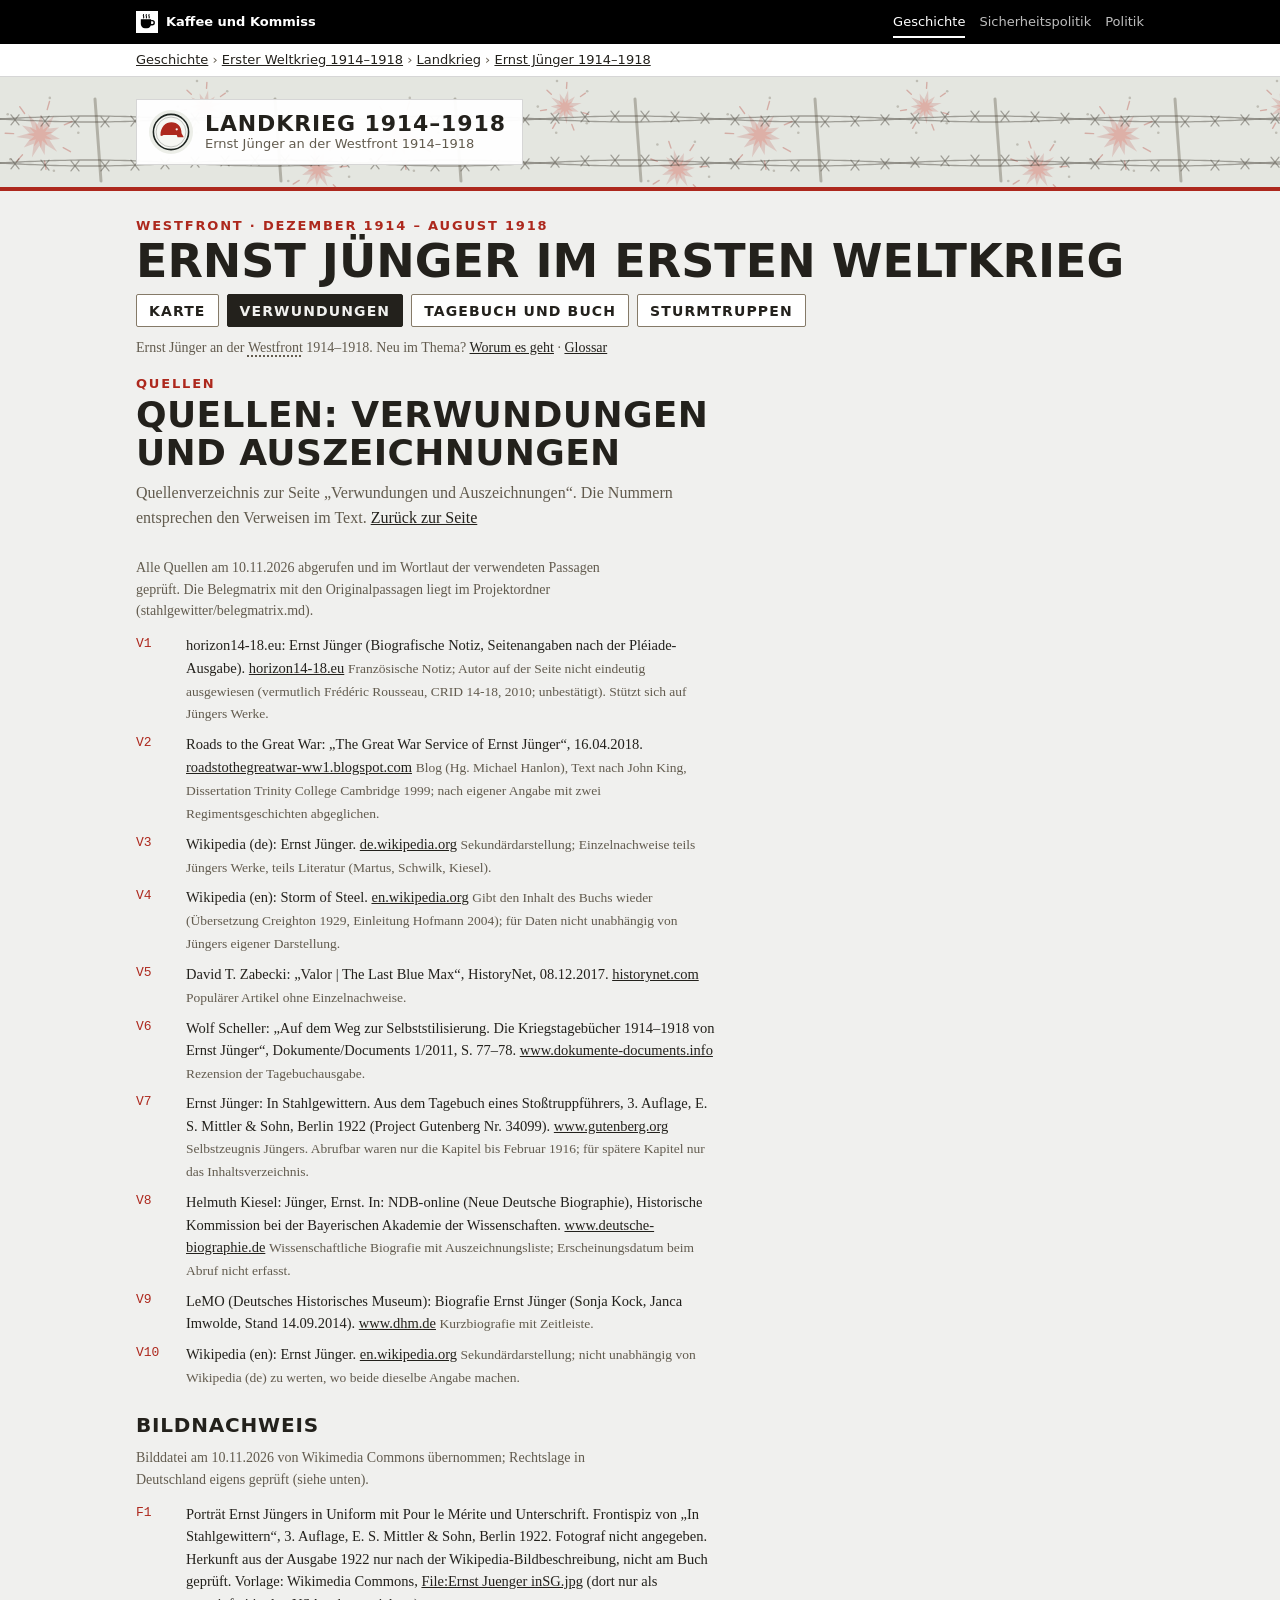
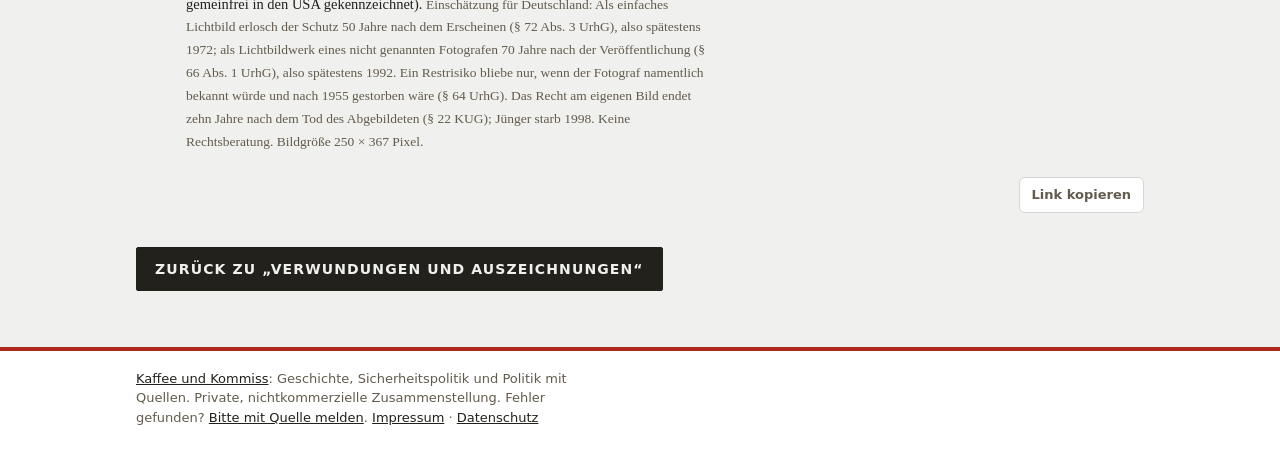
<file: quellen-verwundungen.html>
<!doctype html>
<html lang="de" class="kk-b-gesch">
<head>
<meta charset="utf-8">
<meta name="viewport" content="width=device-width, initial-scale=1, viewport-fit=cover">
<title>Quellen: Verwundungen und Auszeichnungen</title>
<meta name="description" content="Quellenverzeichnis zur Seite „Verwundungen und Auszeichnungen“ über Ernst Jünger im Ersten Weltkrieg.">
<link rel="canonical" href="https://kaffeeundkommiss.github.io/Stahlgewitter/quellen-verwundungen.html">
<meta property="og:type" content="website">
<meta property="og:locale" content="de_DE">
<meta property="og:site_name" content="Erster Weltkrieg">
<meta property="og:title" content="Quellen: Verwundungen und Auszeichnungen">
<meta property="og:description" content="Quellenverzeichnis zur Seite „Verwundungen und Auszeichnungen“ über Ernst Jünger im Ersten Weltkrieg.">
<meta property="og:url" content="https://kaffeeundkommiss.github.io/Stahlgewitter/quellen-verwundungen.html">
<!-- Vorschau für Linkvorschauen, erzeugt mit werkzeuge/vorschau.js -->
<meta property="og:image" content="https://kaffeeundkommiss.github.io/Stahlgewitter/vorschau/quellen-verwundungen.jpg?v=2be73068">
<meta property="og:image:width" content="1200">
<meta property="og:image:height" content="630">
<meta property="og:image:alt" content="Quellen zu Verwundungen und Auszeichnungen: Erster Weltkrieg">
<meta name="twitter:card" content="summary_large_image">
<meta name="twitter:image" content="https://kaffeeundkommiss.github.io/Stahlgewitter/vorschau/quellen-verwundungen.jpg?v=2be73068">
<meta name="theme-color" content="#23211C" media="(prefers-color-scheme: light)">
<meta name="theme-color" content="#12110E" media="(prefers-color-scheme: dark)">
<meta name="apple-mobile-web-app-capable" content="yes">
<meta name="apple-mobile-web-app-title" content="Jünger 1914–18">
<link rel="icon" href="icons/favicon.svg" type="image/svg+xml">
<link rel="apple-touch-icon" sizes="180x180" href="icons/apple-touch-icon.png">
<link rel="manifest" href="manifest.webmanifest">
<link rel="stylesheet" href="site.css">
<link rel="stylesheet" href="https://kaffeeundkommiss.github.io/schriften/schriften.css">
<link rel="stylesheet" href="basis.css">
<style>
/* Layout: Kopf wie auf den anderen Seiten, darunter Zahlen, Zeitleiste, Deutungen, Quellen */
:root {
  --paper: #eceee8; --panel: #f6f7f3; --ink: #1d2420; --muted: #5d6861; --rule: #c3c9c1; --border: #6f7a72;
  --j2: #6b6f6c; --j4: #2a5d91; --j6: #3f7a2e; --j10: #b07d0a; --j11: #7a3d8f; --ally: #4f6d7a; --red: #ad281d; --red-soft: rgba(173,40,29,.12);
  --f-display: "Barlow Condensed", "Arial Narrow", system-ui, sans-serif;
  --f-body: "Source Serif 4", Georgia, "Times New Roman", serif;
  --f-mono: "IBM Plex Mono", ui-monospace, Menlo, Consolas, monospace;
  color-scheme: light; padding-top: env(safe-area-inset-top, 0px); padding-bottom: env(safe-area-inset-bottom, 0px);
}
@media (prefers-color-scheme: dark) { :root:not([data-theme="light"]) {
  --paper: #121614; --panel: #181d1a; --ink: #e2e6e1; --muted: #98a39b; --rule: #313a35; --border: #7d8a82;
  --j2: #a4aaa6; --j4: #6fa3e0; --j6: #7dbb5f; --j10: #e0b33c; --j11: #c08ad6; --ally: #8fb3c4; --red: #e4533f; --red-soft: rgba(228,83,63,.16);
  color-scheme: dark } }
:root[data-theme="dark"] {
  --paper: #121614; --panel: #181d1a; --ink: #e2e6e1; --muted: #98a39b; --rule: #313a35; --border: #7d8a82;
  --j2: #a4aaa6; --j4: #6fa3e0; --j6: #7dbb5f; --j10: #e0b33c; --j11: #c08ad6; --ally: #8fb3c4; --red: #e4533f; --red-soft: rgba(228,83,63,.16);
  color-scheme: dark }

* { box-sizing: border-box }
body { margin: 0; background: var(--paper); color: var(--ink); font: 400 16px/1.55 var(--f-body) }
[hidden] { display: none !important }
.wrap { max-width: 1040px; margin: 0 auto; padding-block: 28px 56px;
  padding-left: max(16px, env(safe-area-inset-left, 0px)); padding-right: max(16px, env(safe-area-inset-right, 0px));
  display: grid; grid-template-columns: minmax(0, 1fr); gap: 26px }
.wrap > * { min-width: 0 }
header { display: grid; gap: 10px }
.brand { display: flex; align-items: center; gap: 16px }
.brand-text { display: grid; gap: 6px; min-width: 0 }
.logo { width: 76px; height: 76px; flex: none }
.logo-ring { fill: var(--panel); stroke: var(--ink); stroke-width: 3 }
.logo-inner { fill: none; stroke: var(--ink); stroke-width: 1; opacity: .5 }
.logo-plane { fill: var(--red) }
.logo-text { fill: var(--ink); font: 700 12.5px var(--f-display); letter-spacing: .16em }
.eyebrow { font: 600 13px/1 var(--f-display); letter-spacing: .14em; text-transform: uppercase; color: var(--red) }
h1, .h1 { font: 700 clamp(28px, 5vw, 46px)/1 var(--f-display); margin: 0; text-transform: uppercase; text-wrap: balance }
.lede { margin: 0; max-width: 68ch; color: var(--muted) }
.evhead { display: grid; gap: 6px; margin-top: 8px }
.evhead .evtitle { font: 700 clamp(26px, 4vw, 36px)/1.05 var(--f-display); text-transform: uppercase; letter-spacing: .01em; margin: 0; text-wrap: balance }
nav.pages { display: flex; gap: 8px; flex-wrap: wrap }
nav.pages a { font: 600 14px/1 var(--f-display); letter-spacing: .08em; text-transform: uppercase; color: var(--ink); text-decoration: none;
  border: 1px solid var(--border); border-radius: 2px; padding: 9px 12px 8px; background: var(--panel) }
nav.pages a[aria-current="page"] { background: var(--ink); color: var(--paper); border-color: var(--ink) }
nav.pages a[aria-current="true"] { background: var(--ink); color: var(--paper); border-color: var(--ink) }
nav.sub { display: flex; gap: 20px; border-bottom: 1px solid var(--rule); overflow-x: auto; scrollbar-width: none; margin-top: -2px }
nav.sub::-webkit-scrollbar { display: none }
nav.sub a { font: 600 13px/1 var(--f-display); letter-spacing: .08em; text-transform: uppercase; color: var(--muted); text-decoration: none;
  white-space: nowrap; padding: 8px 0 9px; border-bottom: 3px solid transparent; margin-bottom: -1px }
nav.sub a:hover { color: var(--ink) }
nav.sub a[aria-current="page"] { color: var(--ink); border-bottom-color: var(--red) }
nav.sub a:focus-visible { outline: 2px solid var(--red); outline-offset: 2px }
nav.pages a:focus-visible, button:focus-visible, summary:focus-visible { outline: 2px solid var(--red); outline-offset: 2px }
@media (max-width: 560px) { .logo { width: 56px; height: 56px } .brand { gap: 12px } }

h2 { font: 700 20px/1 var(--f-display); text-transform: uppercase; letter-spacing: .04em; margin: 0 }
.sect { display: grid; gap: 12px }
.hint { font-size: 14px; color: var(--muted); margin: 0 }


/* Zeitleiste */
.status { display: flex; flex-wrap: wrap; gap: 8px 16px; font-size: 14px; color: var(--muted); margin: 0; padding: 0; list-style: none }
.status li { display: inline-flex; align-items: center; gap: 7px }
.b { display: inline-block; font: 600 11.5px/1 var(--f-display); letter-spacing: .1em; text-transform: uppercase; padding: 4px 7px 3px; border-radius: 2px; border: 1px solid; white-space: nowrap }
.b.ok { color: var(--j6); border-color: var(--j6) }
.b.part { color: color-mix(in srgb, var(--j10) 70%, var(--ink)); border-color: var(--j10) }
.b.one { color: var(--muted); border-color: var(--border); border-style: dashed }
.b.wid { color: var(--panel); background: var(--red); border-color: var(--red) }
.day { margin: 6px 0 0; font: 600 14px/1 var(--f-display); letter-spacing: .12em; text-transform: uppercase; color: var(--muted) }
ol.tl { list-style: none; margin: 0; padding: 0; display: grid; gap: 0 }
ol.tl > li { display: grid; grid-template-columns: 92px 14px minmax(0, 1fr); gap: 0 12px }
.t { font: 500 13px/1.3 var(--f-mono); color: var(--muted); padding-top: 14px; text-align: right }
.rail { position: relative }
.rail::before { content: ""; position: absolute; left: 6px; top: 0; bottom: 0; width: 2px; background: var(--rule) }
.rail::after { content: ""; position: absolute; left: 1px; top: 17px; width: 12px; height: 12px; border-radius: 50%; background: var(--panel); border: 2px solid var(--ink) }
ol.tl > li.key .rail::after { background: var(--red); border-color: var(--red) }
.card { background: var(--panel); border: 1px solid var(--rule); border-radius: 3px; padding: 11px 14px 12px; margin: 6px 0; display: grid; gap: 6px }
.card h3 { font: 600 18px/1.15 var(--f-display); margin: 0; letter-spacing: .02em }
.card p { margin: 0 }
.meta { display: flex; flex-wrap: wrap; align-items: center; gap: 6px 10px; font-size: 13.5px; color: var(--muted) }
.meta a, .src a { color: var(--ink); font-family: var(--f-mono); font-size: 12.5px }
.why { font-size: 14px; color: var(--muted); font-style: italic }
@media (max-width: 560px) {
  ol.tl > li { grid-template-columns: 14px minmax(0, 1fr); gap: 0 10px }
  .t { grid-column: 2; text-align: left; padding-top: 10px }
  .rail { grid-row: 1 / span 2; grid-column: 1 }
  .card { grid-column: 2 }
}

/* Thesen */
.theses { display: grid; grid-template-columns: repeat(auto-fill, minmax(260px, 1fr)); gap: 10px }
.th { background: var(--panel); border: 1px solid var(--rule); border-top: 3px solid var(--border); border-radius: 3px; padding: 12px 14px; display: grid; gap: 8px; align-content: start }
.th.lead { border-top-color: var(--red) }
.th h3 { font: 600 18px/1.15 var(--f-display); margin: 0 }
.th .who2 { font-size: 13.5px; color: var(--muted); margin: 0 }
.th dl { margin: 0; display: grid; gap: 6px; font-size: 14.5px }
.th dt { font: 600 12px/1 var(--f-display); letter-spacing: .12em; text-transform: uppercase; color: var(--muted) }
.th dd { margin: 0 }

/* Widersprüche, Quellen */
.tbl { width: 100%; border-collapse: collapse; font-size: 14.5px }
.tbl th, .tbl td { text-align: left; vertical-align: top; padding: 8px 10px; border-bottom: 1px solid var(--rule) }
.tbl th { font: 600 12.5px/1.2 var(--f-display); letter-spacing: .1em; text-transform: uppercase; color: var(--muted) }
.tblwrap { overflow-x: auto; -webkit-overflow-scrolling: touch }
ol.srcs { margin: 0; padding: 0; list-style: none; display: grid; gap: 8px; font-size: 14.5px }
ol.srcs li { display: grid; grid-template-columns: 40px minmax(0, 1fr); gap: 10px }
ol.srcs .id { font: 500 13px/1.5 var(--f-mono); color: var(--red) }
ol.srcs .dep { color: var(--muted); font-size: 13.5px }
ol.srcs a { color: var(--ink); overflow-wrap: anywhere }
ol.srcs li:target { background: var(--red-soft); outline: 6px solid var(--red-soft) }
.note { font-size: 13.5px; color: var(--muted); font-style: italic; margin: 0 }
.hint a, .note a, .why a, .th dd a, .meta span a { color: var(--ink) }

/* Zahlen */
.stats { display: grid; grid-template-columns: repeat(auto-fill, minmax(220px, 1fr)); gap: 10px }
.stat { background: var(--panel); border: 1px solid var(--rule); border-left: 4px solid var(--ally); border-radius: 3px; padding: 12px 14px; display: grid; gap: 6px; align-content: start }
.stat.red { border-left-color: var(--red) }
.stat .num { font: 700 40px/1 var(--f-display); letter-spacing: .01em }
.stat .lbl { font-size: 14.5px; line-height: 1.35 }
.stat .why { font-size: 13.5px }
</style>
<link rel="stylesheet" href="bereich.css">
</head>
<body>
<div class="kk-leiste"><div class="kk-in">
  <a class="kk-haus" href="https://kaffeeundkommiss.github.io/"><img src="kk-tasse.svg" alt="" width="22" height="22"><span>Kaffee und Kommiss</span></a>
  <nav class="kk-bereiche" aria-label="Bereiche"><a href="https://kaffeeundkommiss.github.io/geschichte/" aria-current="true">Geschichte</a><a href="https://kaffeeundkommiss.github.io/sicherheitspolitik/"><span class="kk-lang">Sicherheitspolitik</span><span class="kk-kurz">Sicherheit</span></a><a href="https://kaffeeundkommiss.github.io/politik/">Politik</a></nav>
</div></div>
<nav class="kk-pfad" aria-label="Pfad"><div class="kk-in"><a href="https://kaffeeundkommiss.github.io/geschichte/">Geschichte</a> › <a href="https://kaffeeundkommiss.github.io/geschichte/erster-weltkrieg/">Erster Weltkrieg 1914–1918</a> › <a href="https://kaffeeundkommiss.github.io/geschichte/erster-weltkrieg/landkrieg/">Landkrieg</a> › <a href="./">Ernst Jünger 1914–1918</a></div></nav>
<div class="kk-kopf"><div class="kk-in">
  <a class="kk-schild" href="https://kaffeeundkommiss.github.io/geschichte/erster-weltkrieg/landkrieg/"><img src="icons/favicon.svg" alt="" width="44" height="44"><span><span class="kk-name" style="display:block">Landkrieg 1914–1918</span><span class="kk-unter" style="display:block">Ernst Jünger an der Westfront 1914–1918</span></span></a>
</div></div>
<main class="wrap" id="inhalt">
  <header>
    <div class="brand">
      <div class="brand-text">
        <div class="eyebrow">Westfront · Dezember 1914 – August 1918</div>
        <p class="h1">Ernst Jünger im Ersten Weltkrieg</p>
      </div>
    </div>
    <nav class="pages" aria-label="Seiten">
      <a href="index.html">Karte</a>
      <a href="verwundungen.html" aria-current="page">Verwundungen</a>
      <a href="fassungen.html">Tagebuch und Buch</a>
      <a href="sturmtruppen.html">Sturmtruppen</a>
    </nav>
    <div class="evhead">
      <div class="eyebrow">Quellen</div>
      <h1 class="evtitle">Quellen: Verwundungen und Auszeichnungen</h1>
    </div>
    <p class="lede">Quellenverzeichnis zur Seite „Verwundungen und Auszeichnungen“. Die Nummern entsprechen den Verweisen im Text. <a href="verwundungen.html">Zurück zur Seite</a></p>
  </header>
  <section class="sect" aria-label="Quellenverzeichnis">
    <p class="hint">Alle Quellen am 10.11.2026 abgerufen und im Wortlaut der verwendeten Passagen geprüft. Die Belegmatrix mit den Originalpassagen liegt im Projektordner (stahlgewitter/belegmatrix.md).</p>
    <ol class="srcs">
      <li id="q-horizon"><span class="id">V1</span><span>horizon14-18.eu: Ernst Jünger (Biografische Notiz, Seitenangaben nach der Pléiade-Ausgabe). <a href="https://horizon14-18.eu/junger-ernst.html">horizon14-18.eu</a> <span class="dep">Französische Notiz; Autor auf der Seite nicht eindeutig ausgewiesen (vermutlich Frédéric Rousseau, CRID 14-18, 2010; unbestätigt). Stützt sich auf Jüngers Werke.</span></span></li>
      <li id="q-king"><span class="id">V2</span><span>Roads to the Great War: „The Great War Service of Ernst Jünger“, 16.04.2018. <a href="https://roadstothegreatwar-ww1.blogspot.com/2018/04/how-to-get-wounded-14-times-and-win.html">roadstothegreatwar-ww1.blogspot.com</a> <span class="dep">Blog (Hg. Michael Hanlon), Text nach John King, Dissertation Trinity College Cambridge 1999; nach eigener Angabe mit zwei Regimentsgeschichten abgeglichen.</span></span></li>
      <li id="q-wde"><span class="id">V3</span><span>Wikipedia (de): Ernst Jünger. <a href="https://de.wikipedia.org/wiki/Ernst_J%C3%BCnger">de.wikipedia.org</a> <span class="dep">Sekundärdarstellung; Einzelnachweise teils Jüngers Werke, teils Literatur (Martus, Schwilk, Kiesel).</span></span></li>
      <li id="q-wen"><span class="id">V4</span><span>Wikipedia (en): Storm of Steel. <a href="https://en.wikipedia.org/wiki/Storm_of_Steel">en.wikipedia.org</a> <span class="dep">Gibt den Inhalt des Buchs wieder (Übersetzung Creighton 1929, Einleitung Hofmann 2004); für Daten nicht unabhängig von Jüngers eigener Darstellung.</span></span></li>
      <li id="q-hnet"><span class="id">V5</span><span>David T. Zabecki: „Valor | The Last Blue Max“, HistoryNet, 08.12.2017. <a href="https://historynet.com/valor-last-blue-max/">historynet.com</a> <span class="dep">Populärer Artikel ohne Einzelnachweise.</span></span></li>
      <li id="q-scheller"><span class="id">V6</span><span>Wolf Scheller: „Auf dem Weg zur Selbststilisierung. Die Kriegstagebücher 1914–1918 von Ernst Jünger“, Dokumente/Documents 1/2011, S. 77–78. <a href="https://www.dokumente-documents.info/fileadmin/uploads/tx_ewsdokumente/dd-2011-1-artikel-30.pdf">www.dokumente-documents.info</a> <span class="dep">Rezension der Tagebuchausgabe.</span></span></li>
      <li id="q-gut"><span class="id">V7</span><span>Ernst Jünger: In Stahlgewittern. Aus dem Tagebuch eines Stoßtruppführers, 3. Auflage, E. S. Mittler &amp; Sohn, Berlin 1922 (Project Gutenberg Nr. 34099). <a href="https://www.gutenberg.org/ebooks/34099">www.gutenberg.org</a> <span class="dep">Selbstzeugnis Jüngers. Abrufbar waren nur die Kapitel bis Februar 1916; für spätere Kapitel nur das Inhaltsverzeichnis.</span></span></li>
      <li id="q-ndb"><span class="id">V8</span><span>Helmuth Kiesel: Jünger, Ernst. In: NDB-online (Neue Deutsche Biographie), Historische Kommission bei der Bayerischen Akademie der Wissenschaften. <a href="https://www.deutsche-biographie.de/pnd118558587.html">www.deutsche-biographie.de</a> <span class="dep">Wissenschaftliche Biografie mit Auszeichnungsliste; Erscheinungsdatum beim Abruf nicht erfasst.</span></span></li>
      <li id="q-lemo"><span class="id">V9</span><span>LeMO (Deutsches Historisches Museum): Biografie Ernst Jünger (Sonja Kock, Janca Imwolde, Stand 14.09.2014). <a href="https://www.dhm.de/lemo/biografie/ernst-juenger">www.dhm.de</a> <span class="dep">Kurzbiografie mit Zeitleiste.</span></span></li>
      <li id="q-wenj"><span class="id">V10</span><span>Wikipedia (en): Ernst Jünger. <a href="https://en.wikipedia.org/wiki/Ernst_J%C3%BCnger">en.wikipedia.org</a> <span class="dep">Sekundärdarstellung; nicht unabhängig von Wikipedia (de) zu werten, wo beide dieselbe Angabe machen.</span></span></li>
    </ol>
  </section>
  <section class="sect" aria-labelledby="bildH">
    <h2 id="bildH">Bildnachweis</h2>
    <p class="hint">Bilddatei am 10.11.2026 von Wikimedia Commons übernommen; Rechtslage in Deutschland eigens geprüft (siehe unten).</p>
    <ol class="srcs">
      <li id="f1"><span class="id">F1</span><span>Porträt Ernst Jüngers in Uniform mit Pour le Mérite und Unterschrift. Frontispiz von „In Stahlgewittern“, 3. Auflage, E. S. Mittler &amp; Sohn, Berlin 1922. Fotograf nicht angegeben. Herkunft aus der Ausgabe 1922 nur nach der Wikipedia-Bildbeschreibung, nicht am Buch geprüft. Vorlage: Wikimedia Commons, <a href="https://commons.wikimedia.org/wiki/File:Ernst_Juenger_inSG.jpg">File:Ernst Juenger inSG.jpg</a> (dort nur als gemeinfrei in den USA gekennzeichnet). <span class="dep">Einschätzung für Deutschland: Als einfaches Lichtbild erlosch der Schutz 50 Jahre nach dem Erscheinen (§ 72 Abs. 3 UrhG), also spätestens 1972; als Lichtbildwerk eines nicht genannten Fotografen 70 Jahre nach der Veröffentlichung (§ 66 Abs. 1 UrhG), also spätestens 1992. Ein Restrisiko bliebe nur, wenn der Fotograf namentlich bekannt würde und nach 1955 gestorben wäre (§ 64 UrhG). Das Recht am eigenen Bild endet zehn Jahre nach dem Tod des Abgebildeten (§ 22 KUG); Jünger starb 1998. Keine Rechtsberatung. Bildgröße 250 × 367 Pixel.</span></span></li>
    </ol>
  </section>
  <p class="qnav"><a class="qbtn" href="verwundungen.html">Zurück zu „Verwundungen und Auszeichnungen“</a></p>
</main>
<script src="site.js" defer></script>
<footer class="kk-fuss"><div class="kk-in">
  <p><a href="https://kaffeeundkommiss.github.io/">Kaffee und Kommiss</a>: Geschichte, Sicherheitspolitik und Politik mit Quellen. Private, nichtkommerzielle Zusammenstellung. Fehler gefunden? <a href="https://kaffeeundkommiss.github.io/kontakt/">Bitte mit Quelle melden</a>. <a href="https://kaffeeundkommiss.github.io/kontakt/#impressum">Impressum</a> · <a href="https://kaffeeundkommiss.github.io/kontakt/#datenschutz">Datenschutz</a></p>
</div></footer>
<script src="link-teilen.js?v=1" defer></script>
</body>
</html>
</file>
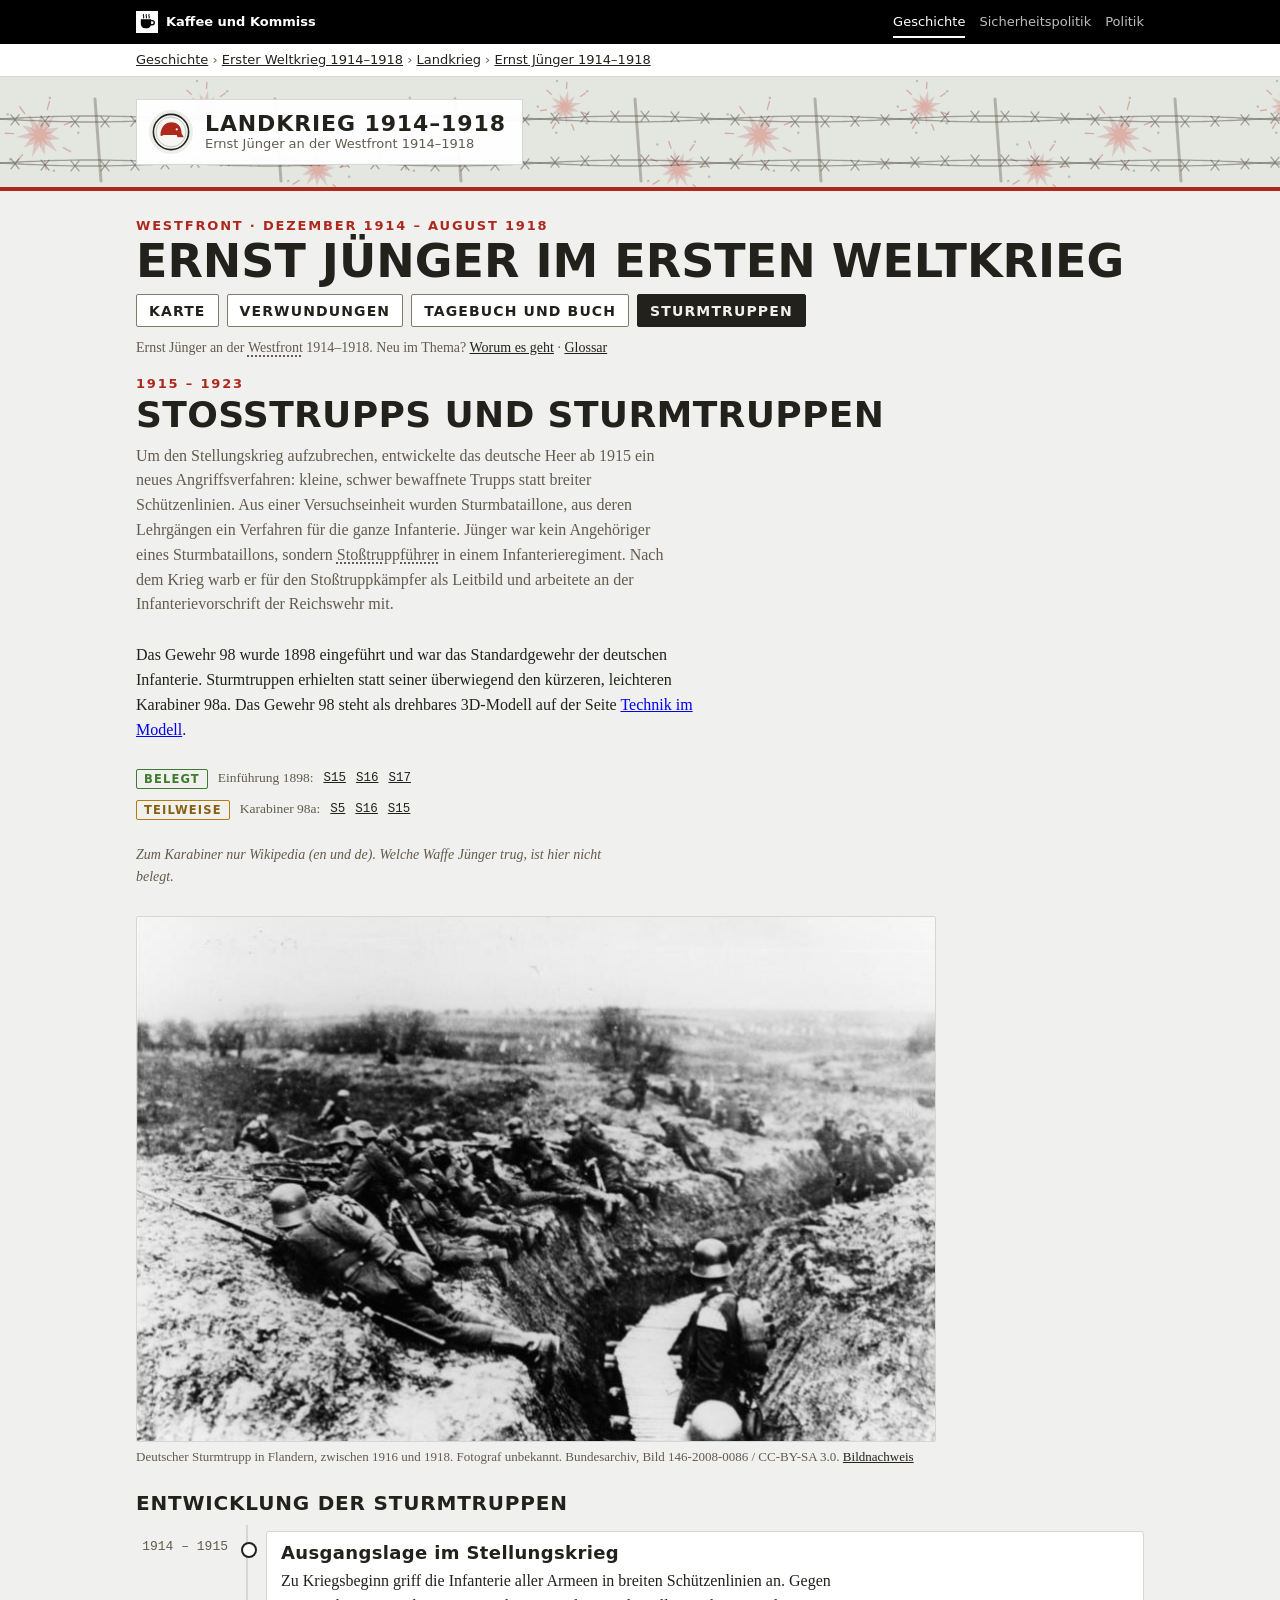
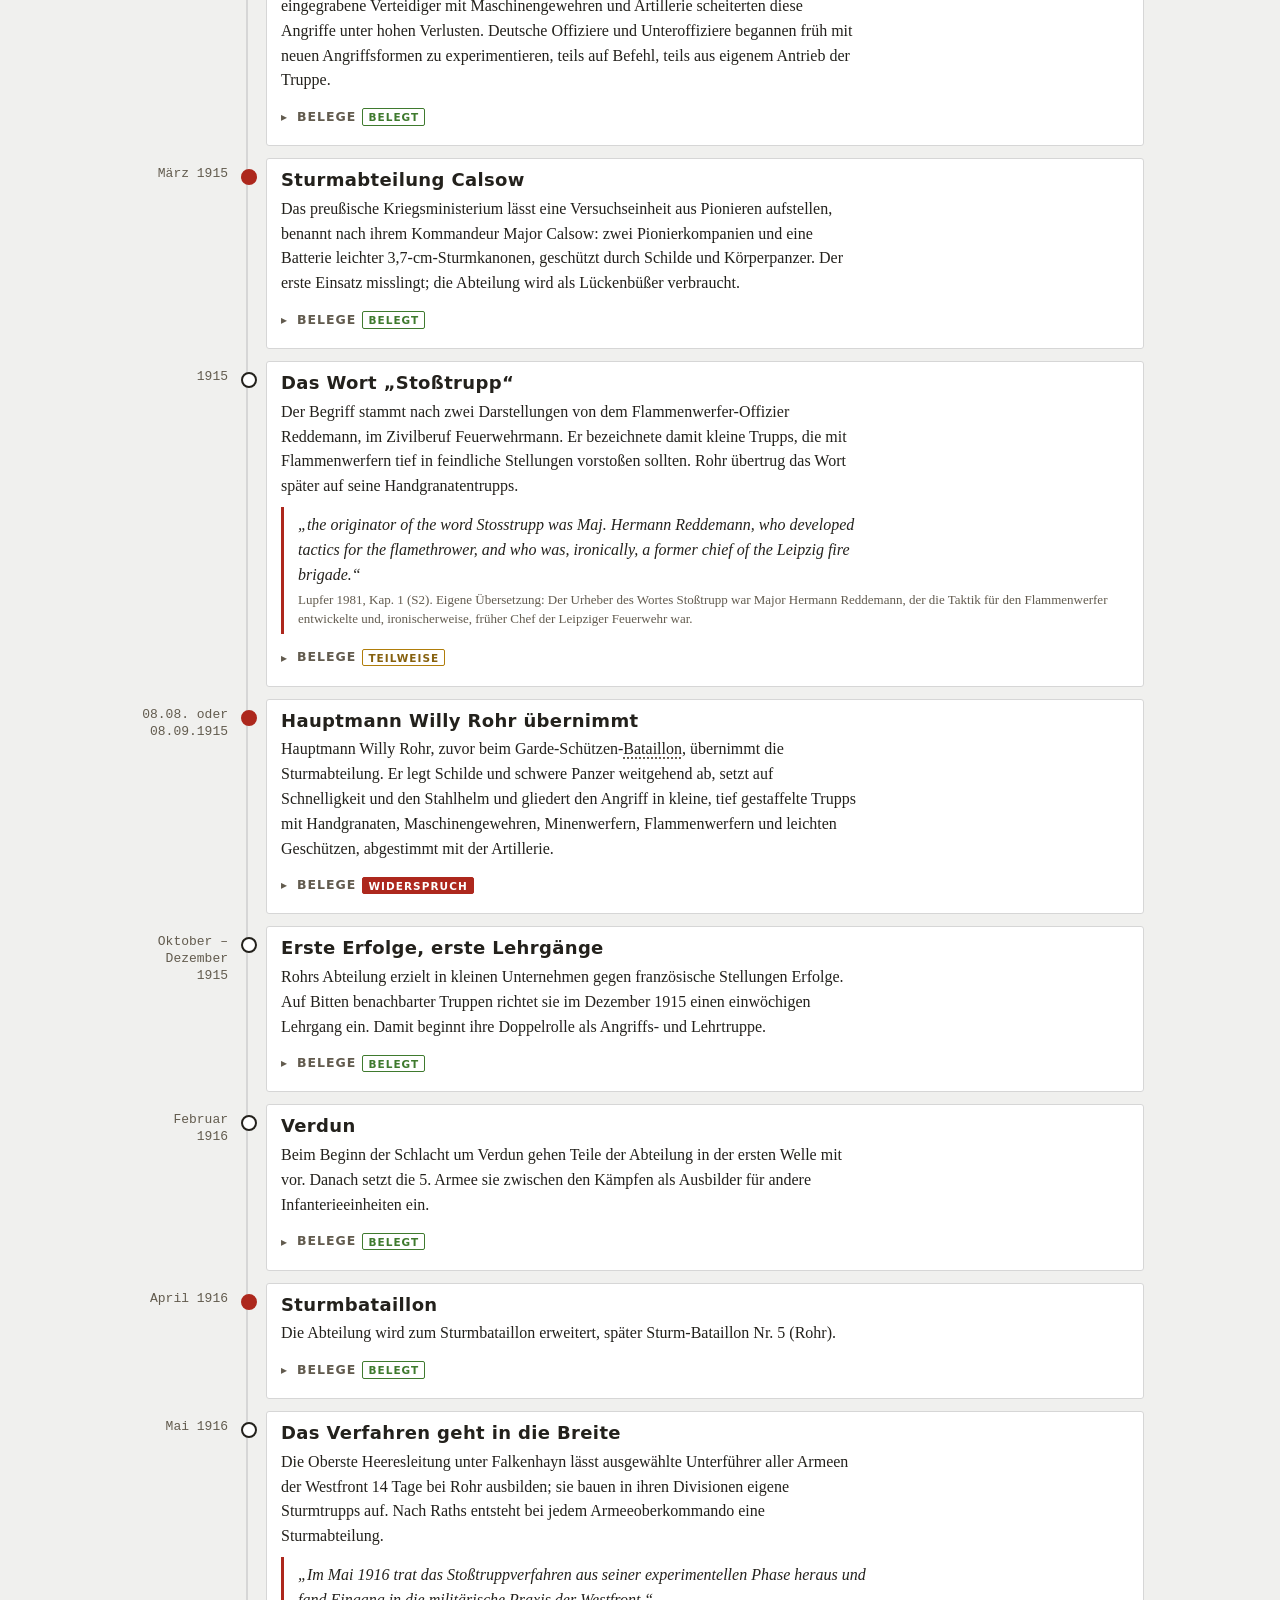
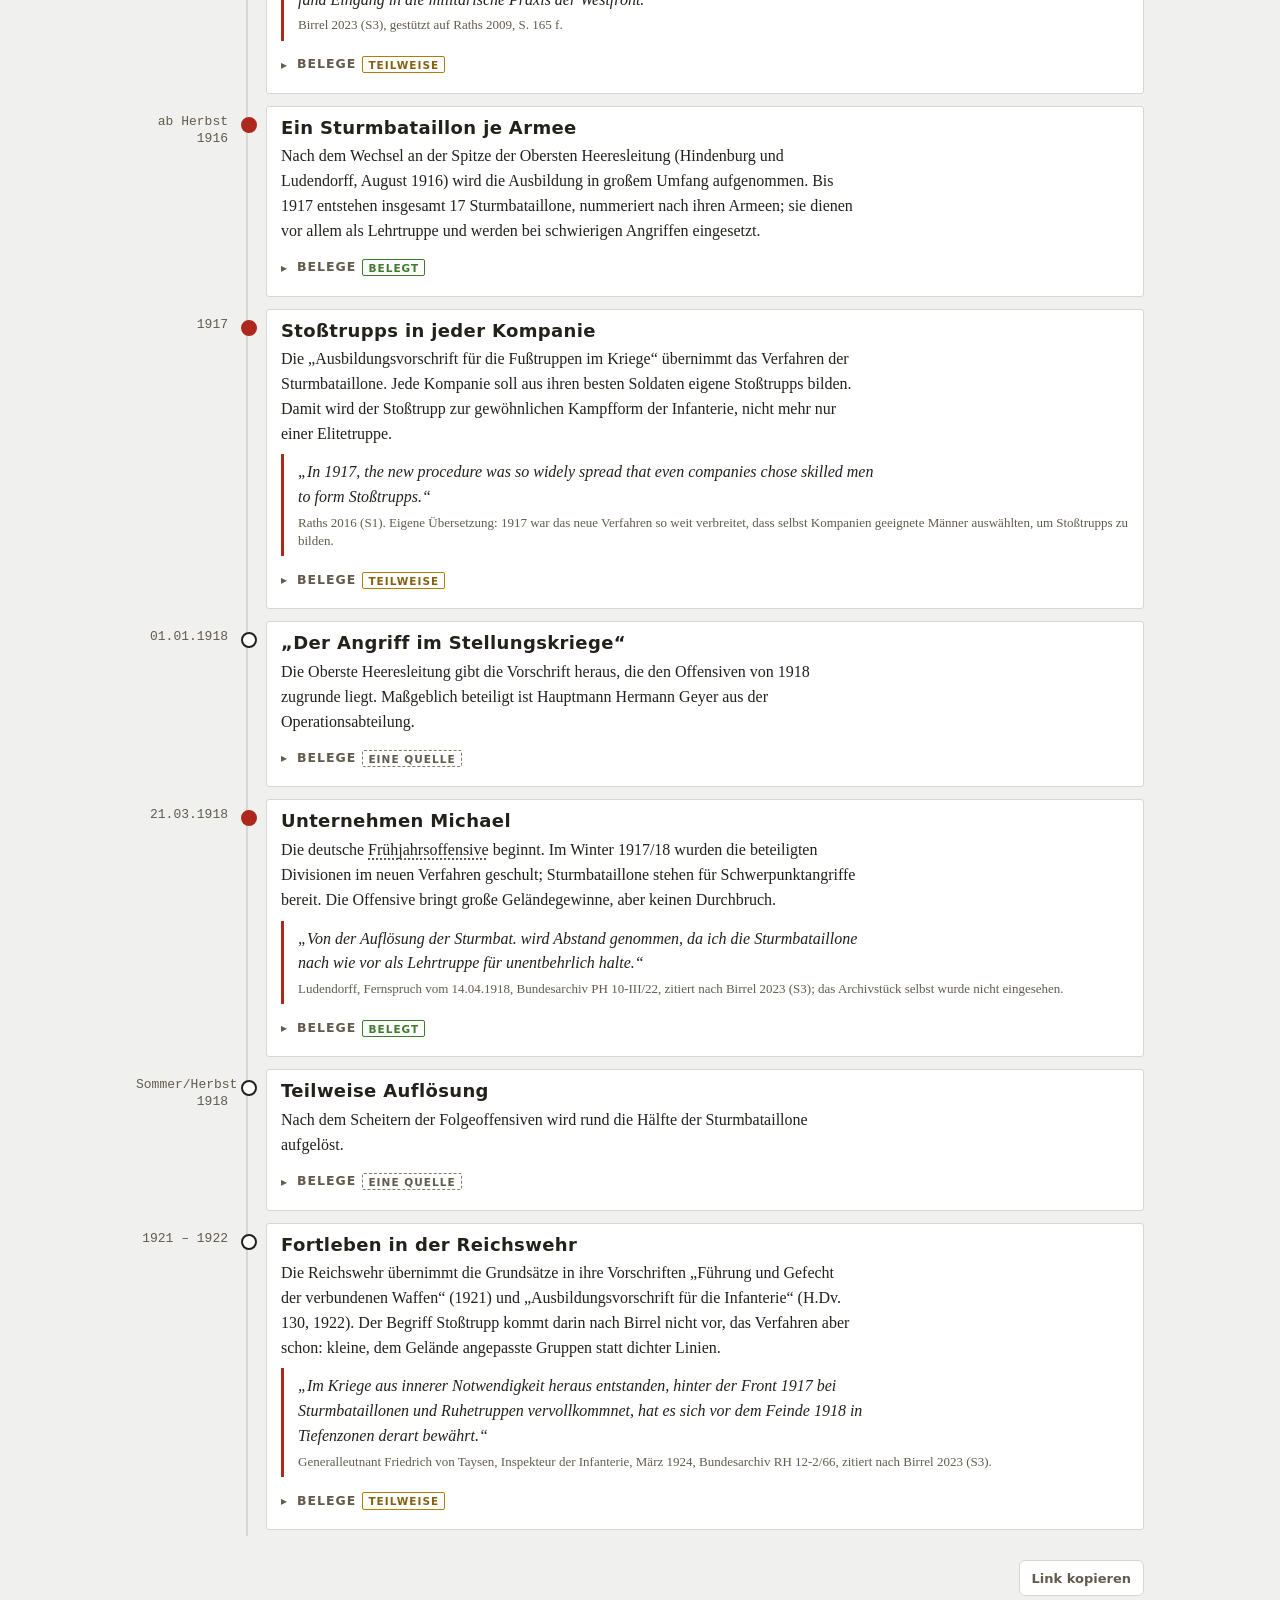
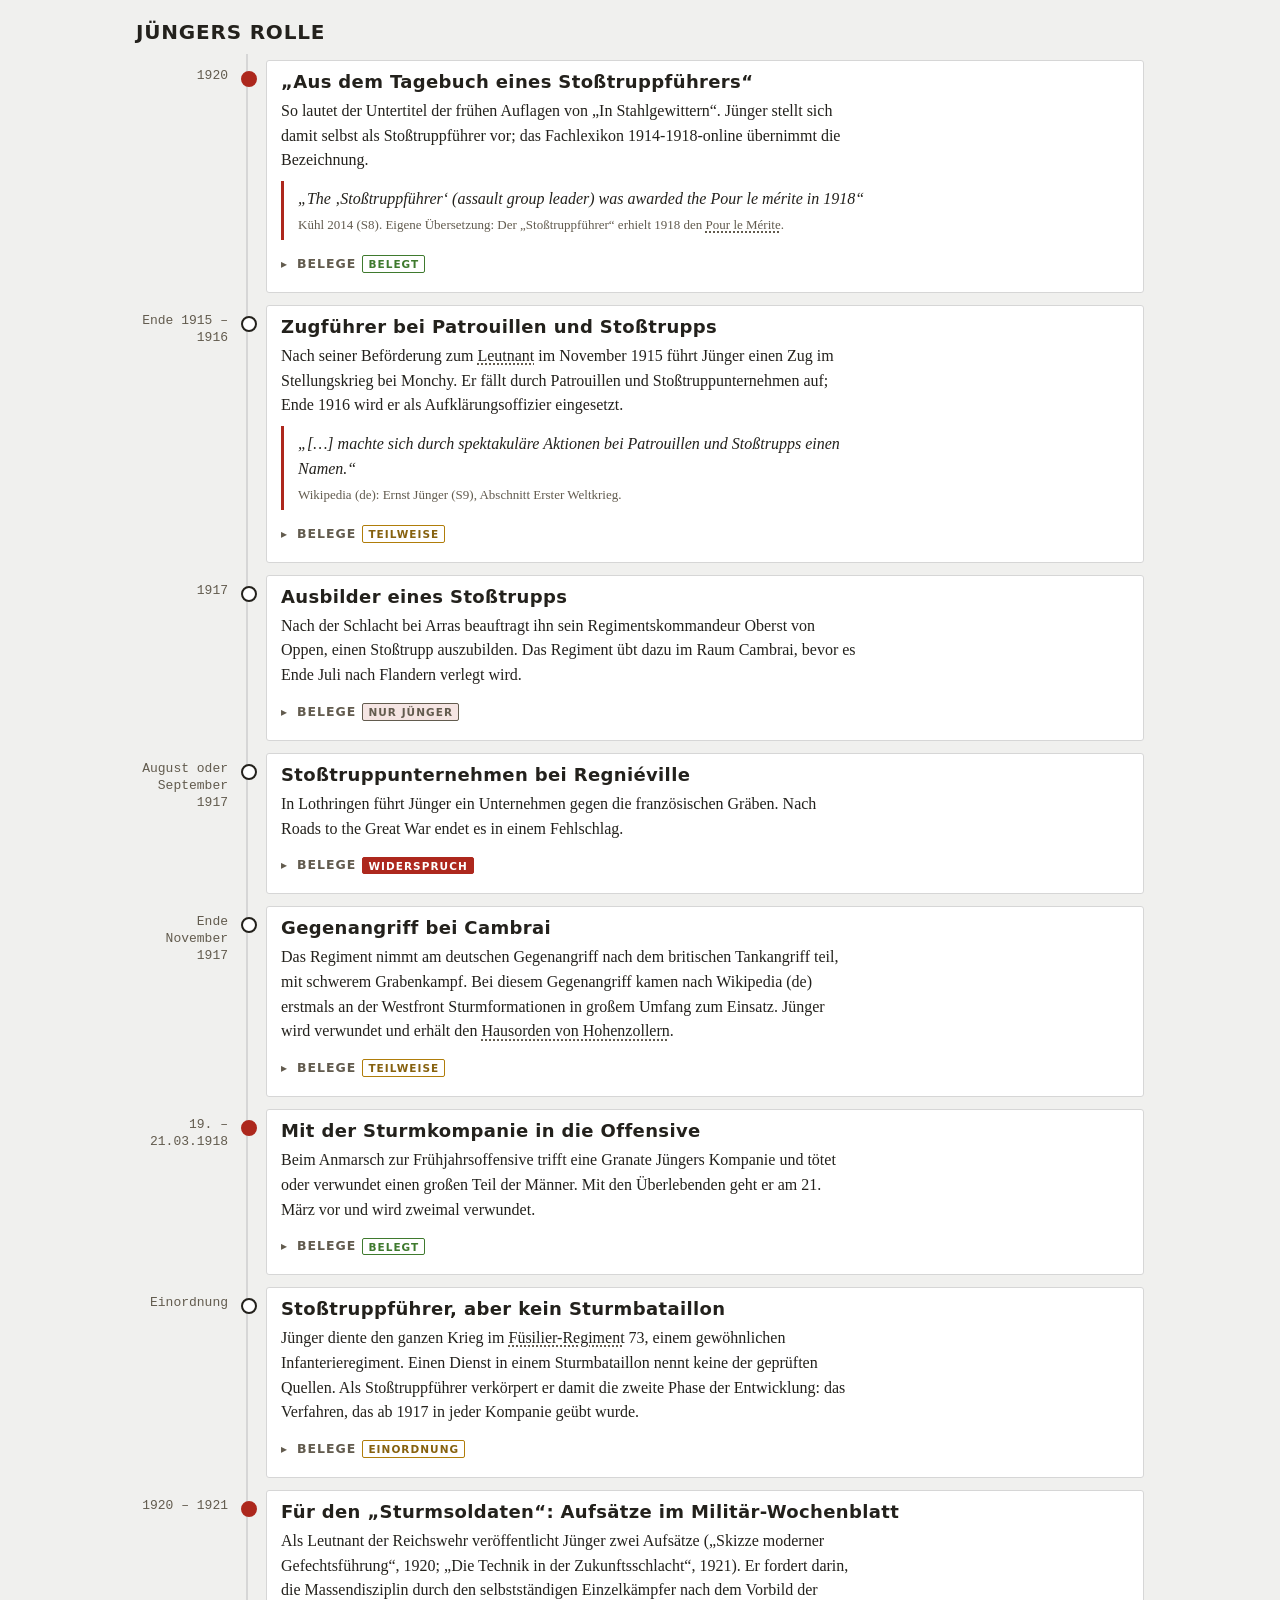
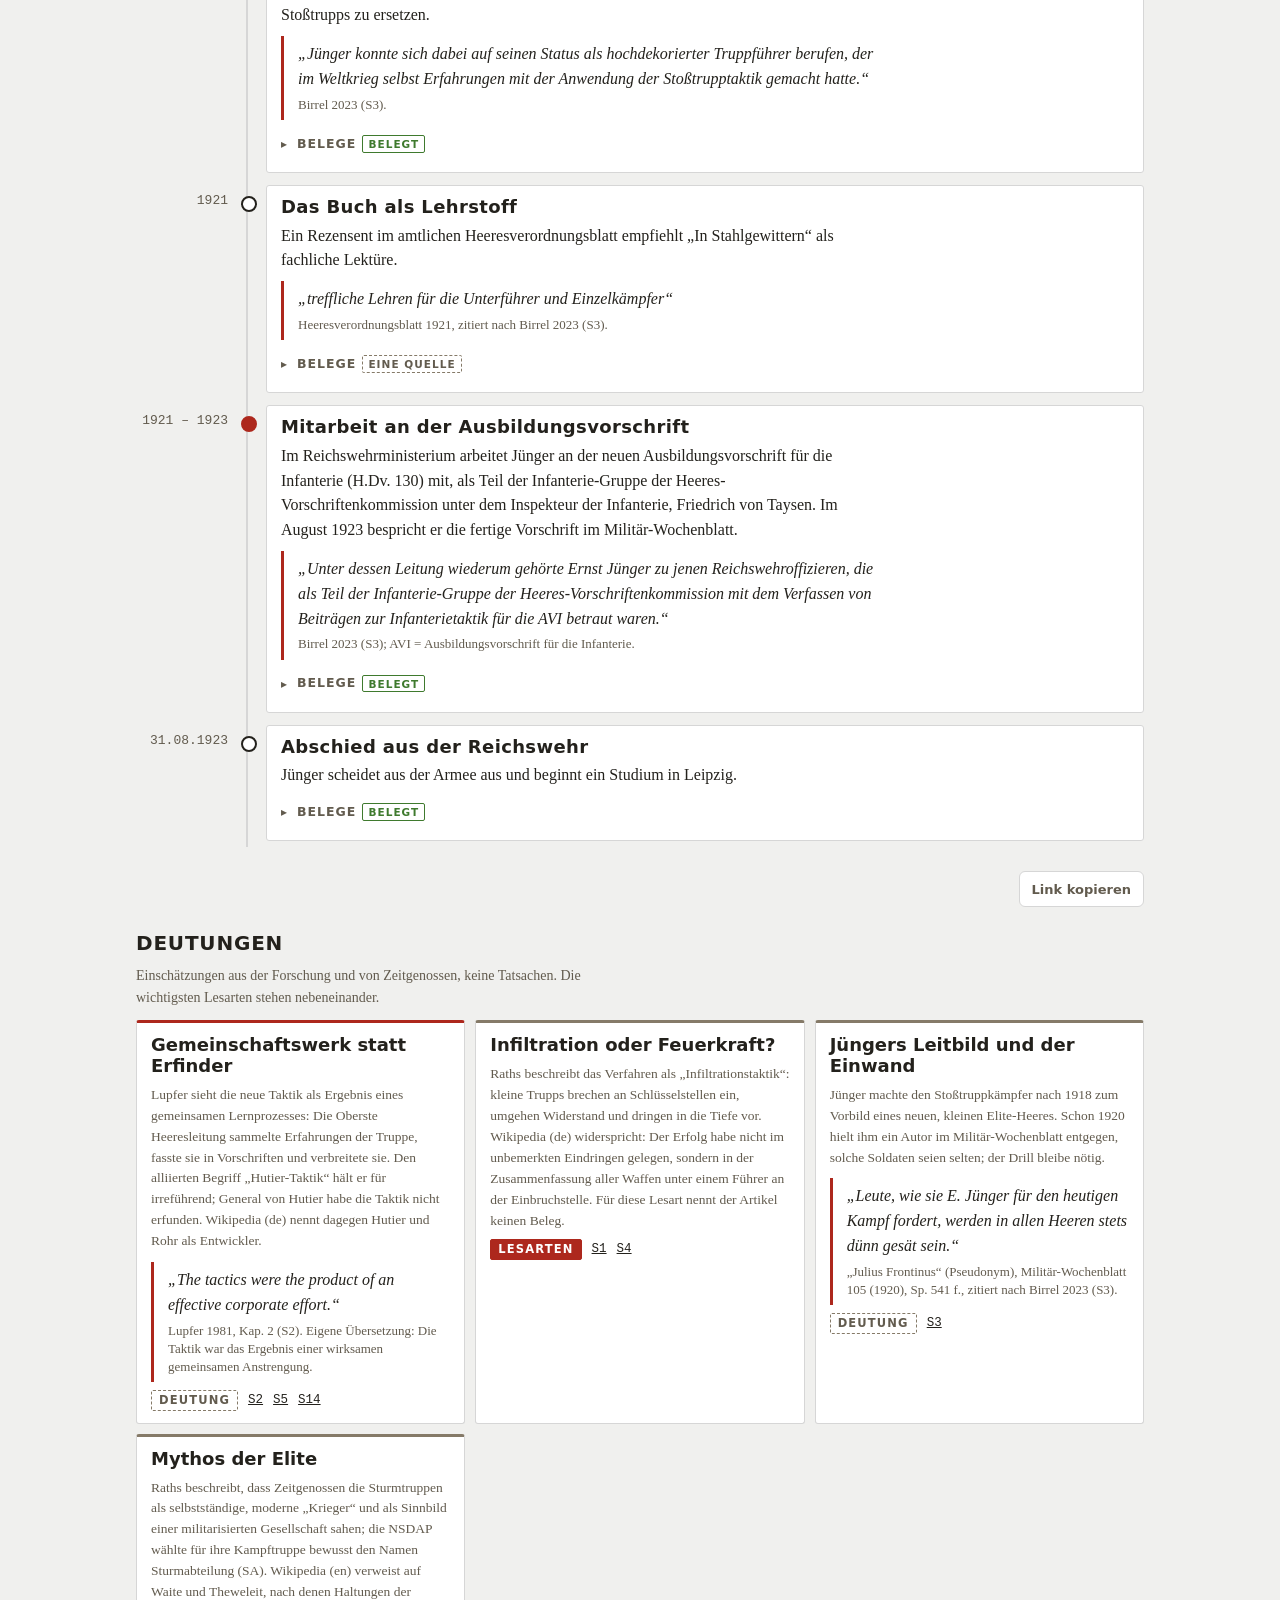
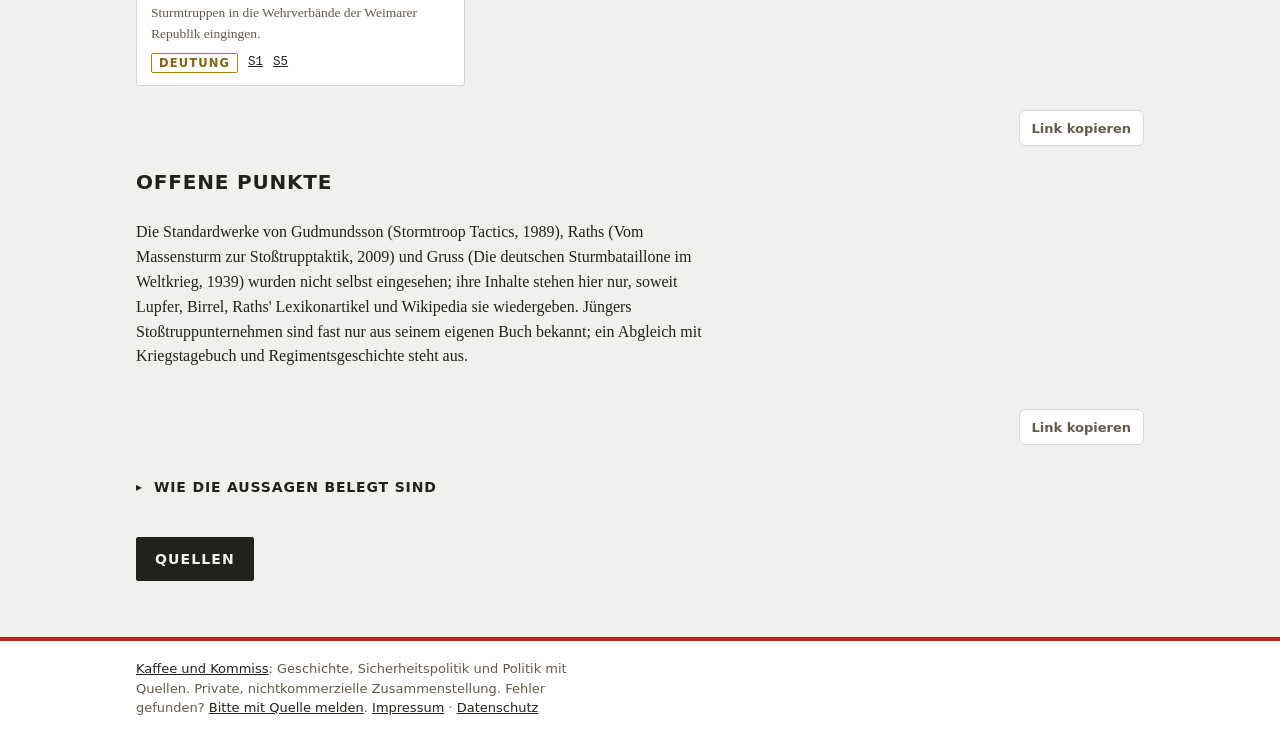
<file: sturmtruppen.html>
<!doctype html>
<html lang="de" class="kk-b-gesch">
<head>
<meta charset="utf-8">
<meta name="viewport" content="width=device-width, initial-scale=1, viewport-fit=cover">
<title>Jünger: Sturmtruppen</title>
<meta name="description" content="Wie das deutsche Heer 1915–1918 Stoßtrupps und Sturmbataillone entwickelte und welche Rolle Ernst Jünger darin spielte, im Krieg und danach in der Reichswehr. Mit Zitaten und Belegstatus.">
<link rel="canonical" href="https://kaffeeundkommiss.github.io/Stahlgewitter/sturmtruppen.html">
<meta property="og:type" content="website">
<meta property="og:locale" content="de_DE">
<meta property="og:site_name" content="Erster Weltkrieg">
<meta property="og:title" content="Jünger: Sturmtruppen">
<meta property="og:description" content="Wie das deutsche Heer 1915–1918 Stoßtrupps und Sturmbataillone entwickelte und welche Rolle Ernst Jünger darin spielte, im Krieg und danach in der Reichswehr. Mit Zitaten und Belegstatus.">
<meta property="og:url" content="https://kaffeeundkommiss.github.io/Stahlgewitter/sturmtruppen.html">
<!-- Vorschau für Linkvorschauen, erzeugt mit werkzeuge/vorschau.js -->
<meta property="og:image" content="https://kaffeeundkommiss.github.io/Stahlgewitter/vorschau/sturmtruppen.jpg?v=4e61cc3c">
<meta property="og:image:width" content="1200">
<meta property="og:image:height" content="630">
<meta property="og:image:alt" content="Stoßtrupps und Sturmtruppen: Erster Weltkrieg">
<meta name="twitter:card" content="summary_large_image">
<meta name="twitter:image" content="https://kaffeeundkommiss.github.io/Stahlgewitter/vorschau/sturmtruppen.jpg?v=4e61cc3c">
<meta name="theme-color" content="#23211C" media="(prefers-color-scheme: light)">
<meta name="theme-color" content="#12110E" media="(prefers-color-scheme: dark)">
<meta name="apple-mobile-web-app-capable" content="yes">
<meta name="apple-mobile-web-app-title" content="Jünger 1914–18">
<link rel="icon" href="icons/favicon.svg" type="image/svg+xml">
<link rel="apple-touch-icon" sizes="180x180" href="icons/apple-touch-icon.png">
<link rel="manifest" href="manifest.webmanifest">
<link rel="stylesheet" href="site.css">
<link rel="stylesheet" href="https://kaffeeundkommiss.github.io/schriften/schriften.css">
<link rel="stylesheet" href="basis.css">
<style>
/* Layout: Kopf wie auf den anderen Seiten, darunter Zahlen, Zeitleiste, Deutungen, Quellen */
:root {
  --paper: #eceee8; --panel: #f6f7f3; --ink: #1d2420; --muted: #5d6861; --rule: #c3c9c1; --border: #6f7a72;
  --j2: #6b6f6c; --j4: #2a5d91; --j6: #3f7a2e; --j10: #b07d0a; --j11: #7a3d8f; --ally: #4f6d7a; --red: #ad281d; --red-soft: rgba(173,40,29,.12);
  --f-display: "Barlow Condensed", "Arial Narrow", system-ui, sans-serif;
  --f-body: "Source Serif 4", Georgia, "Times New Roman", serif;
  --f-mono: "IBM Plex Mono", ui-monospace, Menlo, Consolas, monospace;
  color-scheme: light; padding-top: env(safe-area-inset-top, 0px); padding-bottom: env(safe-area-inset-bottom, 0px);
}
@media (prefers-color-scheme: dark) { :root:not([data-theme="light"]) {
  --paper: #121614; --panel: #181d1a; --ink: #e2e6e1; --muted: #98a39b; --rule: #313a35; --border: #7d8a82;
  --j2: #a4aaa6; --j4: #6fa3e0; --j6: #7dbb5f; --j10: #e0b33c; --j11: #c08ad6; --ally: #8fb3c4; --red: #e4533f; --red-soft: rgba(228,83,63,.16);
  color-scheme: dark } }
:root[data-theme="dark"] {
  --paper: #121614; --panel: #181d1a; --ink: #e2e6e1; --muted: #98a39b; --rule: #313a35; --border: #7d8a82;
  --j2: #a4aaa6; --j4: #6fa3e0; --j6: #7dbb5f; --j10: #e0b33c; --j11: #c08ad6; --ally: #8fb3c4; --red: #e4533f; --red-soft: rgba(228,83,63,.16);
  color-scheme: dark }

* { box-sizing: border-box }
body { margin: 0; background: var(--paper); color: var(--ink); font: 400 16px/1.55 var(--f-body) }
[hidden] { display: none !important }
.wrap { max-width: 1040px; margin: 0 auto; padding-block: 28px 56px;
  padding-left: max(16px, env(safe-area-inset-left, 0px)); padding-right: max(16px, env(safe-area-inset-right, 0px));
  display: grid; grid-template-columns: minmax(0, 1fr); gap: 26px }
.wrap > * { min-width: 0 }
header { display: grid; gap: 10px }
.brand { display: flex; align-items: center; gap: 16px }
.brand-text { display: grid; gap: 6px; min-width: 0 }
.logo { width: 76px; height: 76px; flex: none }
.logo-ring { fill: var(--panel); stroke: var(--ink); stroke-width: 3 }
.logo-inner { fill: none; stroke: var(--ink); stroke-width: 1; opacity: .5 }
.logo-plane { fill: var(--red) }
.logo-text { fill: var(--ink); font: 700 12.5px var(--f-display); letter-spacing: .16em }
.eyebrow { font: 600 13px/1 var(--f-display); letter-spacing: .14em; text-transform: uppercase; color: var(--red) }
h1, .h1 { font: 700 clamp(28px, 5vw, 46px)/1 var(--f-display); margin: 0; text-transform: uppercase; text-wrap: balance }
.lede { margin: 0; max-width: 68ch; color: var(--muted) }
.evhead { display: grid; gap: 6px; margin-top: 8px }
.evhead .evtitle { font: 700 clamp(26px, 4vw, 36px)/1.05 var(--f-display); text-transform: uppercase; letter-spacing: .01em; margin: 0; text-wrap: balance }
nav.pages { display: flex; gap: 8px; flex-wrap: wrap }
nav.pages a { font: 600 14px/1 var(--f-display); letter-spacing: .08em; text-transform: uppercase; color: var(--ink); text-decoration: none;
  border: 1px solid var(--border); border-radius: 2px; padding: 9px 12px 8px; background: var(--panel) }
nav.pages a[aria-current="page"] { background: var(--ink); color: var(--paper); border-color: var(--ink) }
nav.pages a[aria-current="true"] { background: var(--ink); color: var(--paper); border-color: var(--ink) }
nav.sub { display: flex; gap: 20px; border-bottom: 1px solid var(--rule); overflow-x: auto; scrollbar-width: none; margin-top: -2px }
nav.sub::-webkit-scrollbar { display: none }
nav.sub a { font: 600 13px/1 var(--f-display); letter-spacing: .08em; text-transform: uppercase; color: var(--muted); text-decoration: none;
  white-space: nowrap; padding: 8px 0 9px; border-bottom: 3px solid transparent; margin-bottom: -1px }
nav.sub a:hover { color: var(--ink) }
nav.sub a[aria-current="page"] { color: var(--ink); border-bottom-color: var(--red) }
nav.sub a:focus-visible { outline: 2px solid var(--red); outline-offset: 2px }
nav.pages a:focus-visible, button:focus-visible, summary:focus-visible { outline: 2px solid var(--red); outline-offset: 2px }
@media (max-width: 560px) { .logo { width: 56px; height: 56px } .brand { gap: 12px } }

h2 { font: 700 20px/1 var(--f-display); text-transform: uppercase; letter-spacing: .04em; margin: 0 }
.sect { display: grid; gap: 12px }
.hint { font-size: 14px; color: var(--muted); margin: 0 }


/* Zeitleiste */
.status { display: flex; flex-wrap: wrap; gap: 8px 16px; font-size: 14px; color: var(--muted); margin: 0; padding: 0; list-style: none }
.status li { display: inline-flex; align-items: center; gap: 7px }
.b { display: inline-block; font: 600 11.5px/1 var(--f-display); letter-spacing: .1em; text-transform: uppercase; padding: 4px 7px 3px; border-radius: 2px; border: 1px solid; white-space: nowrap }
.b.ok { color: var(--j6); border-color: var(--j6) }
.b.part { color: color-mix(in srgb, var(--j10) 70%, var(--ink)); border-color: var(--j10) }
.b.one { color: var(--muted); border-color: var(--border); border-style: dashed }
.b.wid { color: var(--panel); background: var(--red); border-color: var(--red) }
.day { margin: 6px 0 0; font: 600 14px/1 var(--f-display); letter-spacing: .12em; text-transform: uppercase; color: var(--muted) }
ol.tl { list-style: none; margin: 0; padding: 0; display: grid; gap: 0 }
ol.tl > li { display: grid; grid-template-columns: 92px 14px minmax(0, 1fr); gap: 0 12px }
.t { font: 500 13px/1.3 var(--f-mono); color: var(--muted); padding-top: 14px; text-align: right }
.rail { position: relative }
.rail::before { content: ""; position: absolute; left: 6px; top: 0; bottom: 0; width: 2px; background: var(--rule) }
.rail::after { content: ""; position: absolute; left: 1px; top: 17px; width: 12px; height: 12px; border-radius: 50%; background: var(--panel); border: 2px solid var(--ink) }
ol.tl > li.key .rail::after { background: var(--red); border-color: var(--red) }
.card { background: var(--panel); border: 1px solid var(--rule); border-radius: 3px; padding: 11px 14px 12px; margin: 6px 0; display: grid; gap: 6px }
.card h3 { font: 600 18px/1.15 var(--f-display); margin: 0; letter-spacing: .02em }
.card p { margin: 0 }
.meta { display: flex; flex-wrap: wrap; align-items: center; gap: 6px 10px; font-size: 13.5px; color: var(--muted) }
.meta a, .src a { color: var(--ink); font-family: var(--f-mono); font-size: 12.5px }
.why { font-size: 14px; color: var(--muted); font-style: italic }
@media (max-width: 560px) {
  ol.tl > li { grid-template-columns: 14px minmax(0, 1fr); gap: 0 10px }
  .t { grid-column: 2; text-align: left; padding-top: 10px }
  .rail { grid-row: 1 / span 2; grid-column: 1 }
  .card { grid-column: 2 }
}

/* Thesen */
.theses { display: grid; grid-template-columns: repeat(auto-fill, minmax(260px, 1fr)); gap: 10px }
.th { background: var(--panel); border: 1px solid var(--rule); border-top: 3px solid var(--border); border-radius: 3px; padding: 12px 14px; display: grid; gap: 8px; align-content: start }
.th.lead { border-top-color: var(--red) }
.th h3 { font: 600 18px/1.15 var(--f-display); margin: 0 }
.th .who2 { font-size: 13.5px; color: var(--muted); margin: 0 }
.th dl { margin: 0; display: grid; gap: 6px; font-size: 14.5px }
.th dt { font: 600 12px/1 var(--f-display); letter-spacing: .12em; text-transform: uppercase; color: var(--muted) }
.th dd { margin: 0 }

/* Widersprüche, Quellen */
.tbl { width: 100%; border-collapse: collapse; font-size: 14.5px }
.tbl th, .tbl td { text-align: left; vertical-align: top; padding: 8px 10px; border-bottom: 1px solid var(--rule) }
.tbl th { font: 600 12.5px/1.2 var(--f-display); letter-spacing: .1em; text-transform: uppercase; color: var(--muted) }
.tblwrap { overflow-x: auto; -webkit-overflow-scrolling: touch }
ol.srcs { margin: 0; padding: 0; list-style: none; display: grid; gap: 8px; font-size: 14.5px }
ol.srcs li { display: grid; grid-template-columns: 40px minmax(0, 1fr); gap: 10px }
ol.srcs .id { font: 500 13px/1.5 var(--f-mono); color: var(--red) }
ol.srcs .dep { color: var(--muted); font-size: 13.5px }
ol.srcs a { color: var(--ink); overflow-wrap: anywhere }
ol.srcs li:target { background: var(--red-soft); outline: 6px solid var(--red-soft) }
.note { font-size: 13.5px; color: var(--muted); font-style: italic; margin: 0 }
.hint a, .note a, .why a, .th dd a, .meta span a { color: var(--ink) }

/* Zahlen */
.stats { display: grid; grid-template-columns: repeat(auto-fill, minmax(220px, 1fr)); gap: 10px }
.stat { background: var(--panel); border: 1px solid var(--rule); border-left: 4px solid var(--ally); border-radius: 3px; padding: 12px 14px; display: grid; gap: 6px; align-content: start }
.stat.red { border-left-color: var(--red) }
.stat .num { font: 700 40px/1 var(--f-display); letter-spacing: .01em }
.stat .lbl { font-size: 14.5px; line-height: 1.35 }
.stat .why { font-size: 13.5px }
.b.self { color: var(--muted); border-color: var(--muted); background: var(--red-soft) }
.tbl td.d { white-space: nowrap; font-family: var(--f-mono); font-size: 13px }

/* Sturmtruppen: Zitate und Foto */
blockquote.zit { margin: 2px 0 0; padding: 6px 0 6px 14px; border-left: 3px solid var(--red); display: grid; gap: 4px }
blockquote.zit p { margin: 0; font-style: italic }
blockquote.zit footer { font-size: 13px; line-height: 1.4; color: var(--muted) }
figure.bild { margin: 4px 0 0; display: grid; gap: 6px; max-width: 800px; min-width: 0 }
header { grid-template-columns: minmax(0, 1fr) }
figure.bild img { display: block; width: 100%; max-width: 100%; height: auto; border: 1px solid var(--rule); border-radius: 2px; background: var(--panel) }
figure.bild figcaption { font-size: 13px; line-height: 1.4; color: var(--muted) }
figure.bild figcaption a { color: var(--ink) }
</style>
<link rel="stylesheet" href="bereich.css">
</head>
<body>
<div class="kk-leiste"><div class="kk-in">
  <a class="kk-haus" href="https://kaffeeundkommiss.github.io/"><img src="kk-tasse.svg" alt="" width="22" height="22"><span>Kaffee und Kommiss</span></a>
  <nav class="kk-bereiche" aria-label="Bereiche"><a href="https://kaffeeundkommiss.github.io/geschichte/" aria-current="true">Geschichte</a><a href="https://kaffeeundkommiss.github.io/sicherheitspolitik/"><span class="kk-lang">Sicherheitspolitik</span><span class="kk-kurz">Sicherheit</span></a><a href="https://kaffeeundkommiss.github.io/politik/">Politik</a></nav>
</div></div>
<nav class="kk-pfad" aria-label="Pfad"><div class="kk-in"><a href="https://kaffeeundkommiss.github.io/geschichte/">Geschichte</a> › <a href="https://kaffeeundkommiss.github.io/geschichte/erster-weltkrieg/">Erster Weltkrieg 1914–1918</a> › <a href="https://kaffeeundkommiss.github.io/geschichte/erster-weltkrieg/landkrieg/">Landkrieg</a> › <a href="./">Ernst Jünger 1914–1918</a></div></nav>
<div class="kk-kopf"><div class="kk-in">
  <a class="kk-schild" href="https://kaffeeundkommiss.github.io/geschichte/erster-weltkrieg/landkrieg/"><img src="icons/favicon.svg" alt="" width="44" height="44"><span><span class="kk-name" style="display:block">Landkrieg 1914–1918</span><span class="kk-unter" style="display:block">Ernst Jünger an der Westfront 1914–1918</span></span></a>
</div></div>
<main class="wrap" id="inhalt">
  <header>
    <div class="brand">
      <div class="brand-text">
        <div class="eyebrow">Westfront · Dezember 1914 – August 1918</div>
        <p class="h1">Ernst Jünger im Ersten Weltkrieg</p>
      </div>
    </div>
    <nav class="pages" aria-label="Seiten">
      <a href="index.html">Karte</a>
      <a href="verwundungen.html">Verwundungen</a>
      <a href="fassungen.html">Tagebuch und Buch</a>
      <a href="sturmtruppen.html" aria-current="page">Sturmtruppen</a>
    </nav>
    <div class="evhead">
      <div class="eyebrow">1915 – 1923</div>
      <h1 class="evtitle">Stoßtrupps und Sturmtruppen</h1>
    </div>
    <p class="lede">Um den Stellungskrieg aufzubrechen, entwickelte das deutsche Heer ab 1915 ein neues Angriffsverfahren: kleine, schwer bewaffnete Trupps statt breiter Schützenlinien. Aus einer Versuchseinheit wurden Sturmbataillone, aus deren Lehrgängen ein Verfahren für die ganze Infanterie. Jünger war kein Angehöriger eines Sturmbataillons, sondern Stoßtruppführer in einem Infanterieregiment. Nach dem Krieg warb er für den Stoßtruppkämpfer als Leitbild und arbeitete an der Infanterievorschrift der Reichswehr mit.</p>
    <p>Das Gewehr 98 wurde 1898 eingeführt und war das Standardgewehr der deutschen Infanterie. Sturmtruppen erhielten statt seiner überwiegend den kürzeren, leichteren Karabiner 98a. Das Gewehr 98 steht als drehbares 3D-Modell auf der Seite <a href="https://kaffeeundkommiss.github.io/geschichte/erster-weltkrieg/technik/">Technik im Modell</a>.</p>
    <div class="meta"><span class="b ok">belegt</span>Einführung 1898: <a href="quellen-sturmtruppen.html#q-g98de">S15</a><a href="quellen-sturmtruppen.html#q-g98en">S16</a><a href="quellen-sturmtruppen.html#q-g98mf">S17</a></div>
    <div class="meta"><span class="b part">teilweise</span>Karabiner 98a: <a href="quellen-sturmtruppen.html#q-wenst">S5</a><a href="quellen-sturmtruppen.html#q-g98en">S16</a><a href="quellen-sturmtruppen.html#q-g98de">S15</a></div>
    <p class="why">Zum Karabiner nur Wikipedia (en und de). Welche Waffe Jünger trug, ist hier nicht belegt.</p>
    <figure class="bild">
      <img src="bilder/sturmtrupp-flandern.jpg" width="800" height="526" alt="Schwarz-Weiß-Foto: deutsche Soldaten mit Stahlhelm liegen mit Gewehren an der Böschung eines Grabens, ein weiterer steht unten im Graben auf einem Laufrost; dahinter offenes Gelände" decoding="async">
      <figcaption>Deutscher Sturmtrupp in Flandern, zwischen 1916 und 1918. Fotograf unbekannt. Bundesarchiv, Bild 146-2008-0086 / CC-BY-SA 3.0. <a href="quellen-sturmtruppen.html#f1">Bildnachweis</a></figcaption>
    </figure>
  </header>
  <section class="sect" aria-labelledby="eH">
    <h2 id="eH">Entwicklung der Sturmtruppen</h2>
    <ol class="tl">
      <li>
        <div class="t">1914 – 1915</div><div class="rail"></div>
        <div class="card">
          <h3>Ausgangslage im Stellungskrieg</h3>
          <p>Zu Kriegsbeginn griff die Infanterie aller Armeen in breiten Schützenlinien an. Gegen eingegrabene Verteidiger mit Maschinengewehren und Artillerie scheiterten diese Angriffe unter hohen Verlusten. Deutsche Offiziere und Unteroffiziere begannen früh mit neuen Angriffsformen zu experimentieren, teils auf Befehl, teils aus eigenem Antrieb der Truppe.</p>
          <div class="meta"><span class="b ok">belegt</span><a href="quellen-sturmtruppen.html#q-raths">S1</a><a href="quellen-sturmtruppen.html#q-lupfer">S2</a><a href="quellen-sturmtruppen.html#q-birrel">S3</a></div>
          <p class="why">Lupfer nennt als frühe Beispiele besondere Angriffstrupps im Argonnerwald im August 1914 und eine bayerische Division 1915; diese Einzelheiten stehen nur bei ihm.</p>
        </div>
      </li>
      <li class="key">
        <div class="t">März 1915</div><div class="rail"></div>
        <div class="card">
          <h3>Sturmabteilung Calsow</h3>
          <p>Das preußische Kriegsministerium lässt eine Versuchseinheit aus Pionieren aufstellen, benannt nach ihrem Kommandeur Major Calsow: zwei Pionierkompanien und eine Batterie leichter 3,7-cm-Sturmkanonen, geschützt durch Schilde und Körperpanzer. Der erste Einsatz misslingt; die Abteilung wird als Lückenbüßer verbraucht.</p>
          <div class="meta"><span class="b ok">belegt</span><a href="quellen-sturmtruppen.html#q-raths">S1</a><a href="quellen-sturmtruppen.html#q-lupfer">S2</a><a href="quellen-sturmtruppen.html#q-wdesb">S4</a><a href="quellen-sturmtruppen.html#q-wenst">S5</a></div>
          <p class="why">Gründung im März 1915 übereinstimmend in allen vier Quellen. Die Verluste (bis Juni die Hälfte der Männer) nennt nur Wikipedia (en) nach Gudmundsson.</p>
        </div>
      </li>
      <li>
        <div class="t">1915</div><div class="rail"></div>
        <div class="card">
          <h3>Das Wort „Stoßtrupp“</h3>
          <p>Der Begriff stammt nach zwei Darstellungen von dem Flammenwerfer-Offizier Reddemann, im Zivilberuf Feuerwehrmann. Er bezeichnete damit kleine Trupps, die mit Flammenwerfern tief in feindliche Stellungen vorstoßen sollten. Rohr übertrug das Wort später auf seine Handgranatentrupps.</p>
          <blockquote class="zit"><p>„the originator of the word Stosstrupp was Maj. Hermann Reddemann, who developed tactics for the flamethrower, and who was, ironically, a former chief of the Leipzig fire brigade.“</p><footer>Lupfer 1981, Kap. 1 (S2). Eigene Übersetzung: Der Urheber des Wortes Stoßtrupp war Major Hermann Reddemann, der die Taktik für den Flammenwerfer entwickelte und, ironischerweise, früher Chef der Leipziger Feuerwehr war.</footer></blockquote>
          <div class="meta"><span class="b part">teilweise</span><a href="quellen-sturmtruppen.html#q-lupfer">S2</a><a href="quellen-sturmtruppen.html#q-gudterm">S6</a></div>
          <p class="why">Name und Rang weichen ab: Lupfer schreibt „Maj. Hermann Reddemann“, Gudmundsson „Captain Bernhard Reddemann“. Die Übertragung auf Rohrs Trupps nennt nur Gudmundsson.</p>
        </div>
      </li>
      <li class="key">
        <div class="t">08.08. oder 08.09.1915</div><div class="rail"></div>
        <div class="card">
          <h3>Hauptmann Willy Rohr übernimmt</h3>
          <p>Hauptmann Willy Rohr, zuvor beim Garde-Schützen-Bataillon, übernimmt die Sturmabteilung. Er legt Schilde und schwere Panzer weitgehend ab, setzt auf Schnelligkeit und den Stahlhelm und gliedert den Angriff in kleine, tief gestaffelte Trupps mit Handgranaten, Maschinengewehren, Minenwerfern, Flammenwerfern und leichten Geschützen, abgestimmt mit der Artillerie.</p>
          <div class="meta"><span class="b wid">Widerspruch</span><a href="quellen-sturmtruppen.html#q-lupfer">S2</a><a href="quellen-sturmtruppen.html#q-wenst">S5</a><a href="quellen-sturmtruppen.html#q-wdesb">S4</a></div>
          <p class="why">Datum widersprüchlich: Lupfer nennt den 08.08.1915, Wikipedia (en) den 08.09.1915. Wikipedia (de) nennt kein Datum.</p>
        </div>
      </li>
      <li>
        <div class="t">Oktober – Dezember 1915</div><div class="rail"></div>
        <div class="card">
          <h3>Erste Erfolge, erste Lehrgänge</h3>
          <p>Rohrs Abteilung erzielt in kleinen Unternehmen gegen französische Stellungen Erfolge. Auf Bitten benachbarter Truppen richtet sie im Dezember 1915 einen einwöchigen Lehrgang ein. Damit beginnt ihre Doppelrolle als Angriffs- und Lehrtruppe.</p>
          <div class="meta"><span class="b ok">belegt</span><a href="quellen-sturmtruppen.html#q-lupfer">S2</a><a href="quellen-sturmtruppen.html#q-wenst">S5</a></div>
          <p class="why">Einen erfolgreichen Angriff in den Vogesen im Oktober 1915 nennt nur Wikipedia (en).</p>
        </div>
      </li>
      <li>
        <div class="t">Februar 1916</div><div class="rail"></div>
        <div class="card">
          <h3>Verdun</h3>
          <p>Beim Beginn der Schlacht um Verdun gehen Teile der Abteilung in der ersten Welle mit vor. Danach setzt die 5. Armee sie zwischen den Kämpfen als Ausbilder für andere Infanterieeinheiten ein.</p>
          <div class="meta"><span class="b ok">belegt</span><a href="quellen-sturmtruppen.html#q-lupfer">S2</a><a href="quellen-sturmtruppen.html#q-wenst">S5</a><a href="quellen-sturmtruppen.html#q-wdesb">S4</a></div>
        </div>
      </li>
      <li class="key">
        <div class="t">April 1916</div><div class="rail"></div>
        <div class="card">
          <h3>Sturmbataillon</h3>
          <p>Die Abteilung wird zum Sturmbataillon erweitert, später Sturm-Bataillon Nr. 5 (Rohr).</p>
          <div class="meta"><span class="b ok">belegt</span><a href="quellen-sturmtruppen.html#q-raths">S1</a><a href="quellen-sturmtruppen.html#q-wenst">S5</a><a href="quellen-sturmtruppen.html#q-wdesb">S4</a></div>
          <p class="why">Den 01.04.1916 nennt nur Wikipedia (en). Den Namenszusatz „Rohr“ datiert Wikipedia (de) auf Februar 1917.</p>
        </div>
      </li>
      <li>
        <div class="t">Mai 1916</div><div class="rail"></div>
        <div class="card">
          <h3>Das Verfahren geht in die Breite</h3>
          <p>Die Oberste Heeresleitung unter Falkenhayn lässt ausgewählte Unterführer aller Armeen der Westfront 14 Tage bei Rohr ausbilden; sie bauen in ihren Divisionen eigene Sturmtrupps auf. Nach Raths entsteht bei jedem Armeeoberkommando eine Sturmabteilung.</p>
          <blockquote class="zit"><p>„Im Mai 1916 trat das Stoßtruppverfahren aus seiner experimentellen Phase heraus und fand Eingang in die militärische Praxis der Westfront.“</p><footer>Birrel 2023 (S3), gestützt auf Raths 2009, S. 165 f.</footer></blockquote>
          <div class="meta"><span class="b part">teilweise</span><a href="quellen-sturmtruppen.html#q-lupfer">S2</a><a href="quellen-sturmtruppen.html#q-raths">S1</a><a href="quellen-sturmtruppen.html#q-birrel">S3</a></div>
          <p class="why">Der Zeitpunkt Mai 1916 stimmt überein, der Umfang nicht: Lupfer beschreibt Lehrgänge für Unterführer, Raths eine Sturmabteilung je Armee. Birrel folgt hier Raths.</p>
        </div>
      </li>
      <li class="key">
        <div class="t">ab Herbst 1916</div><div class="rail"></div>
        <div class="card">
          <h3>Ein Sturmbataillon je Armee</h3>
          <p>Nach dem Wechsel an der Spitze der Obersten Heeresleitung (Hindenburg und Ludendorff, August 1916) wird die Ausbildung in großem Umfang aufgenommen. Bis 1917 entstehen insgesamt 17 Sturmbataillone, nummeriert nach ihren Armeen; sie dienen vor allem als Lehrtruppe und werden bei schwierigen Angriffen eingesetzt.</p>
          <div class="meta"><span class="b ok">belegt</span><a href="quellen-sturmtruppen.html#q-lupfer">S2</a><a href="quellen-sturmtruppen.html#q-wdesb">S4</a><a href="quellen-sturmtruppen.html#q-wenst">S5</a></div>
          <p class="why">Die Zahl 17 nennen Wikipedia (de) (dazu zwei selbstständige Sturmkompanien) und Wikipedia (en) nach Gudmundsson. Wikipedia (de) datiert den Beschluss der OHL auf Sommer 1916.</p>
        </div>
      </li>
      <li class="key">
        <div class="t">1917</div><div class="rail"></div>
        <div class="card">
          <h3>Stoßtrupps in jeder Kompanie</h3>
          <p>Die „Ausbildungsvorschrift für die Fußtruppen im Kriege“ übernimmt das Verfahren der Sturmbataillone. Jede Kompanie soll aus ihren besten Soldaten eigene Stoßtrupps bilden. Damit wird der Stoßtrupp zur gewöhnlichen Kampfform der Infanterie, nicht mehr nur einer Elitetruppe.</p>
          <blockquote class="zit"><p>„In 1917, the new procedure was so widely spread that even companies chose skilled men to form Stoßtrupps.“</p><footer>Raths 2016 (S1). Eigene Übersetzung: 1917 war das neue Verfahren so weit verbreitet, dass selbst Kompanien geeignete Männer auswählten, um Stoßtrupps zu bilden.</footer></blockquote>
          <div class="meta"><span class="b part">teilweise</span><a href="quellen-sturmtruppen.html#q-birrel">S3</a><a href="quellen-sturmtruppen.html#q-raths">S1</a></div>
          <p class="why">Beide Angaben gehen auf Ralf Raths zurück (Birrel zitiert Raths 2009); sie sind daher nicht voneinander unabhängig.</p>
        </div>
      </li>
      <li>
        <div class="t">01.01.1918</div><div class="rail"></div>
        <div class="card">
          <h3>„Der Angriff im Stellungskriege“</h3>
          <p>Die Oberste Heeresleitung gibt die Vorschrift heraus, die den Offensiven von 1918 zugrunde liegt. Maßgeblich beteiligt ist Hauptmann Hermann Geyer aus der Operationsabteilung.</p>
          <div class="meta"><span class="b one">eine Quelle</span><a href="quellen-sturmtruppen.html#q-lupfer">S2</a></div>
          <p class="why">Nur Lupfer eingesehen. Eine zweite Darstellung (Stachelbeck u. a., „Jenseits der Materialschlacht“, Brill) bestätigt Datum und Geyers Rolle laut Suchauszug; der Text selbst wurde nicht eingesehen.</p>
        </div>
      </li>
      <li class="key">
        <div class="t">21.03.1918</div><div class="rail"></div>
        <div class="card">
          <h3>Unternehmen Michael</h3>
          <p>Die deutsche Frühjahrsoffensive beginnt. Im Winter 1917/18 wurden die beteiligten Divisionen im neuen Verfahren geschult; Sturmbataillone stehen für Schwerpunktangriffe bereit. Die Offensive bringt große Geländegewinne, aber keinen Durchbruch.</p>
          <blockquote class="zit"><p>„Von der Auflösung der Sturmbat. wird Abstand genommen, da ich die Sturmbataillone nach wie vor als Lehrtruppe für unentbehrlich halte.“</p><footer>Ludendorff, Fernspruch vom 14.04.1918, Bundesarchiv PH 10-III/22, zitiert nach Birrel 2023 (S3); das Archivstück selbst wurde nicht eingesehen.</footer></blockquote>
          <div class="meta"><span class="b ok">belegt</span><a href="quellen-sturmtruppen.html#q-lupfer">S2</a><a href="quellen-sturmtruppen.html#q-wdesb">S4</a><a href="quellen-sturmtruppen.html#q-wenst">S5</a></div>
        </div>
      </li>
      <li>
        <div class="t">Sommer/Herbst 1918</div><div class="rail"></div>
        <div class="card">
          <h3>Teilweise Auflösung</h3>
          <p>Nach dem Scheitern der Folgeoffensiven wird rund die Hälfte der Sturmbataillone aufgelöst.</p>
          <div class="meta"><span class="b one">eine Quelle</span><a href="quellen-sturmtruppen.html#q-birrel">S3</a></div>
          <p class="why">Nur Birrel (nach Raths 2009, S. 166). Wikipedia (de) nennt einzelne Auflösungen (Nr. 9 im Mai, Nr. 17 im August, Nr. 12 im Oktober 1918).</p>
        </div>
      </li>
      <li>
        <div class="t">1921 – 1922</div><div class="rail"></div>
        <div class="card">
          <h3>Fortleben in der Reichswehr</h3>
          <p>Die Reichswehr übernimmt die Grundsätze in ihre Vorschriften „Führung und Gefecht der verbundenen Waffen“ (1921) und „Ausbildungsvorschrift für die Infanterie“ (H.Dv. 130, 1922). Der Begriff Stoßtrupp kommt darin nach Birrel nicht vor, das Verfahren aber schon: kleine, dem Gelände angepasste Gruppen statt dichter Linien.</p>
          <blockquote class="zit"><p>„Im Kriege aus innerer Notwendigkeit heraus entstanden, hinter der Front 1917 bei Sturmbataillonen und Ruhetruppen vervollkommnet, hat es sich vor dem Feinde 1918 in Tiefenzonen derart bewährt.“</p><footer>Generalleutnant Friedrich von Taysen, Inspekteur der Infanterie, März 1924, Bundesarchiv RH 12-2/66, zitiert nach Birrel 2023 (S3).</footer></blockquote>
          <div class="meta"><span class="b part">teilweise</span><a href="quellen-sturmtruppen.html#q-birrel">S3</a><a href="quellen-sturmtruppen.html#q-raths">S1</a></div>
          <p class="why">Die Auswertung der Vorschriften stammt von Birrel; Raths stellt allgemein fest, dass die Grundsätze die heutige Gefechtslehre prägen.</p>
        </div>
      </li>
    </ol>
  </section>
  <section class="sect" aria-labelledby="jH">
    <h2 id="jH">Jüngers Rolle</h2>
    <ol class="tl">
      <li class="key">
        <div class="t">1920</div><div class="rail"></div>
        <div class="card">
          <h3>„Aus dem Tagebuch eines Stoßtruppführers“</h3>
          <p>So lautet der Untertitel der frühen Auflagen von „In Stahlgewittern“. Jünger stellt sich damit selbst als Stoßtruppführer vor; das Fachlexikon 1914-1918-online übernimmt die Bezeichnung.</p>
          <blockquote class="zit"><p>„The ‚Stoßtruppführer‘ (assault group leader) was awarded the Pour le mérite in 1918“</p><footer>Kühl 2014 (S8). Eigene Übersetzung: Der „Stoßtruppführer“ erhielt 1918 den Pour le Mérite.</footer></blockquote>
          <div class="meta"><span class="b ok">belegt</span><a href="quellen-sturmtruppen.html#q-gut">S13</a><a href="quellen-sturmtruppen.html#q-wen">S10</a><a href="quellen-sturmtruppen.html#q-kuehl">S8</a><a href="quellen-sturmtruppen.html#q-wde">S9</a></div>
        </div>
      </li>
      <li>
        <div class="t">Ende 1915 – 1916</div><div class="rail"></div>
        <div class="card">
          <h3>Zugführer bei Patrouillen und Stoßtrupps</h3>
          <p>Nach seiner Beförderung zum Leutnant im November 1915 führt Jünger einen Zug im Stellungskrieg bei Monchy. Er fällt durch Patrouillen und Stoßtruppunternehmen auf; Ende 1916 wird er als Aufklärungsoffizier eingesetzt.</p>
          <blockquote class="zit"><p>„[…] machte sich durch spektakuläre Aktionen bei Patrouillen und Stoßtrupps einen Namen.“</p><footer>Wikipedia (de): Ernst Jünger (S9), Abschnitt Erster Weltkrieg.</footer></blockquote>
          <div class="meta"><span class="b part">teilweise</span><a href="quellen-sturmtruppen.html#q-wde">S9</a><a href="quellen-sturmtruppen.html#q-king">S11</a></div>
          <p class="why">Patrouillen und Stoßtrupps nennt Wikipedia (de), den Einsatz als Aufklärungsoffizier Roads to the Great War. Einzelne Unternehmen mit Datum nennen die geprüften Quellen nicht.</p>
        </div>
      </li>
      <li>
        <div class="t">1917</div><div class="rail"></div>
        <div class="card">
          <h3>Ausbilder eines Stoßtrupps</h3>
          <p>Nach der Schlacht bei Arras beauftragt ihn sein Regimentskommandeur Oberst von Oppen, einen Stoßtrupp auszubilden. Das Regiment übt dazu im Raum Cambrai, bevor es Ende Juli nach Flandern verlegt wird.</p>
          <div class="meta"><span class="b self">nur Jünger</span><a href="quellen-sturmtruppen.html#q-wen">S10</a><a href="quellen-sturmtruppen.html#q-king">S11</a></div>
          <p class="why">Beide Quellen geben Jüngers Buch wieder (Wikipedia en nach der Übersetzung von 1929, S. 162). Ein amtlicher Beleg liegt nicht vor.</p>
        </div>
      </li>
      <li>
        <div class="t">August oder September 1917</div><div class="rail"></div>
        <div class="card">
          <h3>Stoßtruppunternehmen bei Regniéville</h3>
          <p>In Lothringen führt Jünger ein Unternehmen gegen die französischen Gräben. Nach Roads to the Great War endet es in einem Fehlschlag.</p>
          <div class="meta"><span class="b wid">Widerspruch</span><a href="quellen-sturmtruppen.html#q-king">S11</a><a href="quellen-sturmtruppen.html#q-horizon">S12</a></div>
          <p class="why">Monat widersprüchlich: horizon14-18.eu nennt August, Roads to the Great War September 1917. Beide stützen sich auf Jüngers Buch.</p>
        </div>
      </li>
      <li>
        <div class="t">Ende November 1917</div><div class="rail"></div>
        <div class="card">
          <h3>Gegenangriff bei Cambrai</h3>
          <p>Das Regiment nimmt am deutschen Gegenangriff nach dem britischen Tankangriff teil, mit schwerem Grabenkampf. Bei diesem Gegenangriff kamen nach Wikipedia (de) erstmals an der Westfront Sturmformationen in großem Umfang zum Einsatz. Jünger wird verwundet und erhält den Hausorden von Hohenzollern.</p>
          <div class="meta"><span class="b part">teilweise</span><a href="quellen-sturmtruppen.html#q-king">S11</a><a href="quellen-sturmtruppen.html#q-wdesb">S4</a><a href="quellen-sturmtruppen.html#q-wen">S10</a></div>
          <p class="why">Dass Jüngers Kompanie dabei nach dem Stoßtruppverfahren kämpfte, sagt keine Quelle ausdrücklich; die Verbindung ist eine Einordnung.</p>
        </div>
      </li>
      <li class="key">
        <div class="t">19. – 21.03.1918</div><div class="rail"></div>
        <div class="card">
          <h3>Mit der Sturmkompanie in die Offensive</h3>
          <p>Beim Anmarsch zur Frühjahrsoffensive trifft eine Granate Jüngers Kompanie und tötet oder verwundet einen großen Teil der Männer. Mit den Überlebenden geht er am 21. März vor und wird zweimal verwundet.</p>
          <div class="meta"><span class="b ok">belegt</span><a href="quellen-sturmtruppen.html#q-wen">S10</a><a href="quellen-sturmtruppen.html#q-king">S11</a><a href="quellen-sturmtruppen.html#q-wde">S9</a><a href="quellen-sturmtruppen.html#q-horizon">S12</a></div>
          <p class="why">Wikipedia (en) spricht von „a company of assault troops“; ob die Kompanie formal als Sturmkompanie gegliedert war, ist in den geprüften Quellen nicht belegt.</p>
        </div>
      </li>
      <li>
        <div class="t">Einordnung</div><div class="rail"></div>
        <div class="card">
          <h3>Stoßtruppführer, aber kein Sturmbataillon</h3>
          <p>Jünger diente den ganzen Krieg im Füsilier-Regiment 73, einem gewöhnlichen Infanterieregiment. Einen Dienst in einem Sturmbataillon nennt keine der geprüften Quellen. Als Stoßtruppführer verkörpert er damit die zweite Phase der Entwicklung: das Verfahren, das ab 1917 in jeder Kompanie geübt wurde.</p>
          <div class="meta"><span class="b part">Einordnung</span><a href="quellen-sturmtruppen.html#q-king">S11</a><a href="quellen-sturmtruppen.html#q-wde">S9</a><a href="quellen-sturmtruppen.html#q-raths">S1</a><a href="quellen-sturmtruppen.html#q-birrel">S3</a></div>
          <p class="why">Schlussfolgerung aus den Quellen, keine Tatsachenbehauptung einer einzelnen Quelle.</p>
        </div>
      </li>
      <li class="key">
        <div class="t">1920 – 1921</div><div class="rail"></div>
        <div class="card">
          <h3>Für den „Sturmsoldaten“: Aufsätze im Militär-Wochenblatt</h3>
          <p>Als Leutnant der Reichswehr veröffentlicht Jünger zwei Aufsätze („Skizze moderner Gefechtsführung“, 1920; „Die Technik in der Zukunftsschlacht“, 1921). Er fordert darin, die Massendisziplin durch den selbstständigen Einzelkämpfer nach dem Vorbild der Stoßtrupps zu ersetzen.</p>
          <blockquote class="zit"><p>„Jünger konnte sich dabei auf seinen Status als hochdekorierter Truppführer berufen, der im Weltkrieg selbst Erfahrungen mit der Anwendung der Stoßtrupptaktik gemacht hatte.“</p><footer>Birrel 2023 (S3).</footer></blockquote>
          <div class="meta"><span class="b ok">belegt</span><a href="quellen-sturmtruppen.html#q-birrel">S3</a><a href="quellen-sturmtruppen.html#q-wde">S9</a></div>
          <p class="why">Titel und Inhalt nach Birrel; Wikipedia (de) nennt „einige kürzere Aufsätze im Militär-Wochenblatt“ ohne Titel.</p>
        </div>
      </li>
      <li>
        <div class="t">1921</div><div class="rail"></div>
        <div class="card">
          <h3>Das Buch als Lehrstoff</h3>
          <p>Ein Rezensent im amtlichen Heeresverordnungsblatt empfiehlt „In Stahlgewittern“ als fachliche Lektüre.</p>
          <blockquote class="zit"><p>„treffliche Lehren für die Unterführer und Einzelkämpfer“</p><footer>Heeresverordnungsblatt 1921, zitiert nach Birrel 2023 (S3).</footer></blockquote>
          <div class="meta"><span class="b one">eine Quelle</span><a href="quellen-sturmtruppen.html#q-birrel">S3</a></div>
          <p class="why">Nur Birrel (Heeresverordnungsblatt 3 (63) 1921, S. 482).</p>
        </div>
      </li>
      <li class="key">
        <div class="t">1921 – 1923</div><div class="rail"></div>
        <div class="card">
          <h3>Mitarbeit an der Ausbildungsvorschrift</h3>
          <p>Im Reichswehrministerium arbeitet Jünger an der neuen Ausbildungsvorschrift für die Infanterie (H.Dv. 130) mit, als Teil der Infanterie-Gruppe der Heeres-Vorschriftenkommission unter dem Inspekteur der Infanterie, Friedrich von Taysen. Im August 1923 bespricht er die fertige Vorschrift im Militär-Wochenblatt.</p>
          <blockquote class="zit"><p>„Unter dessen Leitung wiederum gehörte Ernst Jünger zu jenen Reichswehroffizieren, die als Teil der Infanterie-Gruppe der Heeres-Vorschriftenkommission mit dem Verfassen von Beiträgen zur Infanterietaktik für die AVI betraut waren.“</p><footer>Birrel 2023 (S3); AVI = Ausbildungsvorschrift für die Infanterie.</footer></blockquote>
          <div class="meta"><span class="b ok">belegt</span><a href="quellen-sturmtruppen.html#q-birrel">S3</a><a href="quellen-sturmtruppen.html#q-wde">S9</a><a href="quellen-sturmtruppen.html#q-gudavi">S7</a></div>
          <p class="why">Mitarbeit: Birrel (nach Kiesel 2007, S. 165) und Wikipedia (de) (nach Weiß 1998, S. 245). Den Umfang seiner Beiträge nennt keine Quelle. Die Besprechung vom 10.08.1923 nur nach Gudmundssons Übersetzung.</p>
        </div>
      </li>
      <li>
        <div class="t">31.08.1923</div><div class="rail"></div>
        <div class="card">
          <h3>Abschied aus der Reichswehr</h3>
          <p>Jünger scheidet aus der Armee aus und beginnt ein Studium in Leipzig.</p>
          <div class="meta"><span class="b ok">belegt</span><a href="quellen-sturmtruppen.html#q-wde">S9</a><a href="quellen-sturmtruppen.html#q-kuehl">S8</a></div>
          <p class="why">Tagesdatum nur Wikipedia (de); Kühl nennt das Jahr 1923.</p>
        </div>
      </li>
    </ol>
  </section>
  <section class="sect" aria-labelledby="dH">
    <h2 id="dH">Deutungen</h2>
    <p class="hint">Einschätzungen aus der Forschung und von Zeitgenossen, keine Tatsachen. Die wichtigsten Lesarten stehen nebeneinander.</p>
    <div class="theses">
      <article class="th lead">
        <h3>Gemeinschaftswerk statt Erfinder</h3>
        <p class="who2">Lupfer sieht die neue Taktik als Ergebnis eines gemeinsamen Lernprozesses: Die Oberste Heeresleitung sammelte Erfahrungen der Truppe, fasste sie in Vorschriften und verbreitete sie. Den alliierten Begriff „Hutier-Taktik“ hält er für irreführend; General von Hutier habe die Taktik nicht erfunden. Wikipedia (de) nennt dagegen Hutier und Rohr als Entwickler.</p>
        <blockquote class="zit"><p>„The tactics were the product of an effective corporate effort.“</p><footer>Lupfer 1981, Kap. 2 (S2). Eigene Übersetzung: Die Taktik war das Ergebnis einer wirksamen gemeinsamen Anstrengung.</footer></blockquote>
        <div class="meta"><span class="b one">Deutung</span><a href="quellen-sturmtruppen.html#q-lupfer">S2</a><a href="quellen-sturmtruppen.html#q-wenst">S5</a><a href="quellen-sturmtruppen.html#q-wdestt">S14</a></div>
      </article>
      <article class="th">
        <h3>Infiltration oder Feuerkraft?</h3>
        <p class="who2">Raths beschreibt das Verfahren als „Infiltrationstaktik“: kleine Trupps brechen an Schlüsselstellen ein, umgehen Widerstand und dringen in die Tiefe vor. Wikipedia (de) widerspricht: Der Erfolg habe nicht im unbemerkten Eindringen gelegen, sondern in der Zusammenfassung aller Waffen unter einem Führer an der Einbruchstelle. Für diese Lesart nennt der Artikel keinen Beleg.</p>
        <div class="meta"><span class="b wid">Lesarten</span><a href="quellen-sturmtruppen.html#q-raths">S1</a><a href="quellen-sturmtruppen.html#q-wdesb">S4</a></div>
      </article>
      <article class="th">
        <h3>Jüngers Leitbild und der Einwand</h3>
        <p class="who2">Jünger machte den Stoßtruppkämpfer nach 1918 zum Vorbild eines neuen, kleinen Elite-Heeres. Schon 1920 hielt ihm ein Autor im Militär-Wochenblatt entgegen, solche Soldaten seien selten; der Drill bleibe nötig.</p>
        <blockquote class="zit"><p>„Leute, wie sie E. Jünger für den heutigen Kampf fordert, werden in allen Heeren stets dünn gesät sein.“</p><footer>„Julius Frontinus“ (Pseudonym), Militär-Wochenblatt 105 (1920), Sp. 541 f., zitiert nach Birrel 2023 (S3).</footer></blockquote>
        <div class="meta"><span class="b one">Deutung</span><a href="quellen-sturmtruppen.html#q-birrel">S3</a></div>
      </article>
      <article class="th">
        <h3>Mythos der Elite</h3>
        <p class="who2">Raths beschreibt, dass Zeitgenossen die Sturmtruppen als selbstständige, moderne „Krieger“ und als Sinnbild einer militarisierten Gesellschaft sahen; die NSDAP wählte für ihre Kampftruppe bewusst den Namen Sturmabteilung (SA). Wikipedia (en) verweist auf Waite und Theweleit, nach denen Haltungen der Sturmtruppen in die Wehrverbände der Weimarer Republik eingingen.</p>
        <div class="meta"><span class="b part">Deutung</span><a href="quellen-sturmtruppen.html#q-raths">S1</a><a href="quellen-sturmtruppen.html#q-wenst">S5</a></div>
      </article>
    </div>
  </section>
  <section class="sect" aria-labelledby="oH">
    <h2 id="oH">Offene Punkte</h2>
    <p>Die Standardwerke von Gudmundsson (Stormtroop Tactics, 1989), Raths (Vom Massensturm zur Stoßtrupptaktik, 2009) und Gruss (Die deutschen Sturmbataillone im Weltkrieg, 1939) wurden nicht selbst eingesehen; ihre Inhalte stehen hier nur, soweit Lupfer, Birrel, Raths' Lexikonartikel und Wikipedia sie wiedergeben. Jüngers Stoßtruppunternehmen sind fast nur aus seinem eigenen Buch bekannt; ein Abgleich mit Kriegstagebuch und Regimentsgeschichte steht aus.</p>
  </section>
  <section class="sect" aria-labelledby="stH">
    <h2 id="stH">Belegstatus</h2>
    <ul class="status">
      <li><span class="b ok">belegt</span>zwei Darstellungen, die nicht voneinander abschreiben</li>
      <li><span class="b part">teilweise</span>zwei Quellen, aber voneinander abhängig oder nur in Teilen übereinstimmend; auch eigene Einordnung</li>
      <li><span class="b one">eine Quelle</span>nicht ausreichend belegt</li>
      <li><span class="b wid">Widerspruch</span>Quellen widersprechen sich</li>
      <li><span class="b self">nur Jünger</span>nur Jüngers eigene Darstellung</li>
    </ul>
    <p class="note">Zitate sind wörtlich aus den genannten Quellen übernommen; englische Zitate stehen im Original mit eigener Übersetzung. Zitate aus Archivakten sind nach Birrel 2023 wiedergegeben, die Akten selbst wurden nicht eingesehen. Jüngers eigene Texte werden auf dieser Website nicht zitiert, da sie urheberrechtlich geschützt sind.</p>
  </section>
  <p class="qnav"><a class="qbtn" href="quellen-sturmtruppen.html">Quellen</a></p>
</main>
<script src="site.js" defer></script>
<footer class="kk-fuss"><div class="kk-in">
  <p><a href="https://kaffeeundkommiss.github.io/">Kaffee und Kommiss</a>: Geschichte, Sicherheitspolitik und Politik mit Quellen. Private, nichtkommerzielle Zusammenstellung. Fehler gefunden? <a href="https://kaffeeundkommiss.github.io/kontakt/">Bitte mit Quelle melden</a>. <a href="https://kaffeeundkommiss.github.io/kontakt/#impressum">Impressum</a> · <a href="https://kaffeeundkommiss.github.io/kontakt/#datenschutz">Datenschutz</a></p>
</div></footer>
<script src="link-teilen.js?v=1" defer></script>
</body>
</html>
</file>
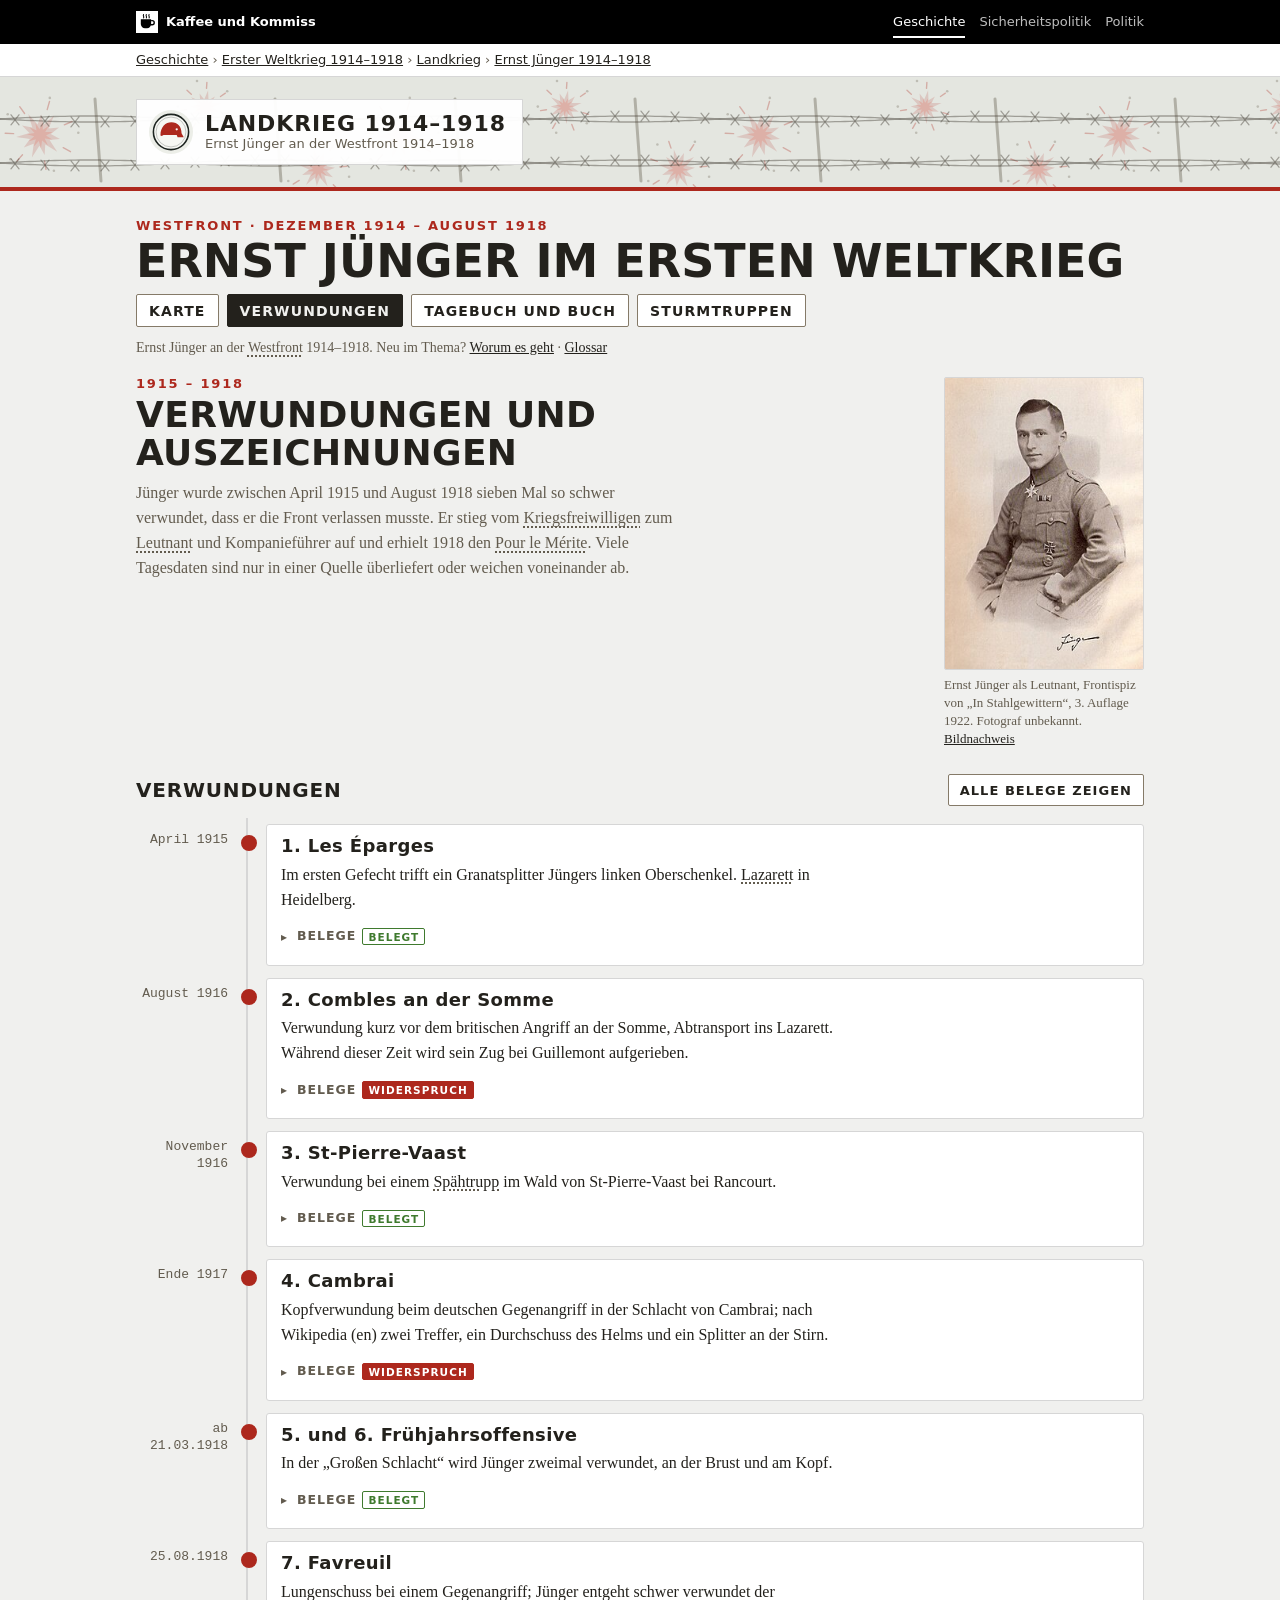
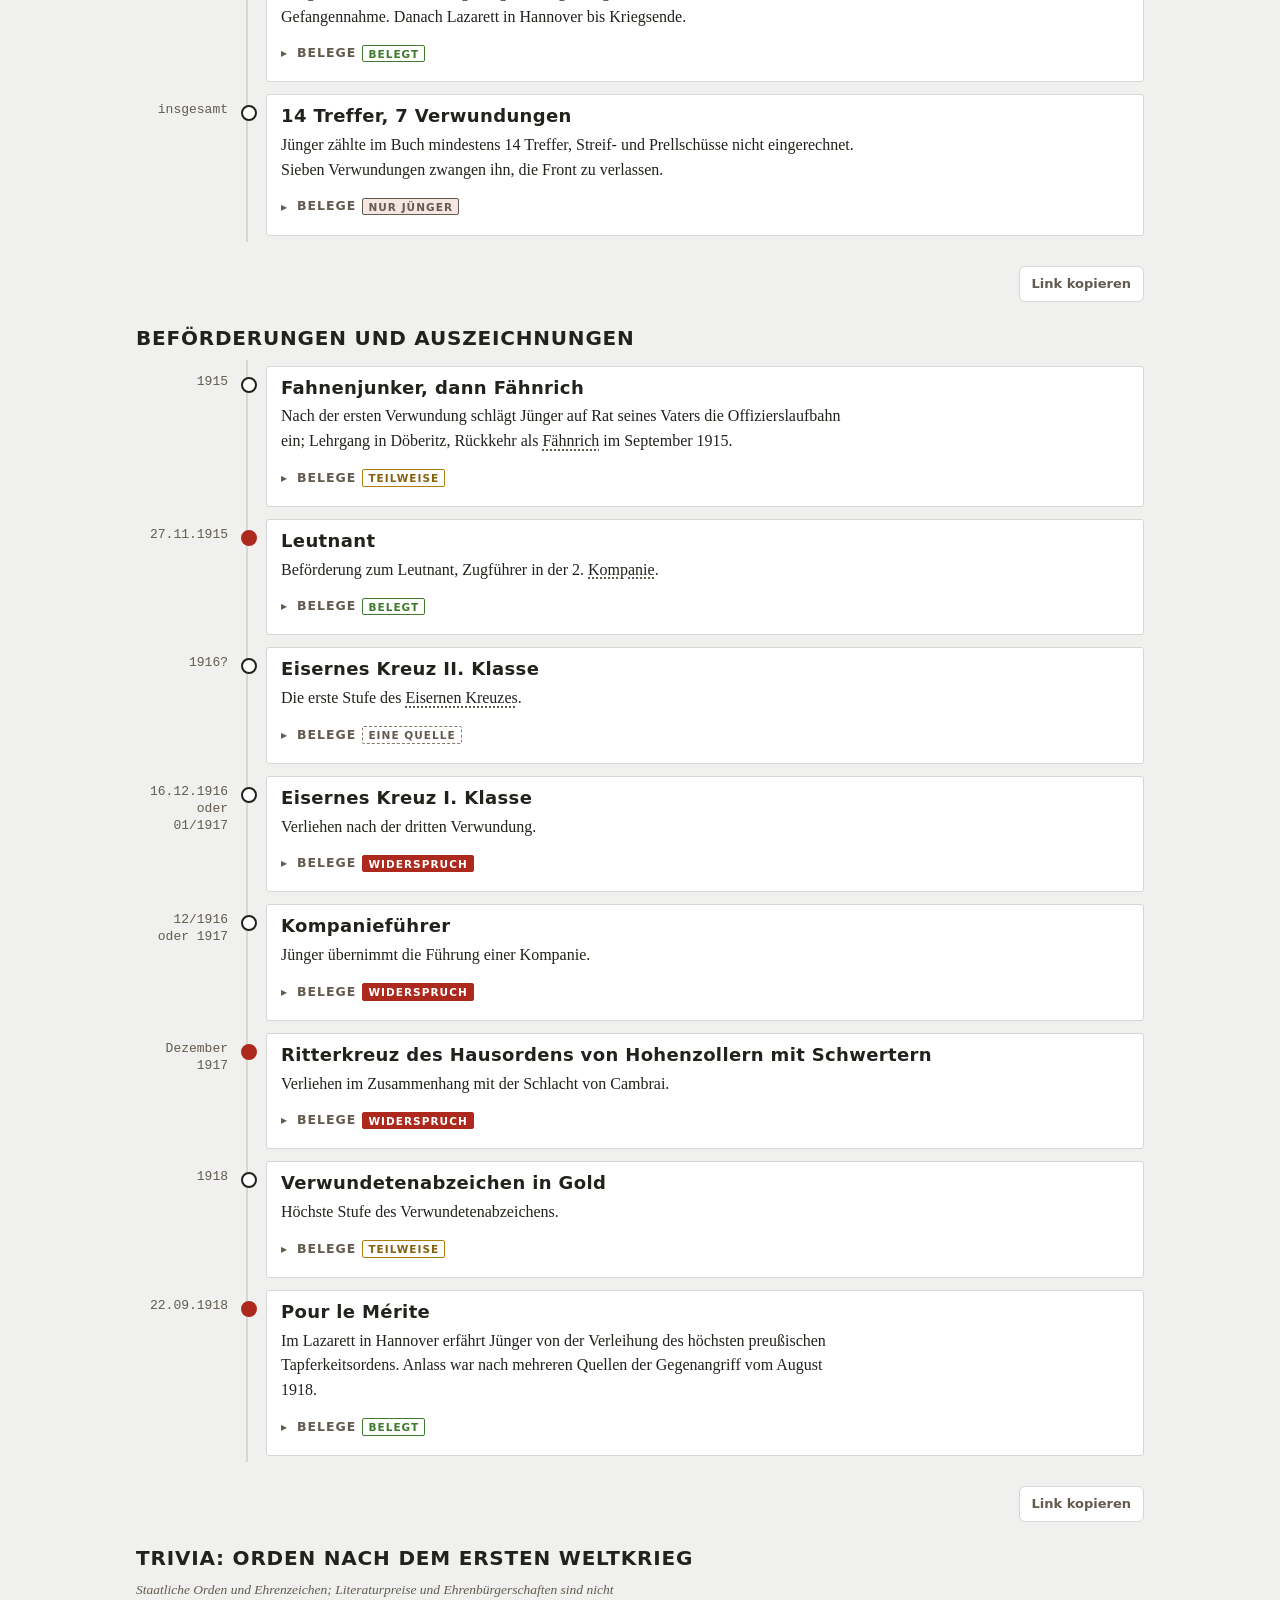
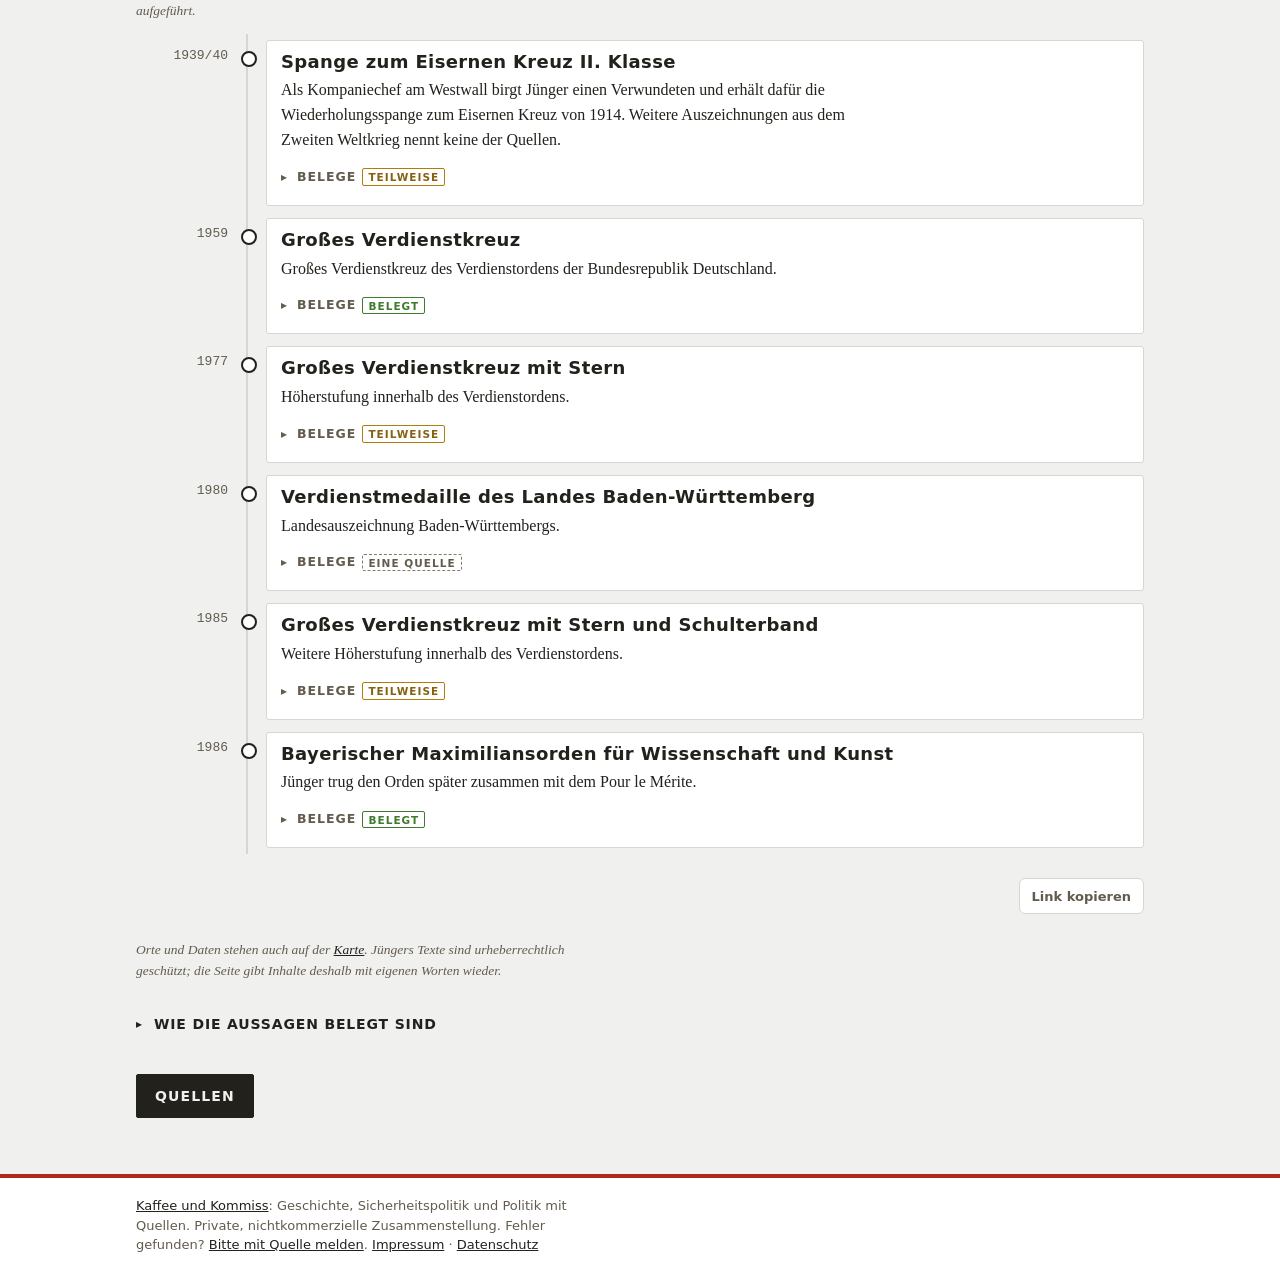
<file: verwundungen.html>
<!doctype html>
<html lang="de" class="kk-b-gesch">
<head>
<meta charset="utf-8">
<meta name="viewport" content="width=device-width, initial-scale=1, viewport-fit=cover">
<title>Jünger: Verwundungen</title>
<meta name="description" content="Ernst Jüngers sieben Verwundungen und seine Auszeichnungen 1914–1918, je Angabe mit Belegstatus und abweichenden Quellen.">
<link rel="canonical" href="https://kaffeeundkommiss.github.io/Stahlgewitter/verwundungen.html">
<meta property="og:type" content="website">
<meta property="og:locale" content="de_DE">
<meta property="og:site_name" content="Erster Weltkrieg">
<meta property="og:title" content="Jünger: Verwundungen">
<meta property="og:description" content="Ernst Jüngers sieben Verwundungen und seine Auszeichnungen 1914–1918, je Angabe mit Belegstatus und abweichenden Quellen.">
<meta property="og:url" content="https://kaffeeundkommiss.github.io/Stahlgewitter/verwundungen.html">
<!-- Vorschau für Linkvorschauen, erzeugt mit werkzeuge/vorschau.js -->
<meta property="og:image" content="https://kaffeeundkommiss.github.io/Stahlgewitter/vorschau/verwundungen.jpg?v=5b88d645">
<meta property="og:image:width" content="1200">
<meta property="og:image:height" content="630">
<meta property="og:image:alt" content="Jüngers Verwundungen und Auszeichnungen: Erster Weltkrieg">
<meta name="twitter:card" content="summary_large_image">
<meta name="twitter:image" content="https://kaffeeundkommiss.github.io/Stahlgewitter/vorschau/verwundungen.jpg?v=5b88d645">
<meta name="theme-color" content="#23211C" media="(prefers-color-scheme: light)">
<meta name="theme-color" content="#12110E" media="(prefers-color-scheme: dark)">
<meta name="apple-mobile-web-app-capable" content="yes">
<meta name="apple-mobile-web-app-title" content="Jünger 1914–18">
<link rel="icon" href="icons/favicon.svg" type="image/svg+xml">
<link rel="apple-touch-icon" sizes="180x180" href="icons/apple-touch-icon.png">
<link rel="manifest" href="manifest.webmanifest">
<link rel="stylesheet" href="site.css">
<link rel="stylesheet" href="https://kaffeeundkommiss.github.io/schriften/schriften.css">
<link rel="stylesheet" href="basis.css">
<style>
/* Layout: Kopf wie auf den anderen Seiten, darunter Zahlen, Zeitleiste, Deutungen, Quellen */
:root {
  --paper: #eceee8; --panel: #f6f7f3; --ink: #1d2420; --muted: #5d6861; --rule: #c3c9c1; --border: #6f7a72;
  --j2: #6b6f6c; --j4: #2a5d91; --j6: #3f7a2e; --j10: #b07d0a; --j11: #7a3d8f; --ally: #4f6d7a; --red: #ad281d; --red-soft: rgba(173,40,29,.12);
  --f-display: "Barlow Condensed", "Arial Narrow", system-ui, sans-serif;
  --f-body: "Source Serif 4", Georgia, "Times New Roman", serif;
  --f-mono: "IBM Plex Mono", ui-monospace, Menlo, Consolas, monospace;
  color-scheme: light; padding-top: env(safe-area-inset-top, 0px); padding-bottom: env(safe-area-inset-bottom, 0px);
}
@media (prefers-color-scheme: dark) { :root:not([data-theme="light"]) {
  --paper: #121614; --panel: #181d1a; --ink: #e2e6e1; --muted: #98a39b; --rule: #313a35; --border: #7d8a82;
  --j2: #a4aaa6; --j4: #6fa3e0; --j6: #7dbb5f; --j10: #e0b33c; --j11: #c08ad6; --ally: #8fb3c4; --red: #e4533f; --red-soft: rgba(228,83,63,.16);
  color-scheme: dark } }
:root[data-theme="dark"] {
  --paper: #121614; --panel: #181d1a; --ink: #e2e6e1; --muted: #98a39b; --rule: #313a35; --border: #7d8a82;
  --j2: #a4aaa6; --j4: #6fa3e0; --j6: #7dbb5f; --j10: #e0b33c; --j11: #c08ad6; --ally: #8fb3c4; --red: #e4533f; --red-soft: rgba(228,83,63,.16);
  color-scheme: dark }

* { box-sizing: border-box }
body { margin: 0; background: var(--paper); color: var(--ink); font: 400 16px/1.55 var(--f-body) }
[hidden] { display: none !important }
.wrap { max-width: 1040px; margin: 0 auto; padding-block: 28px 56px;
  padding-left: max(16px, env(safe-area-inset-left, 0px)); padding-right: max(16px, env(safe-area-inset-right, 0px));
  display: grid; grid-template-columns: minmax(0, 1fr); gap: 26px }
.wrap > * { min-width: 0 }
header { display: grid; gap: 10px }
.brand { display: flex; align-items: center; gap: 16px }
.brand-text { display: grid; gap: 6px; min-width: 0 }
.logo { width: 76px; height: 76px; flex: none }
.logo-ring { fill: var(--panel); stroke: var(--ink); stroke-width: 3 }
.logo-inner { fill: none; stroke: var(--ink); stroke-width: 1; opacity: .5 }
.logo-plane { fill: var(--red) }
.logo-text { fill: var(--ink); font: 700 12.5px var(--f-display); letter-spacing: .16em }
.eyebrow { font: 600 13px/1 var(--f-display); letter-spacing: .14em; text-transform: uppercase; color: var(--red) }
h1, .h1 { font: 700 clamp(28px, 5vw, 46px)/1 var(--f-display); margin: 0; text-transform: uppercase; text-wrap: balance }
.lede { margin: 0; max-width: 68ch; color: var(--muted) }
.evhead { display: grid; gap: 6px; margin-top: 8px }
.evhead .evtitle { font: 700 clamp(26px, 4vw, 36px)/1.05 var(--f-display); text-transform: uppercase; letter-spacing: .01em; margin: 0; text-wrap: balance }
nav.pages { display: flex; gap: 8px; flex-wrap: wrap }
nav.pages a { font: 600 14px/1 var(--f-display); letter-spacing: .08em; text-transform: uppercase; color: var(--ink); text-decoration: none;
  border: 1px solid var(--border); border-radius: 2px; padding: 9px 12px 8px; background: var(--panel) }
nav.pages a[aria-current="page"] { background: var(--ink); color: var(--paper); border-color: var(--ink) }
nav.pages a[aria-current="true"] { background: var(--ink); color: var(--paper); border-color: var(--ink) }
nav.sub { display: flex; gap: 20px; border-bottom: 1px solid var(--rule); overflow-x: auto; scrollbar-width: none; margin-top: -2px }
nav.sub::-webkit-scrollbar { display: none }
nav.sub a { font: 600 13px/1 var(--f-display); letter-spacing: .08em; text-transform: uppercase; color: var(--muted); text-decoration: none;
  white-space: nowrap; padding: 8px 0 9px; border-bottom: 3px solid transparent; margin-bottom: -1px }
nav.sub a:hover { color: var(--ink) }
nav.sub a[aria-current="page"] { color: var(--ink); border-bottom-color: var(--red) }
nav.sub a:focus-visible { outline: 2px solid var(--red); outline-offset: 2px }
nav.pages a:focus-visible, button:focus-visible, summary:focus-visible { outline: 2px solid var(--red); outline-offset: 2px }
@media (max-width: 560px) { .logo { width: 56px; height: 56px } .brand { gap: 12px } }

h2 { font: 700 20px/1 var(--f-display); text-transform: uppercase; letter-spacing: .04em; margin: 0 }
.sect { display: grid; gap: 12px }
.hint { font-size: 14px; color: var(--muted); margin: 0 }


/* Zeitleiste */
.status { display: flex; flex-wrap: wrap; gap: 8px 16px; font-size: 14px; color: var(--muted); margin: 0; padding: 0; list-style: none }
.status li { display: inline-flex; align-items: center; gap: 7px }
.b { display: inline-block; font: 600 11.5px/1 var(--f-display); letter-spacing: .1em; text-transform: uppercase; padding: 4px 7px 3px; border-radius: 2px; border: 1px solid; white-space: nowrap }
.b.ok { color: var(--j6); border-color: var(--j6) }
.b.part { color: color-mix(in srgb, var(--j10) 70%, var(--ink)); border-color: var(--j10) }
.b.one { color: var(--muted); border-color: var(--border); border-style: dashed }
.b.wid { color: var(--panel); background: var(--red); border-color: var(--red) }
.day { margin: 6px 0 0; font: 600 14px/1 var(--f-display); letter-spacing: .12em; text-transform: uppercase; color: var(--muted) }
ol.tl { list-style: none; margin: 0; padding: 0; display: grid; gap: 0 }
ol.tl > li { display: grid; grid-template-columns: 92px 14px minmax(0, 1fr); gap: 0 12px }
.t { font: 500 13px/1.3 var(--f-mono); color: var(--muted); padding-top: 14px; text-align: right }
.rail { position: relative }
.rail::before { content: ""; position: absolute; left: 6px; top: 0; bottom: 0; width: 2px; background: var(--rule) }
.rail::after { content: ""; position: absolute; left: 1px; top: 17px; width: 12px; height: 12px; border-radius: 50%; background: var(--panel); border: 2px solid var(--ink) }
ol.tl > li.key .rail::after { background: var(--red); border-color: var(--red) }
.card { background: var(--panel); border: 1px solid var(--rule); border-radius: 3px; padding: 11px 14px 12px; margin: 6px 0; display: grid; gap: 6px }
.card h3 { font: 600 18px/1.15 var(--f-display); margin: 0; letter-spacing: .02em }
.card p { margin: 0 }
.meta { display: flex; flex-wrap: wrap; align-items: center; gap: 6px 10px; font-size: 13.5px; color: var(--muted) }
.meta a, .src a { color: var(--ink); font-family: var(--f-mono); font-size: 12.5px }
.why { font-size: 14px; color: var(--muted); font-style: italic }
@media (max-width: 560px) {
  ol.tl > li { grid-template-columns: 14px minmax(0, 1fr); gap: 0 10px }
  .t { grid-column: 2; text-align: left; padding-top: 10px }
  .rail { grid-row: 1 / span 2; grid-column: 1 }
  .card { grid-column: 2 }
}

/* Thesen */
.theses { display: grid; grid-template-columns: repeat(auto-fill, minmax(260px, 1fr)); gap: 10px }
.th { background: var(--panel); border: 1px solid var(--rule); border-top: 3px solid var(--border); border-radius: 3px; padding: 12px 14px; display: grid; gap: 8px; align-content: start }
.th.lead { border-top-color: var(--red) }
.th h3 { font: 600 18px/1.15 var(--f-display); margin: 0 }
.th .who2 { font-size: 13.5px; color: var(--muted); margin: 0 }
.th dl { margin: 0; display: grid; gap: 6px; font-size: 14.5px }
.th dt { font: 600 12px/1 var(--f-display); letter-spacing: .12em; text-transform: uppercase; color: var(--muted) }
.th dd { margin: 0 }

/* Widersprüche, Quellen */
.tbl { width: 100%; border-collapse: collapse; font-size: 14.5px }
.tbl th, .tbl td { text-align: left; vertical-align: top; padding: 8px 10px; border-bottom: 1px solid var(--rule) }
.tbl th { font: 600 12.5px/1.2 var(--f-display); letter-spacing: .1em; text-transform: uppercase; color: var(--muted) }
.tblwrap { overflow-x: auto; -webkit-overflow-scrolling: touch }
ol.srcs { margin: 0; padding: 0; list-style: none; display: grid; gap: 8px; font-size: 14.5px }
ol.srcs li { display: grid; grid-template-columns: 40px minmax(0, 1fr); gap: 10px }
ol.srcs .id { font: 500 13px/1.5 var(--f-mono); color: var(--red) }
ol.srcs .dep { color: var(--muted); font-size: 13.5px }
ol.srcs a { color: var(--ink); overflow-wrap: anywhere }
ol.srcs li:target { background: var(--red-soft); outline: 6px solid var(--red-soft) }
.note { font-size: 13.5px; color: var(--muted); font-style: italic; margin: 0 }
.hint a, .note a, .why a, .th dd a, .meta span a { color: var(--ink) }

/* Zahlen */
.stats { display: grid; grid-template-columns: repeat(auto-fill, minmax(220px, 1fr)); gap: 10px }
.stat { background: var(--panel); border: 1px solid var(--rule); border-left: 4px solid var(--ally); border-radius: 3px; padding: 12px 14px; display: grid; gap: 6px; align-content: start }
.stat.red { border-left-color: var(--red) }
.stat .num { font: 700 40px/1 var(--f-display); letter-spacing: .01em }
.stat .lbl { font-size: 14.5px; line-height: 1.35 }
.stat .why { font-size: 13.5px }
.b.self { color: var(--muted); border-color: var(--muted); background: var(--red-soft) }
.tbl td.d { white-space: nowrap; font-family: var(--f-mono); font-size: 13px }
</style>
<link rel="stylesheet" href="bereich.css">
</head>
<body>
<div class="kk-leiste"><div class="kk-in">
  <a class="kk-haus" href="https://kaffeeundkommiss.github.io/"><img src="kk-tasse.svg" alt="" width="22" height="22"><span>Kaffee und Kommiss</span></a>
  <nav class="kk-bereiche" aria-label="Bereiche"><a href="https://kaffeeundkommiss.github.io/geschichte/" aria-current="true">Geschichte</a><a href="https://kaffeeundkommiss.github.io/sicherheitspolitik/"><span class="kk-lang">Sicherheitspolitik</span><span class="kk-kurz">Sicherheit</span></a><a href="https://kaffeeundkommiss.github.io/politik/">Politik</a></nav>
</div></div>
<nav class="kk-pfad" aria-label="Pfad"><div class="kk-in"><a href="https://kaffeeundkommiss.github.io/geschichte/">Geschichte</a> › <a href="https://kaffeeundkommiss.github.io/geschichte/erster-weltkrieg/">Erster Weltkrieg 1914–1918</a> › <a href="https://kaffeeundkommiss.github.io/geschichte/erster-weltkrieg/landkrieg/">Landkrieg</a> › <a href="./">Ernst Jünger 1914–1918</a></div></nav>
<div class="kk-kopf"><div class="kk-in">
  <a class="kk-schild" href="https://kaffeeundkommiss.github.io/geschichte/erster-weltkrieg/landkrieg/"><img src="icons/favicon.svg" alt="" width="44" height="44"><span><span class="kk-name" style="display:block">Landkrieg 1914–1918</span><span class="kk-unter" style="display:block">Ernst Jünger an der Westfront 1914–1918</span></span></a>
</div></div>
<main class="wrap" id="inhalt">
  <header>
    <div class="brand">
      <div class="brand-text">
        <div class="eyebrow">Westfront · Dezember 1914 – August 1918</div>
        <p class="h1">Ernst Jünger im Ersten Weltkrieg</p>
      </div>
    </div>
    <nav class="pages" aria-label="Seiten">
      <a href="index.html">Karte</a>
      <a href="verwundungen.html" aria-current="page">Verwundungen</a>
      <a href="fassungen.html">Tagebuch und Buch</a>
      <a href="sturmtruppen.html">Sturmtruppen</a>
    </nav>
    <div class="evintro">
      <div class="evtext">
      <div class="evhead">
        <div class="eyebrow">1915 – 1918</div>
        <h1 class="evtitle">Verwundungen und Auszeichnungen</h1>
      </div>
      <p class="lede">Jünger wurde zwischen April 1915 und August 1918 sieben Mal so schwer verwundet, dass er die Front verlassen musste. Er stieg vom Kriegsfreiwilligen zum Leutnant und Kompanieführer auf und erhielt 1918 den Pour le Mérite. Viele Tagesdaten sind nur in einer Quelle überliefert oder weichen voneinander ab.</p>
      </div>
      <figure class="evfoto">
        <img src="bilder/juenger-1922.jpg" width="250" height="367" alt="Porträt Ernst Jüngers in Uniform mit Pour le Mérite am Kragen und Eisernem Kreuz auf der Brust, darunter seine Unterschrift" decoding="async">
        <figcaption>Ernst Jünger als Leutnant, Frontispiz von „In Stahlgewittern“, 3. Auflage 1922. Fotograf unbekannt. <a href="quellen-verwundungen.html#f1">Bildnachweis</a></figcaption>
      </figure>
    </div>
  </header>
  <section class="sect" aria-labelledby="tlH">
    <h2 id="tlH">Verwundungen</h2>
    <ol class="tl">
      <li class="key">
        <div class="t">April 1915</div><div class="rail"></div>
        <div class="card">
          <h3>1. Les Éparges</h3>
          <p>Im ersten Gefecht trifft ein Granatsplitter Jüngers linken Oberschenkel. Lazarett in Heidelberg.</p>
          <div class="meta"><span class="b ok">belegt</span><a href="quellen-verwundungen.html#q-horizon">V1</a><a href="quellen-verwundungen.html#q-king">V2</a><a href="quellen-verwundungen.html#q-wde">V3</a><a href="quellen-verwundungen.html#q-wen">V4</a></div>
          <p class="why">Ort und Monat übereinstimmend. Den 25.04.1915 nennt nur horizon14-18.eu. Der Wikipedia-Artikel „In Stahlgewittern“ verlegt die Verwundung in die Champagne. Art der Wunde nur nach Jüngers Buch (über Wikipedia en).</p>
        </div>
      </li>
      <li class="key">
        <div class="t">August 1916</div><div class="rail"></div>
        <div class="card">
          <h3>2. Combles an der Somme</h3>
          <p>Verwundung kurz vor dem britischen Angriff an der Somme, Abtransport ins Lazarett. Während dieser Zeit wird sein Zug bei Guillemont aufgerieben.</p>
          <div class="meta"><span class="b wid">Widerspruch</span><a href="quellen-verwundungen.html#q-wde">V3</a><a href="quellen-verwundungen.html#q-wen">V4</a><a href="quellen-verwundungen.html#q-horizon">V1</a><a href="quellen-verwundungen.html#q-king">V2</a></div>
          <p class="why">Combles nennen Wikipedia (de) und Wikipedia (en), Roads to the Great War nennt Guillemont, horizon14-18.eu nur den Monat. Ein Tagesdatum nennt keine Quelle.</p>
        </div>
      </li>
      <li class="key">
        <div class="t">November 1916</div><div class="rail"></div>
        <div class="card">
          <h3>3. St-Pierre-Vaast</h3>
          <p>Verwundung bei einem Spähtrupp im Wald von St-Pierre-Vaast bei Rancourt.</p>
          <div class="meta"><span class="b ok">belegt</span><a href="quellen-verwundungen.html#q-wde">V3</a><a href="quellen-verwundungen.html#q-wen">V4</a><a href="quellen-verwundungen.html#q-horizon">V1</a><a href="quellen-verwundungen.html#q-king">V2</a></div>
          <p class="why">Den 12.11.1916 nennt nur horizon14-18.eu. Wikipedia (en) nennt einen Scharfschützen bei Rancourt.</p>
        </div>
      </li>
      <li class="key">
        <div class="t">Ende 1917</div><div class="rail"></div>
        <div class="card">
          <h3>4. Cambrai</h3>
          <p>Kopfverwundung beim deutschen Gegenangriff in der Schlacht von Cambrai; nach Wikipedia (en) zwei Treffer, ein Durchschuss des Helms und ein Splitter an der Stirn.</p>
          <div class="meta"><span class="b wid">Widerspruch</span><a href="quellen-verwundungen.html#q-king">V2</a><a href="quellen-verwundungen.html#q-horizon">V1</a><a href="quellen-verwundungen.html#q-wen">V4</a></div>
          <p class="why">Zeitpunkt strittig: Ende November (Roads to the Great War, Wikipedia en) oder 09.12.1917 (horizon14-18.eu).</p>
        </div>
      </li>
      <li class="key">
        <div class="t">ab 21.03.1918</div><div class="rail"></div>
        <div class="card">
          <h3>5. und 6. Frühjahrsoffensive</h3>
          <p>In der „Großen Schlacht“ wird Jünger zweimal verwundet, an der Brust und am Kopf.</p>
          <div class="meta"><span class="b ok">belegt</span><a href="quellen-verwundungen.html#q-horizon">V1</a><a href="quellen-verwundungen.html#q-wen">V4</a><a href="quellen-verwundungen.html#q-king">V2</a></div>
          <p class="why">Zwei Verwundungen übereinstimmend. Ort (bei Écoust) nur Roads to the Great War, Art der Wunden nur Wikipedia (en) nach dem Buch.</p>
        </div>
      </li>
      <li class="key">
        <div class="t">25.08.1918</div><div class="rail"></div>
        <div class="card">
          <h3>7. Favreuil</h3>
          <p>Lungenschuss bei einem Gegenangriff; Jünger entgeht schwer verwundet der Gefangennahme. Danach Lazarett in Hannover bis Kriegsende.</p>
          <div class="meta"><span class="b ok">belegt</span><a href="quellen-verwundungen.html#q-wen">V4</a><a href="quellen-verwundungen.html#q-horizon">V1</a><a href="quellen-verwundungen.html#q-wde">V3</a><a href="quellen-verwundungen.html#q-hnet">V5</a></div>
          <p class="why">Datum: Wikipedia (en) und horizon14-18.eu. Favreuil nennt nur Wikipedia (en) nach dem Buch; die übrigen Quellen sprechen von „bei“ oder „vor Cambrai“. Favreuil liegt bei Bapaume, gut 25 km westlich von Cambrai.</p>
        </div>
      </li>
      <li>
        <div class="t">insgesamt</div><div class="rail"></div>
        <div class="card">
          <h3>14 Treffer, 7 Verwundungen</h3>
          <p>Jünger zählte im Buch mindestens 14 Treffer, Streif- und Prellschüsse nicht eingerechnet. Sieben Verwundungen zwangen ihn, die Front zu verlassen.</p>
          <div class="meta"><span class="b self">nur Jünger</span><a href="quellen-verwundungen.html#q-wen">V4</a><a href="quellen-verwundungen.html#q-hnet">V5</a><a href="quellen-verwundungen.html#q-scheller">V6</a></div>
          <p class="why">Die Zählung stammt von Jünger selbst; die Quellen geben sie nur wieder. Wolf Scheller schreibt verkürzt „vierzehnmal verwundet“. Amtliche Verlustlisten wurden nicht eingesehen.</p>
        </div>
      </li>
    </ol>
  </section>
  <section class="sect" aria-labelledby="aH">
    <h2 id="aH">Beförderungen und Auszeichnungen</h2>
    <ol class="tl">
      <li>
        <div class="t">1915</div><div class="rail"></div>
        <div class="card">
          <h3>Fahnenjunker, dann Fähnrich</h3>
          <p>Nach der ersten Verwundung schlägt Jünger auf Rat seines Vaters die Offizierslaufbahn ein; Lehrgang in Döberitz, Rückkehr als Fähnrich im September 1915.</p>
          <div class="meta"><span class="b part">teilweise</span><a href="quellen-verwundungen.html#q-wde">V3</a><a href="quellen-verwundungen.html#q-horizon">V1</a><a href="quellen-verwundungen.html#q-king">V2</a><a href="quellen-verwundungen.html#q-gut">V7</a></div>
          <p class="why">Ein genaues Datum nennt keine Quelle.</p>
        </div>
      </li>
      <li class="key">
        <div class="t">27.11.1915</div><div class="rail"></div>
        <div class="card">
          <h3>Leutnant</h3>
          <p>Beförderung zum Leutnant, Zugführer in der 2. Kompanie.</p>
          <div class="meta"><span class="b ok">belegt</span><a href="quellen-verwundungen.html#q-wde">V3</a><a href="quellen-verwundungen.html#q-horizon">V1</a><a href="quellen-verwundungen.html#q-king">V2</a><a href="quellen-verwundungen.html#q-wen">V4</a></div>
          <p class="why">Das Tagesdatum nennen Wikipedia (de) und horizon14-18.eu; die anderen Quellen Ende November bzw. November 1915.</p>
        </div>
      </li>
      <li>
        <div class="t">1916?</div><div class="rail"></div>
        <div class="card">
          <h3>Eisernes Kreuz II. Klasse</h3>
          <p>Die erste Stufe des Eisernen Kreuzes.</p>
          <div class="meta"><span class="b one">eine Quelle</span><a href="quellen-verwundungen.html#q-wde">V3</a><a href="quellen-verwundungen.html#q-hnet">V5</a></div>
          <p class="why">Nur die Ordensliste in Wikipedia (de) nennt ein Jahr (1916, zusammen mit der I. Klasse); HistoryNet nennt die Auszeichnung ohne Datum.</p>
        </div>
      </li>
      <li>
        <div class="t">16.12.1916 oder 01/1917</div><div class="rail"></div>
        <div class="card">
          <h3>Eisernes Kreuz I. Klasse</h3>
          <p>Verliehen nach der dritten Verwundung.</p>
          <div class="meta"><span class="b wid">Widerspruch</span><a href="quellen-verwundungen.html#q-horizon">V1</a><a href="quellen-verwundungen.html#q-wde">V3</a><a href="quellen-verwundungen.html#q-wen">V4</a></div>
          <p class="why">horizon14-18.eu: 16.12.1916; Wikipedia (de): „wenig später“ nach November 1916, Ordensliste 1916; Wikipedia (en): Januar 1917.</p>
        </div>
      </li>
      <li>
        <div class="t">12/1916 oder 1917</div><div class="rail"></div>
        <div class="card">
          <h3>Kompanieführer</h3>
          <p>Jünger übernimmt die Führung einer Kompanie.</p>
          <div class="meta"><span class="b wid">Widerspruch</span><a href="quellen-verwundungen.html#q-horizon">V1</a><a href="quellen-verwundungen.html#q-wde">V3</a></div>
          <p class="why">horizon14-18.eu: ab 18.12.1916 die 2. Kompanie; Wikipedia (de): im Frühjahr 1917 die 7. Kompanie.</p>
        </div>
      </li>
      <li class="key">
        <div class="t">Dezember 1917</div><div class="rail"></div>
        <div class="card">
          <h3>Ritterkreuz des Hausordens von Hohenzollern mit Schwertern</h3>
          <p>Verliehen im Zusammenhang mit der Schlacht von Cambrai.</p>
          <div class="meta"><span class="b wid">Widerspruch</span><a href="quellen-verwundungen.html#q-wde">V3</a><a href="quellen-verwundungen.html#q-horizon">V1</a><a href="quellen-verwundungen.html#q-king">V2</a><a href="quellen-verwundungen.html#q-wen">V4</a></div>
          <p class="why">Wikipedia (de): 04.12.1917; horizon14-18.eu und Roads to the Great War nennen die Verleihung erst nach der Verwundung bei Cambrai, die horizon14-18.eu auf den 09.12.1917 datiert.</p>
        </div>
      </li>
      <li>
        <div class="t">1918</div><div class="rail"></div>
        <div class="card">
          <h3>Verwundetenabzeichen in Gold</h3>
          <p>Höchste Stufe des Verwundetenabzeichens.</p>
          <div class="meta"><span class="b part">teilweise</span><a href="quellen-verwundungen.html#q-wde">V3</a><a href="quellen-verwundungen.html#q-hnet">V5</a></div>
          <p class="why">Das Jahr nennt nur die Ordensliste in Wikipedia (de).</p>
        </div>
      </li>
      <li class="key">
        <div class="t">22.09.1918</div><div class="rail"></div>
        <div class="card">
          <h3>Pour le Mérite</h3>
          <p>Im Lazarett in Hannover erfährt Jünger von der Verleihung des höchsten preußischen Tapferkeitsordens. Anlass war nach mehreren Quellen der Gegenangriff vom August 1918.</p>
          <div class="meta"><span class="b ok">belegt</span><a href="quellen-verwundungen.html#q-wde">V3</a><a href="quellen-verwundungen.html#q-horizon">V1</a><a href="quellen-verwundungen.html#q-wen">V4</a><a href="quellen-verwundungen.html#q-hnet">V5</a><a href="quellen-verwundungen.html#q-king">V2</a></div>
          <p class="why">HistoryNet nennt den 18.09.1918 als Datum der vom Kaiser unterzeichneten Urkunde; ob Verleihung und Benachrichtigung auseinanderfallen, ist nicht geklärt.</p>
        </div>
      </li>
    </ol>
  </section>
  <section class="sect" aria-labelledby="trH">
    <h2 id="trH">Trivia: Orden nach dem Ersten Weltkrieg</h2>
    <p class="note">Staatliche Orden und Ehrenzeichen; Literaturpreise und Ehrenbürgerschaften sind nicht aufgeführt.</p>
    <ol class="tl">
      <li>
        <div class="t">1939/40</div><div class="rail"></div>
        <div class="card">
          <h3>Spange zum Eisernen Kreuz II. Klasse</h3>
          <p>Als Kompaniechef am Westwall birgt Jünger einen Verwundeten und erhält dafür die Wiederholungsspange zum Eisernen Kreuz von 1914. Weitere Auszeichnungen aus dem Zweiten Weltkrieg nennt keine der Quellen.</p>
          <div class="meta"><span class="b part">teilweise</span><a href="quellen-verwundungen.html#q-wde">V3</a><a href="quellen-verwundungen.html#q-wenj">V10</a></div>
          <p class="why">Beide Angaben stammen aus Wikipedia (deutsch und englisch). Die Ordensliste nennt 1939; der Text verortet den Einsatz am Westwall zwischen November 1939 und Ende April 1940. Die NDB-Liste führt die Spange nicht auf.</p>
        </div>
      </li>
      <li>
        <div class="t">1959</div><div class="rail"></div>
        <div class="card">
          <h3>Großes Verdienstkreuz</h3>
          <p>Großes Verdienstkreuz des Verdienstordens der Bundesrepublik Deutschland.</p>
          <div class="meta"><span class="b ok">belegt</span><a href="quellen-verwundungen.html#q-ndb">V8</a><a href="quellen-verwundungen.html#q-lemo">V9</a><a href="quellen-verwundungen.html#q-wde">V3</a></div>
          <p class="why">Jahr in allen drei Quellen übereinstimmend.</p>
        </div>
      </li>
      <li>
        <div class="t">1977</div><div class="rail"></div>
        <div class="card">
          <h3>Großes Verdienstkreuz mit Stern</h3>
          <p>Höherstufung innerhalb des Verdienstordens.</p>
          <div class="meta"><span class="b part">teilweise</span><a href="quellen-verwundungen.html#q-ndb">V8</a><a href="quellen-verwundungen.html#q-wde">V3</a></div>
          <p class="why">NDB und Wikipedia (de) nennen 1977; Wikipedia nennt den Stern nur in der Einleitung, ohne eigenen Einzelnachweis.</p>
        </div>
      </li>
      <li>
        <div class="t">1980</div><div class="rail"></div>
        <div class="card">
          <h3>Verdienstmedaille des Landes Baden-Württemberg</h3>
          <p>Landesauszeichnung Baden-Württembergs.</p>
          <div class="meta"><span class="b one">eine Quelle</span><a href="quellen-verwundungen.html#q-ndb">V8</a></div>
          <p class="why">Nur in der Auszeichnungsliste der NDB gefunden.</p>
        </div>
      </li>
      <li>
        <div class="t">1985</div><div class="rail"></div>
        <div class="card">
          <h3>Großes Verdienstkreuz mit Stern und Schulterband</h3>
          <p>Weitere Höherstufung innerhalb des Verdienstordens.</p>
          <div class="meta"><span class="b part">teilweise</span><a href="quellen-verwundungen.html#q-ndb">V8</a><a href="quellen-verwundungen.html#q-wde">V3</a></div>
          <p class="why">Jahr in NDB und Wikipedia (de) übereinstimmend.</p>
        </div>
      </li>
      <li>
        <div class="t">1986</div><div class="rail"></div>
        <div class="card">
          <h3>Bayerischer Maximiliansorden für Wissenschaft und Kunst</h3>
          <p>Jünger trug den Orden später zusammen mit dem Pour le Mérite.</p>
          <div class="meta"><span class="b ok">belegt</span><a href="quellen-verwundungen.html#q-ndb">V8</a><a href="quellen-verwundungen.html#q-wenj">V10</a></div>
          <p class="why">Jahr in NDB und Wikipedia (en) übereinstimmend. Dass er beide Orden zusammen trug, belegt nur eine Bildunterschrift in Wikipedia (en).</p>
        </div>
      </li>
    </ol>
  </section>
  <p class="note">Orte und Daten stehen auch auf der <a href="index.html">Karte</a>. Jüngers Texte sind urheberrechtlich geschützt; die Seite gibt Inhalte deshalb mit eigenen Worten wieder.</p>
  <section class="sect" aria-labelledby="stH">
    <h2 id="stH">Belegstatus</h2>
    <ul class="status">
      <li><span class="b ok">belegt</span>zwei Darstellungen, die nicht voneinander abschreiben</li>
      <li><span class="b part">teilweise</span>zwei Quellen, aber voneinander abhängig oder nur in Teilen übereinstimmend</li>
      <li><span class="b one">eine Quelle</span>nicht ausreichend belegt</li>
      <li><span class="b wid">Widerspruch</span>Quellen widersprechen sich</li>
      <li><span class="b self">nur Jünger</span>nur Jüngers eigene Darstellung</li>
    </ul>
    <p class="note">Fast alle Darstellungen gehen letztlich auf Jüngers eigene Aufzeichnungen zurück. „Belegt“ heißt hier: Zwei Darstellungen stimmen überein; amtliche Akten wurden nicht eingesehen.</p>
  </section>
  <p class="qnav"><a class="qbtn" href="quellen-verwundungen.html">Quellen</a></p>
</main>
<script src="site.js" defer></script>
<footer class="kk-fuss"><div class="kk-in">
  <p><a href="https://kaffeeundkommiss.github.io/">Kaffee und Kommiss</a>: Geschichte, Sicherheitspolitik und Politik mit Quellen. Private, nichtkommerzielle Zusammenstellung. Fehler gefunden? <a href="https://kaffeeundkommiss.github.io/kontakt/">Bitte mit Quelle melden</a>. <a href="https://kaffeeundkommiss.github.io/kontakt/#impressum">Impressum</a> · <a href="https://kaffeeundkommiss.github.io/kontakt/#datenschutz">Datenschutz</a></p>
</div></footer>
<script src="link-teilen.js?v=1" defer></script>
</body>
</html>
</file>
<file: site.css>
/* Gemeinsame Bausteine aller Seiten: Begriffserklärungen, Kontextzeile, einklappbare Belege.
   Nutzt die Farb- und Schrift-Variablen der jeweiligen Seite (--ink, --muted, --panel, --rule, --border, --red, --f-*). */

/* Antippbare Begriffe */
button.gl { all: unset; cursor: help; color: inherit; font: inherit; text-decoration: underline dotted; text-decoration-thickness: 1.5px;
  text-underline-offset: 3px; text-decoration-color: var(--muted); border-radius: 2px }
button.gl:hover { text-decoration-color: var(--red) }
button.gl:focus-visible { outline: 2px solid var(--red); outline-offset: 2px }
button.gl[aria-expanded="true"] { background: var(--red-soft, rgba(173,40,29,.14)) }
.glpop { position: absolute; z-index: 50; max-width: min(340px, calc(100vw - 32px)); background: var(--panel); color: var(--ink);
  border: 1px solid var(--border); border-left: 4px solid var(--red); border-radius: 3px; padding: 10px 12px 10px;
  box-shadow: 0 6px 22px rgba(0,0,0,.18); font: 400 15px/1.45 var(--f-body); display: grid; gap: 6px }
.glpop b { font: 700 16px/1.15 var(--f-display); letter-spacing: .03em; text-transform: uppercase }
.glpop p { margin: 0 }
.glpop .glmore { font-size: 13.5px; color: var(--muted) } .glpop .glmore a { color: var(--ink) }
.glpop .glx { all: unset; position: absolute; right: 6px; top: 4px; width: 28px; height: 28px; text-align: center; line-height: 28px; cursor: pointer; color: var(--muted); font-size: 18px }
.glpop .glx:focus-visible { outline: 2px solid var(--red) }

/* Kontextzeile unter der Navigation (Seiten ohne Einführungskasten) */
.ctx { margin: 0; font-size: 14px; color: var(--muted) }
.ctx a { color: var(--ink) }

/* Einklappbare Belege in Ablaufkarten und Zahlenkästen */
details.belege { margin-top: 2px }
details.belege > summary { list-style: none; cursor: pointer; display: flex; flex-wrap: wrap; align-items: center; gap: 6px; min-height: 32px;
  font: 600 12.5px/1 var(--f-display); letter-spacing: .08em; text-transform: uppercase; color: var(--muted) }
details.belege > summary::-webkit-details-marker { display: none }
details.belege > summary::before { content: "▸"; font-size: 12px; width: 10px; transition: transform .15s }
details.belege[open] > summary::before { transform: rotate(90deg) }
details.belege > summary .b { font-size: 10.5px; padding: 3px 5px 2px }
details.belege > summary:hover { color: var(--ink) }
details.belege > summary:focus-visible { outline: 2px solid var(--red); outline-offset: 2px }
details.belege > .belin { display: grid; gap: 6px; padding: 6px 0 2px 16px; border-left: 2px solid var(--rule); margin-top: 4px }
.beltoggle { all: unset; cursor: pointer; justify-self: start; font: 600 13px/1 var(--f-display); letter-spacing: .08em; text-transform: uppercase;
  border: 1px solid var(--border); border-radius: 2px; padding: 9px 11px 8px; background: var(--panel); color: var(--ink) }
.beltoggle:focus-visible { outline: 2px solid var(--red); outline-offset: 2px }
.belhead { display: flex; flex-wrap: wrap; align-items: center; justify-content: space-between; gap: 10px }

/* Legende des Belegstatus als aufklappbare Zeile */
details.statuslegend > summary { list-style: none; cursor: pointer; font: 600 14px/1.2 var(--f-display); letter-spacing: .06em; text-transform: uppercase; color: var(--ink); min-height: 32px; display: flex; align-items: center; gap: 8px }
details.statuslegend > summary::-webkit-details-marker { display: none }
details.statuslegend > summary::before { content: "▸"; font-size: 12px; width: 10px; transition: transform .15s }
details.statuslegend[open] > summary::before { transform: rotate(90deg) }
details.statuslegend > summary:focus-visible { outline: 2px solid var(--red); outline-offset: 2px }
details.statuslegend[open] > summary { margin-bottom: 10px }
details.statuslegend > *:not(summary) + * { margin-top: 10px }

/* Schaltfläche „Quellen“ am Seitenende und Rückweg auf den Quellenseiten */
.qnav { margin: 8px 0 0 }
a.qbtn { display: inline-flex; align-items: center; min-height: 44px; box-sizing: border-box; padding: 0 18px;
  font: 600 14px/1 var(--f-display); letter-spacing: .08em; text-transform: uppercase; text-decoration: none;
  color: var(--paper, #fff); background: var(--ink); border: 1px solid var(--ink); border-radius: 2px }
a.qbtn:hover { background: var(--red); border-color: var(--red) }
a.qbtn:focus-visible { outline: 2px solid var(--red); outline-offset: 2px }
/* Quellenseiten: aktueller Bereich in der Navigation */
nav.pages a[aria-current="true"] { background: var(--ink); color: var(--paper); border-color: var(--ink) }
nav.sub a[aria-current="true"] { color: var(--ink); border-bottom-color: var(--red) }
header .lede a { color: var(--ink) }

/* Ereignisseiten: Porträtfoto rechts neben Überschrift und Einleitung, auf schmalen Bildschirmen darunter */
.evintro { display: grid; grid-template-columns: minmax(0, 1fr) 200px; gap: 10px 28px; align-items: start }
.evintro > .evtext { display: grid; gap: 10px; min-width: 0 }
figure.evfoto { margin: 8px 0 0; display: grid; gap: 6px }
figure.evfoto img { display: block; width: 100%; height: auto; border: 1px solid var(--rule); border-radius: 2px; background: var(--panel) }
figure.evfoto figcaption { font-size: 13px; line-height: 1.4; color: var(--muted) }
figure.evfoto figcaption a { color: var(--ink) }
@media (max-width: 720px) {
  .evintro { grid-template-columns: minmax(0, 1fr) }
  figure.evfoto { margin-top: 4px; max-width: 180px }
}

/* Kopfband der Jünger-Seite: Stacheldraht und Explosionen statt Gitter */
.kk-kopf { --kk-muster: url("stacheldraht.svg") }

/* Handy: gekürzter Kasten „Worum geht es?“ (site.js), Rest per „Weiterlesen“ */
.intro.kurz > .mehr ~ * { display: none }
.intro .mehr { justify-self: start; display: inline-flex; align-items: center; gap: 6px; min-height: 36px; padding: 4px 0; border: 0; background: none; color: var(--ink); font: inherit; font-weight: 600; text-transform: none; letter-spacing: normal; text-decoration: underline; text-underline-offset: 3px; cursor: pointer }
.intro .mehr::after { content: "▾"; text-decoration: none; font-size: .85em }
.intro .mehr:focus-visible { outline: 2px solid var(--red); outline-offset: 2px }
.intro > p[tabindex="-1"]:focus { outline: none }
</file>
<file: basis.css>
/* Kaffee und Kommiss: gemeinsames Grundsystem aller Bereiche (Variante B, 08.11.2026).
   Original im Repo kaffeeundkommiss/kaffeeundkommiss.github.io, Kopien in den Bereichs-Repos bitte gleich halten.
   Jeder Bereich setzt nur --kk-akzent, --kk-akzent-hell, --kk-kopf, --kk-muster und --kk-markierung. */
:root{
  --kk-grund:#F3F0E8; --kk-papier:#FFFDF8; --kk-tinte:#23211C; --kk-grau:#625B4E; --kk-linie:#DAD2C2;
  --kk-schild:rgba(255,253,248,.95); --kk-dimm:transparent;
  --kk-leiste:#000000; --kk-leiste-ink:#FFFFFF; --kk-leiste-mute:#BDBDBD;
  --kk-titel:"Barlow Condensed","Arial Narrow",system-ui,sans-serif;
  --kk-text:"IBM Plex Sans",system-ui,-apple-system,"Segoe UI",sans-serif;
  --kk-mono:"IBM Plex Mono",ui-monospace,"SF Mono",Menlo,monospace;
  --kk-max:960px;
  --kk-akzent:#2C281F; --kk-akzent-hell:#EEE6D6; --kk-kopf:#E9E2D3; --kk-muster:none; --kk-markierung:#CBB18C;
}
@media (prefers-color-scheme: dark){
  :root:not([data-theme="light"]){
    --kk-grund:#1D1B16; --kk-papier:#26231C; --kk-tinte:#ECE5D6; --kk-grau:#B3A891; --kk-linie:#3B362B;
    --kk-schild:rgba(38,35,28,.95); --kk-dimm:rgba(20,18,14,.5); --kk-leiste:#000000;
    --kk-akzent:#CBB18C; --kk-akzent-hell:#3A3427; --kk-kopf:#2E2A22;
  }
}
:root[data-theme="dark"]{
  --kk-grund:#1D1B16; --kk-papier:#26231C; --kk-tinte:#ECE5D6; --kk-grau:#B3A891; --kk-linie:#3B362B;
  --kk-schild:rgba(38,35,28,.95); --kk-dimm:rgba(20,18,14,.5); --kk-leiste:#000000;
  --kk-akzent:#CBB18C; --kk-akzent-hell:#3A3427; --kk-kopf:#2E2A22;
}

/* Leiste ganz oben: Rückweg zur Startseite und Wechsel zwischen den Bereichen.
   Seit 10.11.2026 auf allen Seiten fest Schwarz-Weiß (schwarze Tasse auf Weiß), unabhängig von Bereich und Modus. */
.kk-leiste{background:#000;color:#fff;font:500 13px/1.2 var(--kk-text)}
.kk-leiste .kk-in{max-width:var(--kk-max);margin:0 auto;padding:6px max(16px,env(safe-area-inset-right,0px)) 6px max(16px,env(safe-area-inset-left,0px));
  display:flex;align-items:center;justify-content:space-between;gap:12px}
.kk-haus{display:inline-flex;align-items:center;gap:8px;color:inherit;text-decoration:none;font-weight:600;white-space:nowrap;min-height:32px}
.kk-haus img{width:22px;height:22px;flex:none}
.kk-bereiche{display:flex;gap:14px}
.kk-bereiche a{color:#BDBDBD;text-decoration:none;white-space:nowrap;padding:8px 0 6px;border-bottom:2px solid transparent}
.kk-bereiche a:hover{color:#fff}
.kk-bereiche a[aria-current]{color:#fff;border-bottom-color:#fff}
.kk-leiste a:focus-visible{outline:2px solid #fff;outline-offset:2px}
.kk-kurz{display:none}
@media (max-width:520px){ .kk-lang{display:none} .kk-kurz{display:inline} .kk-bereiche{gap:12px} }
@media (max-width:360px){ .kk-haus span{display:none} }

/* Kopfband mit Bereichsmuster und Schild */
.kk-kopf{background:linear-gradient(var(--kk-dimm),var(--kk-dimm)),var(--kk-muster),var(--kk-kopf);border-bottom:4px solid var(--kk-akzent)}
.kk-schild{display:inline-flex;align-items:center;gap:12px;background:var(--kk-schild);padding:10px 16px 10px 12px;border:1px solid var(--kk-linie);color:var(--kk-tinte);text-decoration:none}
.kk-name{font:700 22px/1.05 var(--kk-titel);text-transform:uppercase;letter-spacing:.04em}
.kk-unter{font:400 13px/1.35 var(--kk-text);color:var(--kk-grau)}
/* Handy: Kopfband flacher, damit Hauptinhalt früher sichtbar ist (Arbeitspaket 3, 22.11.2026).
   Gilt für beide Kopfbauarten (.kk-kopf und header.top). :root:root hebt die Spezifität über die
   seiteneigenen Regeln in style.css/bereich.css, die nach basis.css geladen werden. Desktop unverändert. */
@media (max-width:640px){
  :root:root .kk-kopf .kk-in,:root:root .kk-kopf .wrap,:root:root header.top>.wrap{padding-top:12px;padding-bottom:12px;row-gap:8px}
  :root:root .kk-schild,:root:root header.top .marke{padding:7px 12px 7px 10px}
}

/* Fuß */
.kk-fuss{border-top:4px solid var(--kk-akzent);background:var(--kk-papier);color:var(--kk-grau);font:400 13px/1.5 var(--kk-text)}
.kk-fuss .kk-in{max-width:var(--kk-max);margin:0 auto;padding:14px 16px 28px}
.kk-fuss p{margin:4px 0}
.kk-fuss a{color:var(--kk-tinte)}

/* Bereiche: Akzentfarbe, Kopfmuster, Markierung in der Leiste. Klasse am <html>-Element. */
.kk-b-gesch{--kk-akzent:#AD281D;--kk-akzent-hell:#F3DEDA;--kk-kopf:#E4E6E0;--kk-markierung:#E4533F;--kk-muster:url("data:image/svg+xml,%3Csvg xmlns='http://www.w3.org/2000/svg' width='48' height='48'%3E%3Cpath d='M0 .5H48M.5 0V48' stroke='%23AD281D' stroke-opacity='.25'/%3E%3Cpath d='M0 24.5H48M24.5 0V48' stroke='%23787060' stroke-opacity='.14'/%3E%3C/svg%3E")}
.kk-b-sipo{--kk-akzent:#4C5233;--kk-akzent-hell:#E4E5D6;--kk-kopf:#CBB18C;--kk-markierung:#A4AE7A;--kk-muster:url("tarn.svg")}
.kk-b-poli{--kk-akzent:#1E4FD8;--kk-akzent-hell:#E3EAFB;--kk-kopf:#ECEEF3;--kk-markierung:#7C9BF0;--kk-muster:url("data:image/svg+xml,%3Csvg xmlns='http://www.w3.org/2000/svg' width='120' height='40'%3E%3Crect y='6' width='78' height='6' fill='%231E4FD8' fill-opacity='.24'/%3E%3Crect y='22' width='54' height='6' fill='%23787060' fill-opacity='.2'/%3E%3Cpath d='M66.5 0V40' stroke='%23C8322B' stroke-opacity='.5' stroke-dasharray='3 3'/%3E%3C/svg%3E")}
@media (prefers-color-scheme: dark){
  :root.kk-b-gesch:not([data-theme="light"]),:root:not([data-theme="light"]) .kk-b-gesch{--kk-akzent:#E4533F;--kk-akzent-hell:#3D2420;--kk-kopf:#24221D;--kk-markierung:#E4533F}
  :root.kk-b-sipo:not([data-theme="light"]),:root:not([data-theme="light"]) .kk-b-sipo{--kk-akzent:#A4AE7A;--kk-akzent-hell:#2F3324;--kk-kopf:#CBB18C;--kk-markierung:#A4AE7A}
  :root.kk-b-poli:not([data-theme="light"]),:root:not([data-theme="light"]) .kk-b-poli{--kk-akzent:#7C9BF0;--kk-akzent-hell:#1F2740;--kk-kopf:#22242A;--kk-markierung:#7C9BF0}
}
:root[data-theme="dark"].kk-b-gesch,:root[data-theme="dark"] .kk-b-gesch{--kk-akzent:#E4533F;--kk-akzent-hell:#3D2420;--kk-kopf:#24221D;--kk-markierung:#E4533F}
:root[data-theme="dark"].kk-b-sipo,:root[data-theme="dark"] .kk-b-sipo{--kk-akzent:#A4AE7A;--kk-akzent-hell:#2F3324;--kk-kopf:#CBB18C;--kk-markierung:#A4AE7A}
:root[data-theme="dark"].kk-b-poli,:root[data-theme="dark"] .kk-b-poli{--kk-akzent:#7C9BF0;--kk-akzent-hell:#1F2740;--kk-kopf:#22242A;--kk-markierung:#7C9BF0}

/* Lesefluss: Zeilenlänge für Fließtext begrenzen. 36em ergibt etwa 70–75 Zeichen je Zeile (Startwert).
   :where() hat keine Spezifität, seiteneigene max-width-Regeln gehen daher immer vor. */
:where(p,dd){max-width:36em}
:where(.srcs,.srclist)>li{max-width:40em}
/* Kurze Übergänge für Links und Schaltflächen, abgeschaltet bei „Bewegung reduzieren“ */
:where(a,button,summary){transition:color .15s ease,background-color .15s ease,border-color .15s ease,text-decoration-color .15s ease,opacity .15s ease}
@media (prefers-reduced-motion:reduce){:where(a,button,summary){transition:none}}

/* Pfad zur Themenübersicht unter der Leiste */
.kk-pfad{background:var(--kk-papier);border-bottom:1px solid var(--kk-linie);font:500 13px/1.4 var(--kk-text);color:var(--kk-grau)}
.kk-pfad .kk-in{max-width:var(--kk-max);margin:0 auto;padding:7px max(16px,env(safe-area-inset-right,0px)) 7px max(16px,env(safe-area-inset-left,0px))}
.kk-pfad a{color:var(--kk-tinte)}
.kk-pfad [aria-current]{color:var(--kk-grau)}
</file>
<file: bereich.css>
/* Bereichsnote Geschichte im Grundsystem Kaffee und Kommiss (basis.css).
   Überschreibt die Grundfarben der Seiten mit den gemeinsamen warmen Tönen; Kartenfarben und Staffelfarben bleiben. */
:root.kk-b-gesch { --kk-max: 1040px;
  --paper: #F0F0EE; --panel: #FFFFFF; --ink: #23211C; --muted: #625B4E; --rule: #D6D6D6; --border: #857A68 }
/* Heller Modus: dezentes Grau wie die Geschichte-Übersicht (10.11.2026) */
@media (prefers-color-scheme: light) { :root.kk-b-gesch:not([data-theme="dark"]) {
  --kk-grund: #F0F0EE; --kk-papier: #FFFFFF; --kk-linie: #D6D6D6; --kk-schild: rgba(255,255,255,.96) } }
:root.kk-b-gesch[data-theme="light"] { --kk-grund: #F0F0EE; --kk-papier: #FFFFFF; --kk-linie: #D6D6D6; --kk-schild: rgba(255,255,255,.96) }
:root.kk-b-gesch.kk-breit { --kk-max: 1240px }
@media (prefers-color-scheme: dark) { :root.kk-b-gesch:not([data-theme="light"]) {
  --paper: #1D1B16; --panel: #26231C; --ink: #ECE5D6; --muted: #B3A891; --rule: #3B362B; --border: #8A8070 } }
:root.kk-b-gesch[data-theme="dark"] {
  --paper: #1D1B16; --panel: #26231C; --ink: #ECE5D6; --muted: #B3A891; --rule: #3B362B; --border: #8A8070 }

/* Kopfband: Kartenraster, Schild mit dem JG-I-Abzeichen. Das Abzeichen steht dort, nicht mehr neben der Überschrift. */
.kk-kopf .kk-in { max-width: var(--kk-max); margin: 0 auto; padding: 22px max(16px, env(safe-area-inset-right, 0px)) 22px max(16px, env(safe-area-inset-left, 0px)) }
.kk-schild img { width: 44px; height: 44px; flex: none; border-radius: 50% }
.wrap header .brand > .logo { display: none }
</file>
